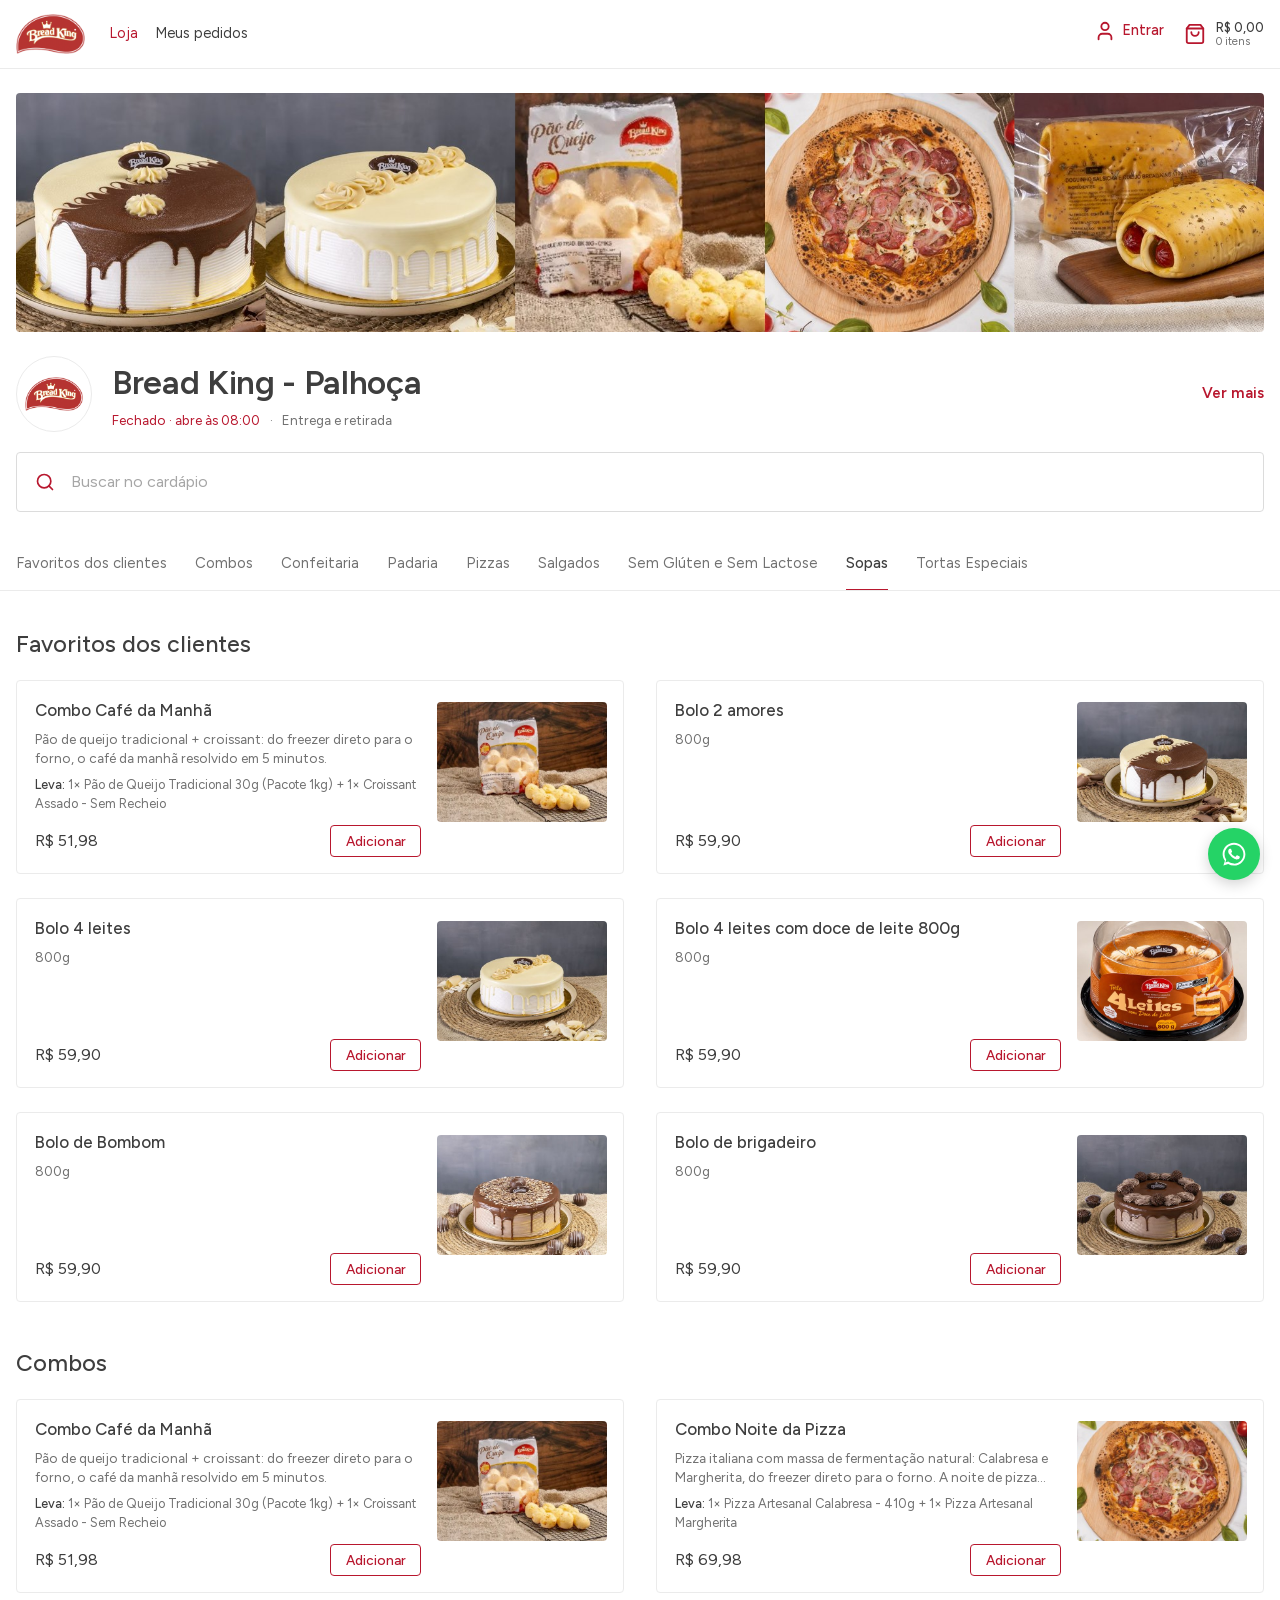
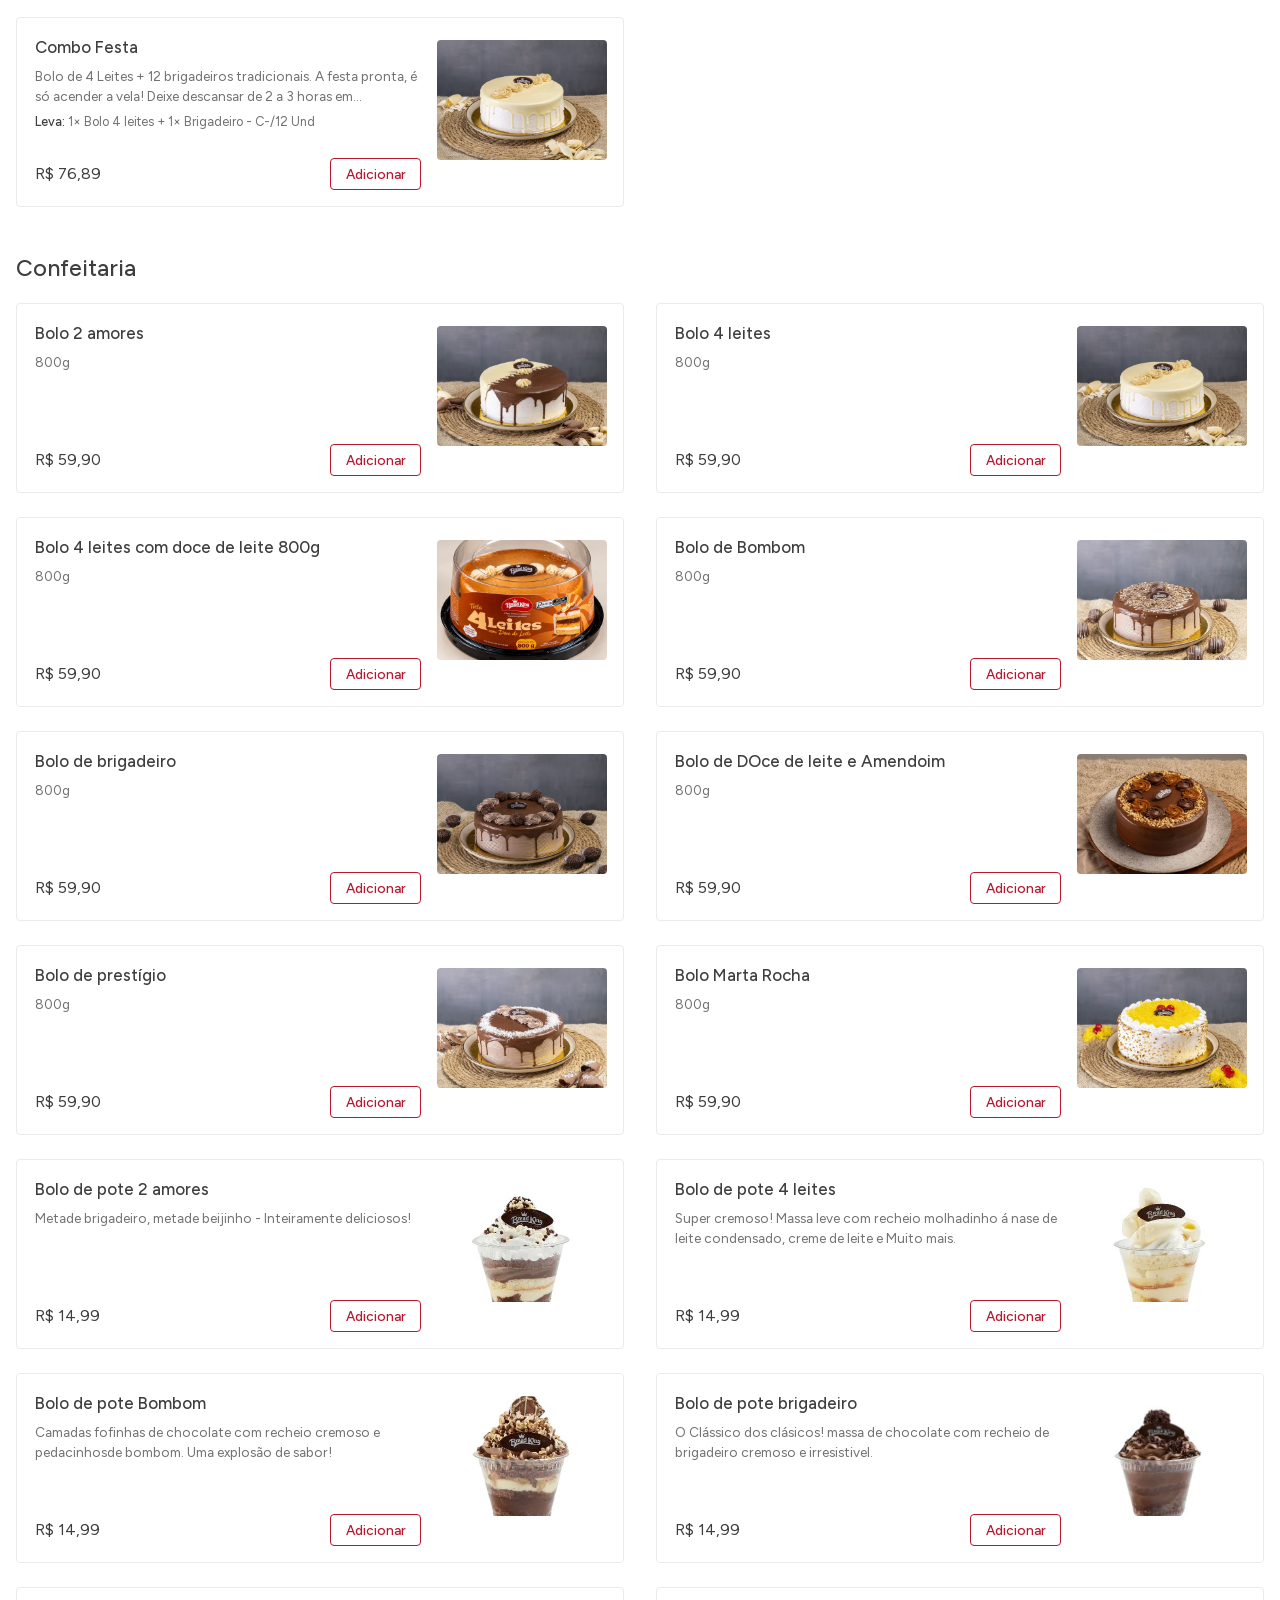
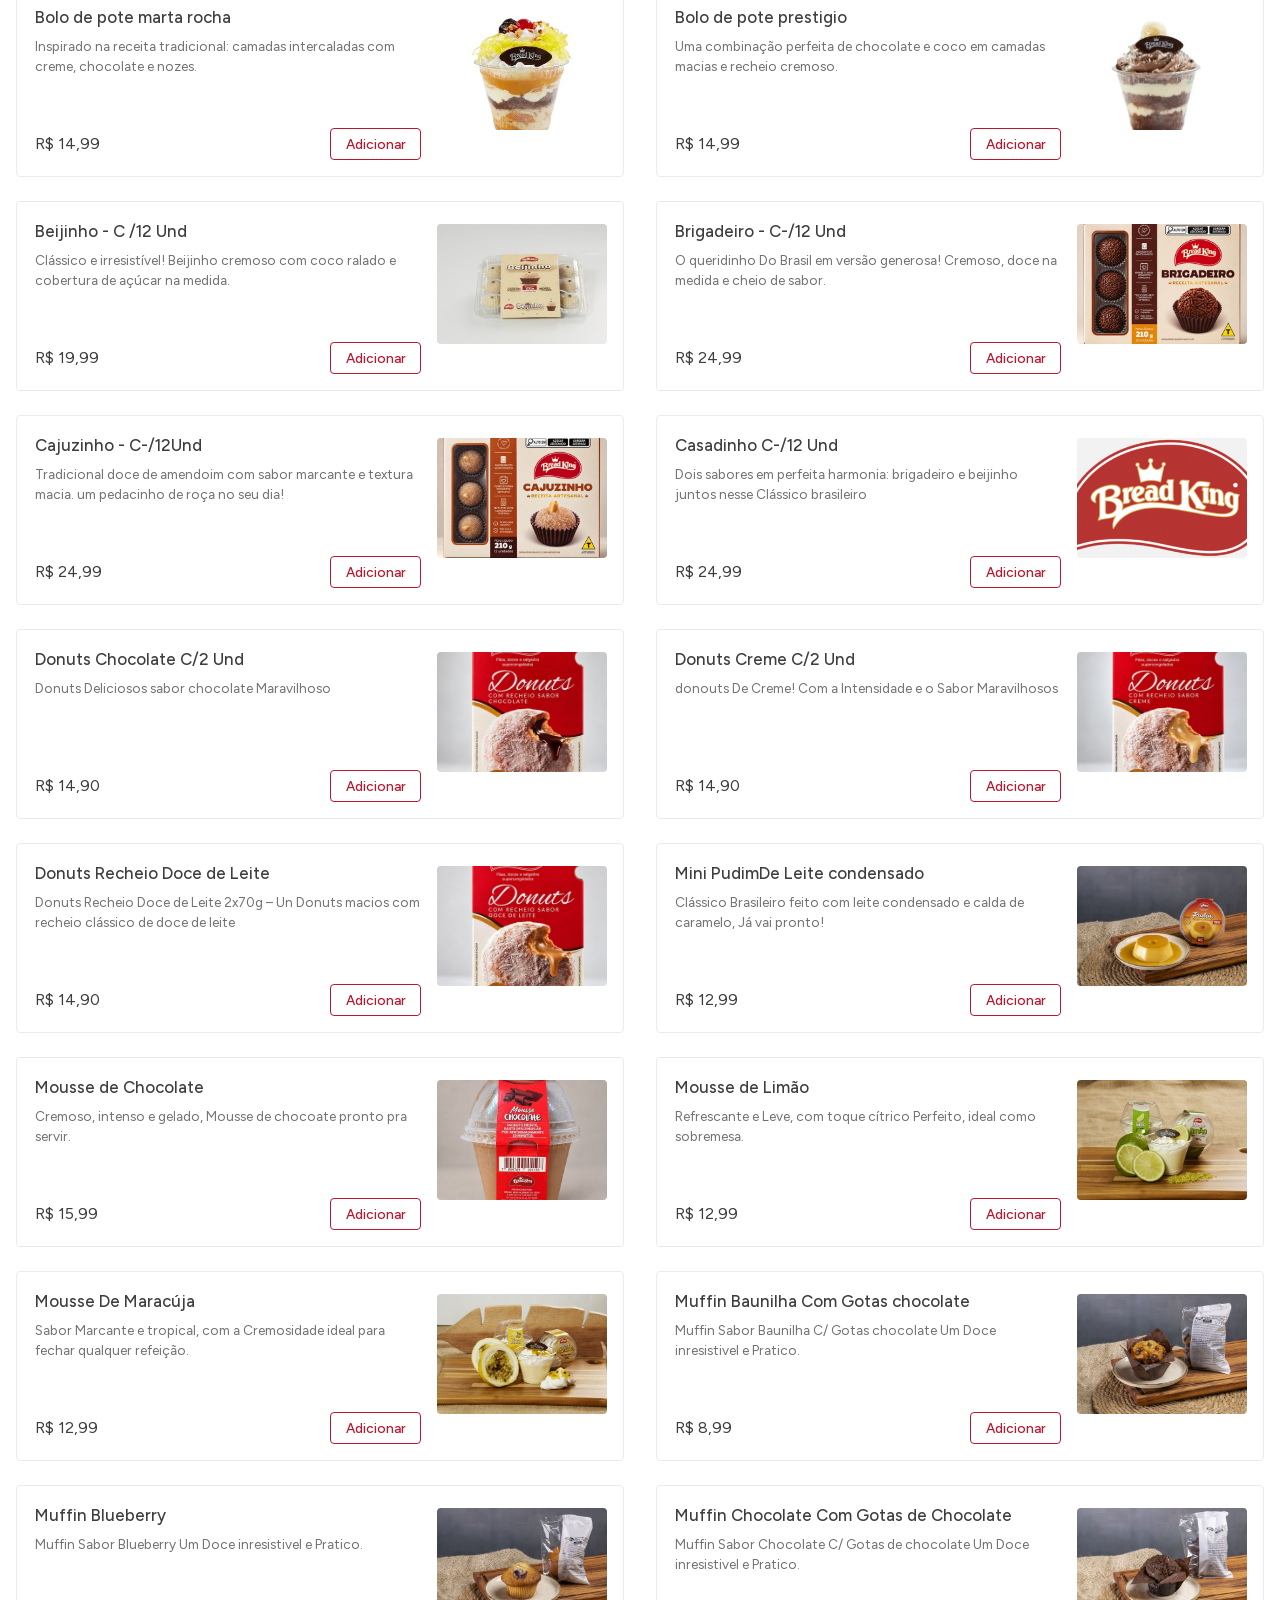
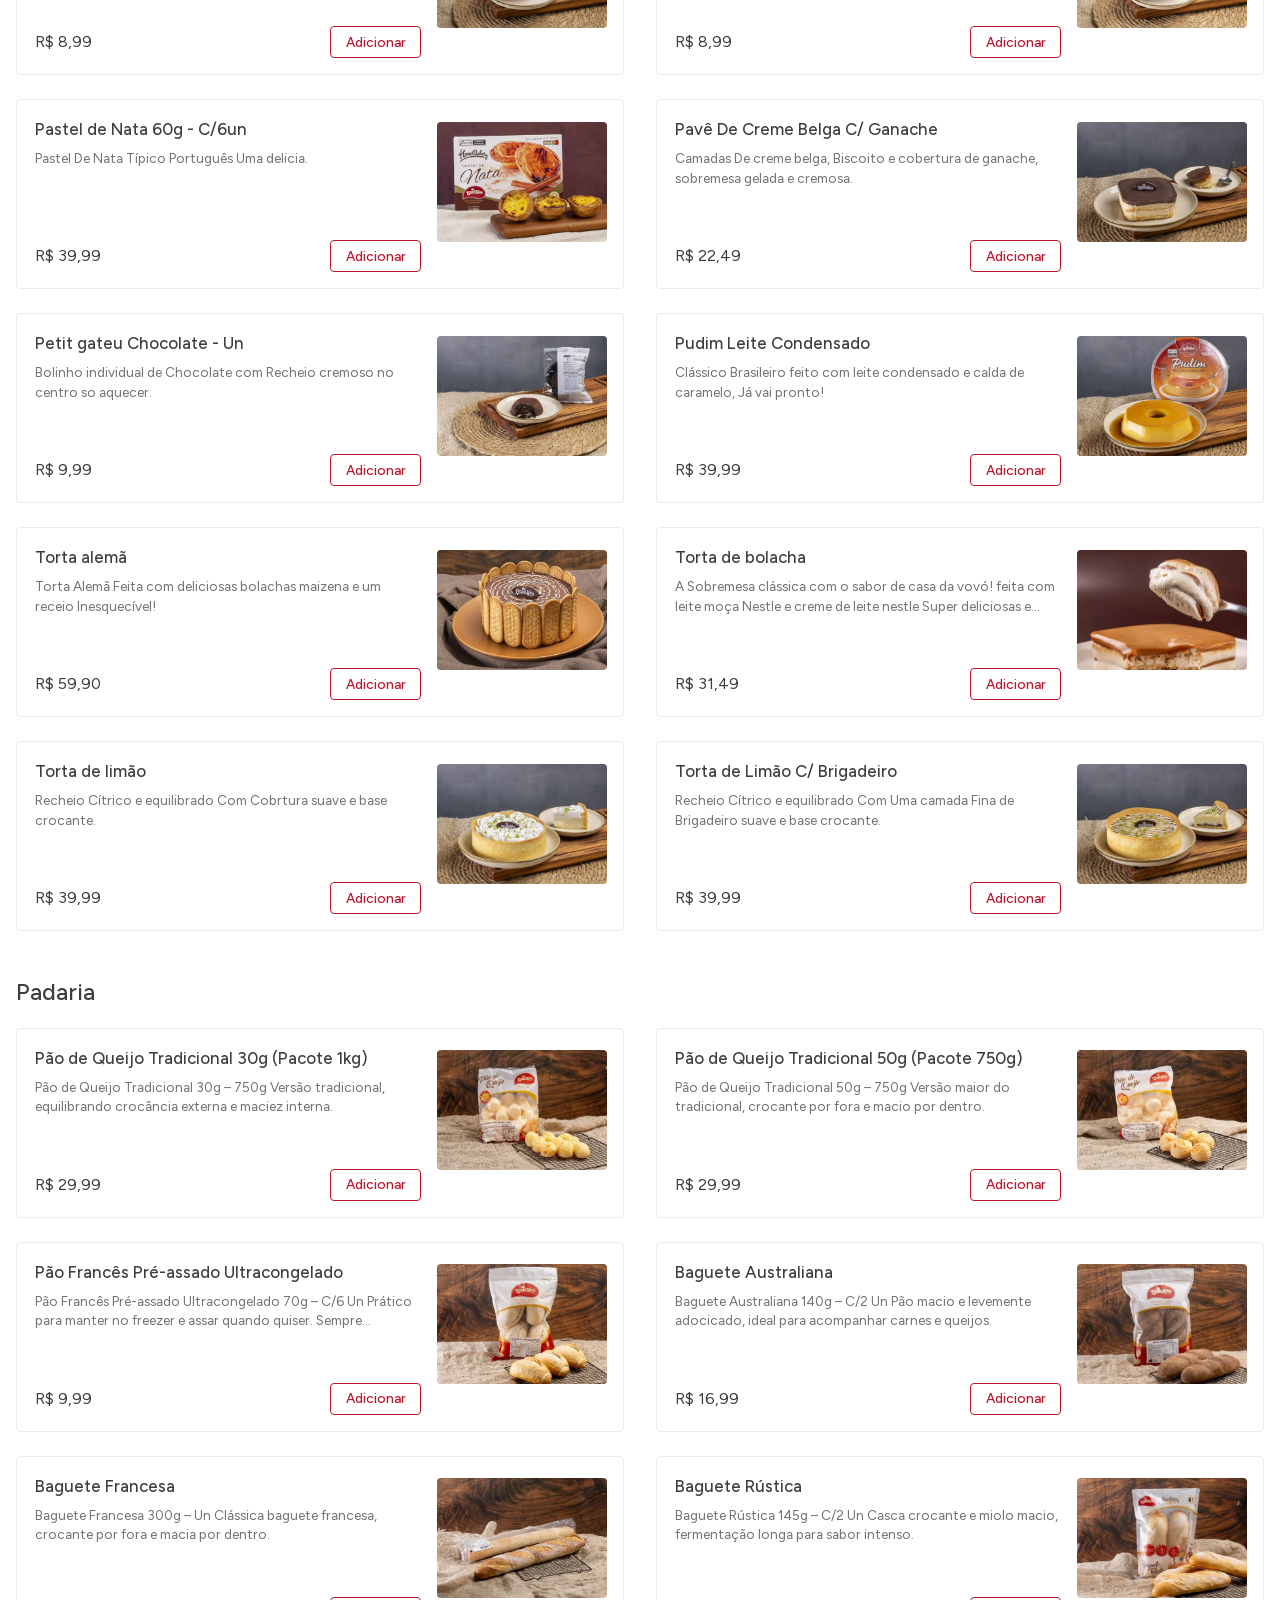
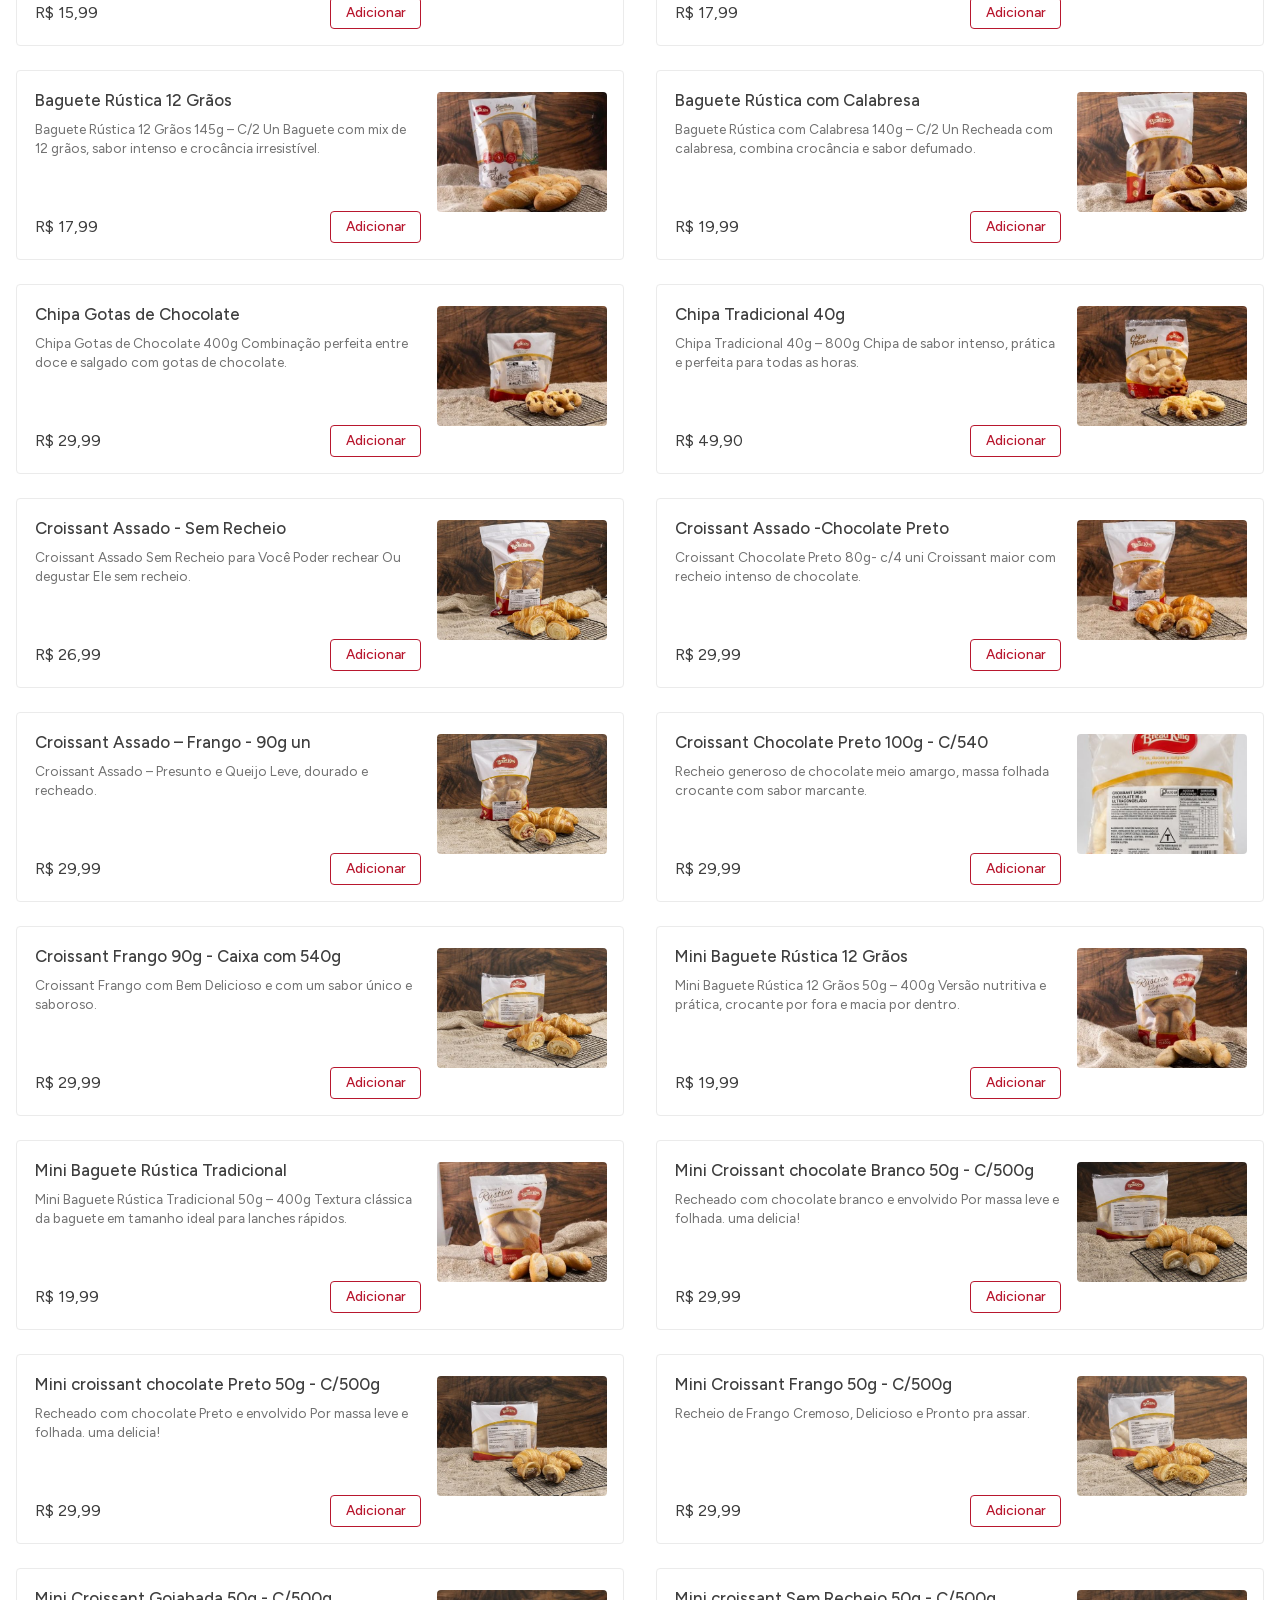
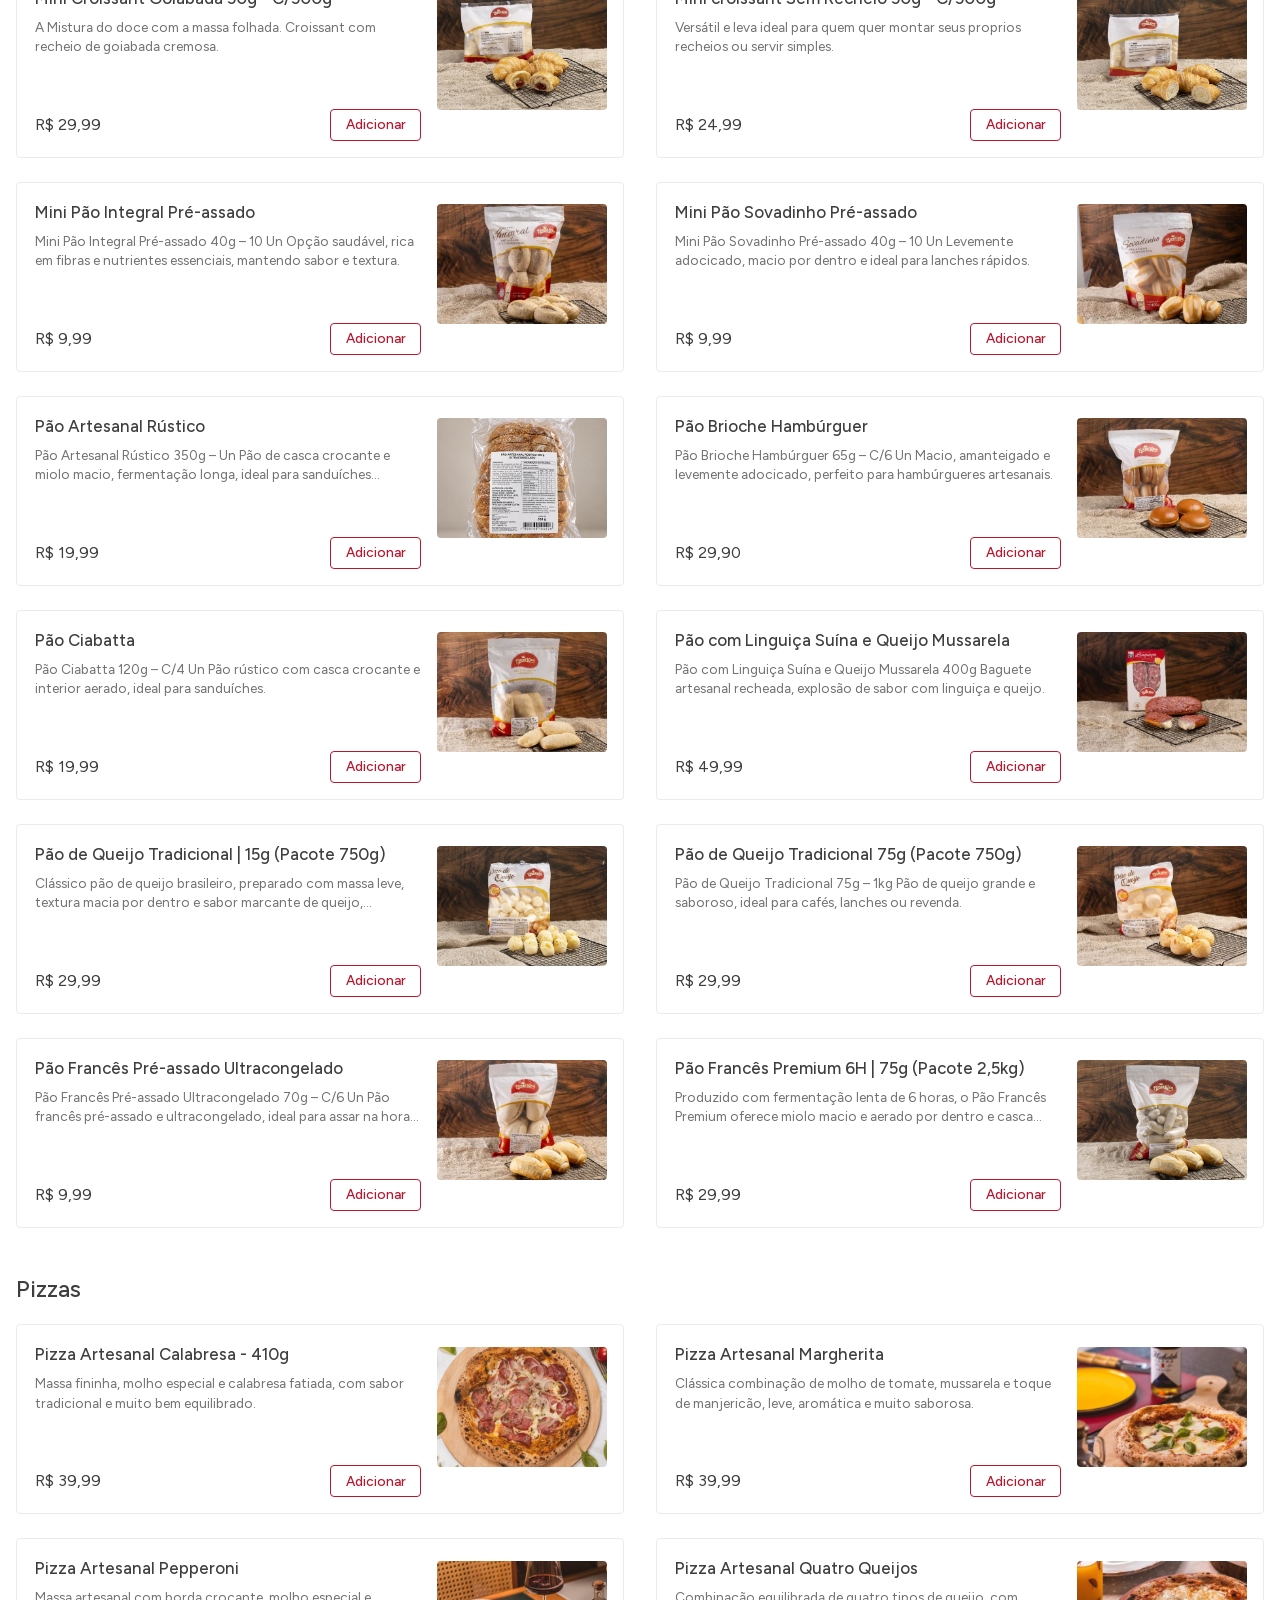
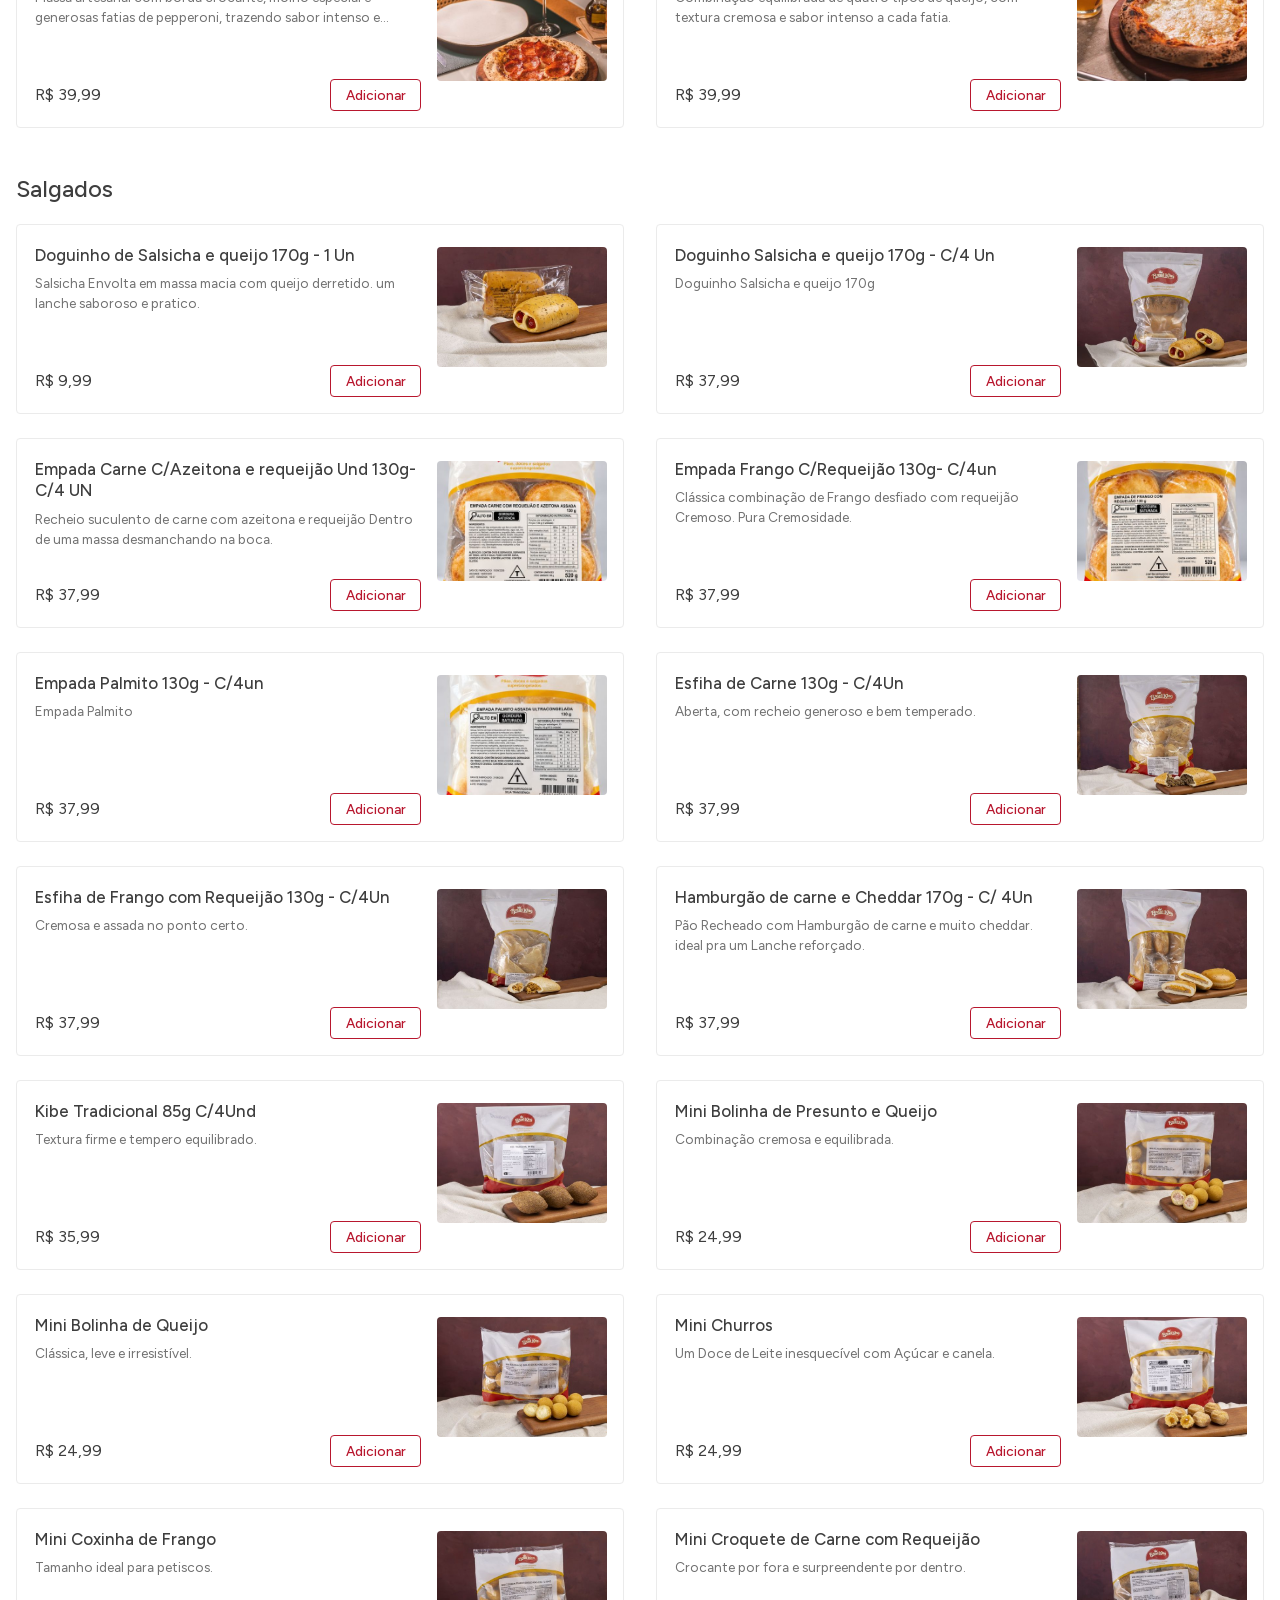
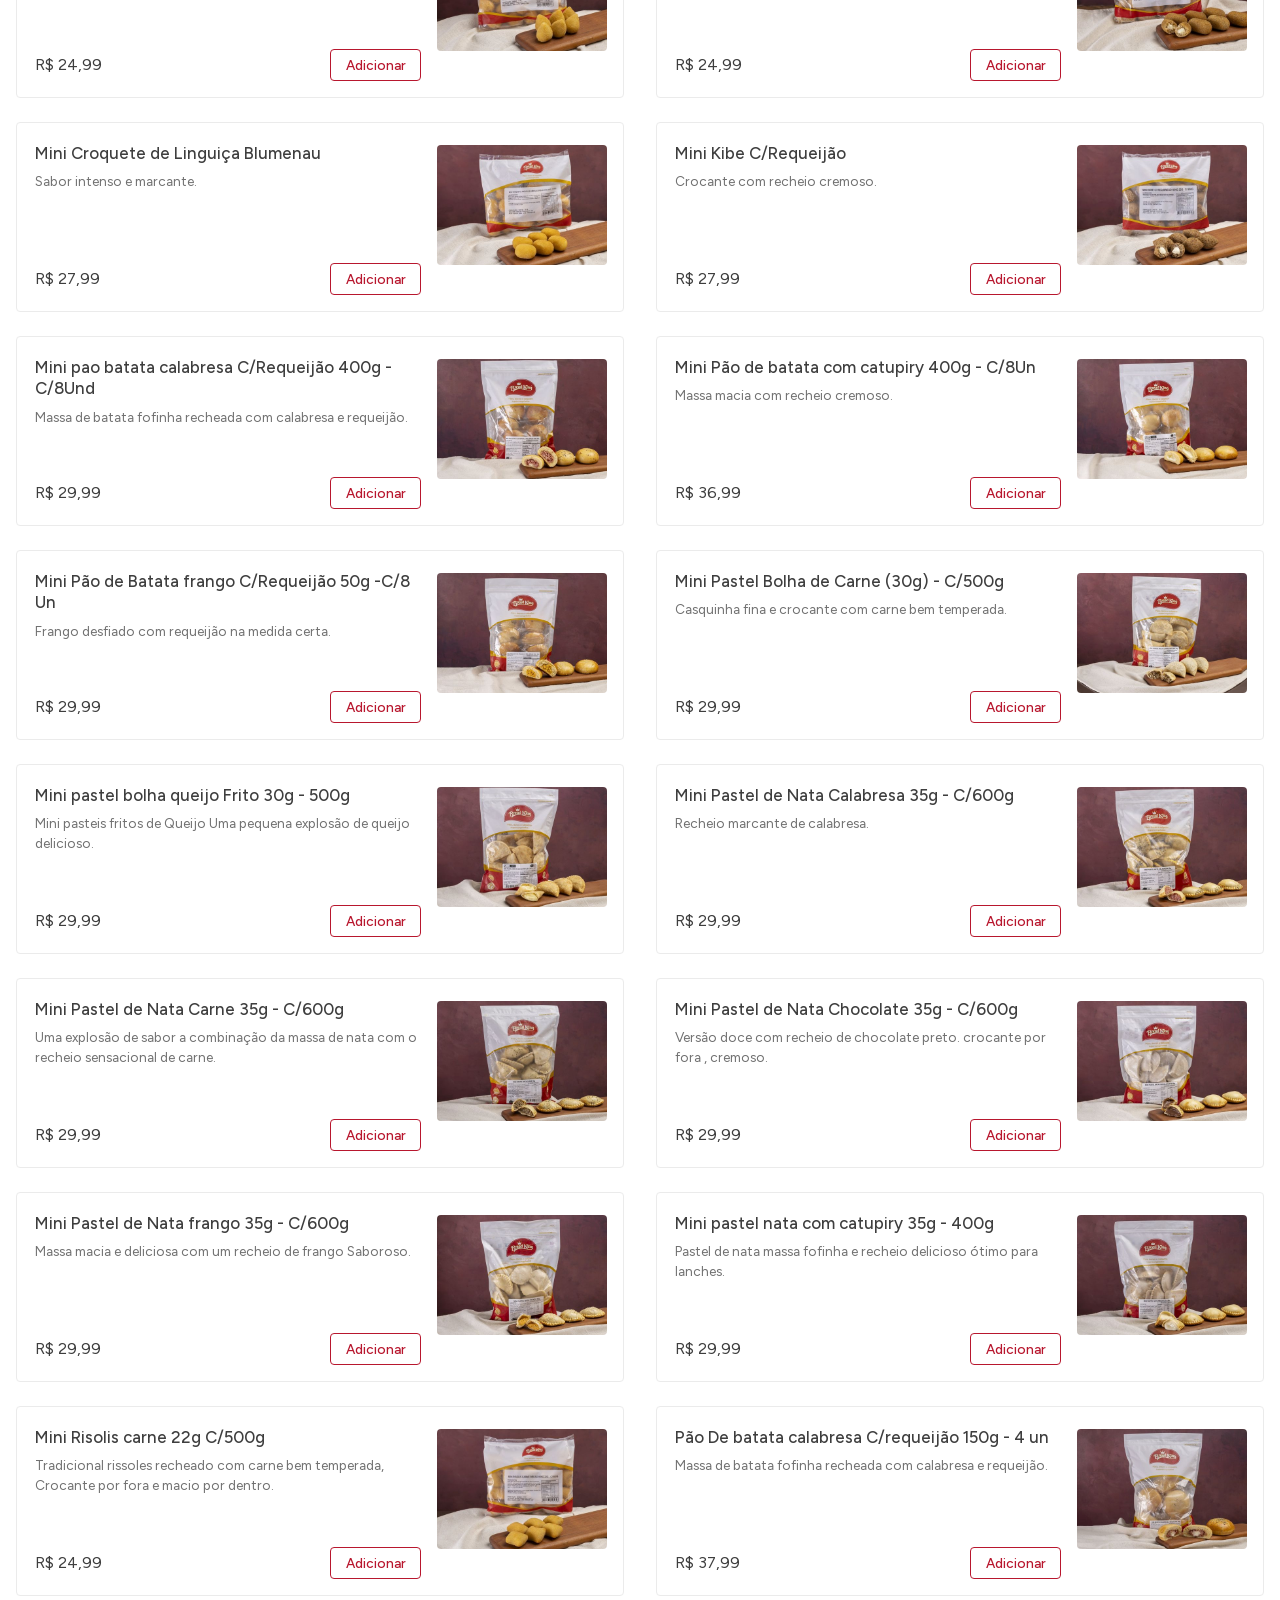
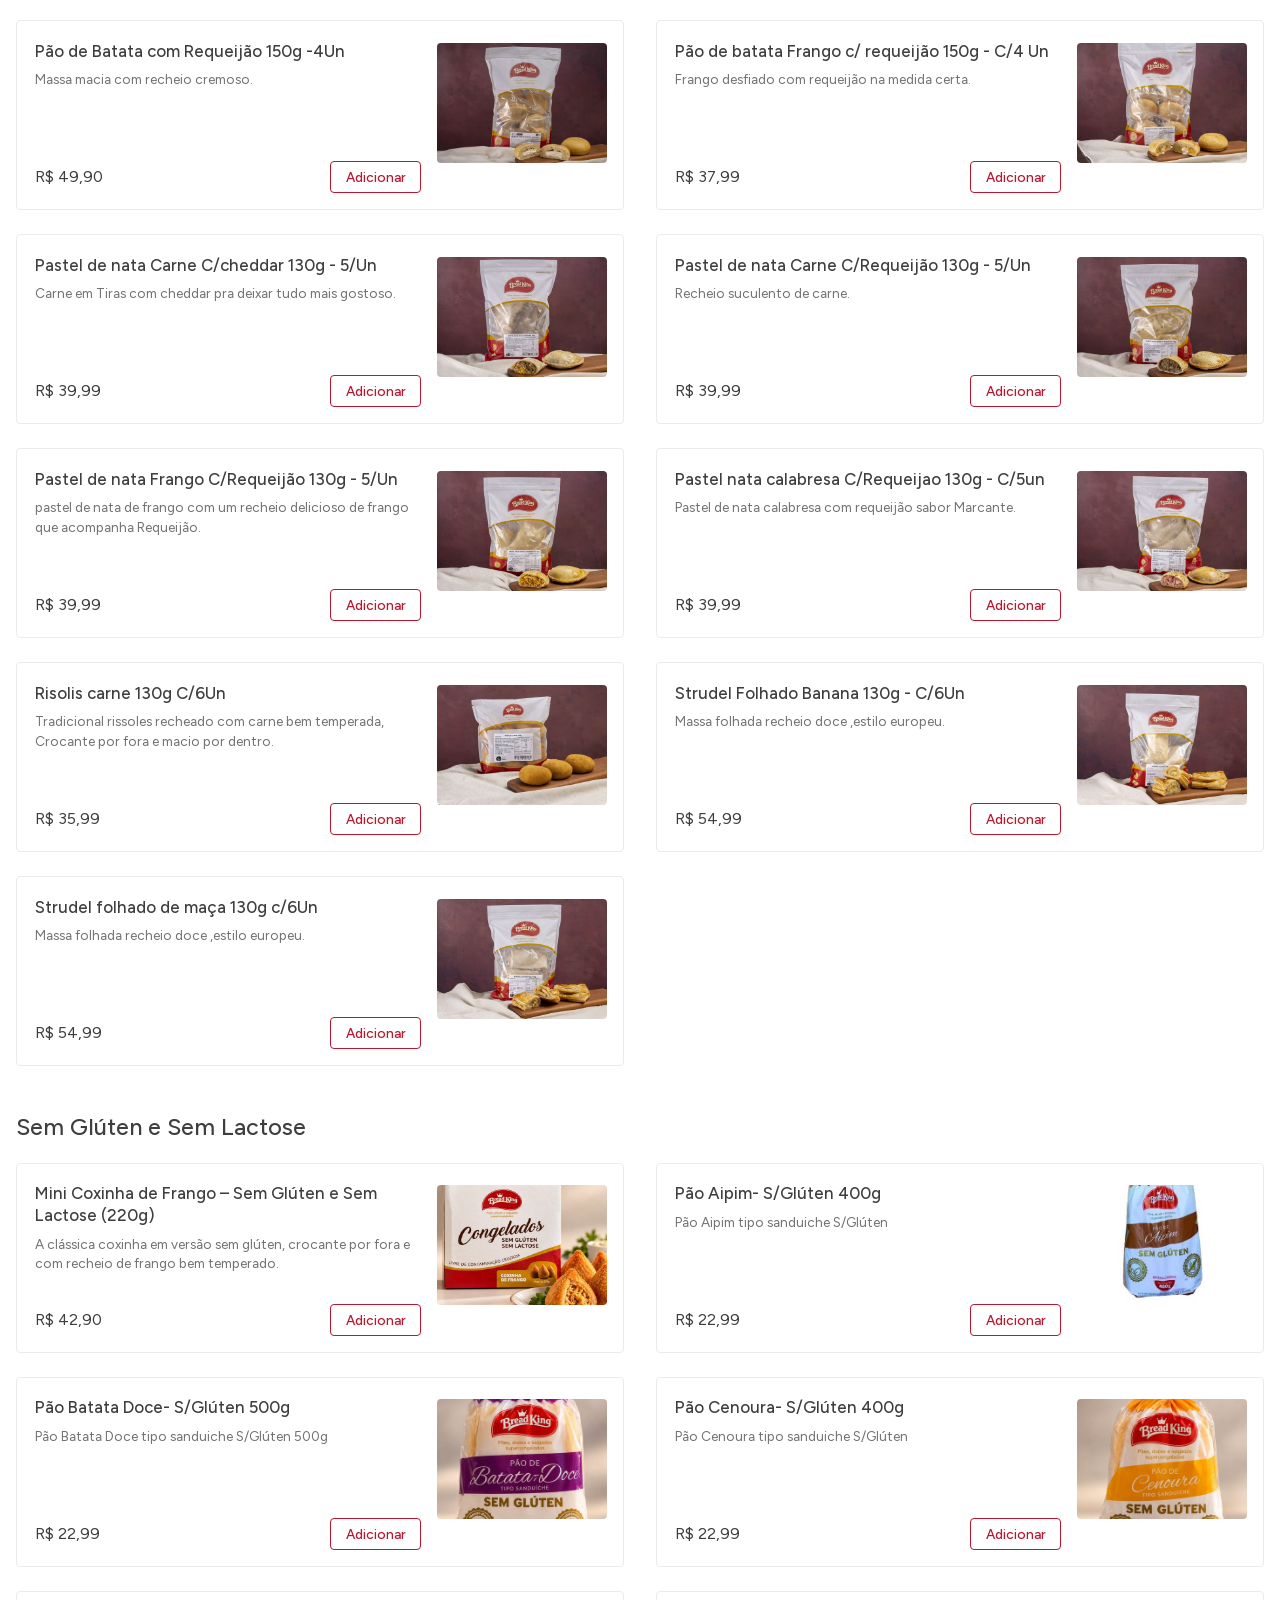
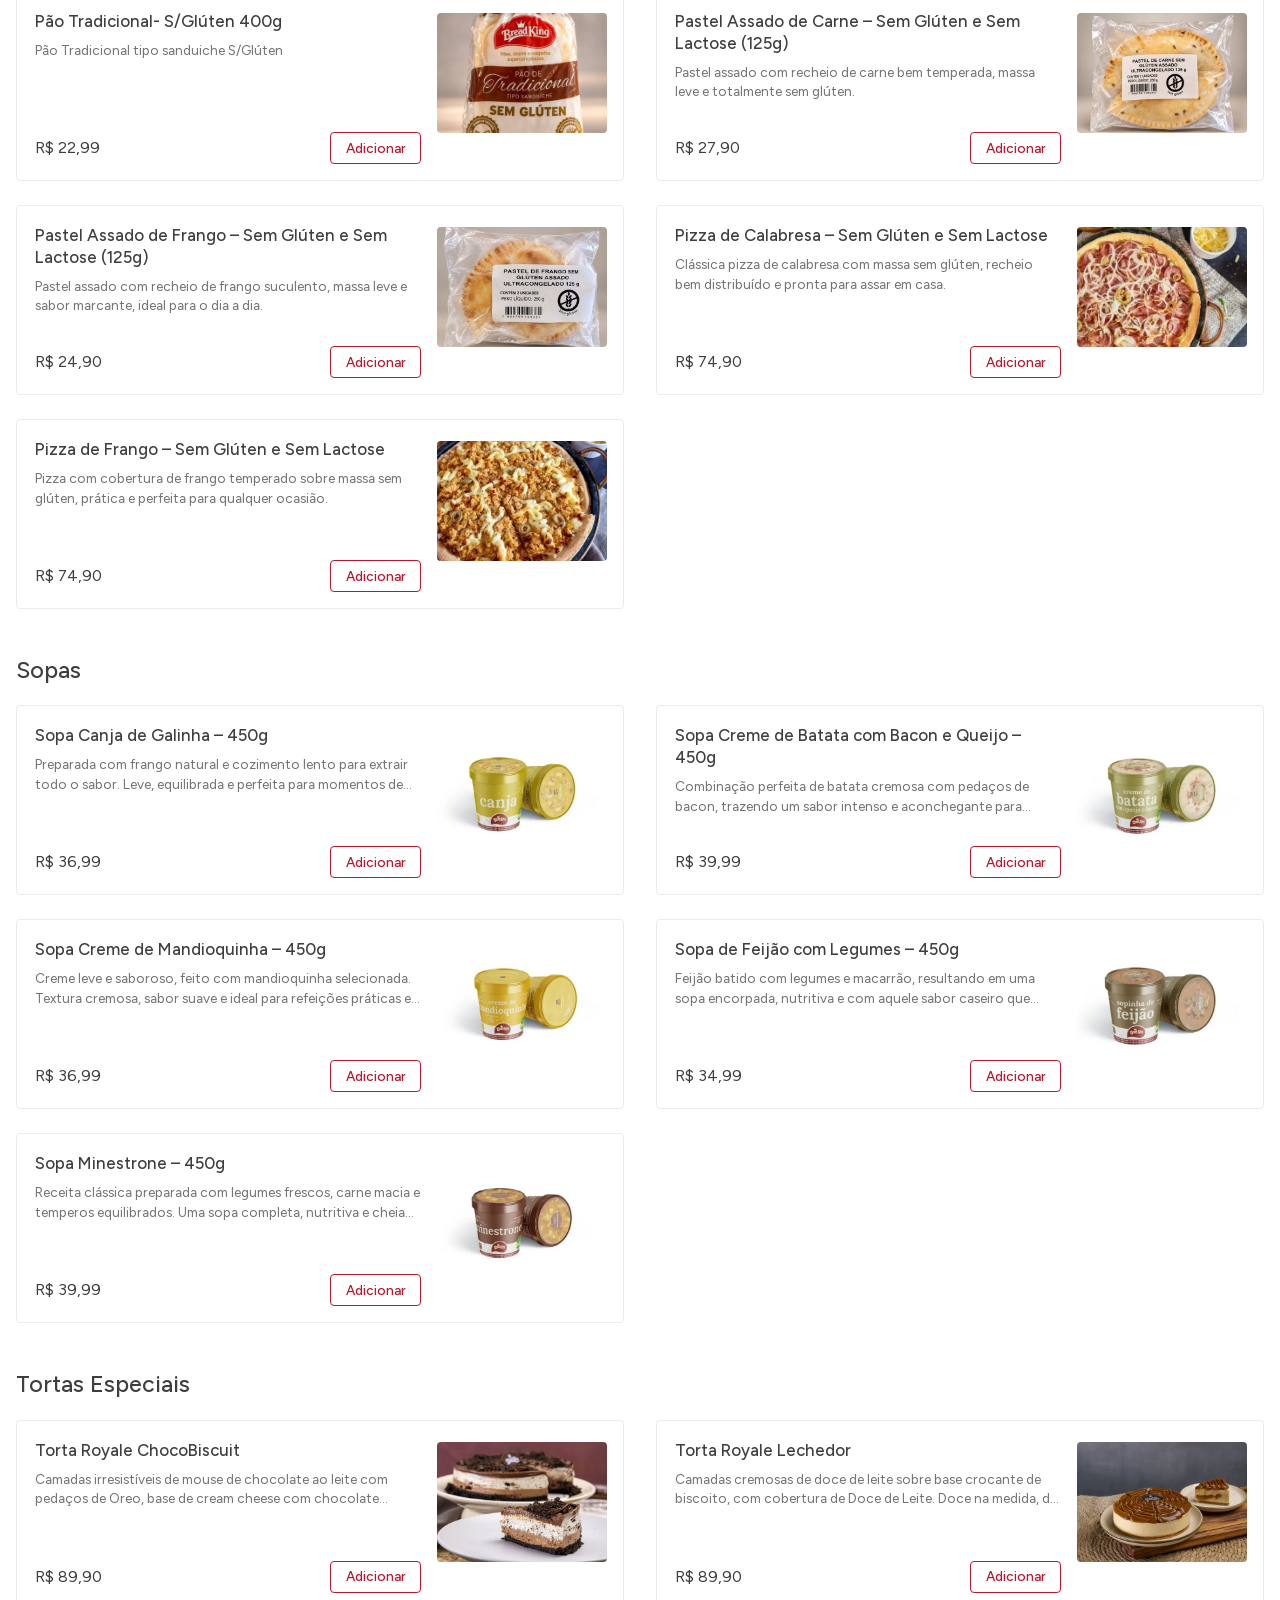
<file: site/index.html>
<!doctype html>
<html lang="pt-BR">
<head>
<meta charset="UTF-8"/><meta name="viewport" content="width=device-width, initial-scale=1.0"/><meta name="author" content="Bread King Palhoça"/><link rel="icon" type="image/png" href="imagens/marca/logo-bread-king.png"/><link rel="stylesheet" href="estilos/fontes.css"/><link rel="stylesheet" href="estilos/referencia.css"/><link rel="stylesheet" href="estilos/tema.css"/><link rel="stylesheet" href="estilos/extra.css"/><script src="dados/unidade.js"></script><script src="dados/catalogo.js"></script><script src="js/banco.js"></script><script src="js/icones.js"></script><script src="js/comum.js"></script><script src="js/conta.js"></script>
<title>Bread King Palhoça · Cardápio e delivery</title>
<meta name="description" content="Cardápio da Bread King Palhoça. Pães, salgados, pizzas e confeitaria congelados, prontos em minutos. Peça no site."/>
<script src="js/cardapio.js"></script>
</head>
<body>
<header id="topo"></header>
<main>
  <div id="hero-loja"></div>
  <div class="nav-cats"><div id="nav-categorias" class="container mx-auto trilho"></div></div>
  <div class="container mx-auto px-4" id="categorias"></div>
</main>
<footer></footer>
</body>
</html>
</file>
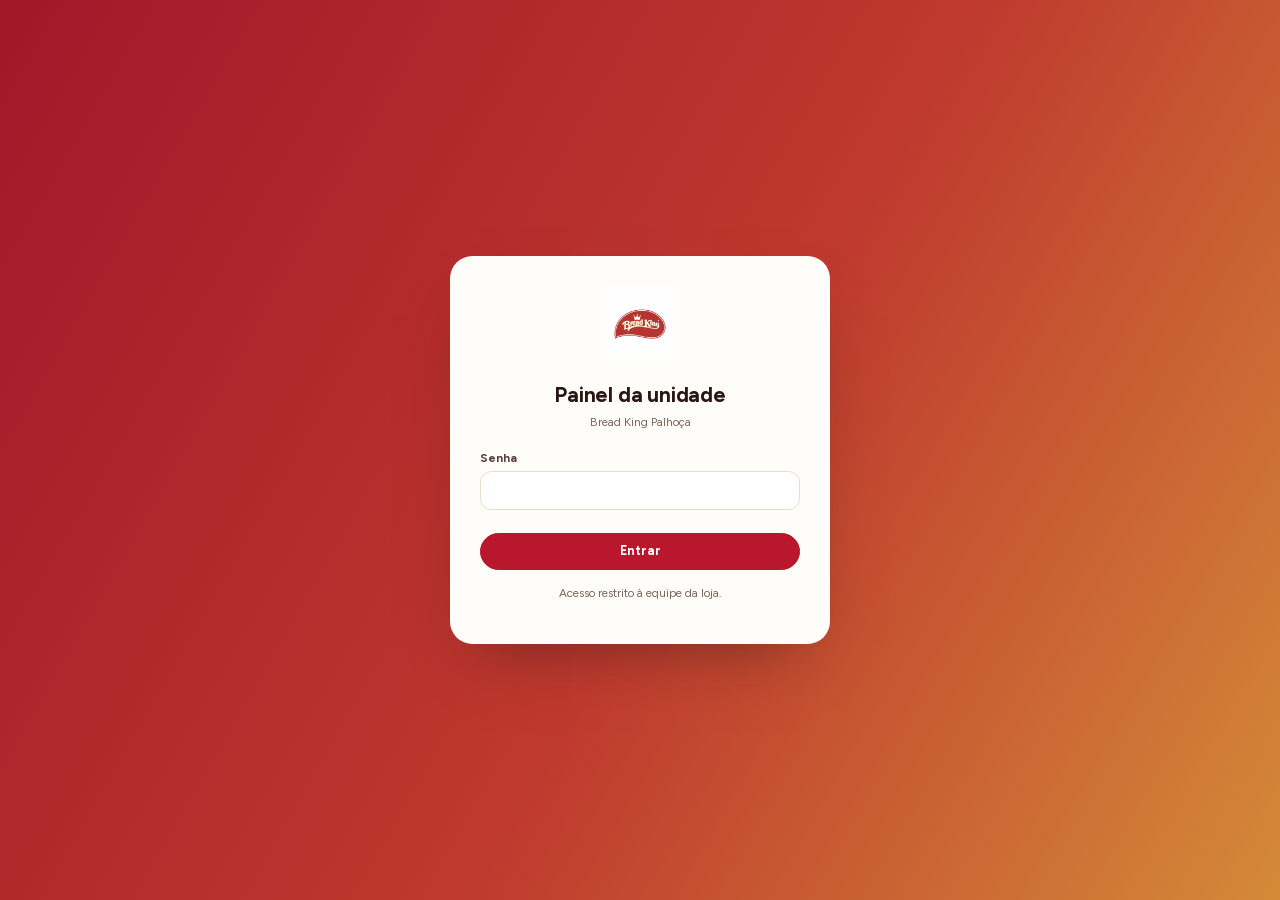
<file: site/admin/index.html>
<!doctype html>
<html lang="pt-BR">
<head>
<meta charset="UTF-8"/><meta name="viewport" content="width=device-width, initial-scale=1.0"/><meta name="robots" content="noindex,nofollow"/>
<title>Bread King Palhoça</title>
<link rel="icon" type="image/png" href="../imagens/marca/logo-bread-king-CVrHv7_B.png"/>
<link rel="stylesheet" href="../estilos/fontes.css"/><link rel="stylesheet" href="admin.css"/><link rel="stylesheet" href="pedidos.css"/>
<script src="../dados/unidade.js"></script><script src="../dados/catalogo.js"></script><script src="../js/banco.js"></script><script src="../js/icones.js"></script>
<script src="admin.js" defer></script>
</head>
<body>
<div id="login" class="login hidden"><form class="caixa" id="form-login"><img src="../imagens/marca/logo-bread-king-CVrHv7_B.png" alt="Bread King"/><h1 style="font-size:1.4rem">Painel da unidade</h1><p class="mini" style="margin:.25rem 0 1.25rem" id="login-unidade"></p><label class="campo" style="text-align:left">Senha<input type="password" id="senha" autocomplete="current-password" required/></label><p class="mini" id="login-erro" style="color:#9E1B2B;margin:.5rem 0 0"></p><button class="btn primario" style="width:100%;justify-content:center;margin-top:1rem">Entrar</button><p class="mini" style="margin-top:1rem">Acesso restrito à equipe da loja.</p></form></div>
<div id="app" class="app hidden">
  <aside class="lateral">
    <div class="marca"><img src="../imagens/marca/logo-bread-king-CVrHv7_B.png" alt=""/><div><b>Bread King</b><small id="lateral-unidade"></small></div></div>
    <nav id="menu"></nav>
    <div class="rodape"><a href="../index.html" target="_blank">↗ Abrir o site</a><a href="#" id="sair">Sair</a><div style="margin-top:.5rem">Modo simulação · dados neste navegador</div></div>
  </aside>
  <main class="conteudo" id="tela"></main>
</div>
</body>
</html>
</file>
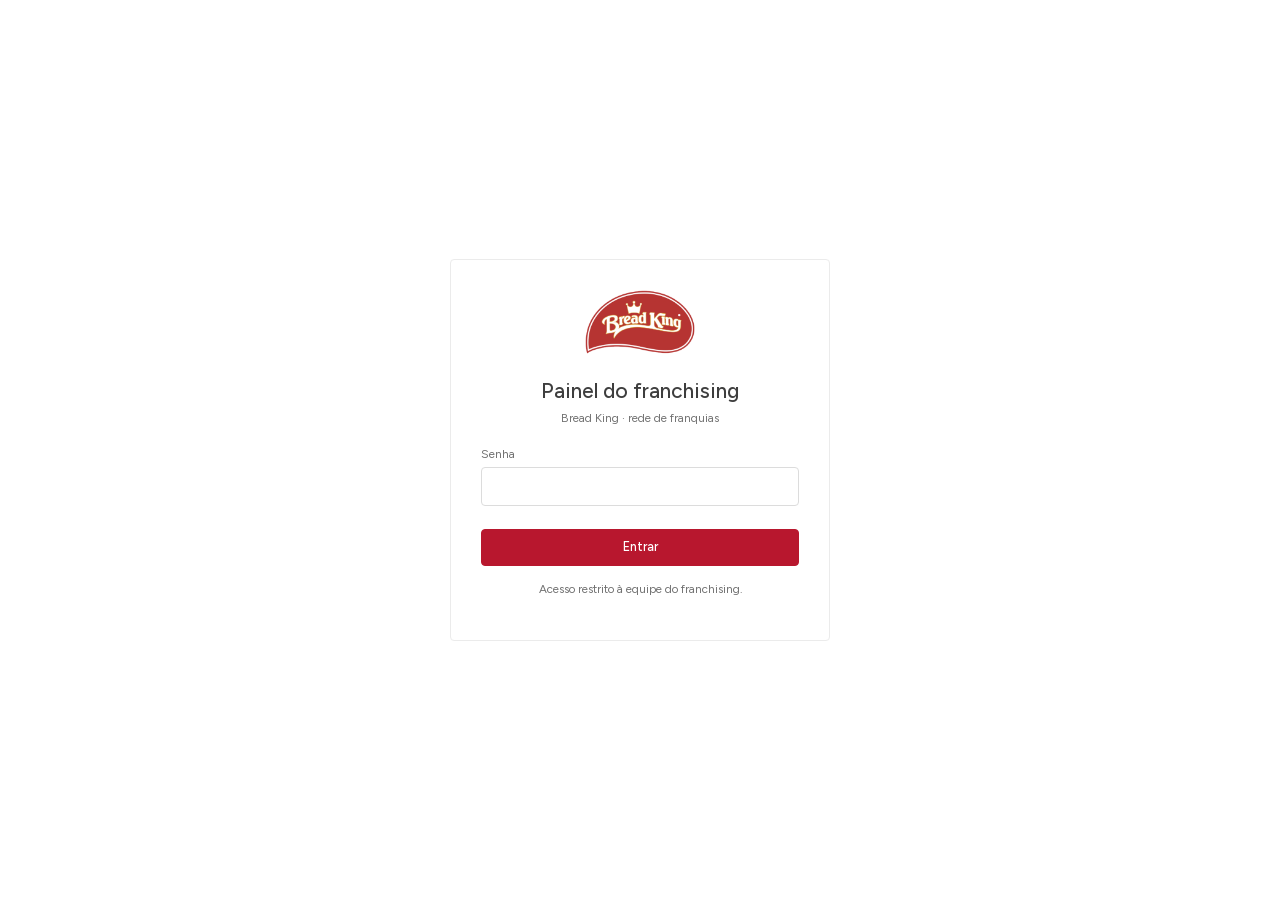
<file: site/franqueadora/index.html>
<!doctype html>
<html lang="pt-BR">
<head>
<meta charset="UTF-8"/><meta name="viewport" content="width=device-width, initial-scale=1.0"/><meta name="robots" content="noindex,nofollow"/>
<title>Painel Franchising</title>
<link rel="icon" type="image/png" href="../imagens/marca/logo-bread-king.png"/>
<link rel="stylesheet" href="../estilos/fontes.css"/><link rel="stylesheet" href="../admin/admin-v2.css"/><link rel="stylesheet" href="franqueadora.css"/>
<script src="../dados/unidade.js"></script><script src="../dados/catalogo.js"></script><script src="../js/banco.js"></script><script src="../js/icones.js"></script>
<script src="rede-dados.js"></script>
<script src="franqueadora.js" defer></script>
</head>
<body>
<div id="login" class="login hidden"><form class="caixa" id="form-login"><img src="../imagens/marca/logo-bread-king.png" alt="Bread King"/><h1 style="font-size:1.4rem">Painel do franchising</h1><p class="mini" style="margin:.25rem 0 1.25rem">Bread King · rede de franquias</p><label class="campo" style="text-align:left">Senha<input type="password" id="senha" autocomplete="current-password" required/></label><p class="mini" id="login-erro" style="color:#9E1B2B;margin:.5rem 0 0"></p><button class="btn primario" style="width:100%;justify-content:center;margin-top:1rem">Entrar</button><p class="mini" style="margin-top:1rem">Acesso restrito à equipe do franchising.</p></form></div>
<div id="app" class="app hidden">
  <aside class="lateral">
    <div class="marca"><img src="../imagens/marca/logo-bread-king.png" alt=""/><div><b>Bread King</b><small>Franchising</small></div></div>
    <nav id="menu"></nav>
    <div class="rodape"><a href="#" id="sair">Sair</a><div style="margin-top:.5rem">Modo simulação · dados fictícios das 3 unidades (Palhoça soma os pedidos reais do site)</div></div>
  </aside>
  <main class="conteudo" id="tela"></main>
</div>
</body>
</html>
</file>
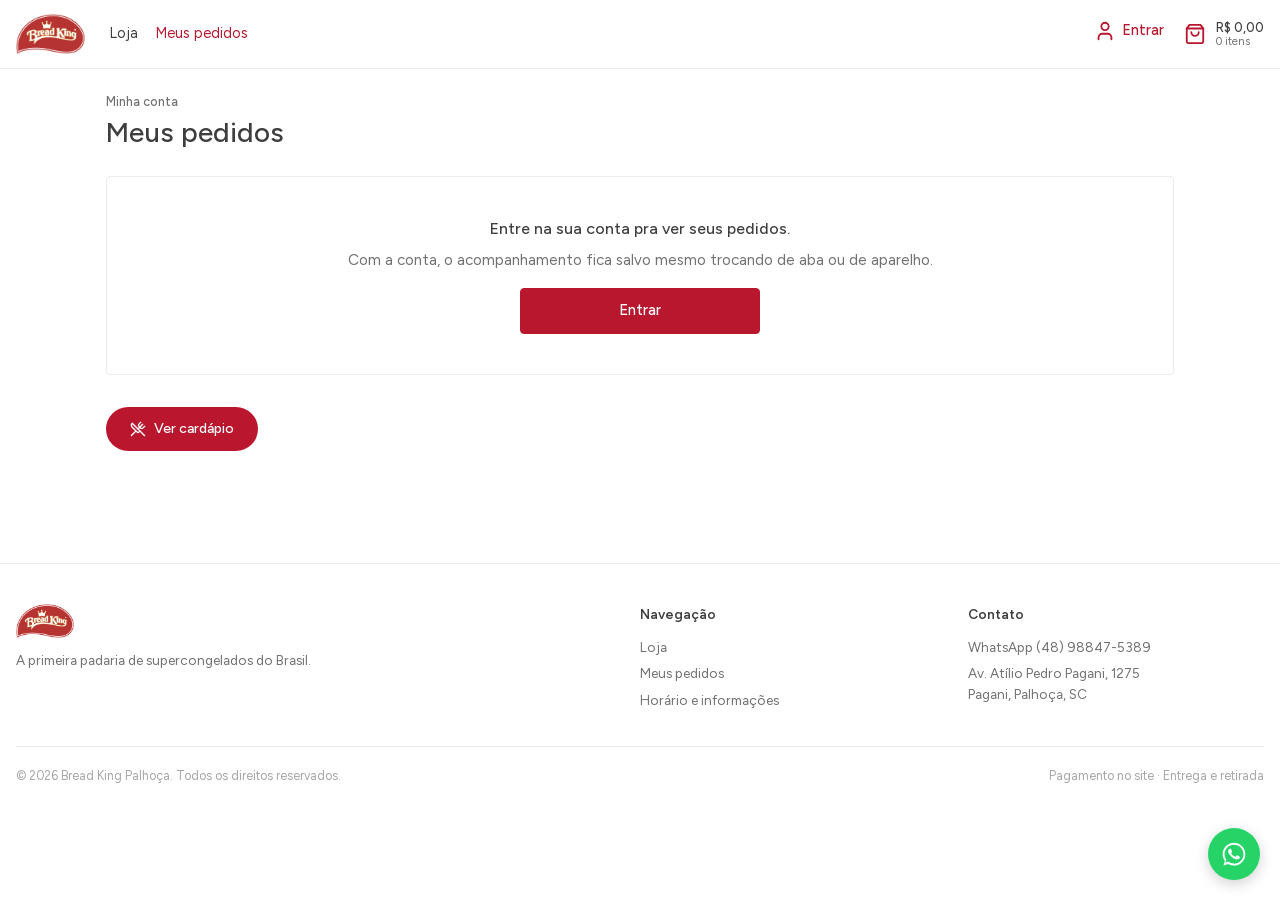
<file: site/acompanhamento.html>
<!doctype html>
<html lang="pt-BR">
<head>
<meta charset="UTF-8"/><meta name="viewport" content="width=device-width, initial-scale=1.0"/><meta name="author" content="Bread King Palhoça"/><link rel="icon" type="image/png" href="imagens/marca/logo-bread-king.png"/><link rel="stylesheet" href="estilos/fontes.css"/><link rel="stylesheet" href="estilos/referencia.css"/><link rel="stylesheet" href="estilos/tema.css"/><link rel="stylesheet" href="estilos/extra.css"/><script src="dados/unidade.js"></script><script src="dados/catalogo.js"></script><script src="js/banco.js"></script><script src="js/icones.js"></script><script src="js/comum.js"></script><script src="js/conta.js"></script>
<title>Meus pedidos · Bread King Palhoça</title>
<meta name="robots" content="noindex"/>
<script src="js/acompanhamento.js"></script>
</head>
<body data-sem-barra="1">
<div class="min-h-screen bg-background">
<header id="topo"></header>
<main class="pagina"><div id="acomp"></div></main>
<footer></footer>
</div>
</body>
</html>
</file>
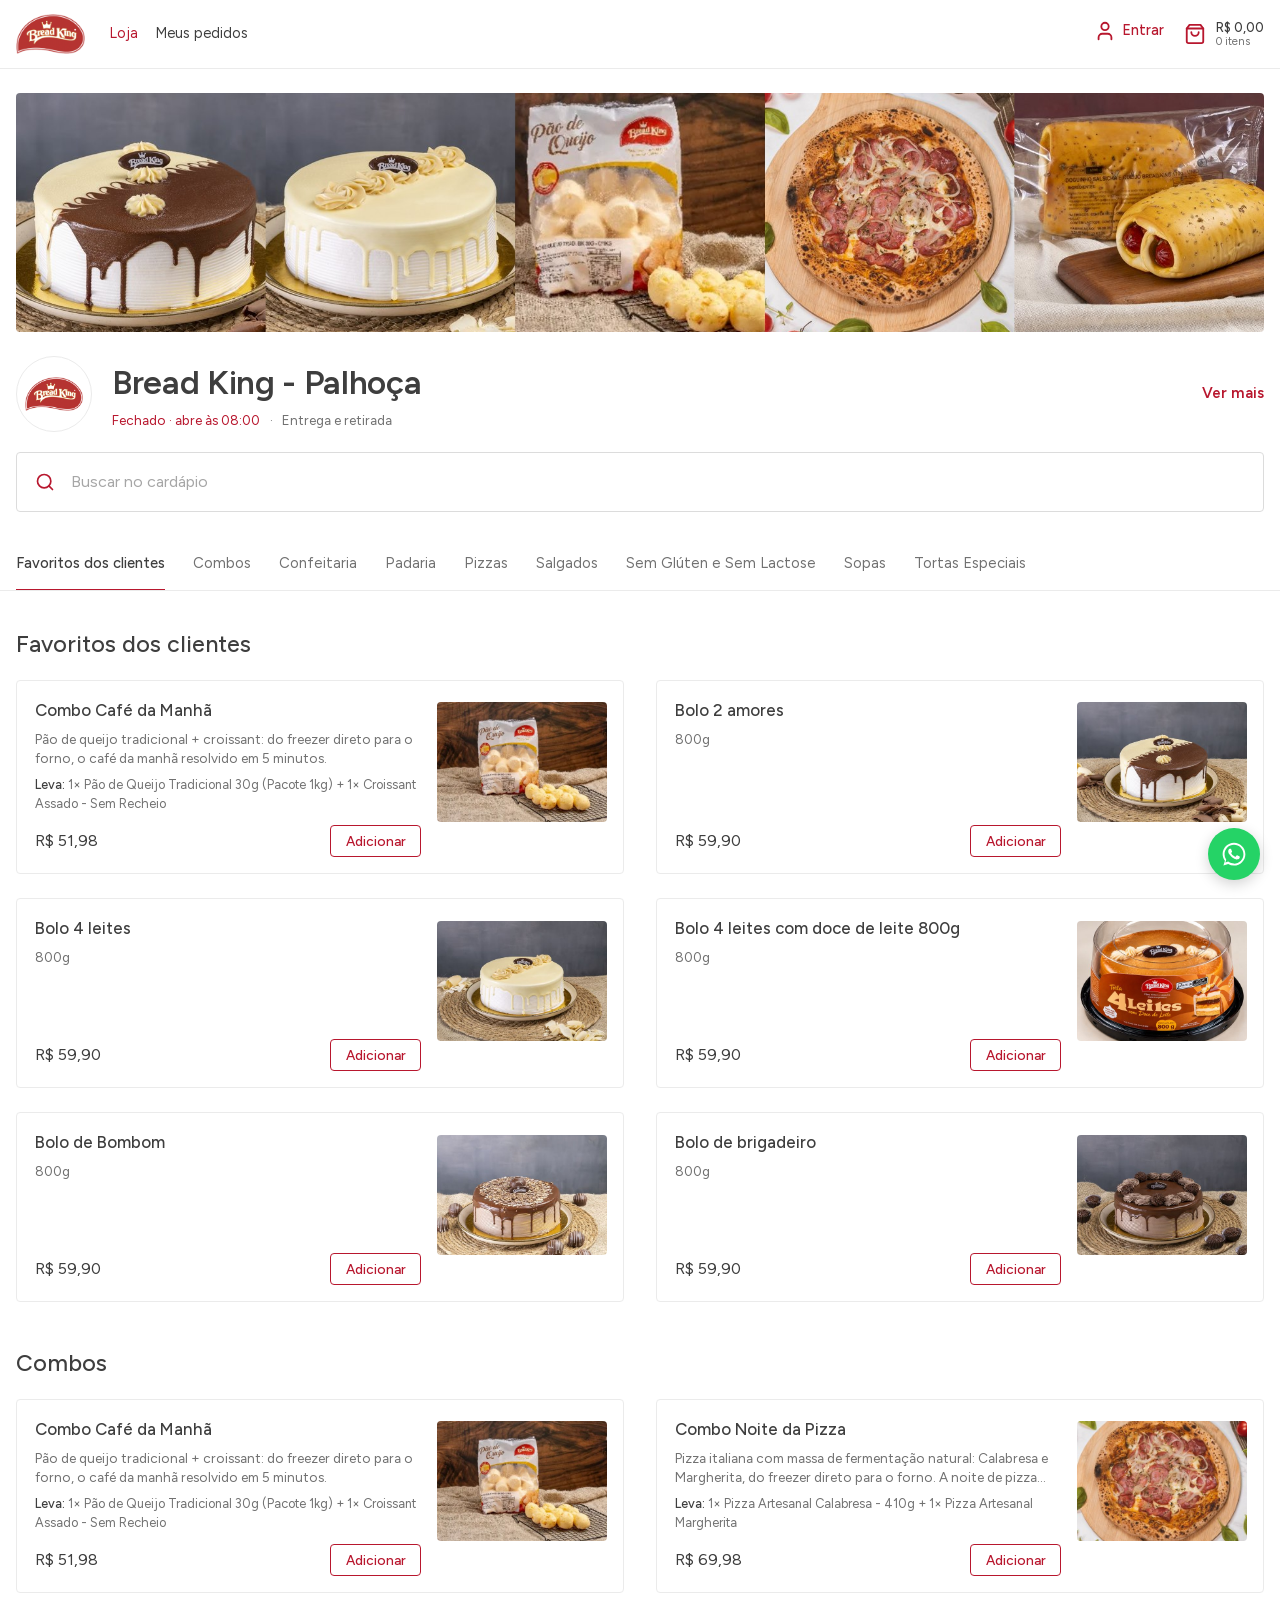
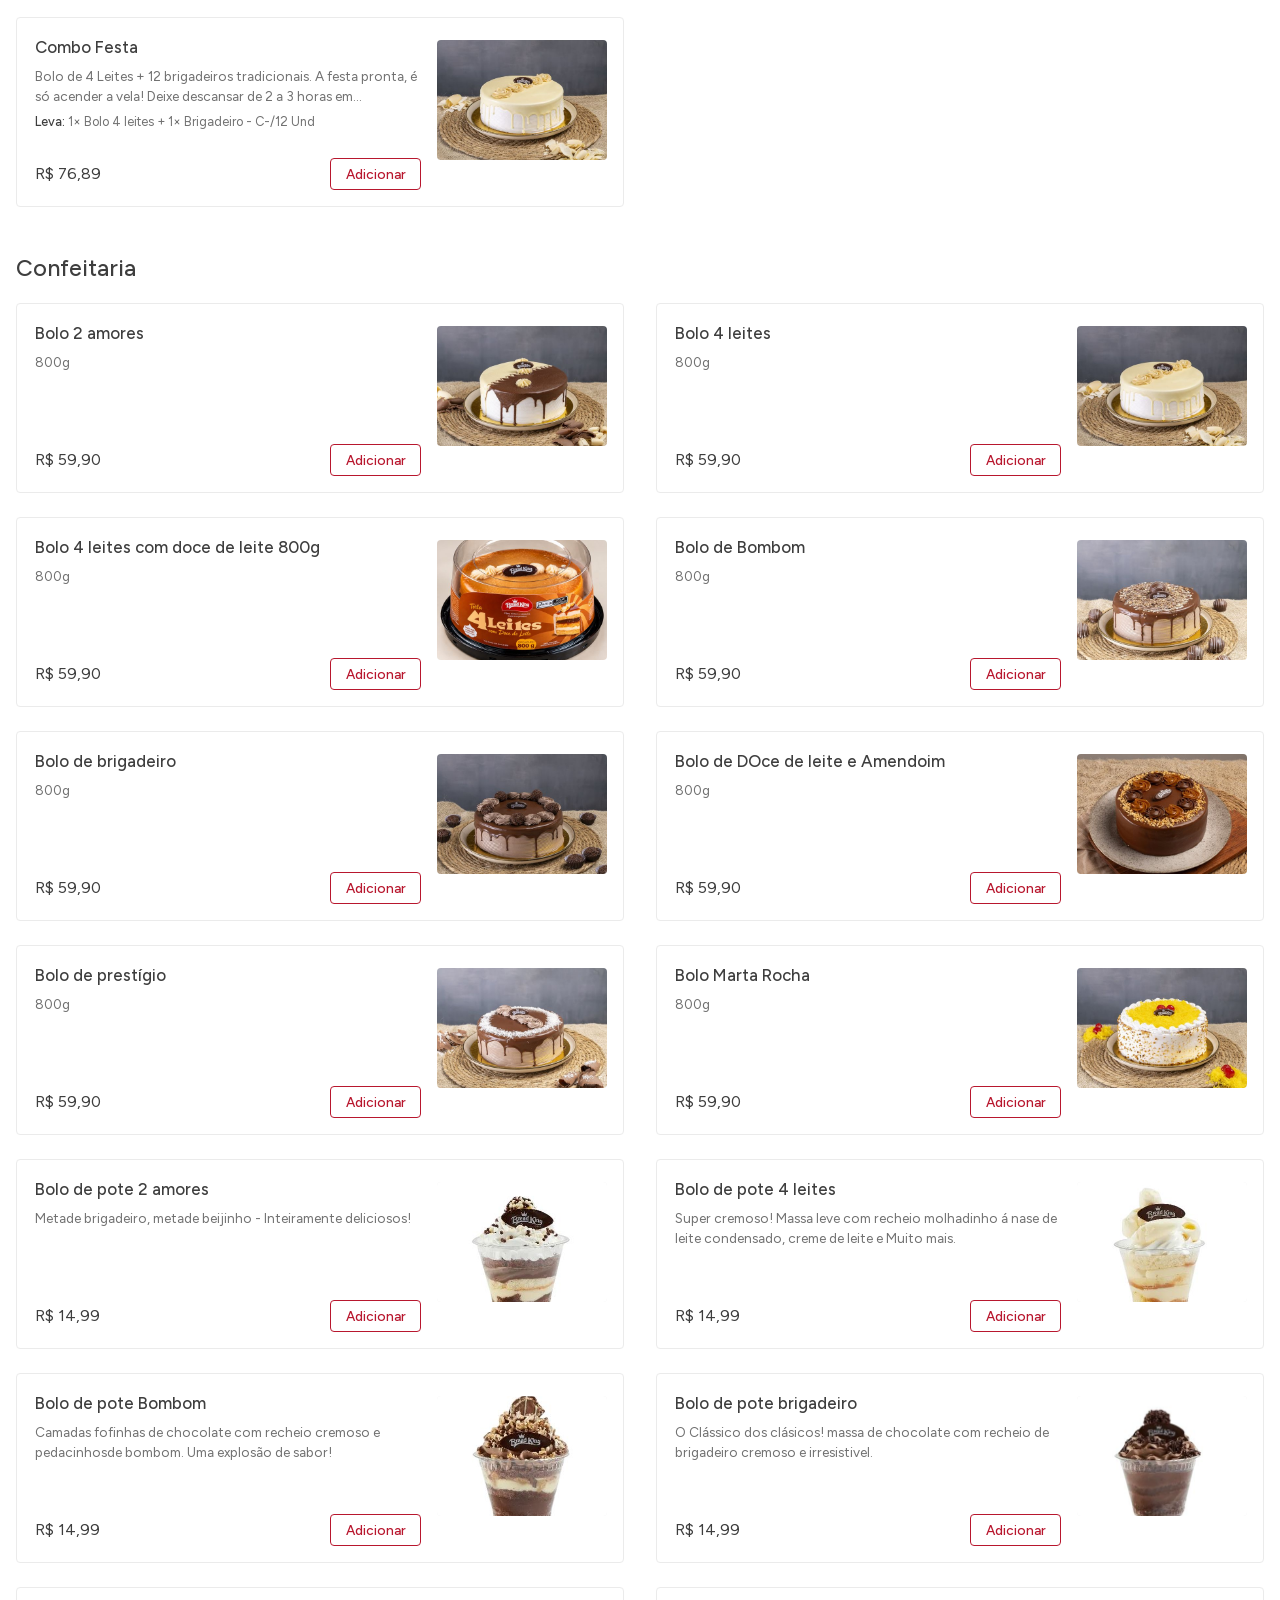
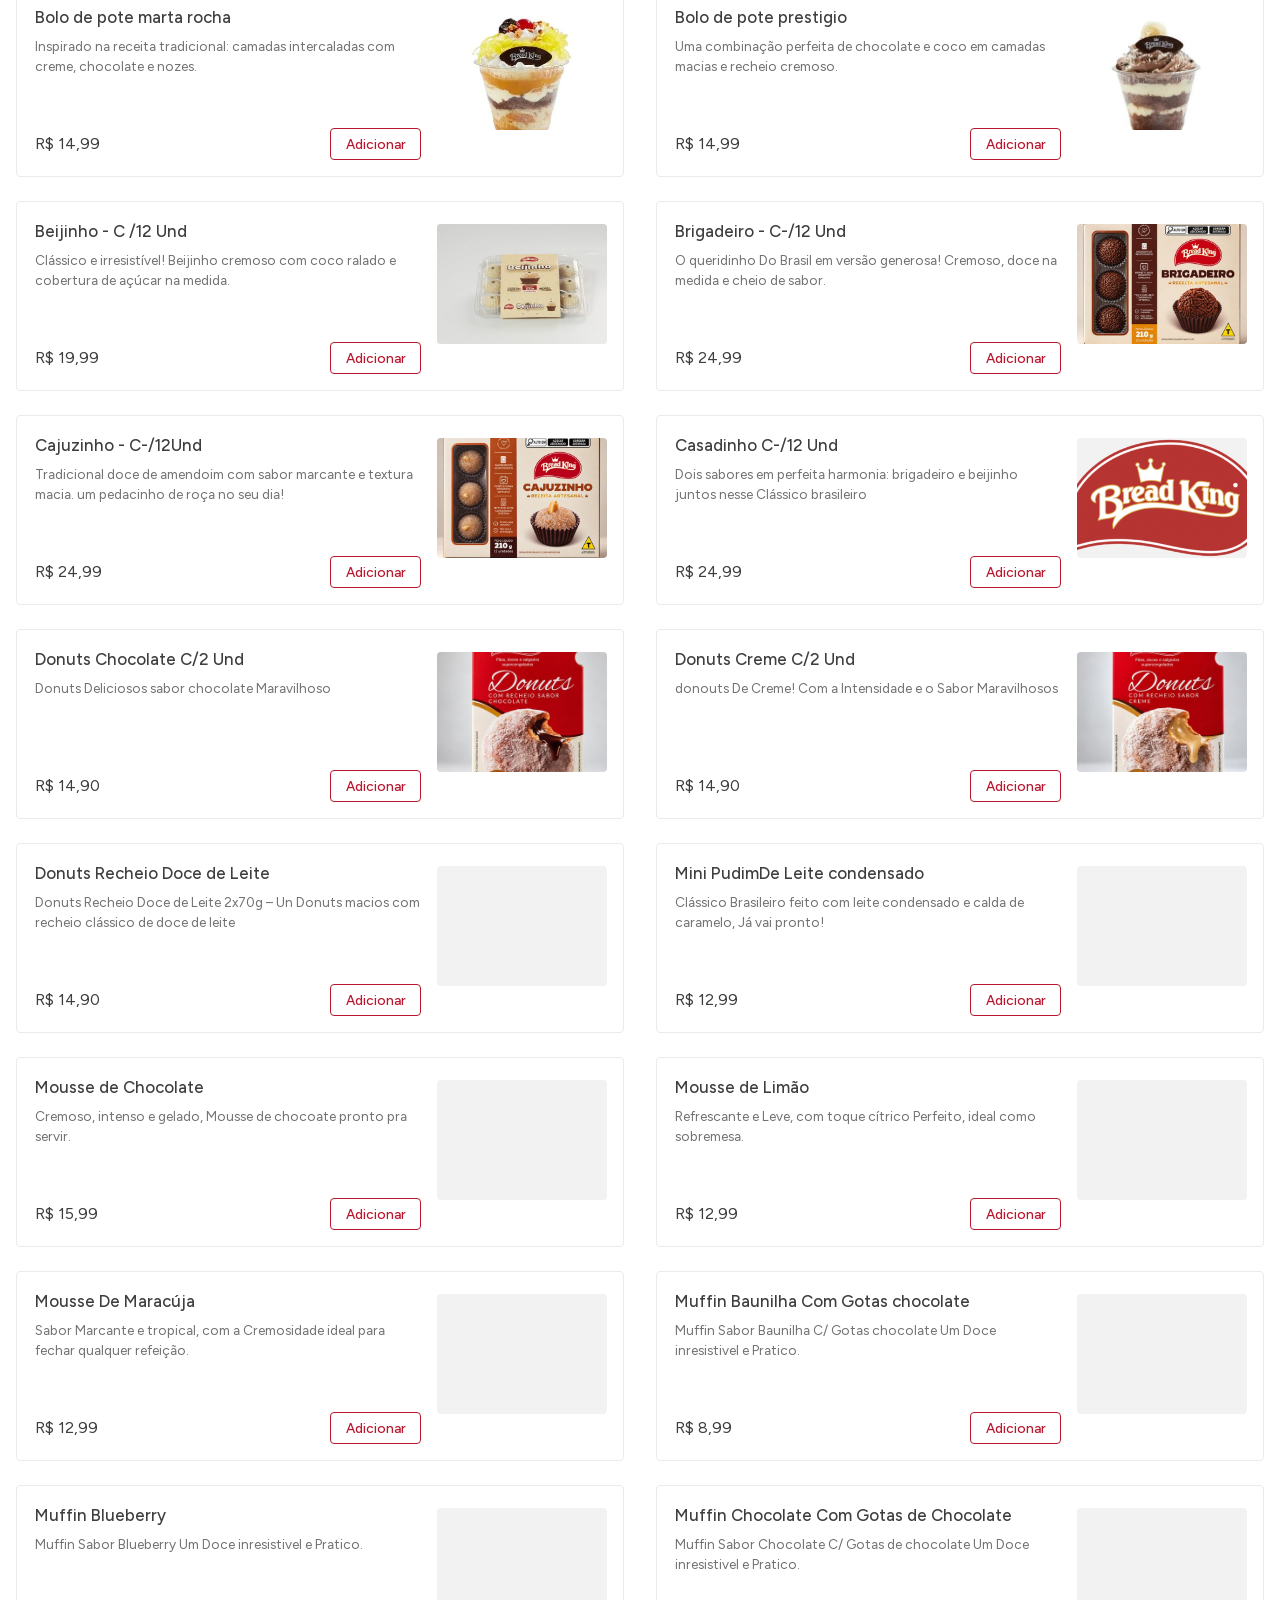
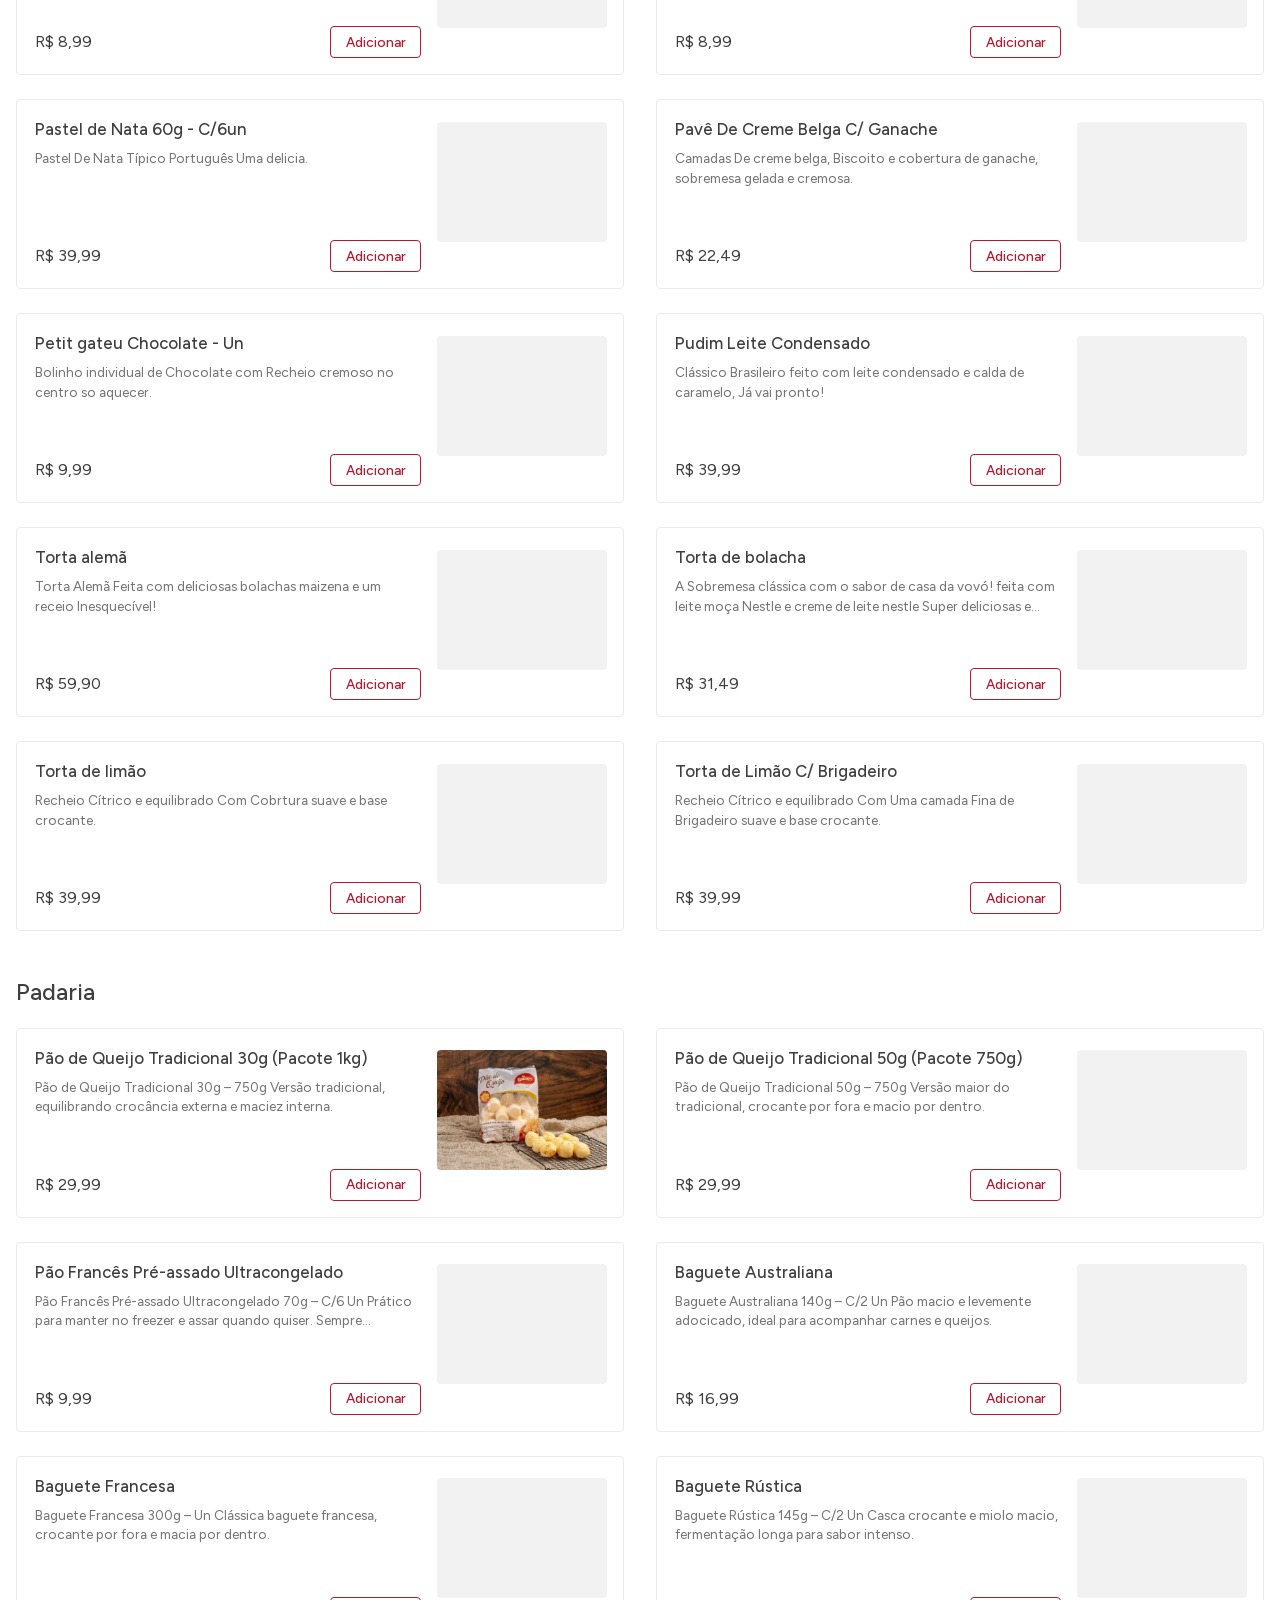
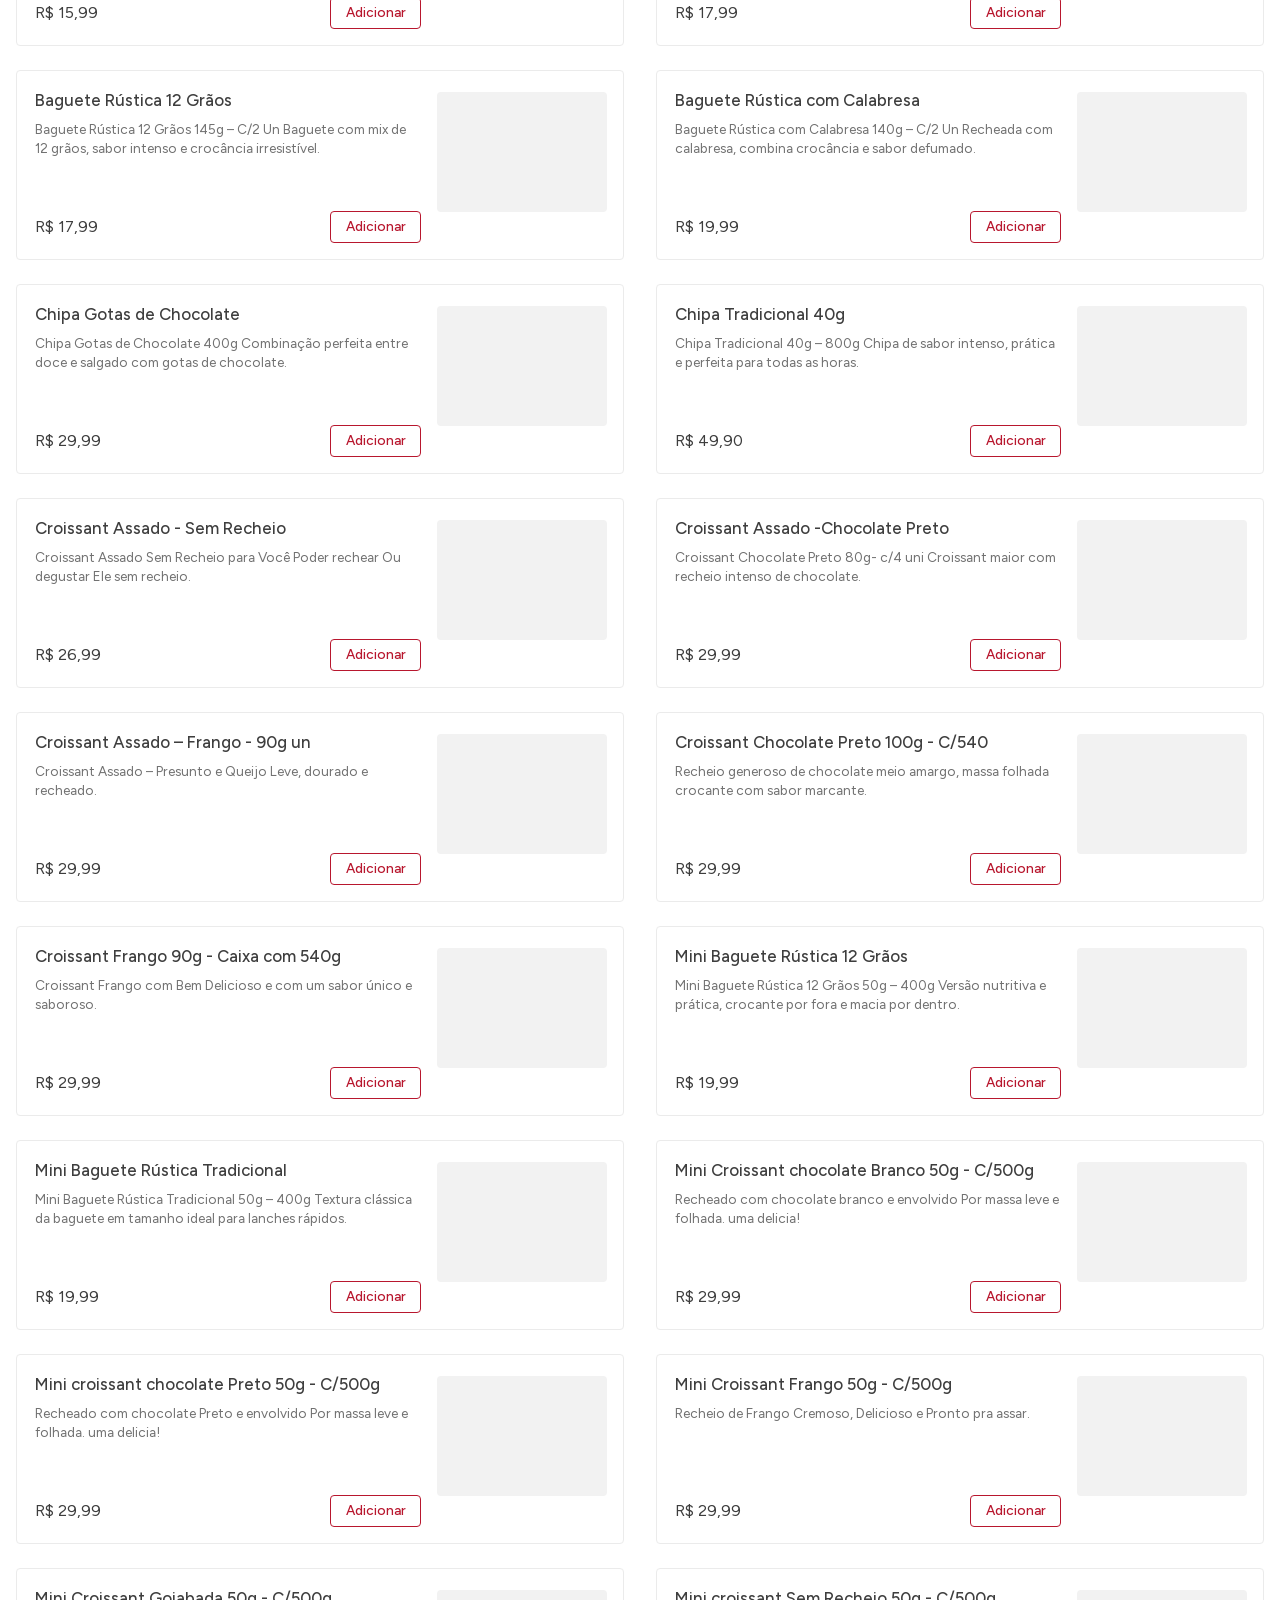
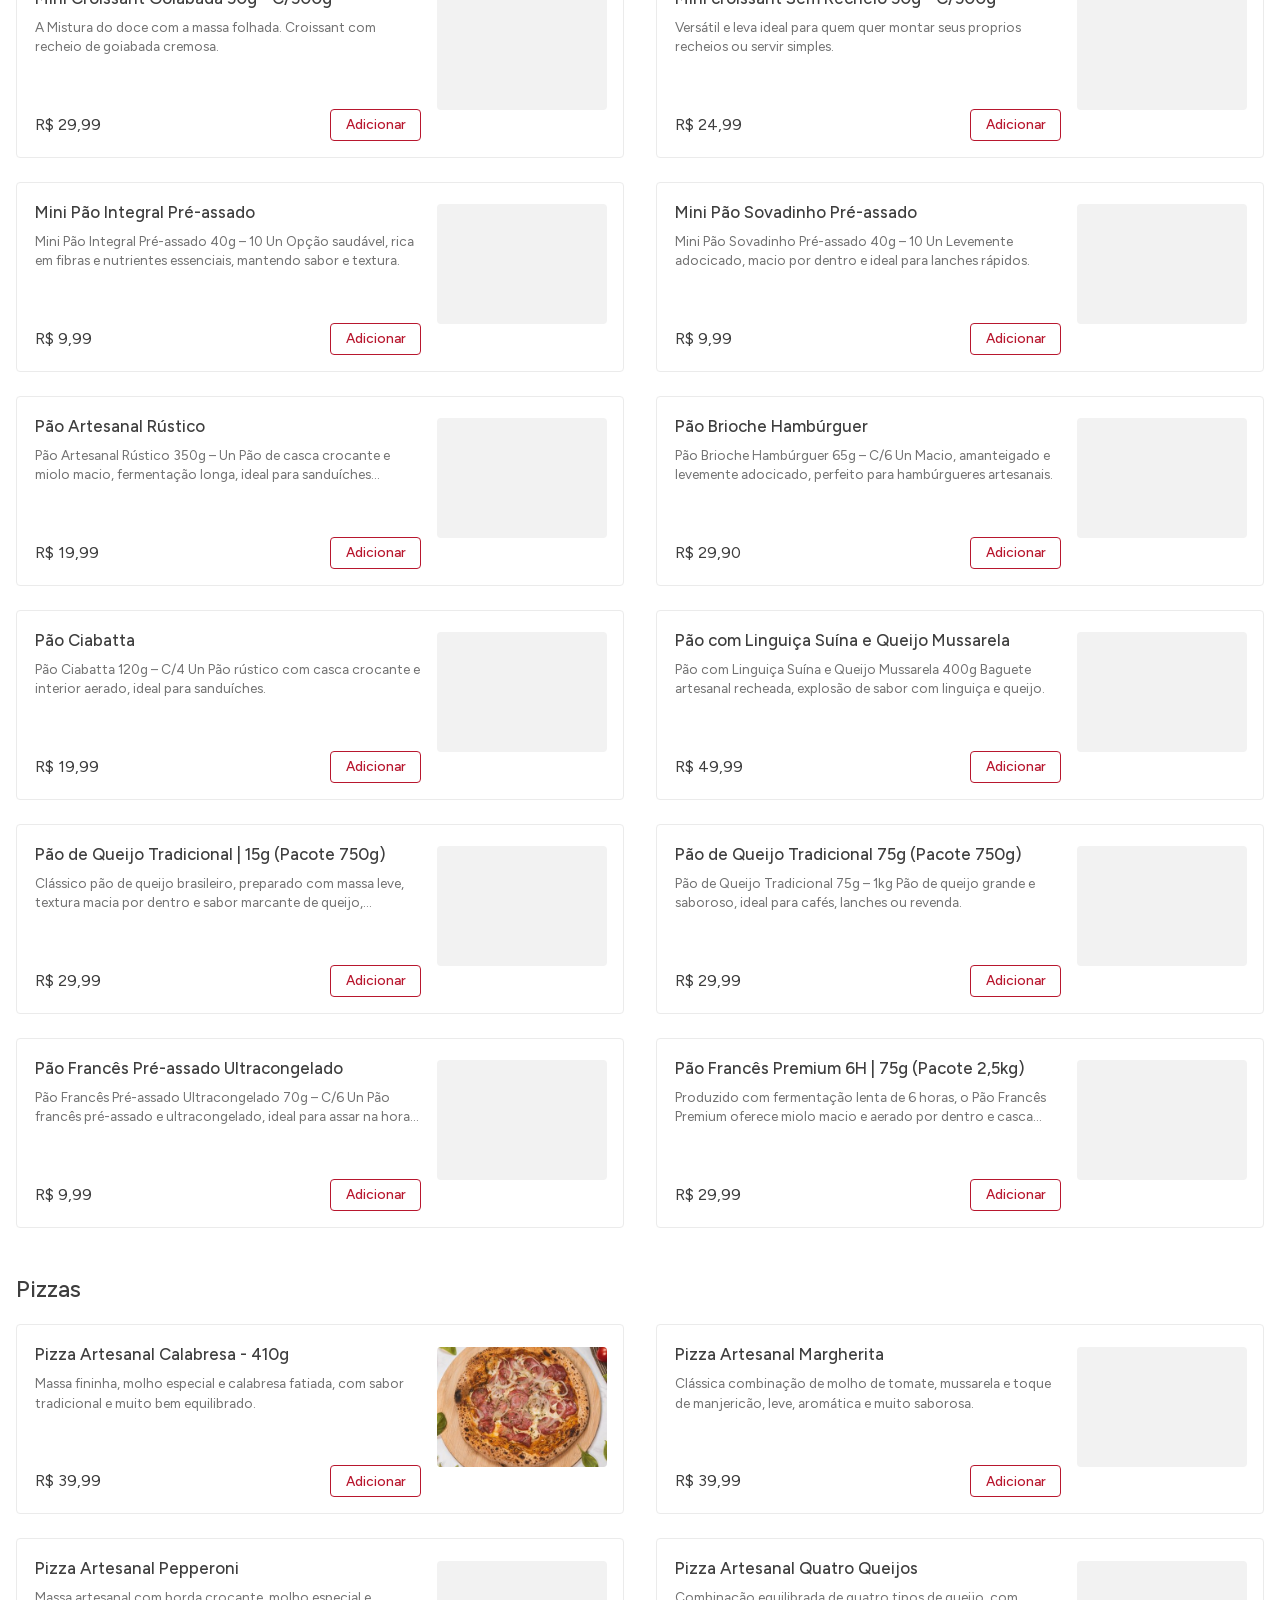
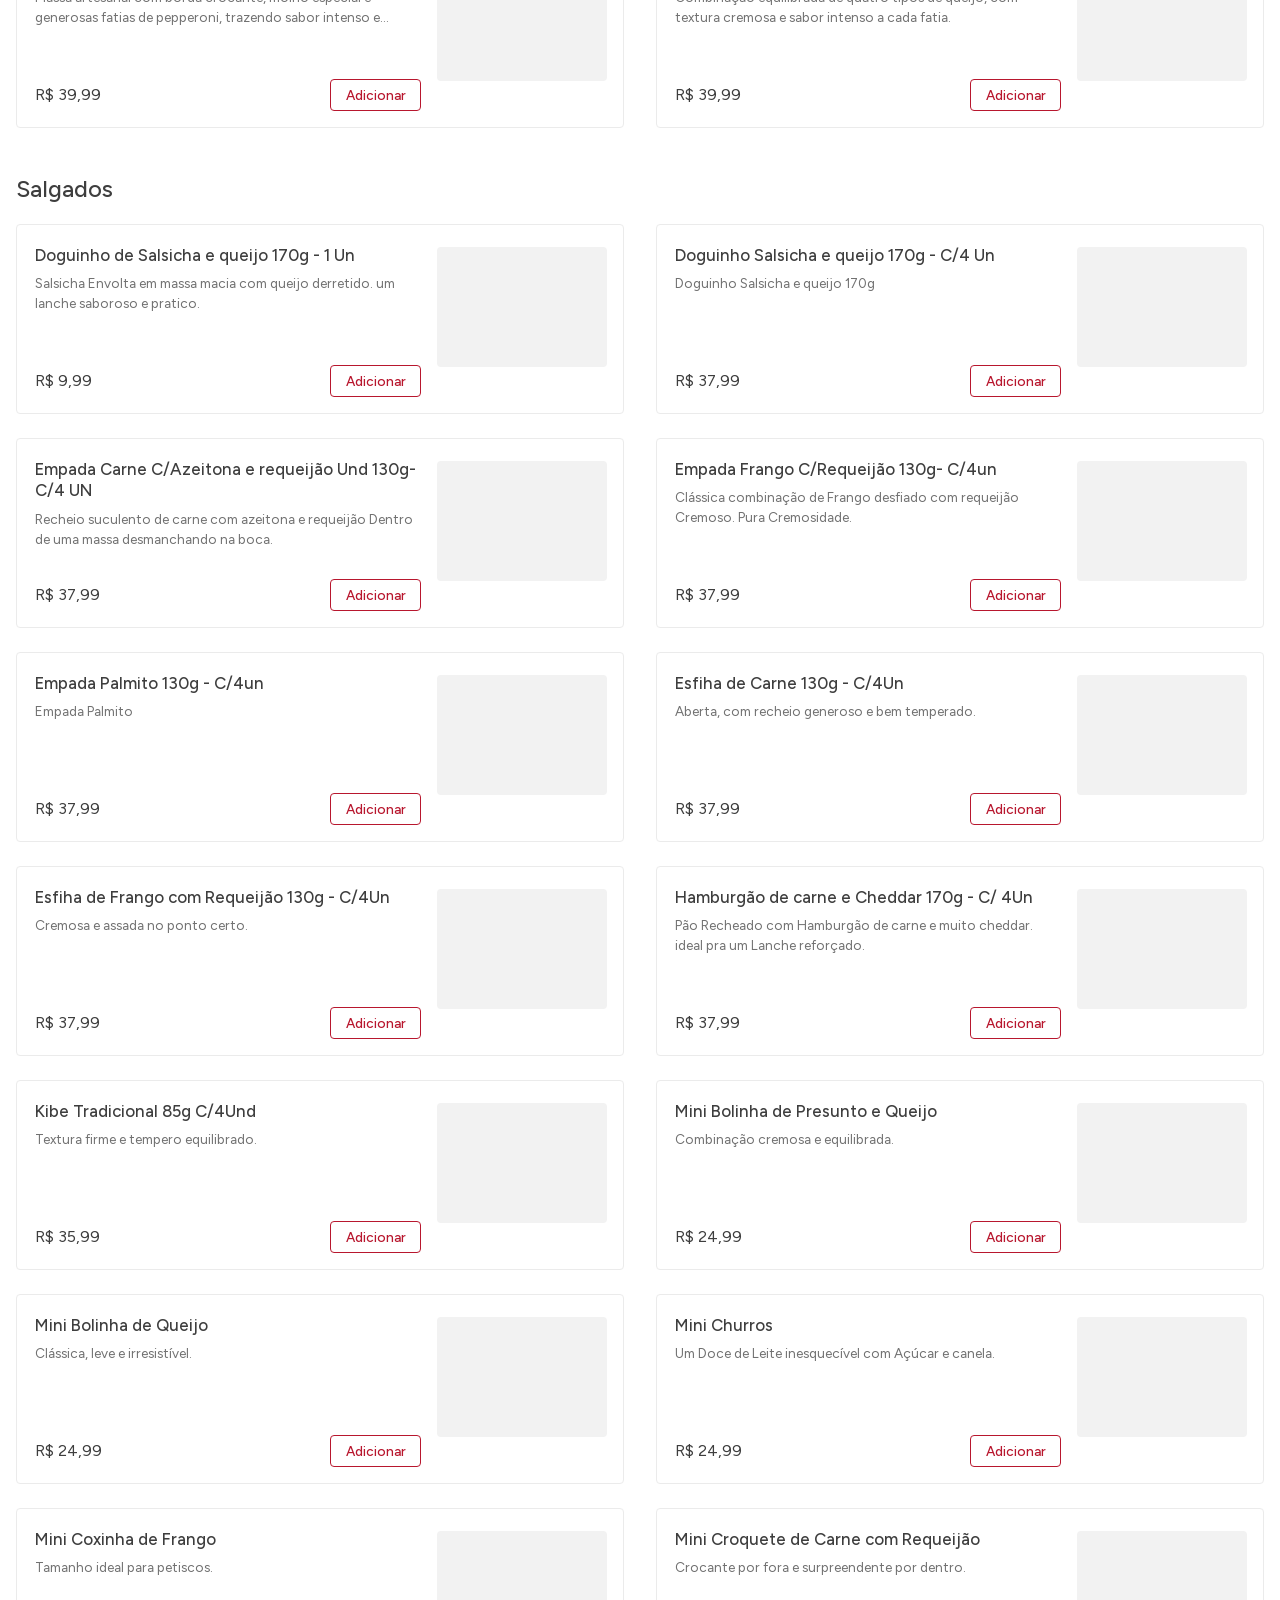
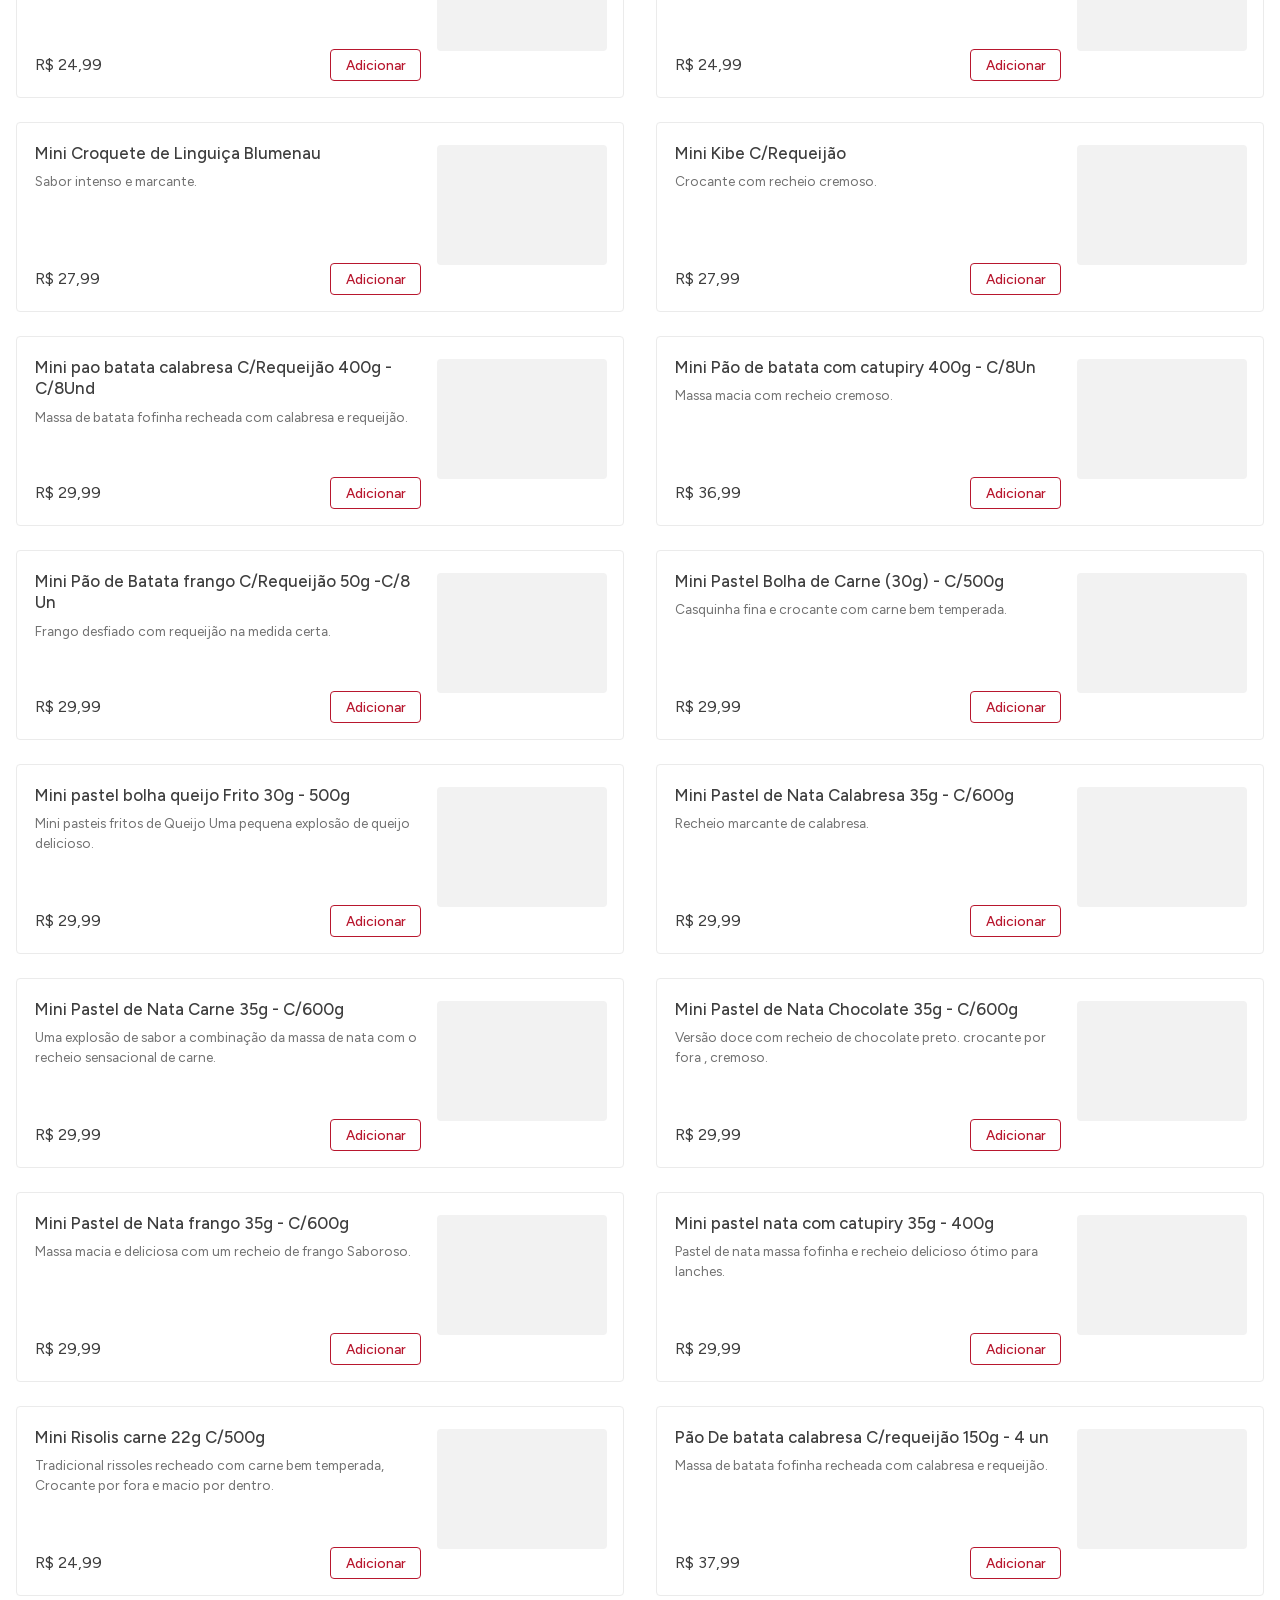
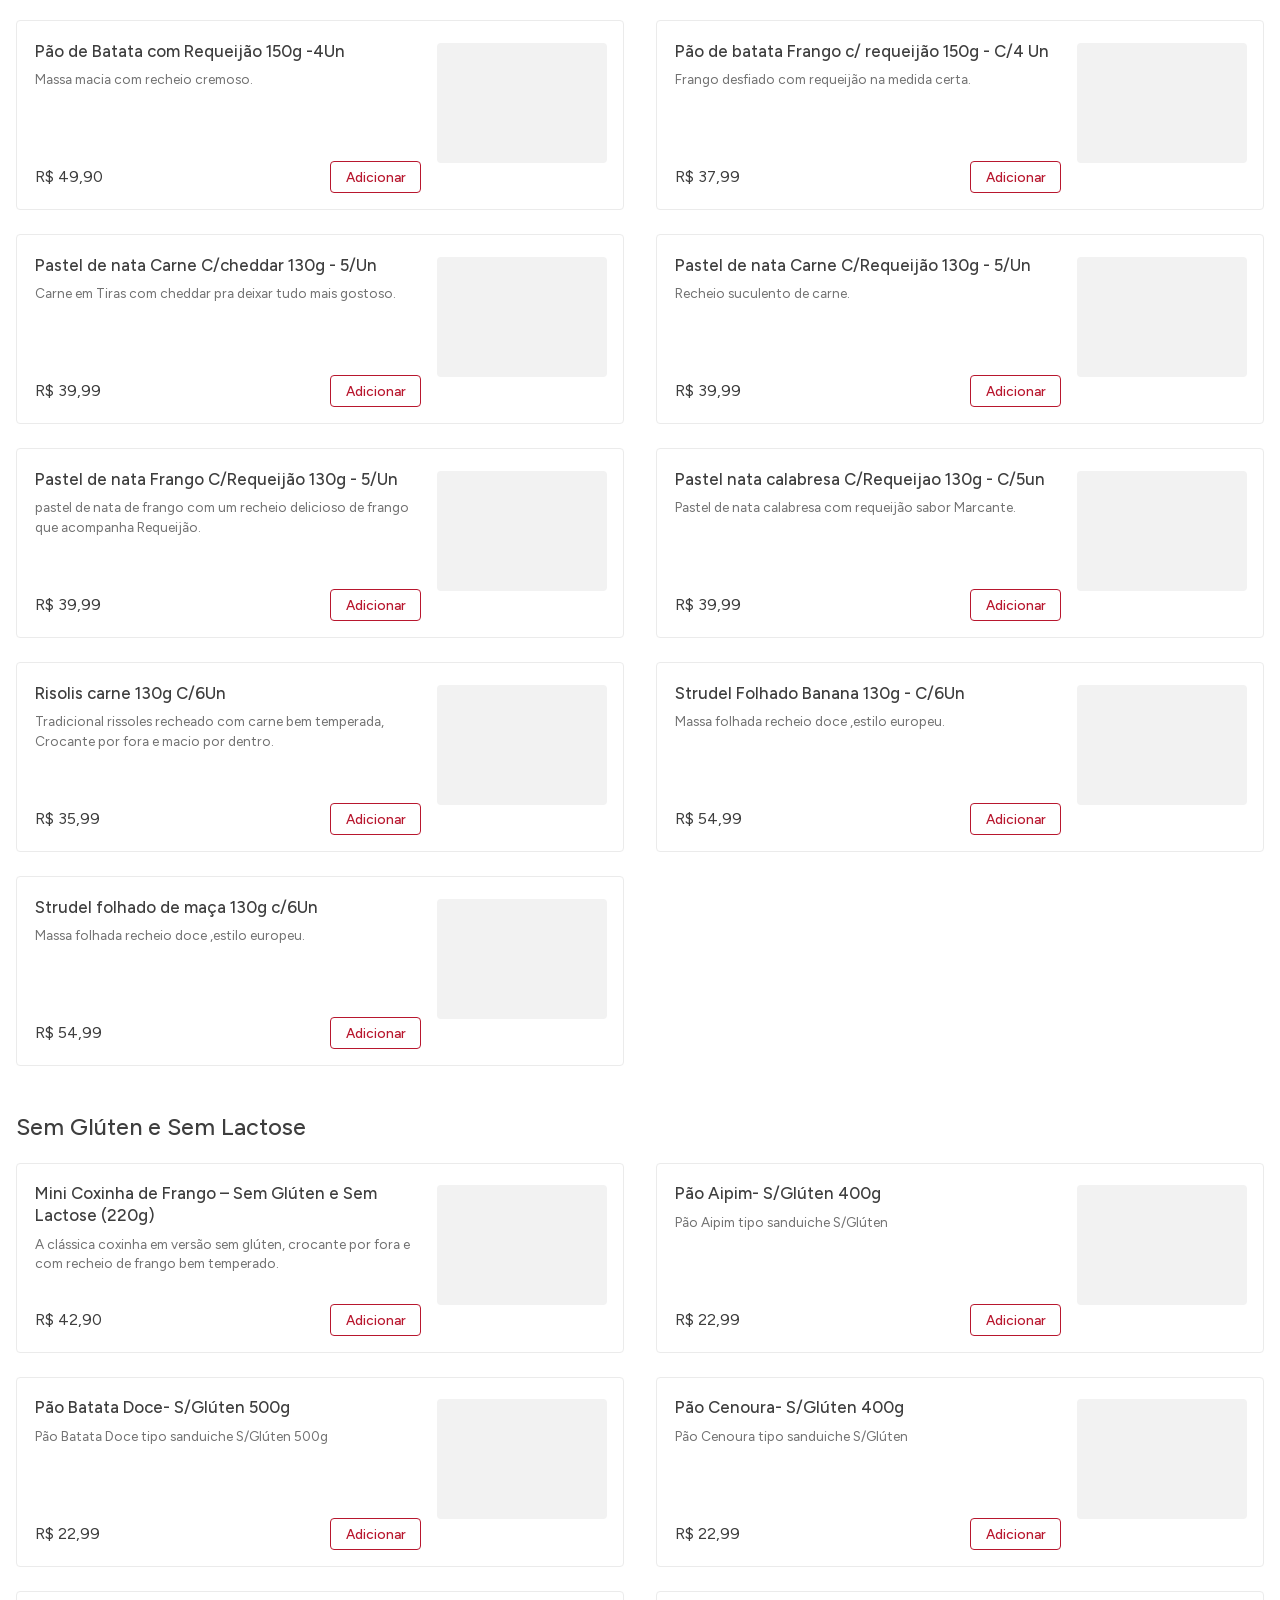
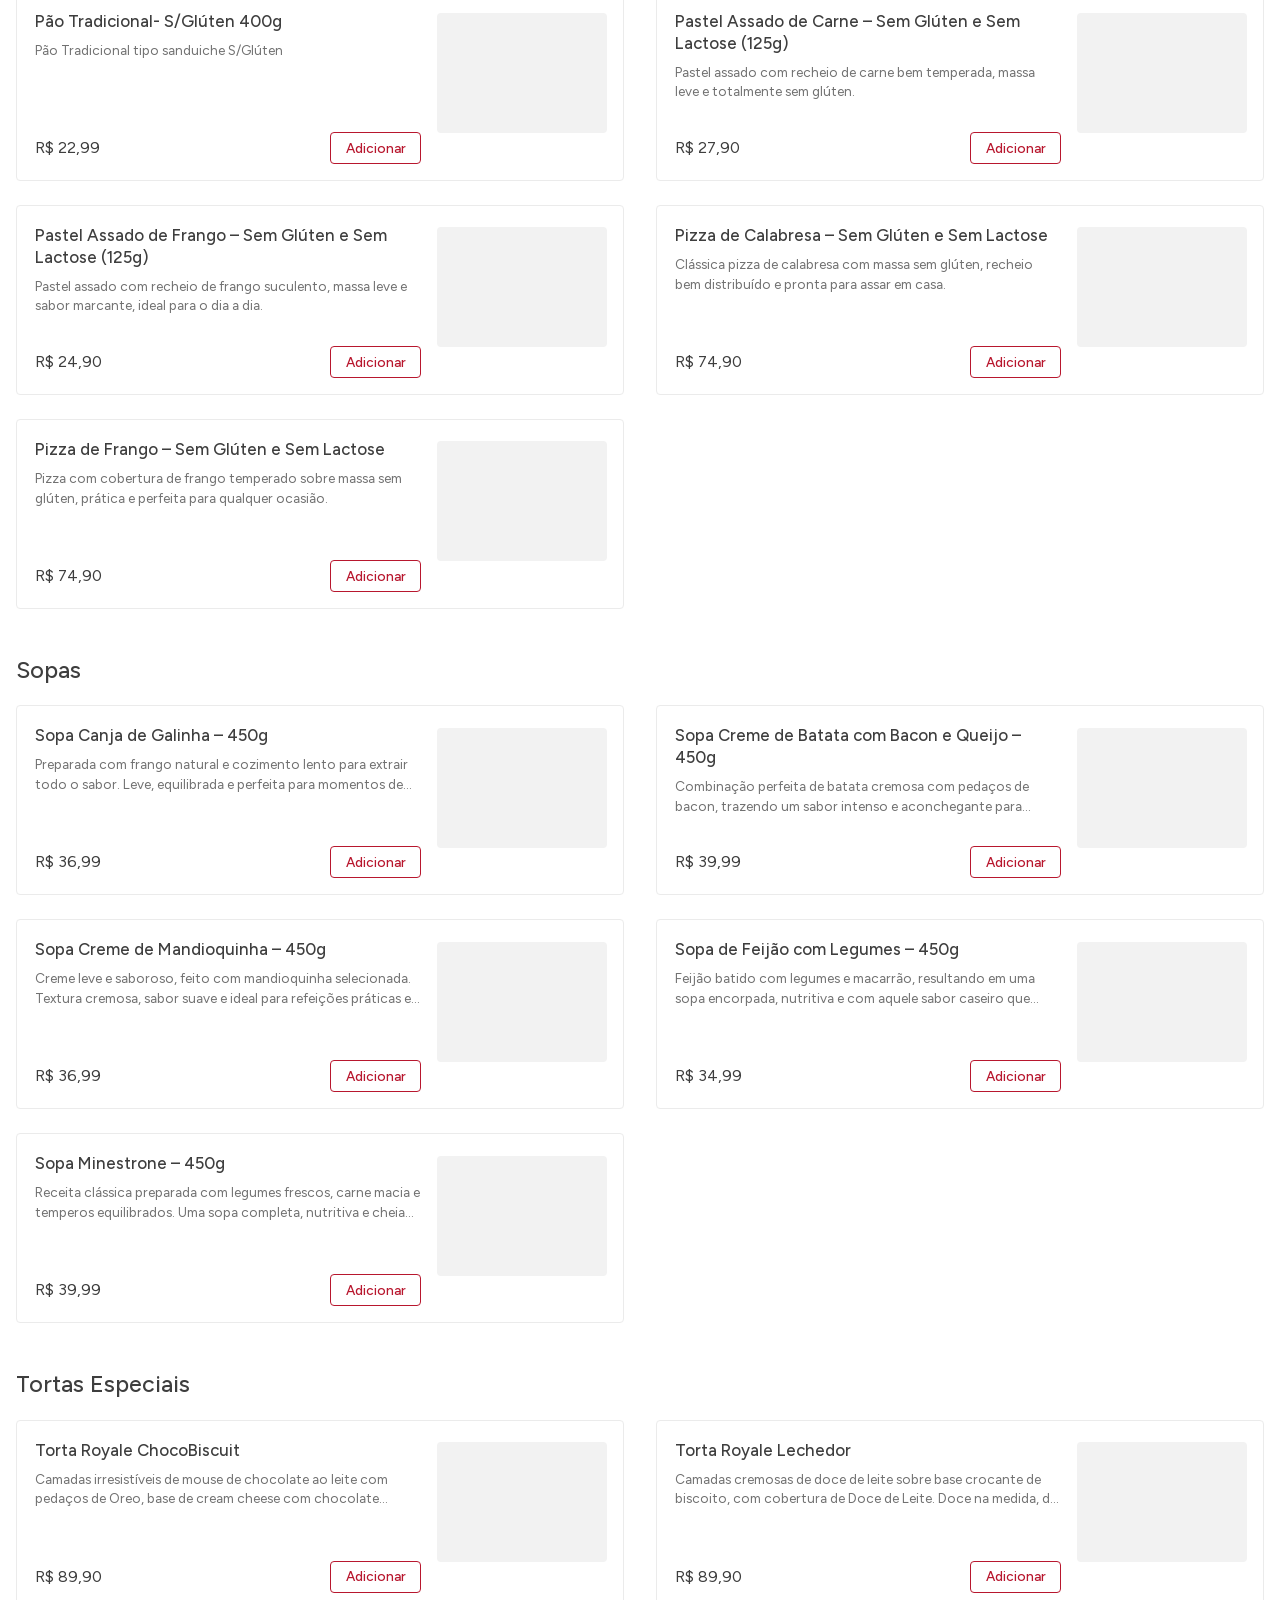
<file: site/cardapio.html>
<!doctype html><html lang="pt-BR"><head><meta charset="UTF-8"/><meta http-equiv="refresh" content="0; url=index.html"/><title>Cardápio</title></head><body><a href="index.html">Ir pro cardápio</a></body></html>
</file>
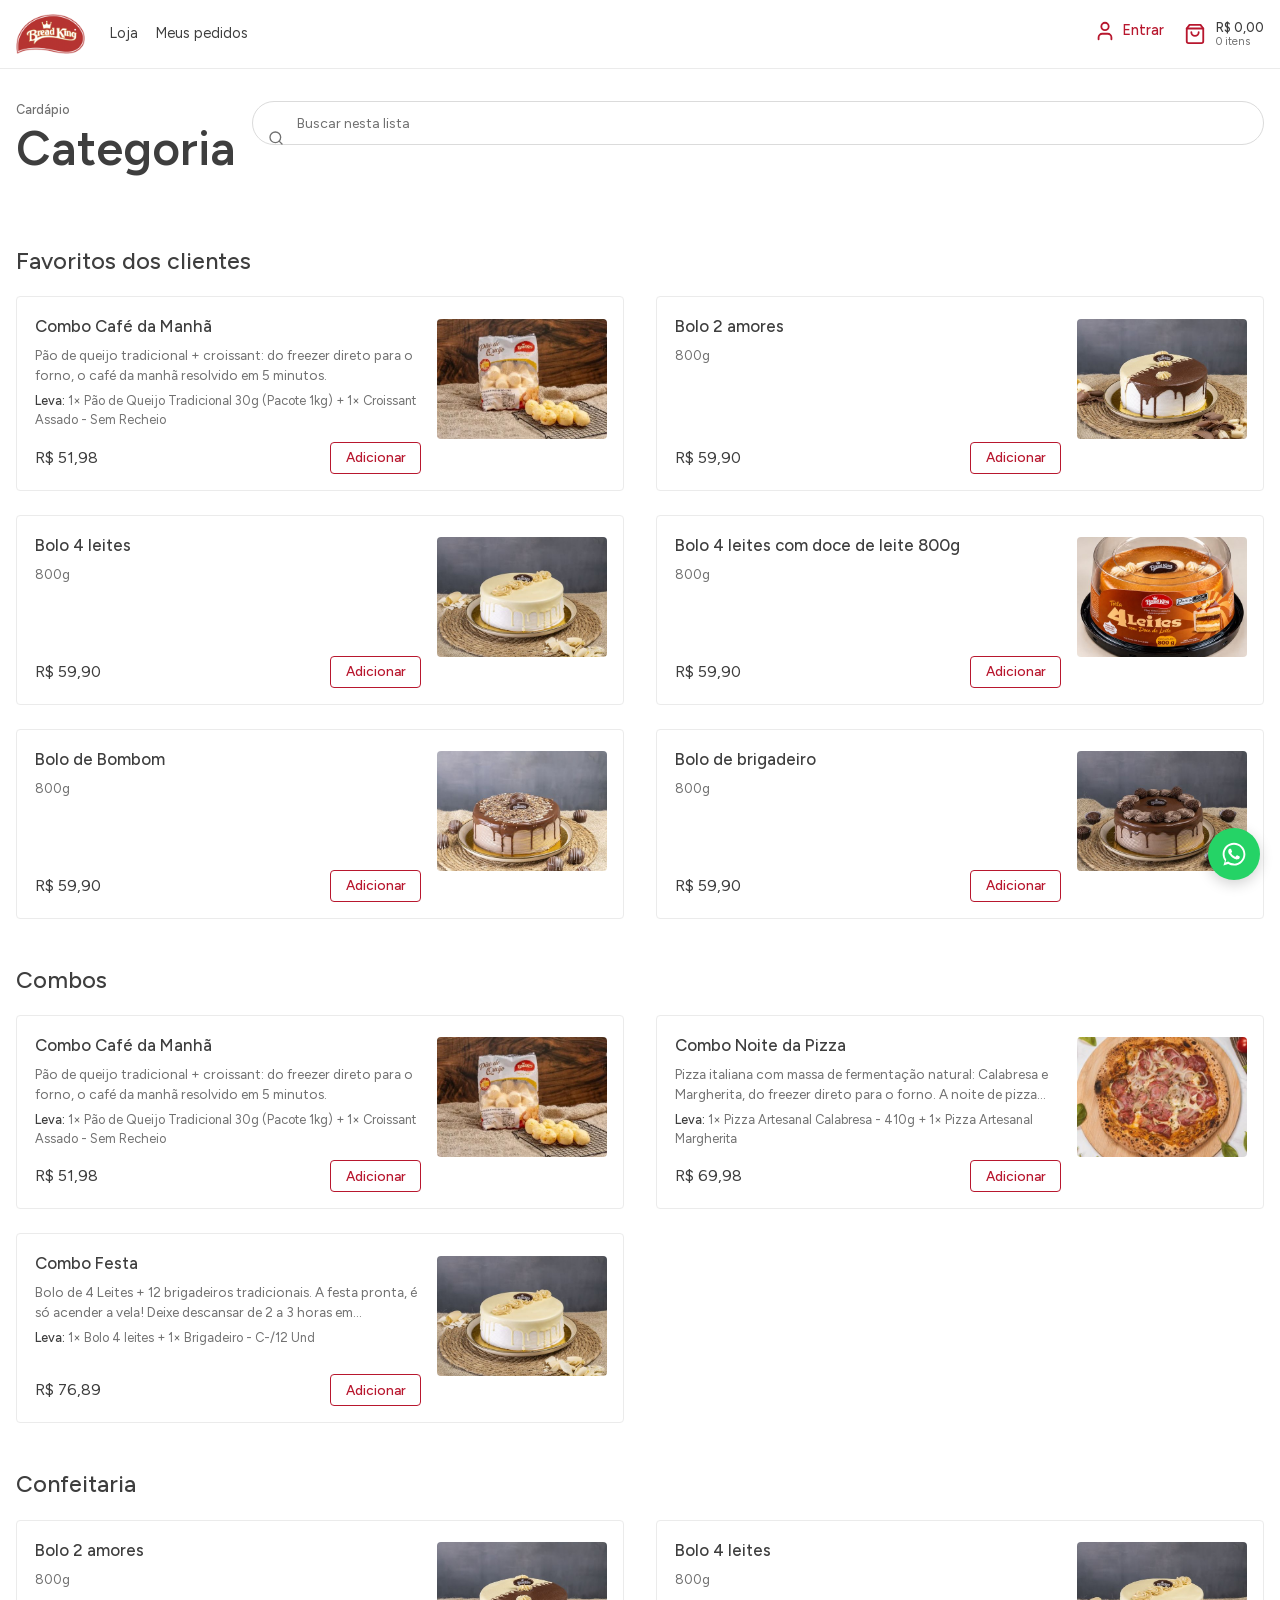
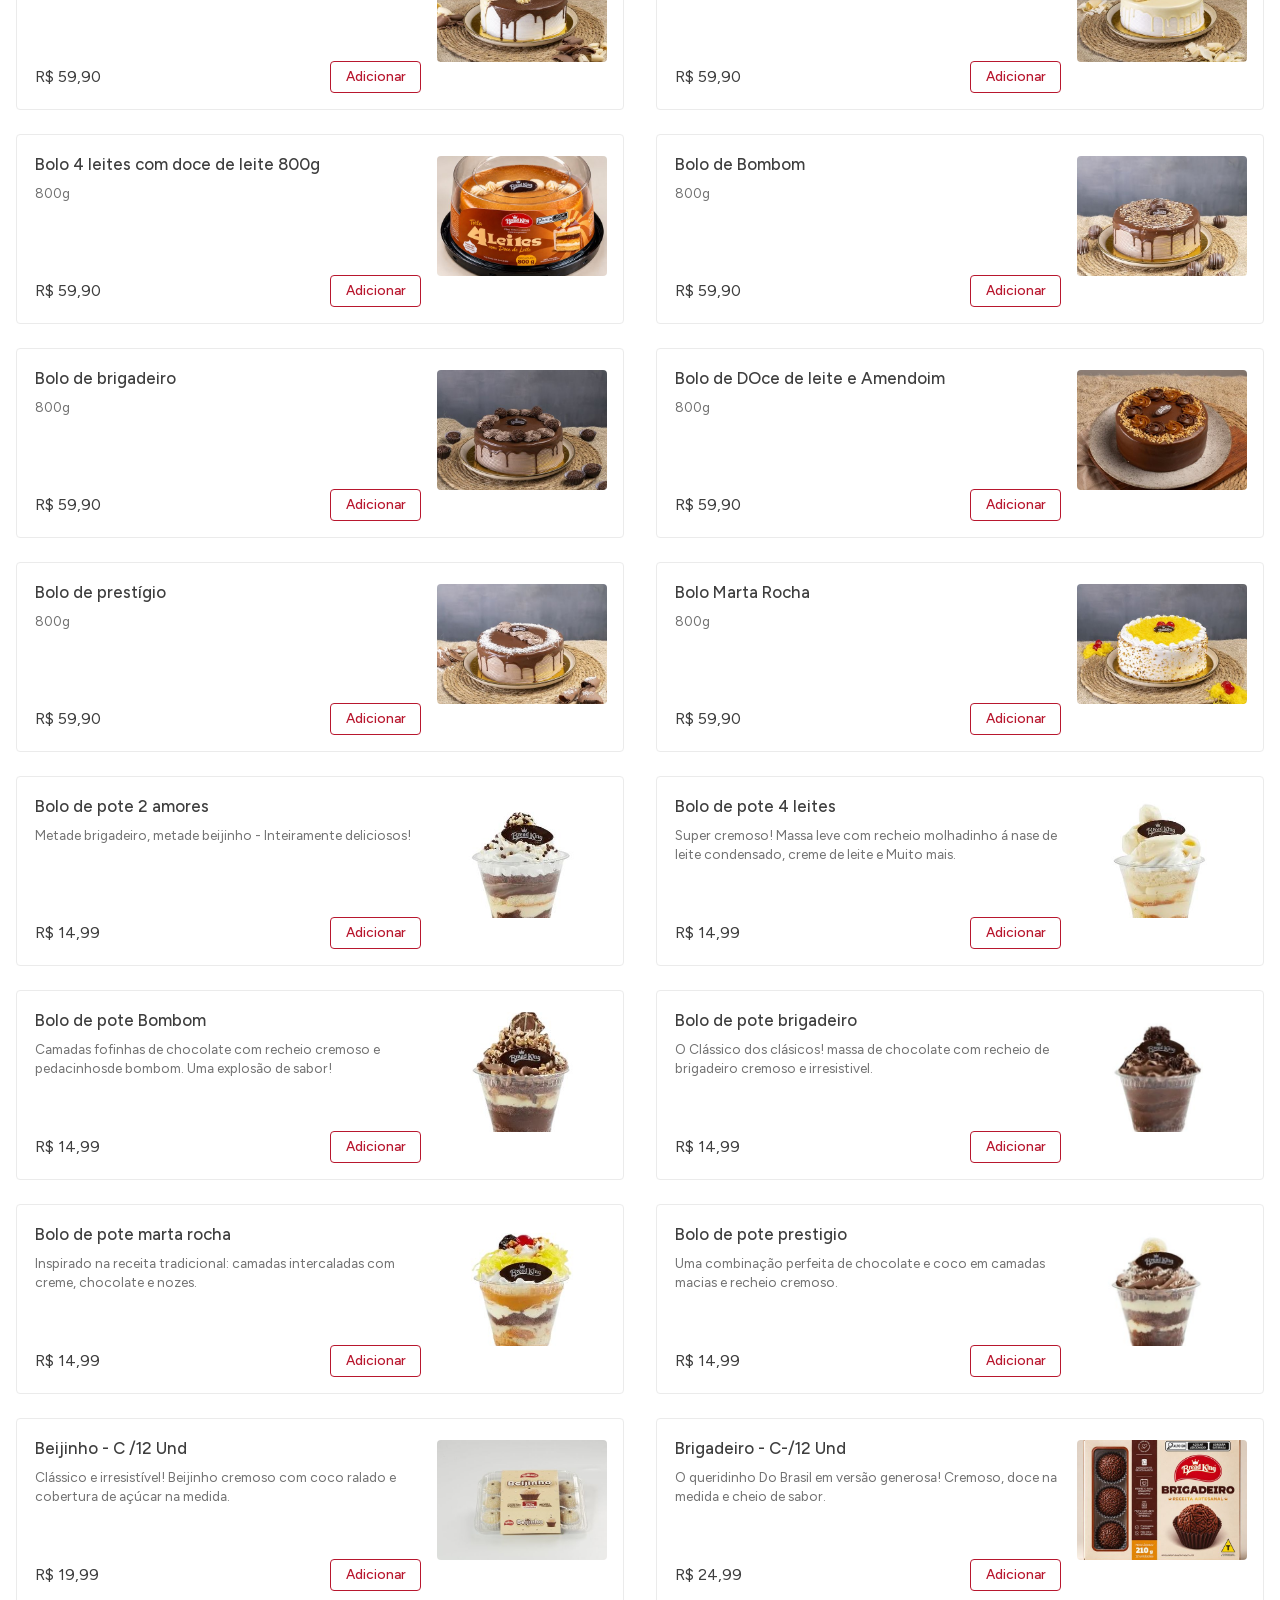
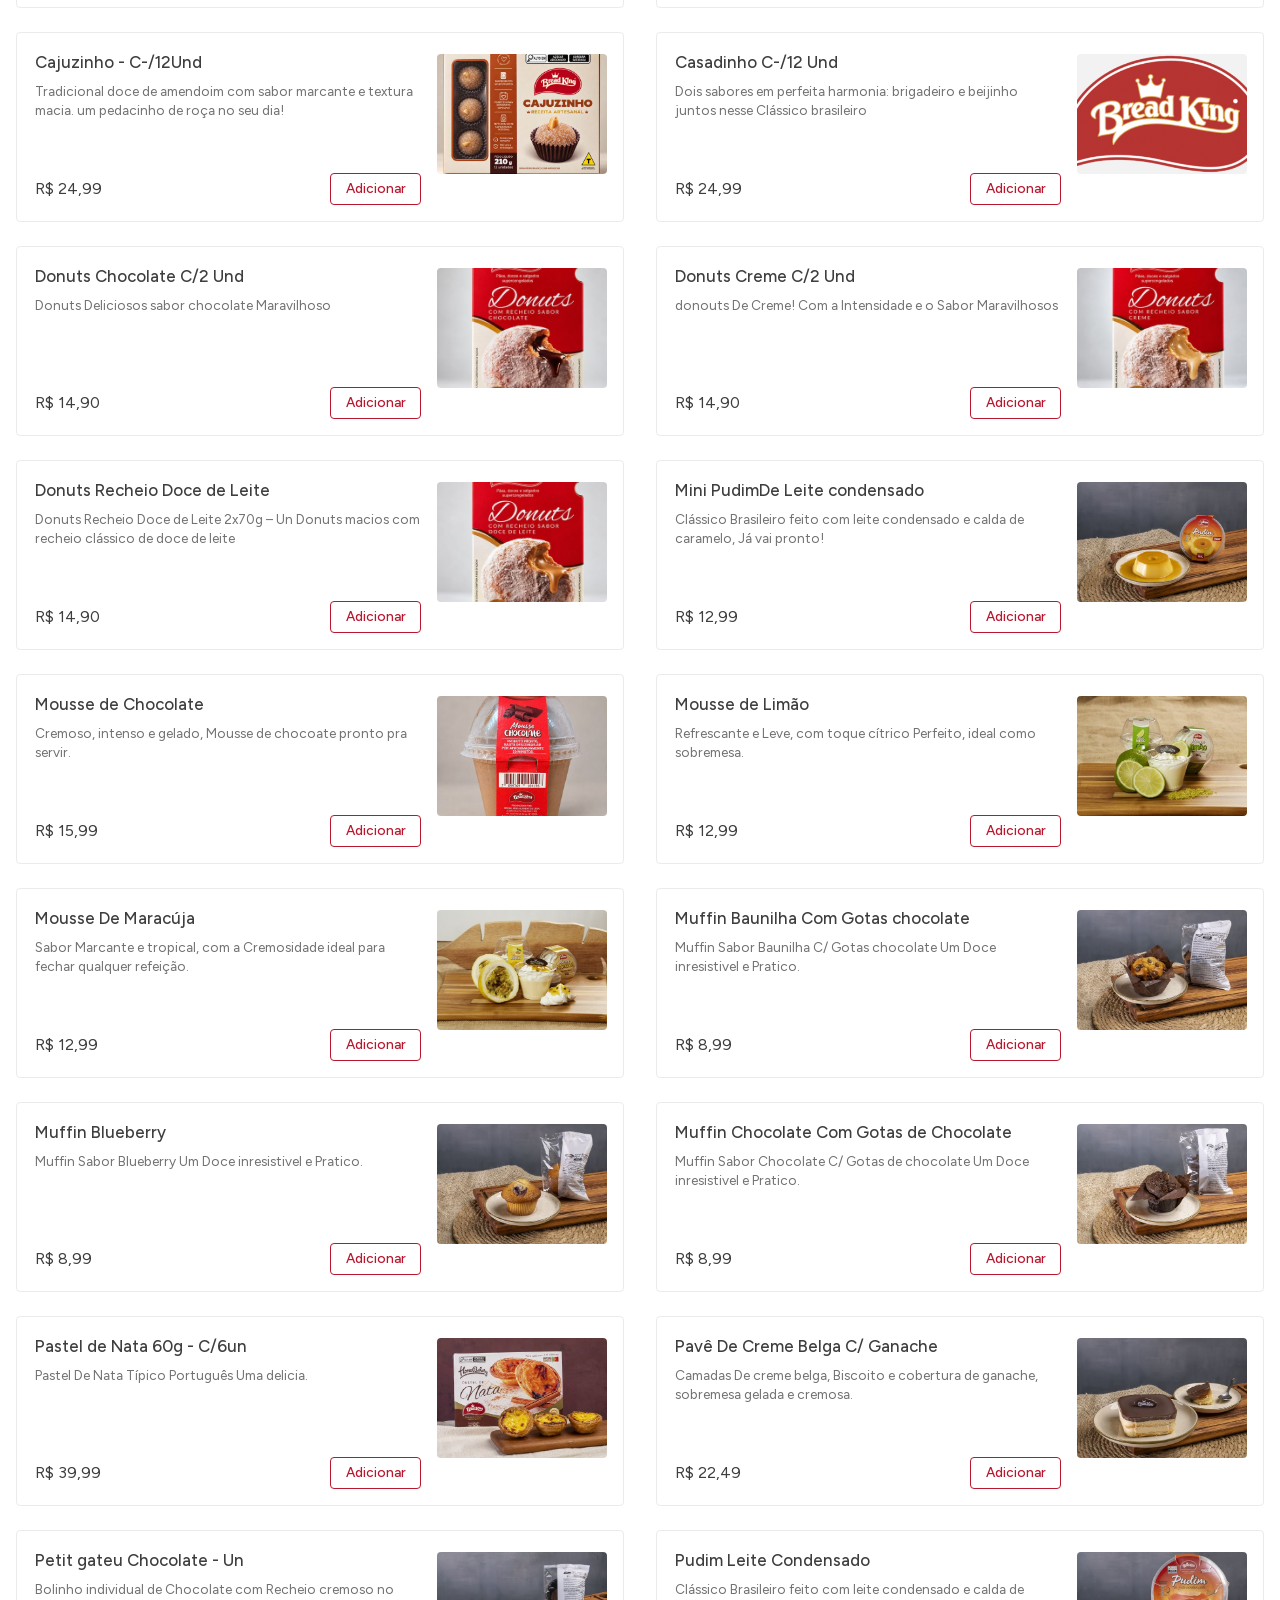
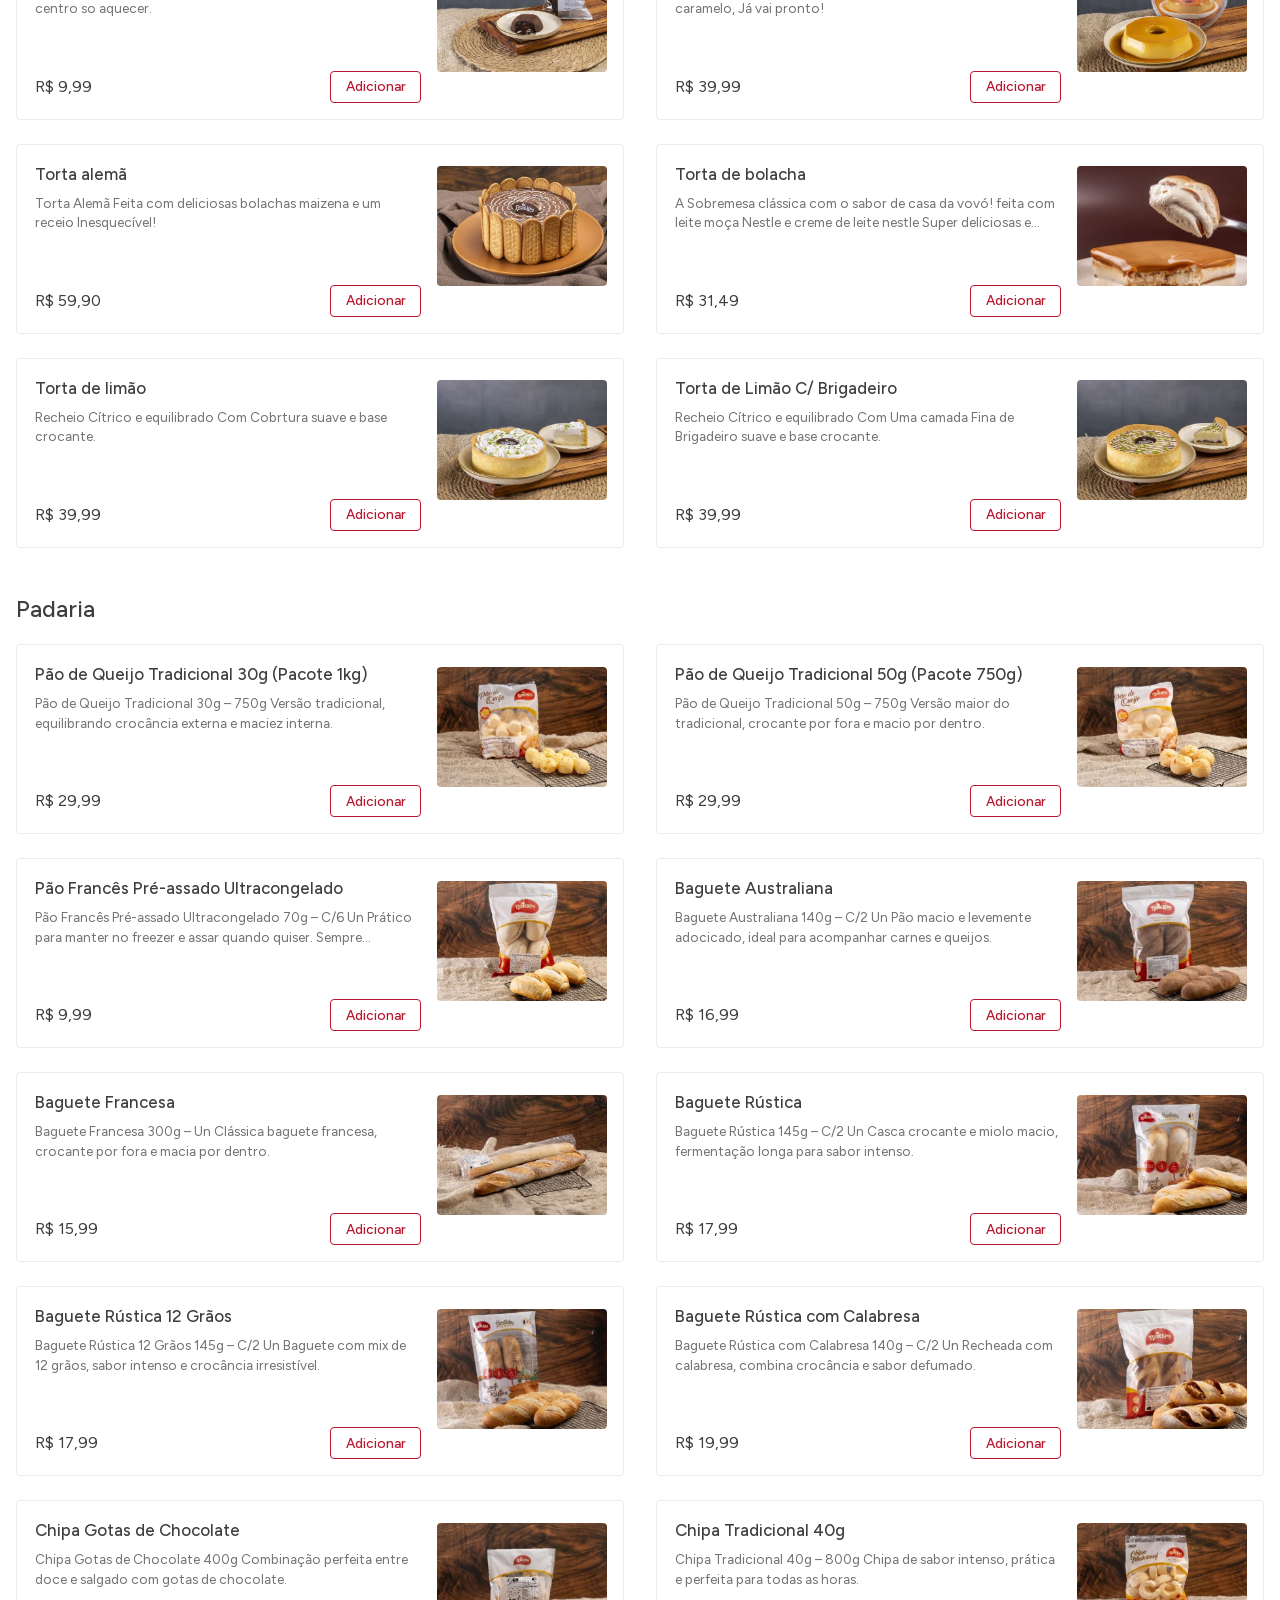
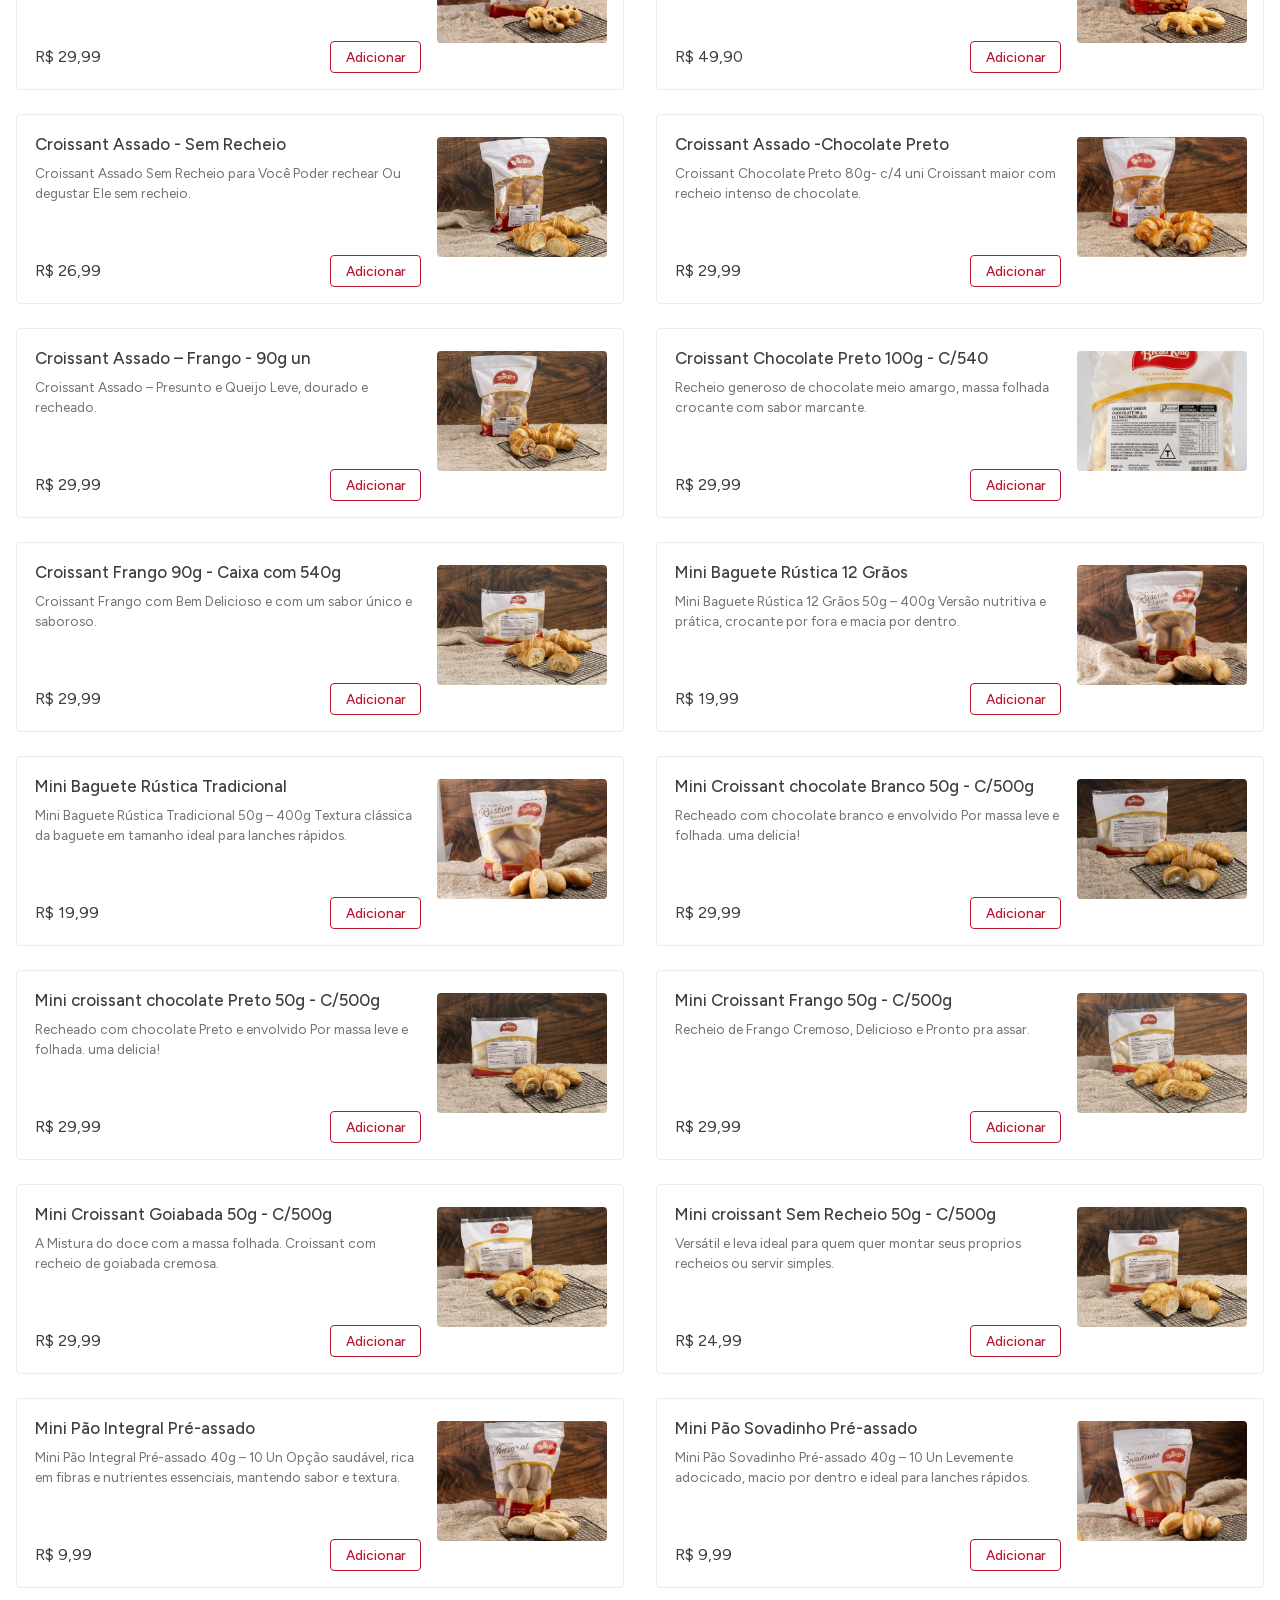
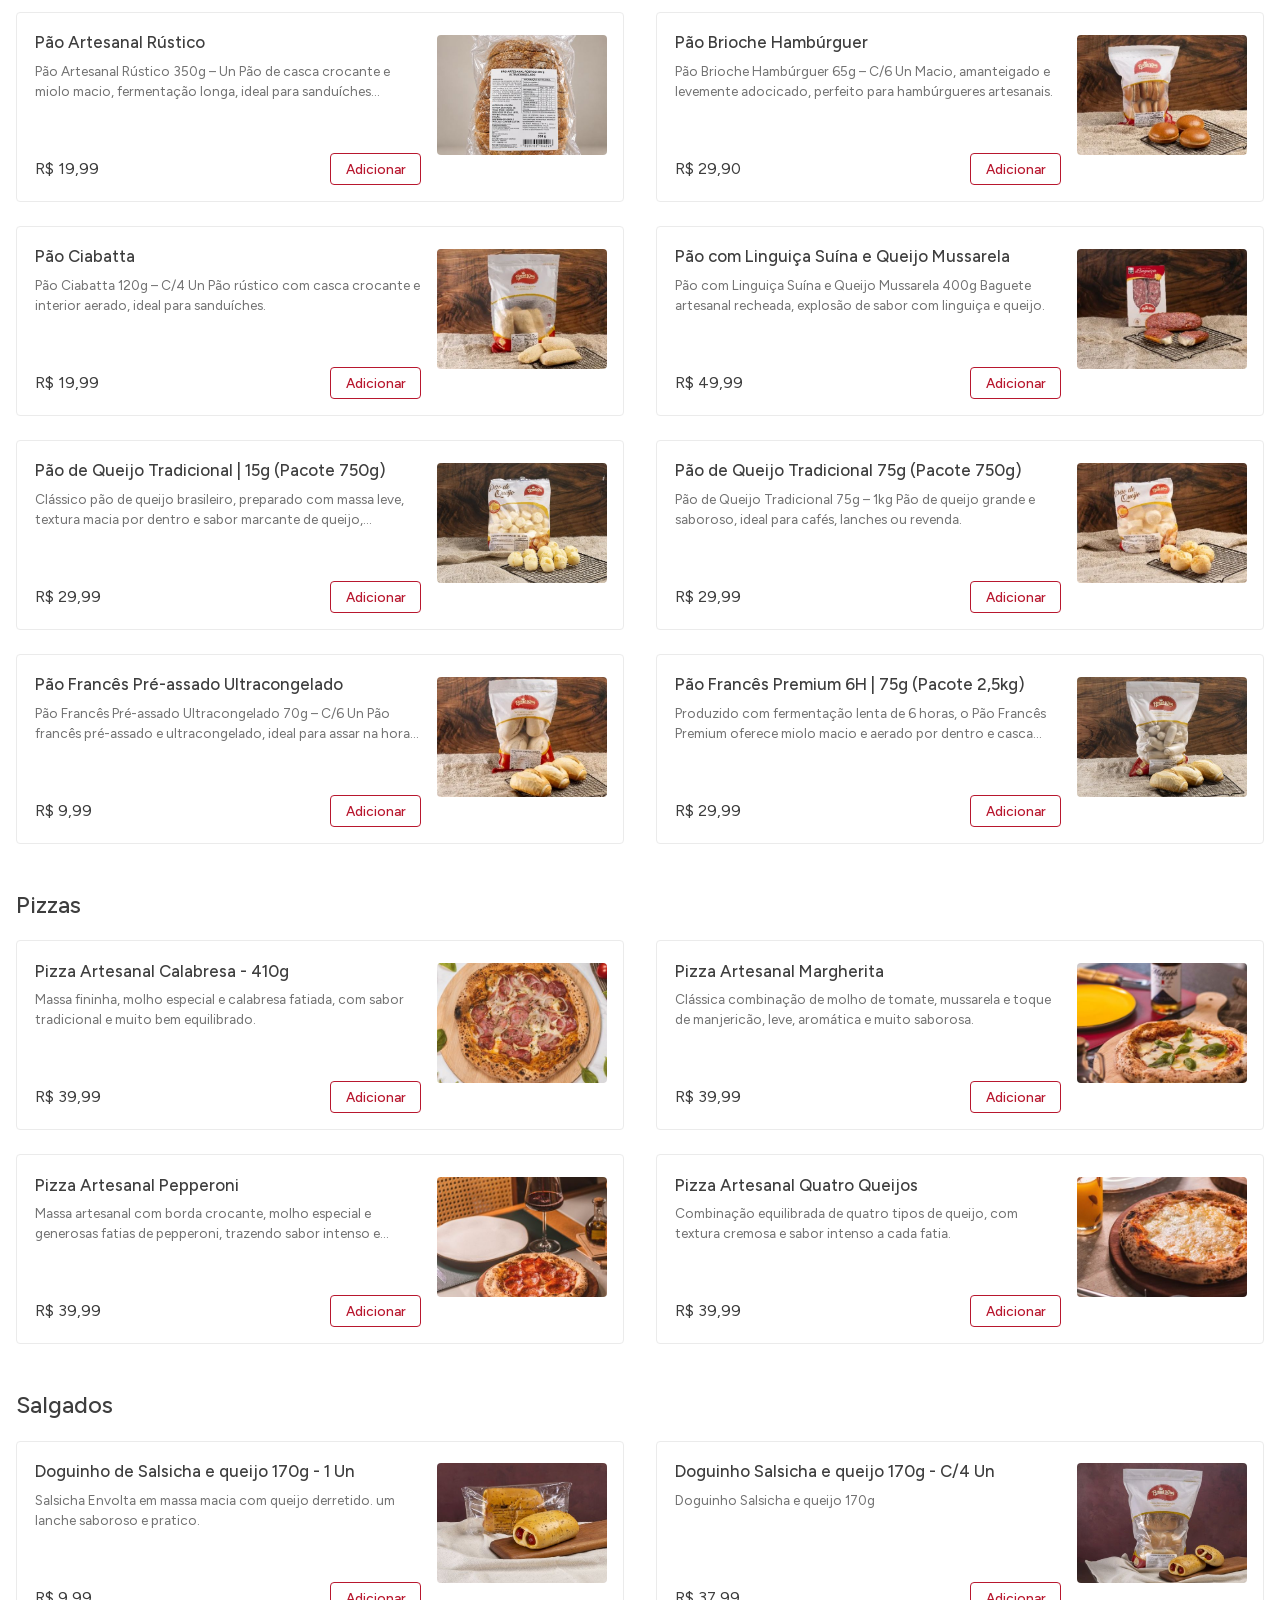
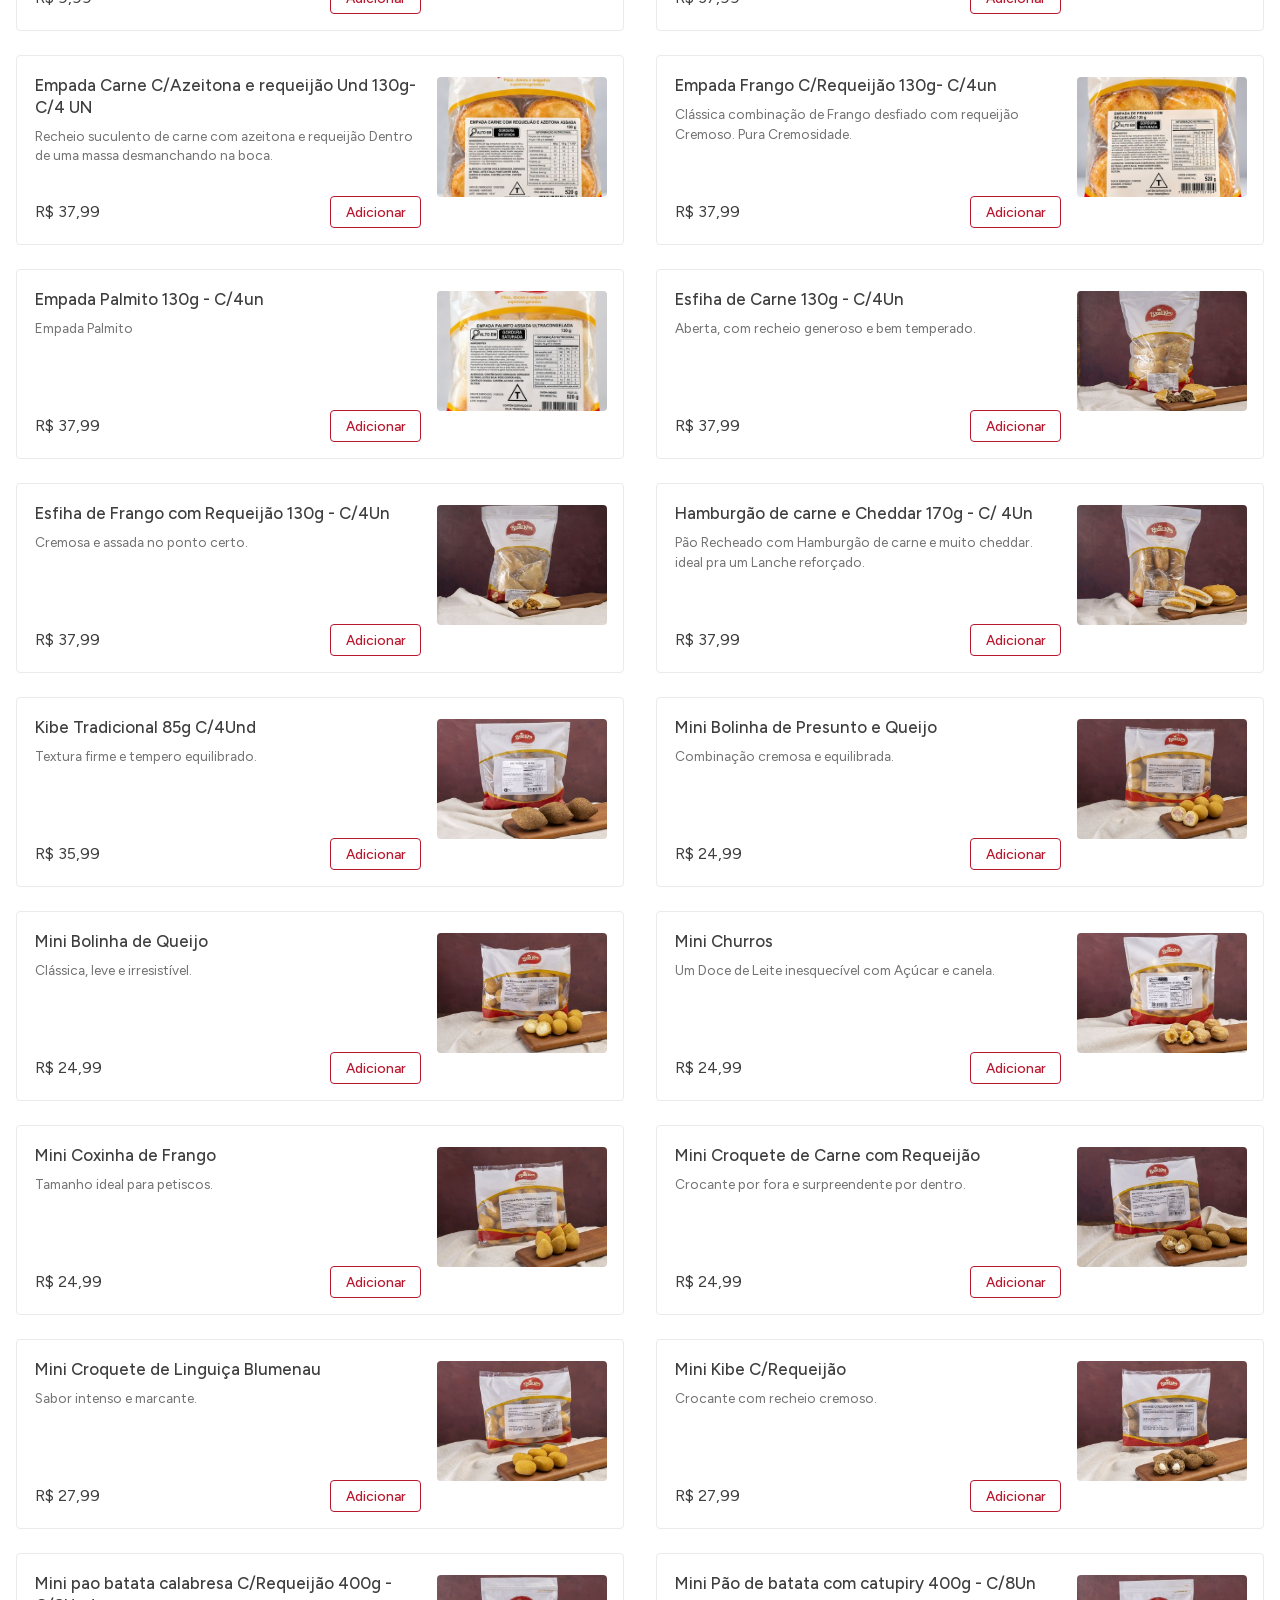
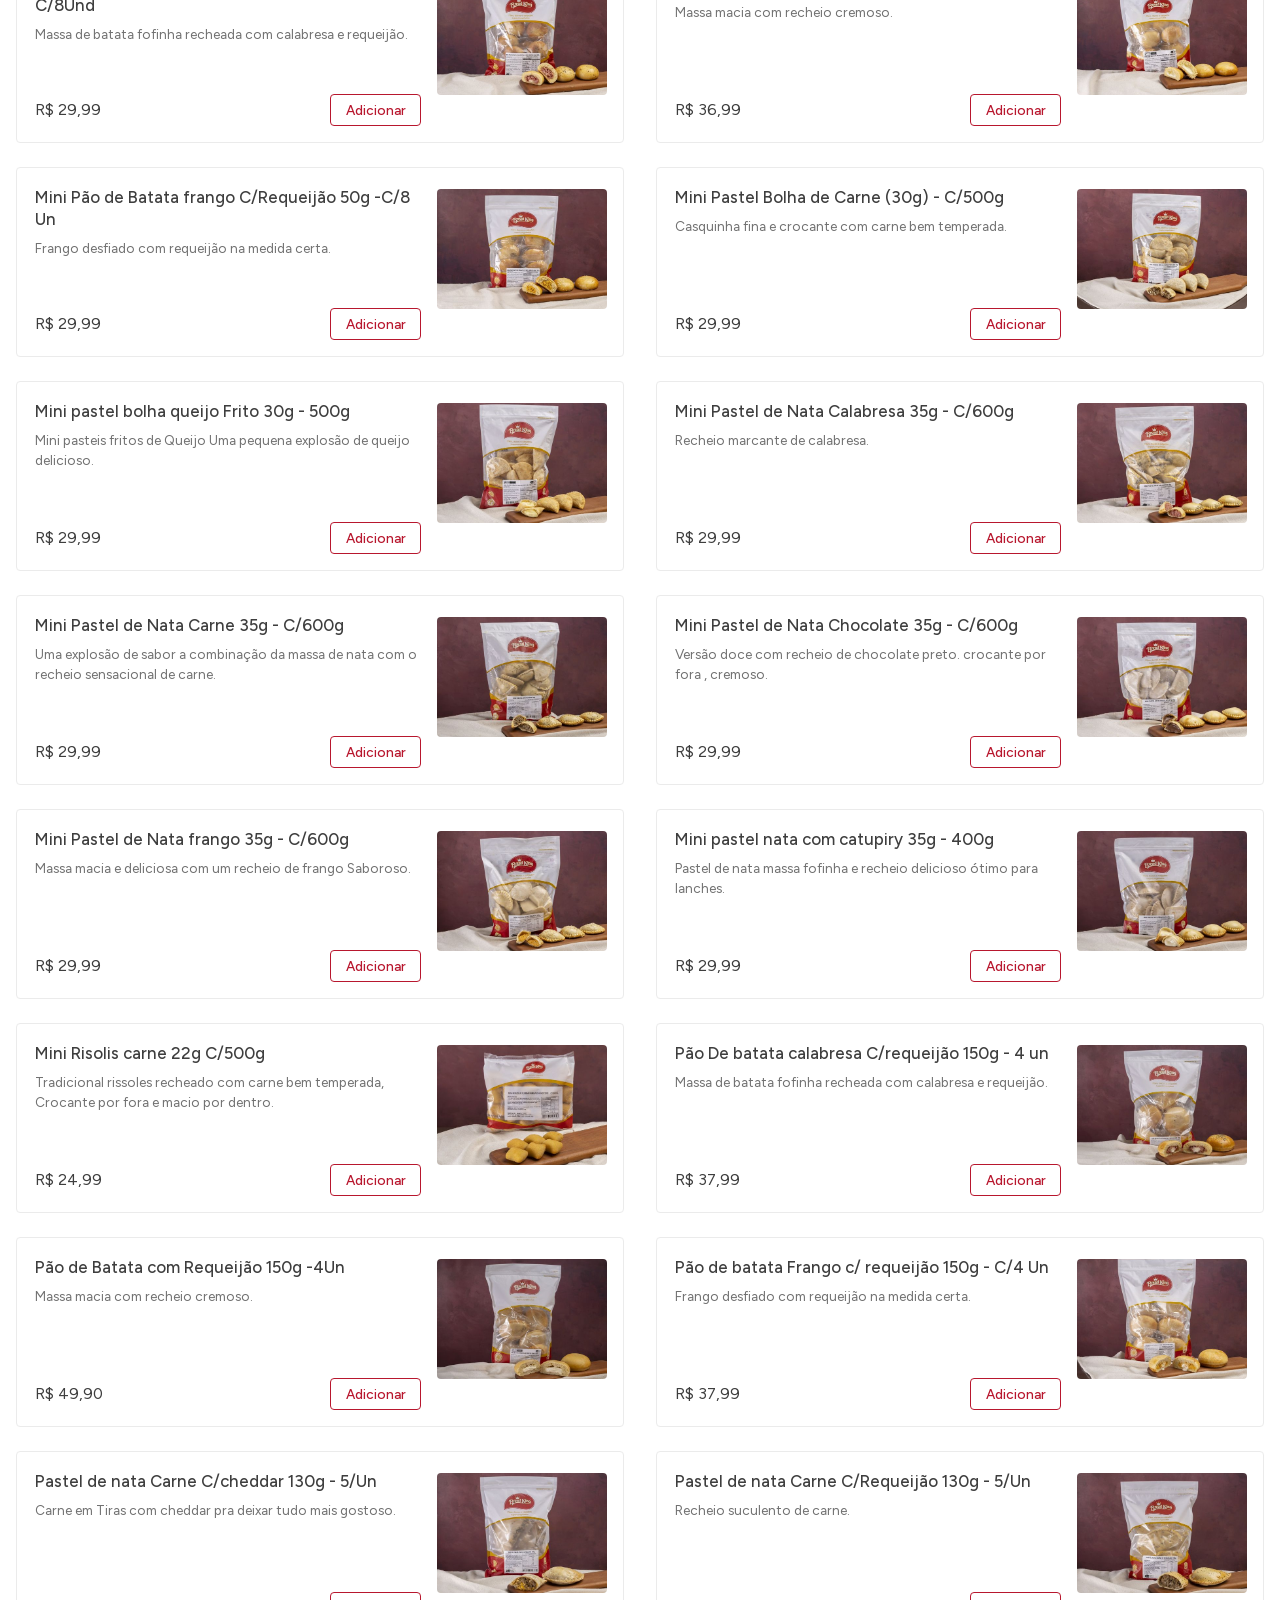
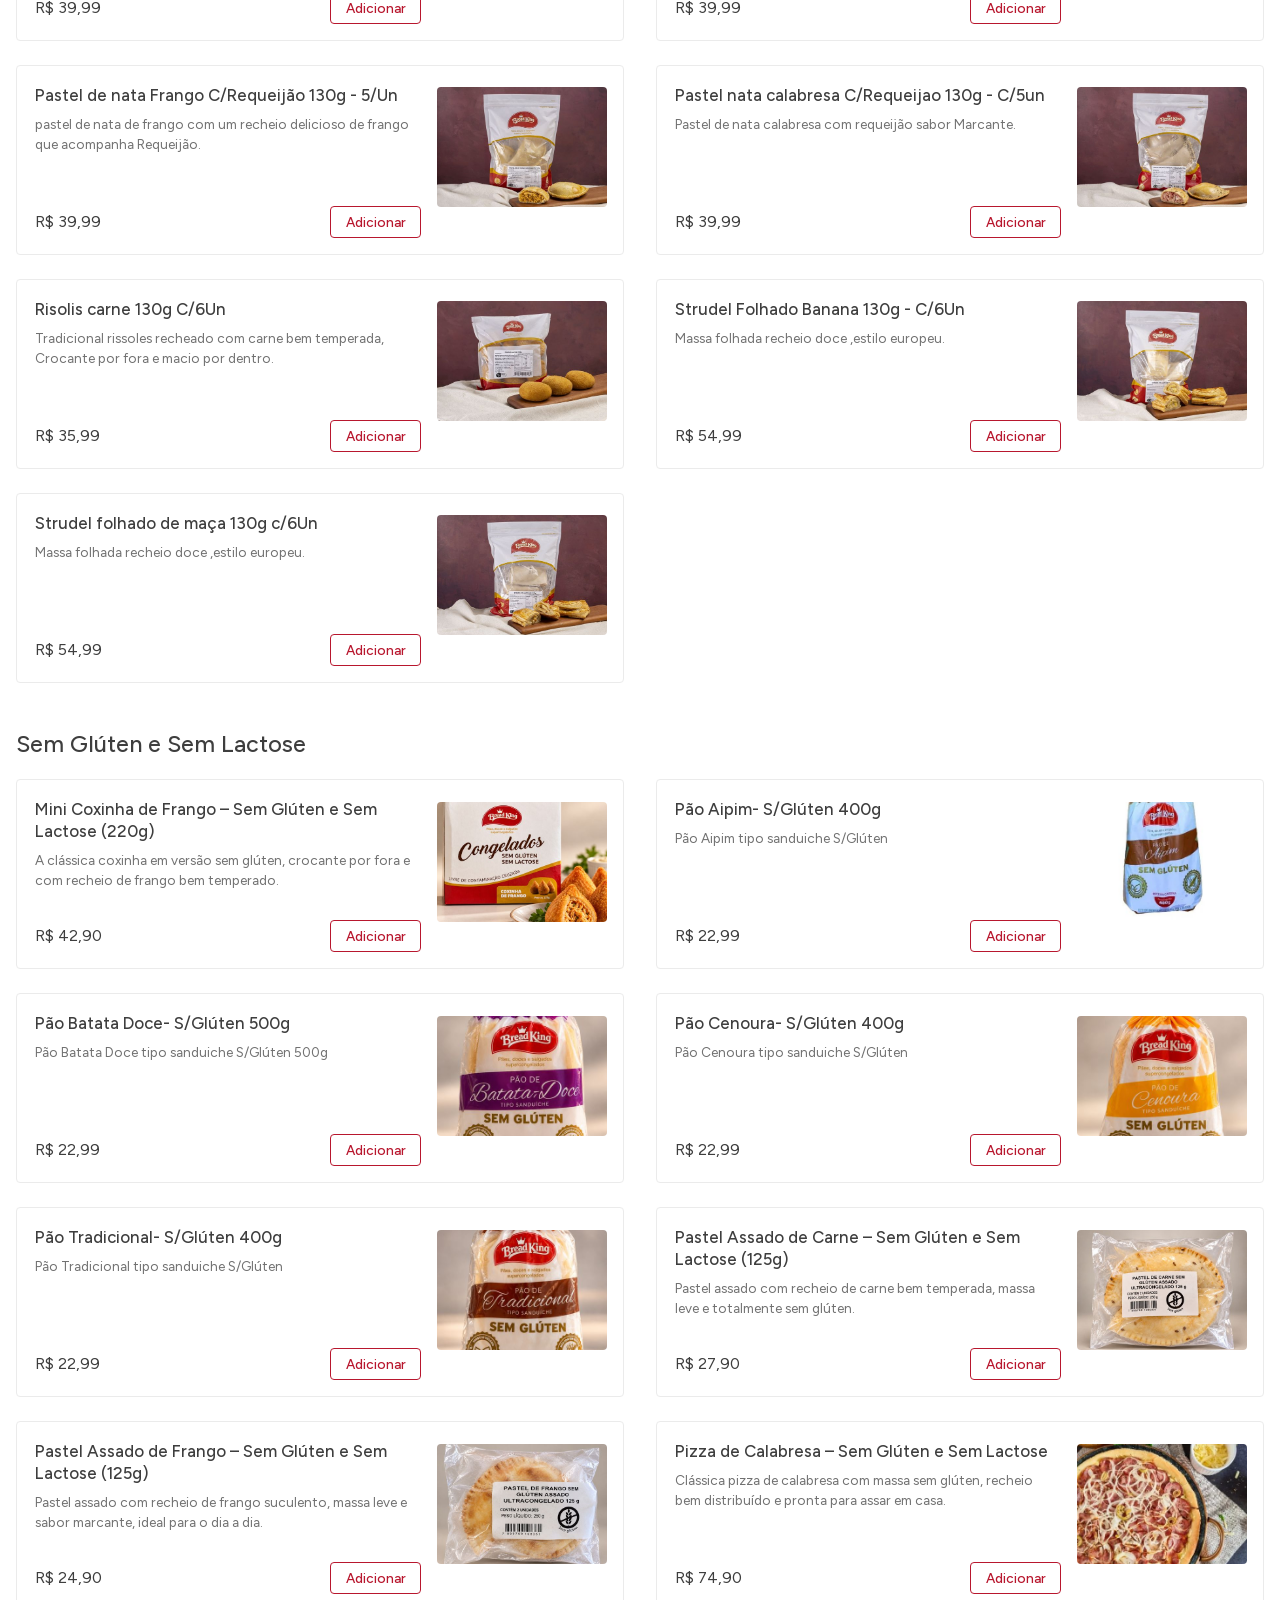
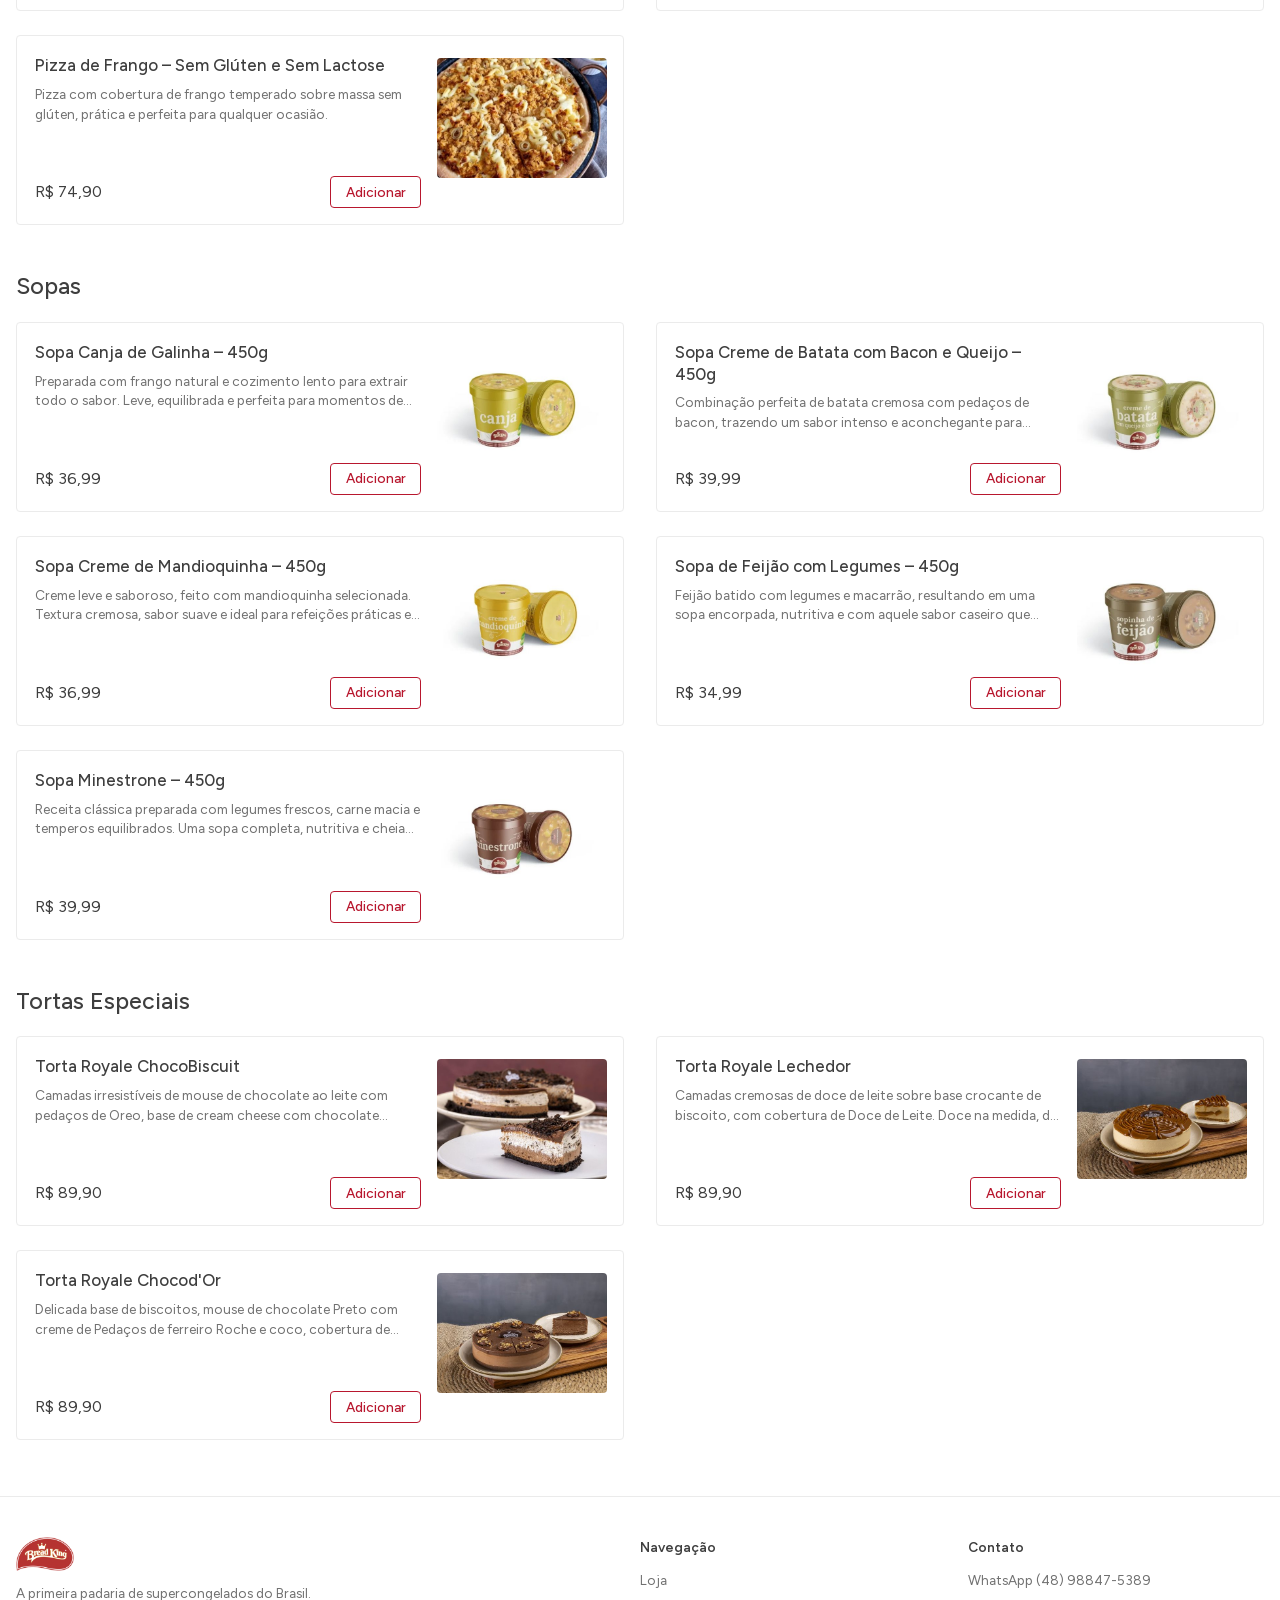
<file: site/categoria.html>
<!doctype html>
<html lang="pt-BR">
<head>
<meta charset="UTF-8"/><meta name="viewport" content="width=device-width, initial-scale=1.0"/><meta name="author" content="Bread King Palhoça"/><link rel="icon" type="image/png" href="imagens/marca/logo-bread-king.png"/><link rel="stylesheet" href="estilos/fontes.css"/><link rel="stylesheet" href="estilos/referencia.css"/><link rel="stylesheet" href="estilos/tema.css"/><link rel="stylesheet" href="estilos/extra.css"/><script src="dados/unidade.js"></script><script src="dados/catalogo.js"></script><script src="js/banco.js"></script><script src="js/icones.js"></script><script src="js/comum.js"></script><script src="js/conta.js"></script>
<title>Categoria · Bread King Palhoça</title>
<script src="js/cardapio.js"></script>
</head>
<body data-pagina="categoria">
<div class="min-h-screen bg-background">
<header id="topo"></header>
<main class="container mx-auto px-4 pb-24">
  <div class="py-8 md:py-10 flex flex-col gap-4 md:flex-row md:items-end md:justify-between">
    <div><p class="eyebrow mb-1">Cardápio</p><h1 id="titulo-categoria" class="text-3xl font-extrabold md:text-5xl">Categoria</h1><p id="sub-categoria" class="mt-1 text-muted-foreground"></p></div>
    <div class="relative w-full md:max-w-xs"><span data-icone="search" data-cls="pointer-events-none absolute left-4 top-1/2 h-4 w-4 -translate-y-1/2 text-muted-foreground"></span><input id="busca" type="search" class="flex w-full border border-input px-3 py-2 text-sm ring-offset-background placeholder:text-muted-foreground focus-visible:outline-none focus-visible:ring-2 focus-visible:ring-ring h-11 rounded-full bg-background pl-11" placeholder="Buscar nesta lista"/></div>
  </div>
  <div id="categorias"></div>
</main>
<footer></footer>
</div>
<script>document.querySelectorAll("[data-icone]").forEach(function(s){s.outerHTML=icone(s.dataset.icone,s.dataset.cls||"h-5 w-5");});</script>
</body>
</html>
</file>
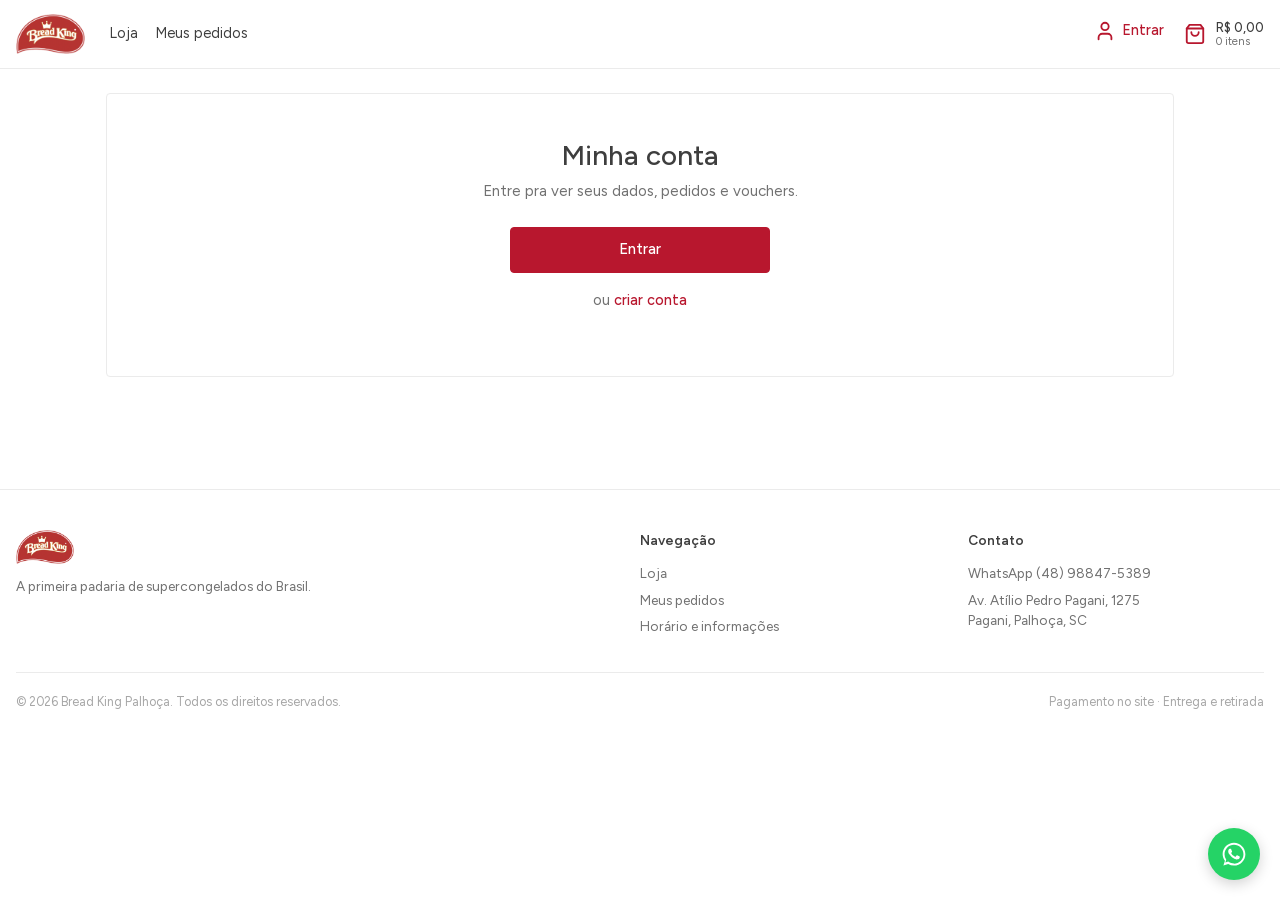
<file: site/conta.html>
<!doctype html>
<html lang="pt-BR">
<head>
<meta charset="UTF-8"/><meta name="viewport" content="width=device-width, initial-scale=1.0"/><meta name="author" content="Bread King Palhoça"/><link rel="icon" type="image/png" href="imagens/marca/logo-bread-king.png"/><link rel="stylesheet" href="estilos/fontes.css"/><link rel="stylesheet" href="estilos/referencia.css"/><link rel="stylesheet" href="estilos/tema.css"/><link rel="stylesheet" href="estilos/extra.css"/><script src="dados/unidade.js"></script><script src="dados/catalogo.js"></script><script src="js/banco.js"></script><script src="js/icones.js"></script><script src="js/comum.js"></script><script src="js/conta.js"></script>
<title>Minha conta · Bread King Palhoça</title>
<meta name="robots" content="noindex"/>
</head>
<body data-sem-barra="1">
<header id="topo"></header>
<main class="pagina"><div id="conta"></div></main>
<footer></footer>
</body>
</html>
</file>
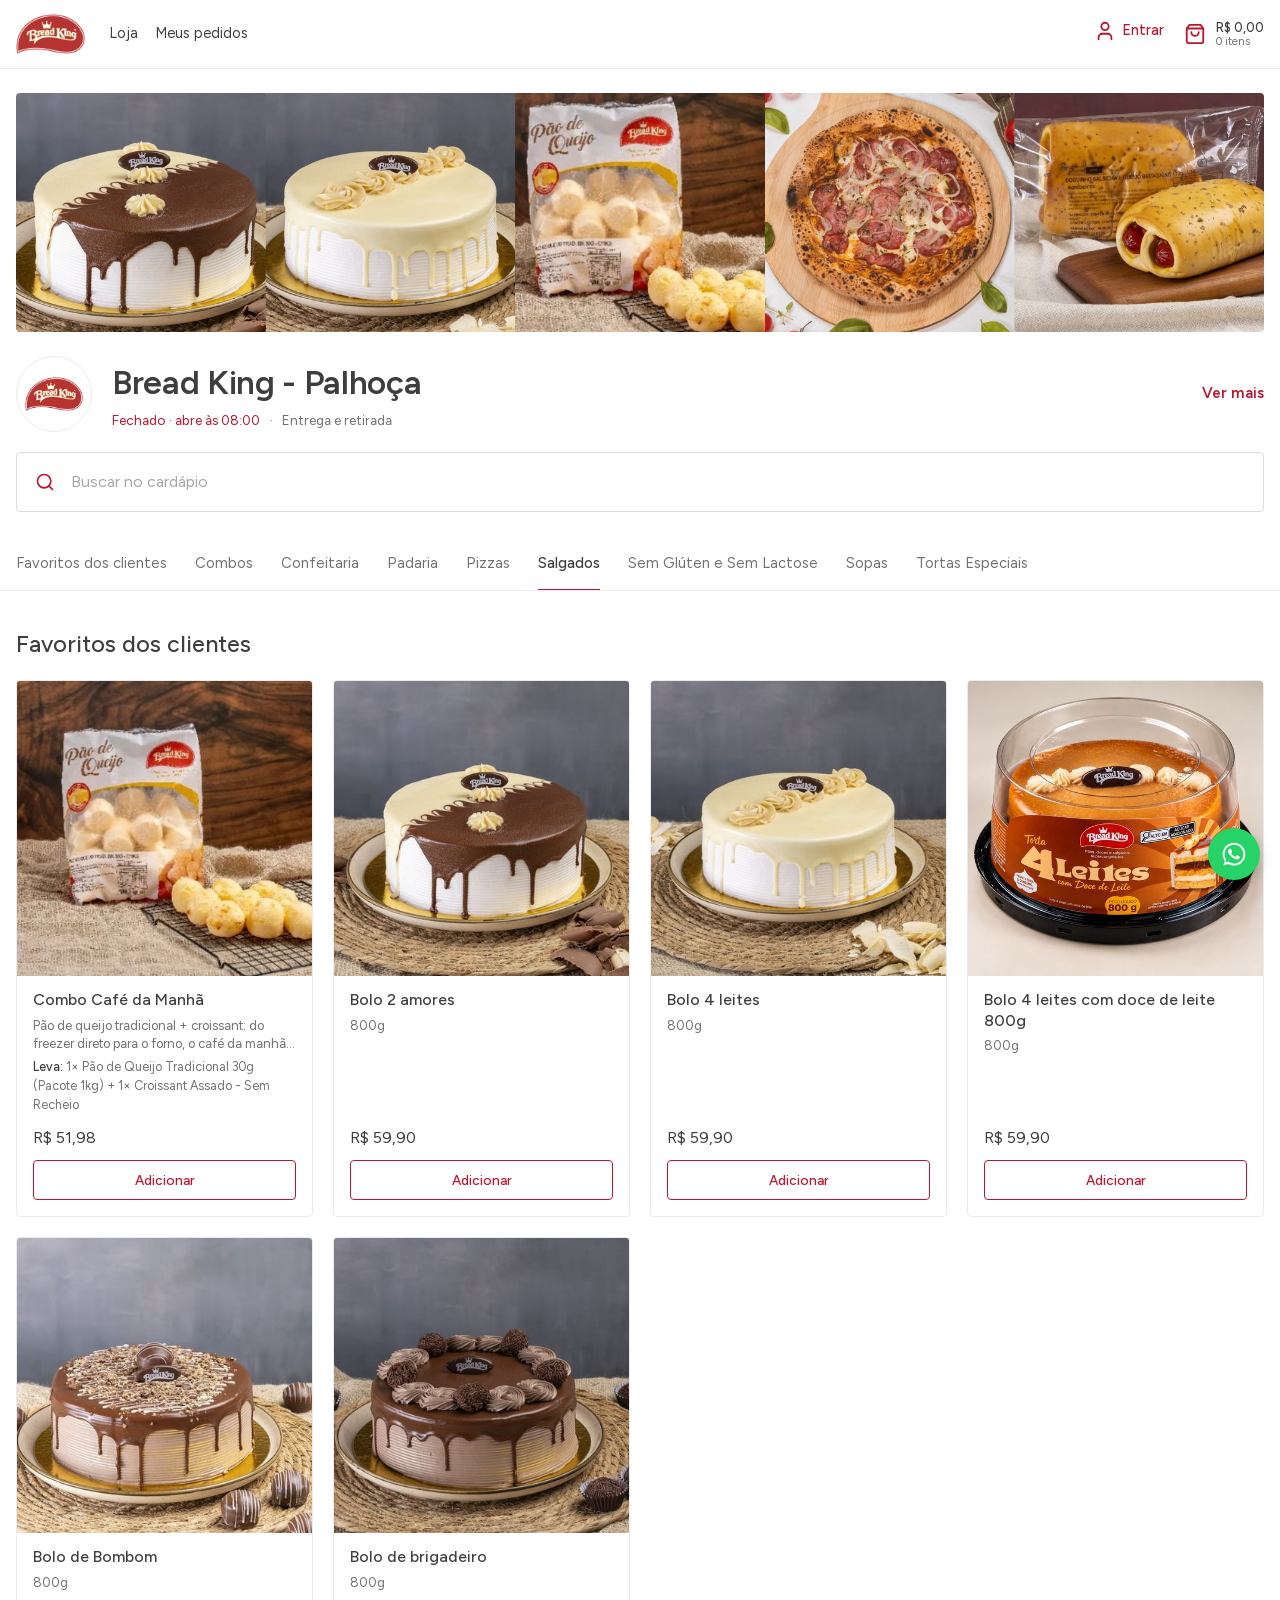
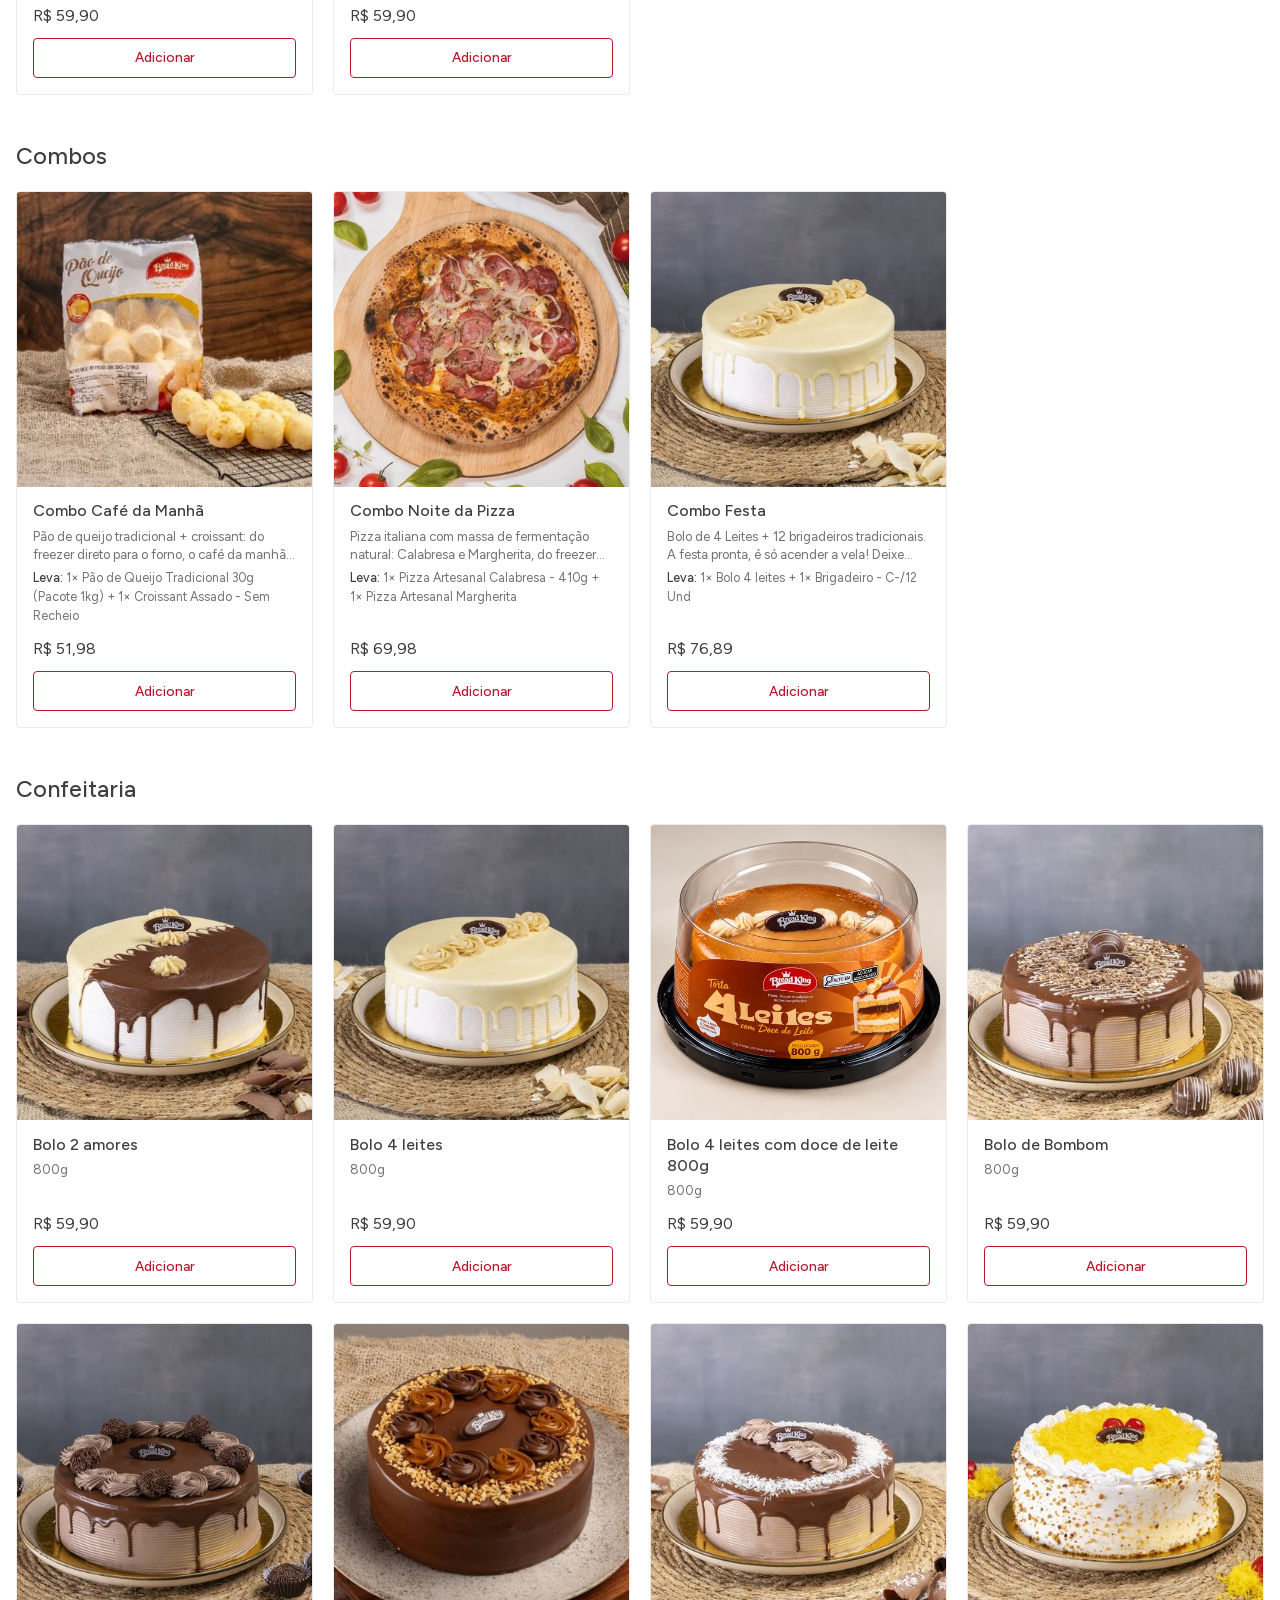
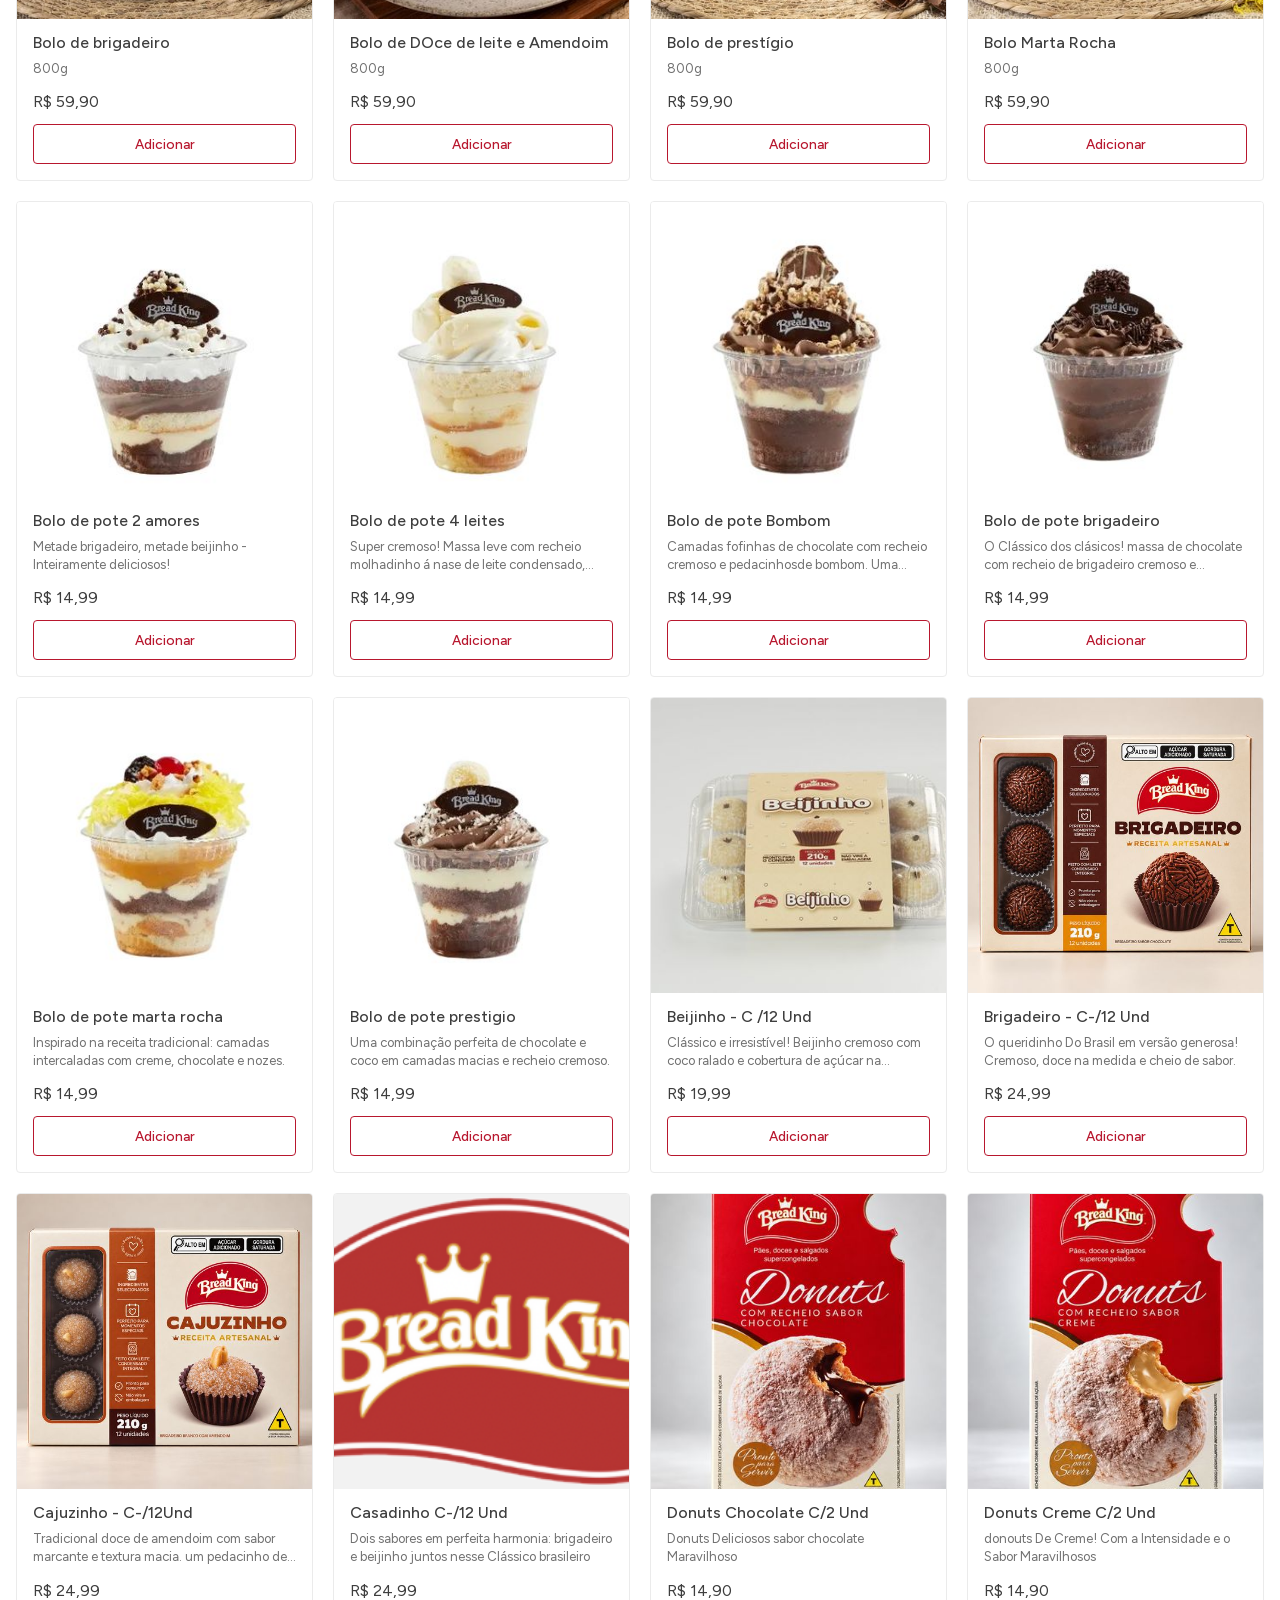
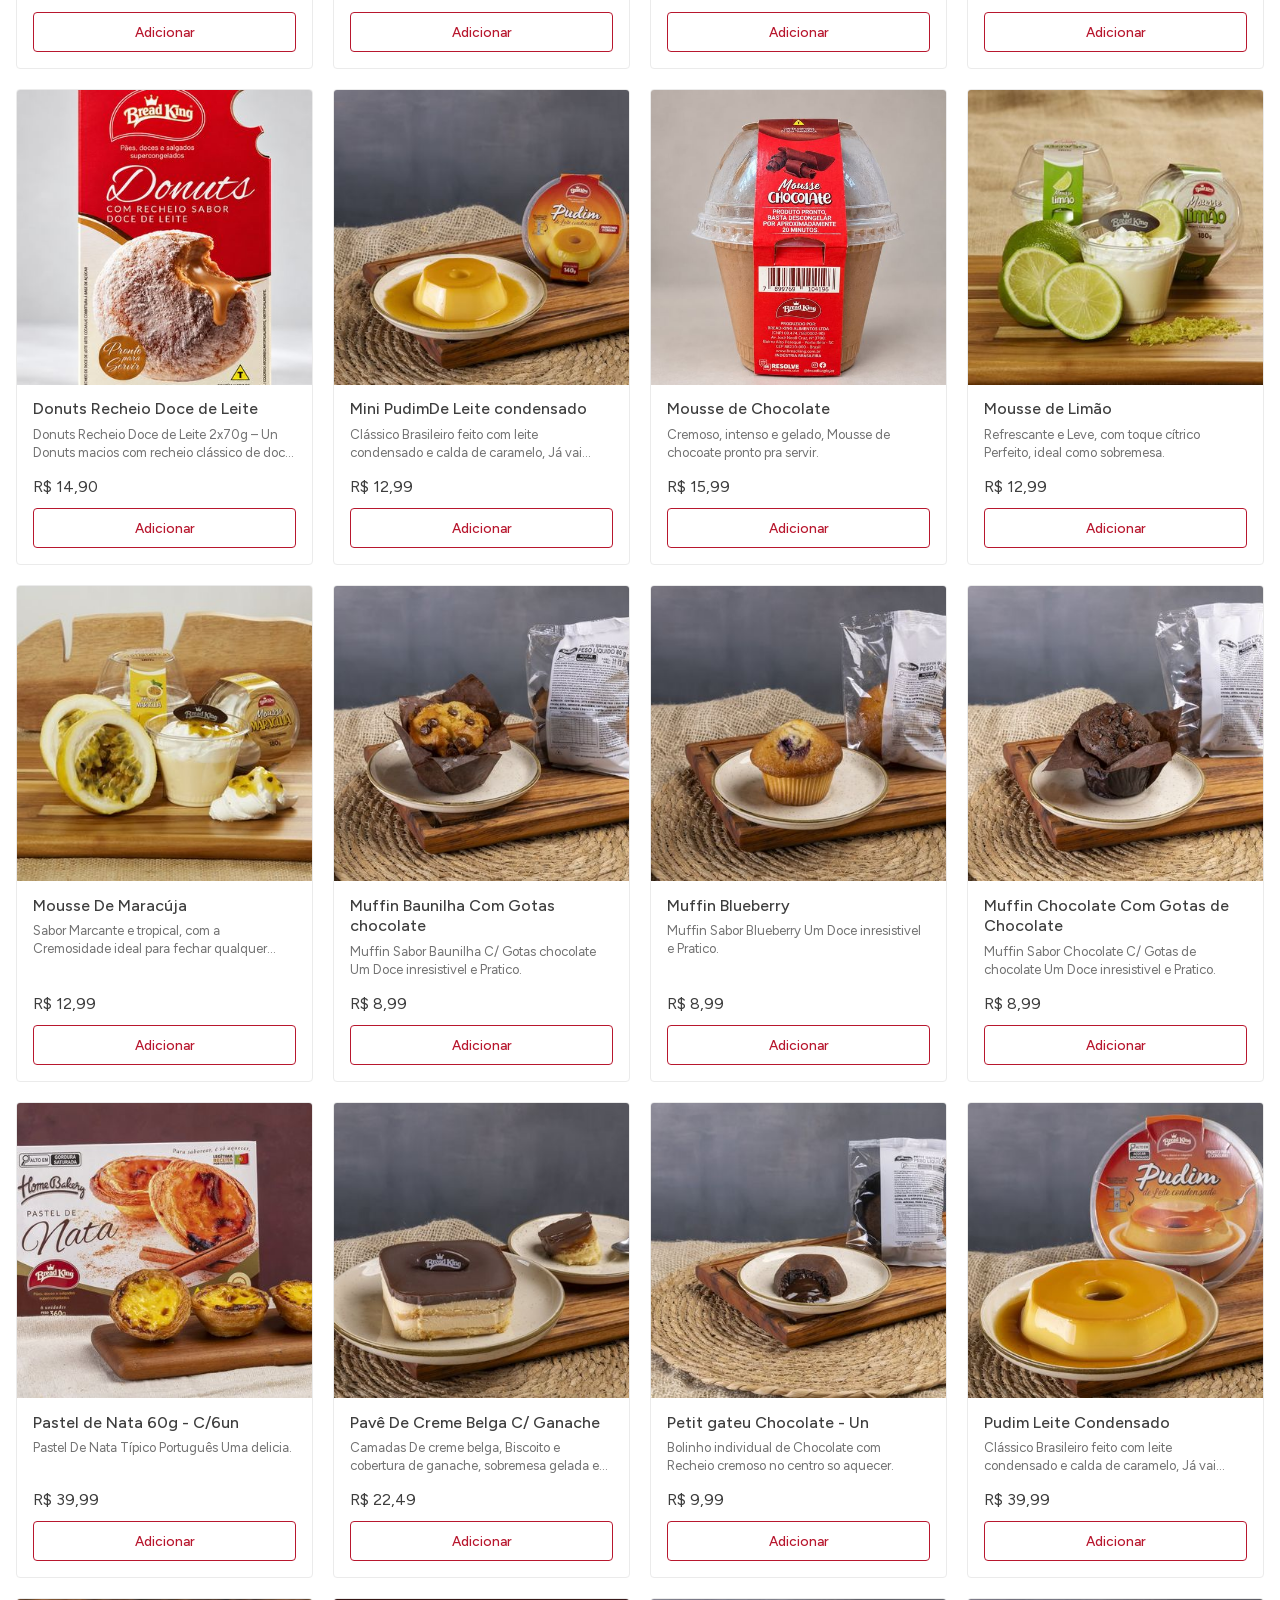
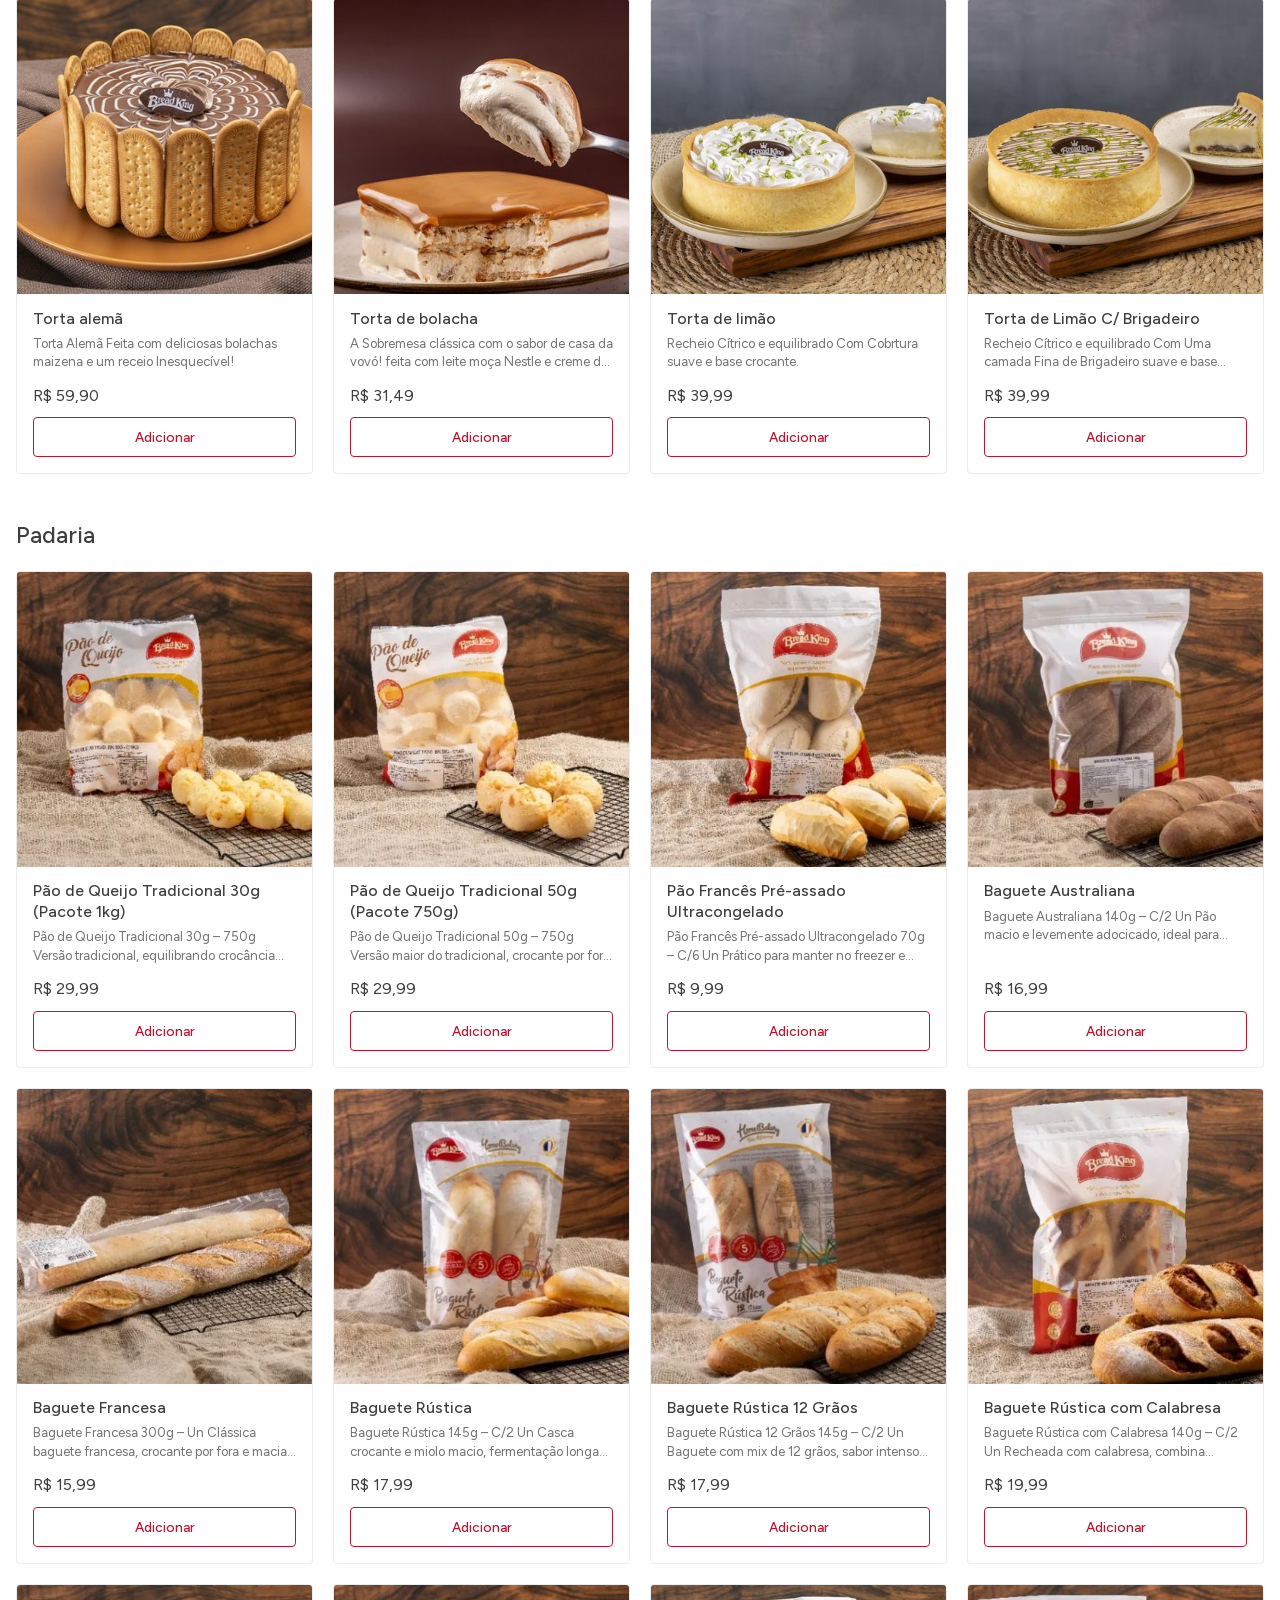
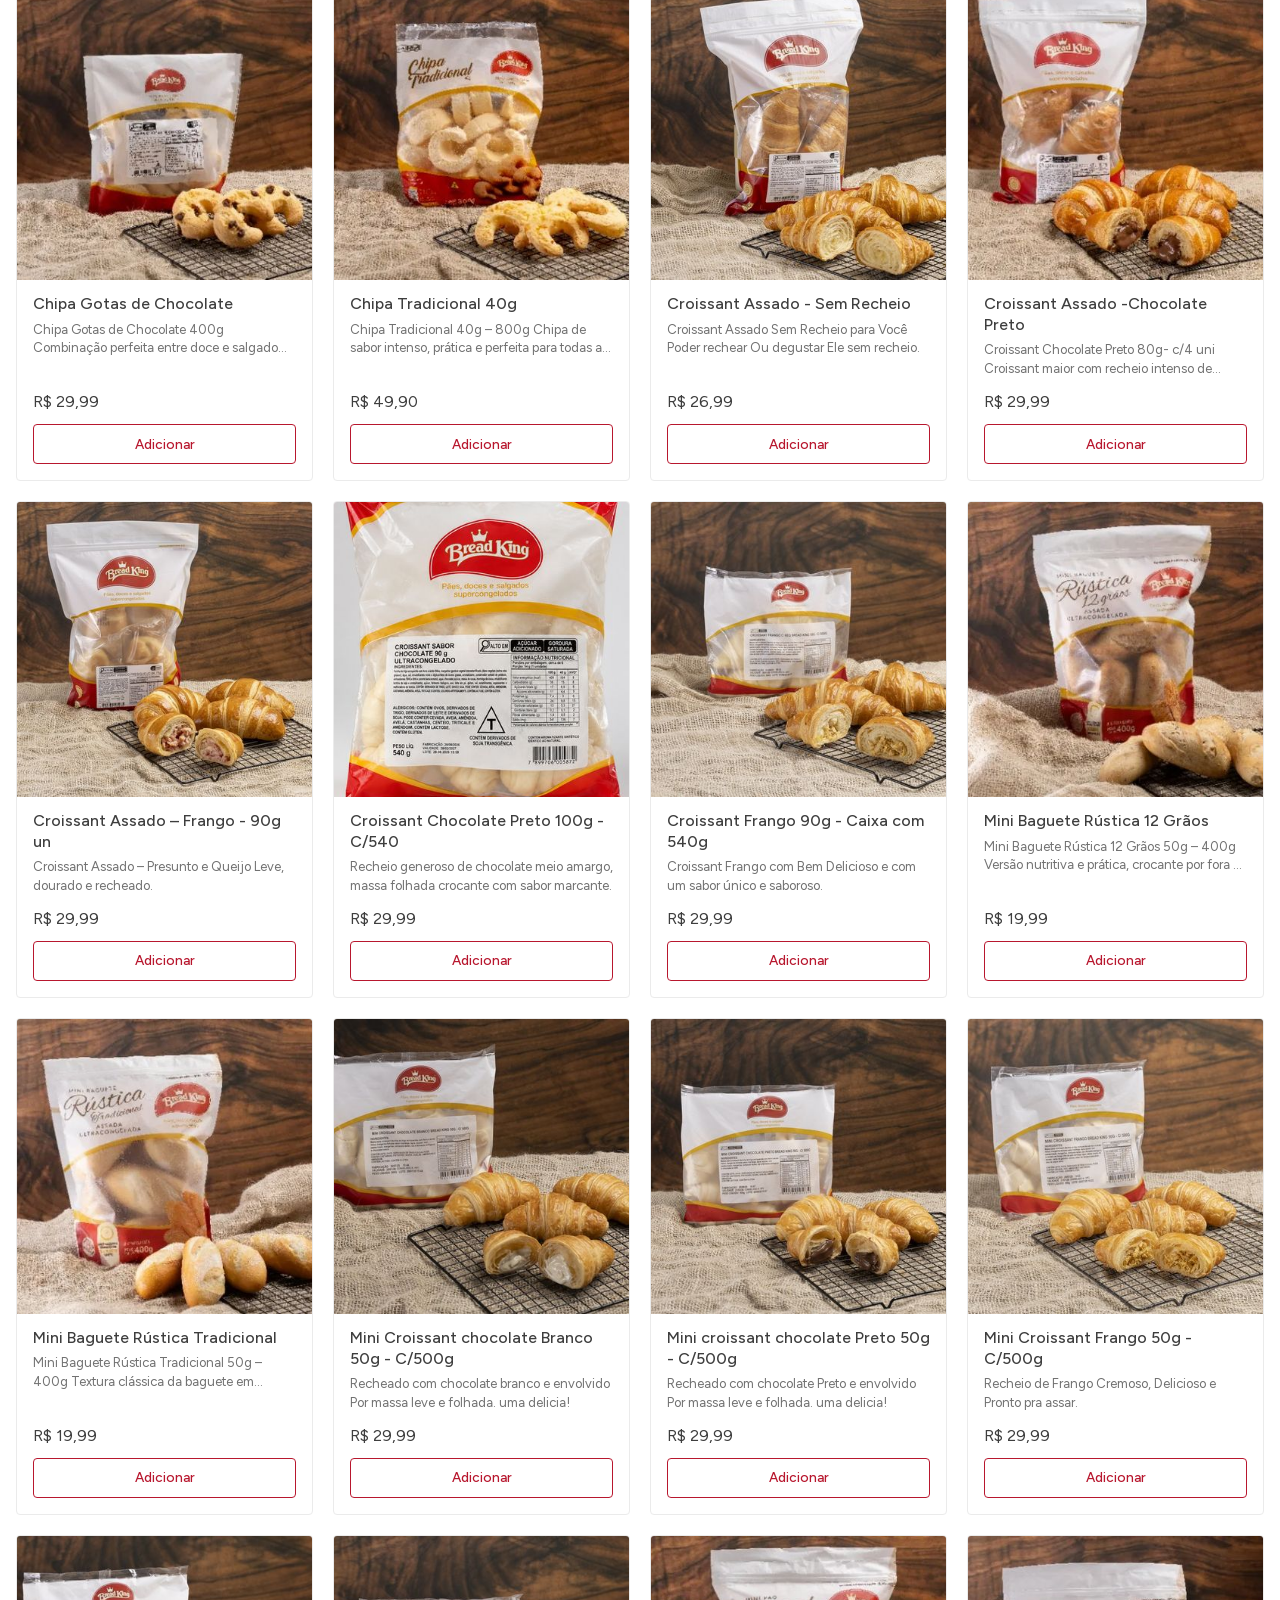
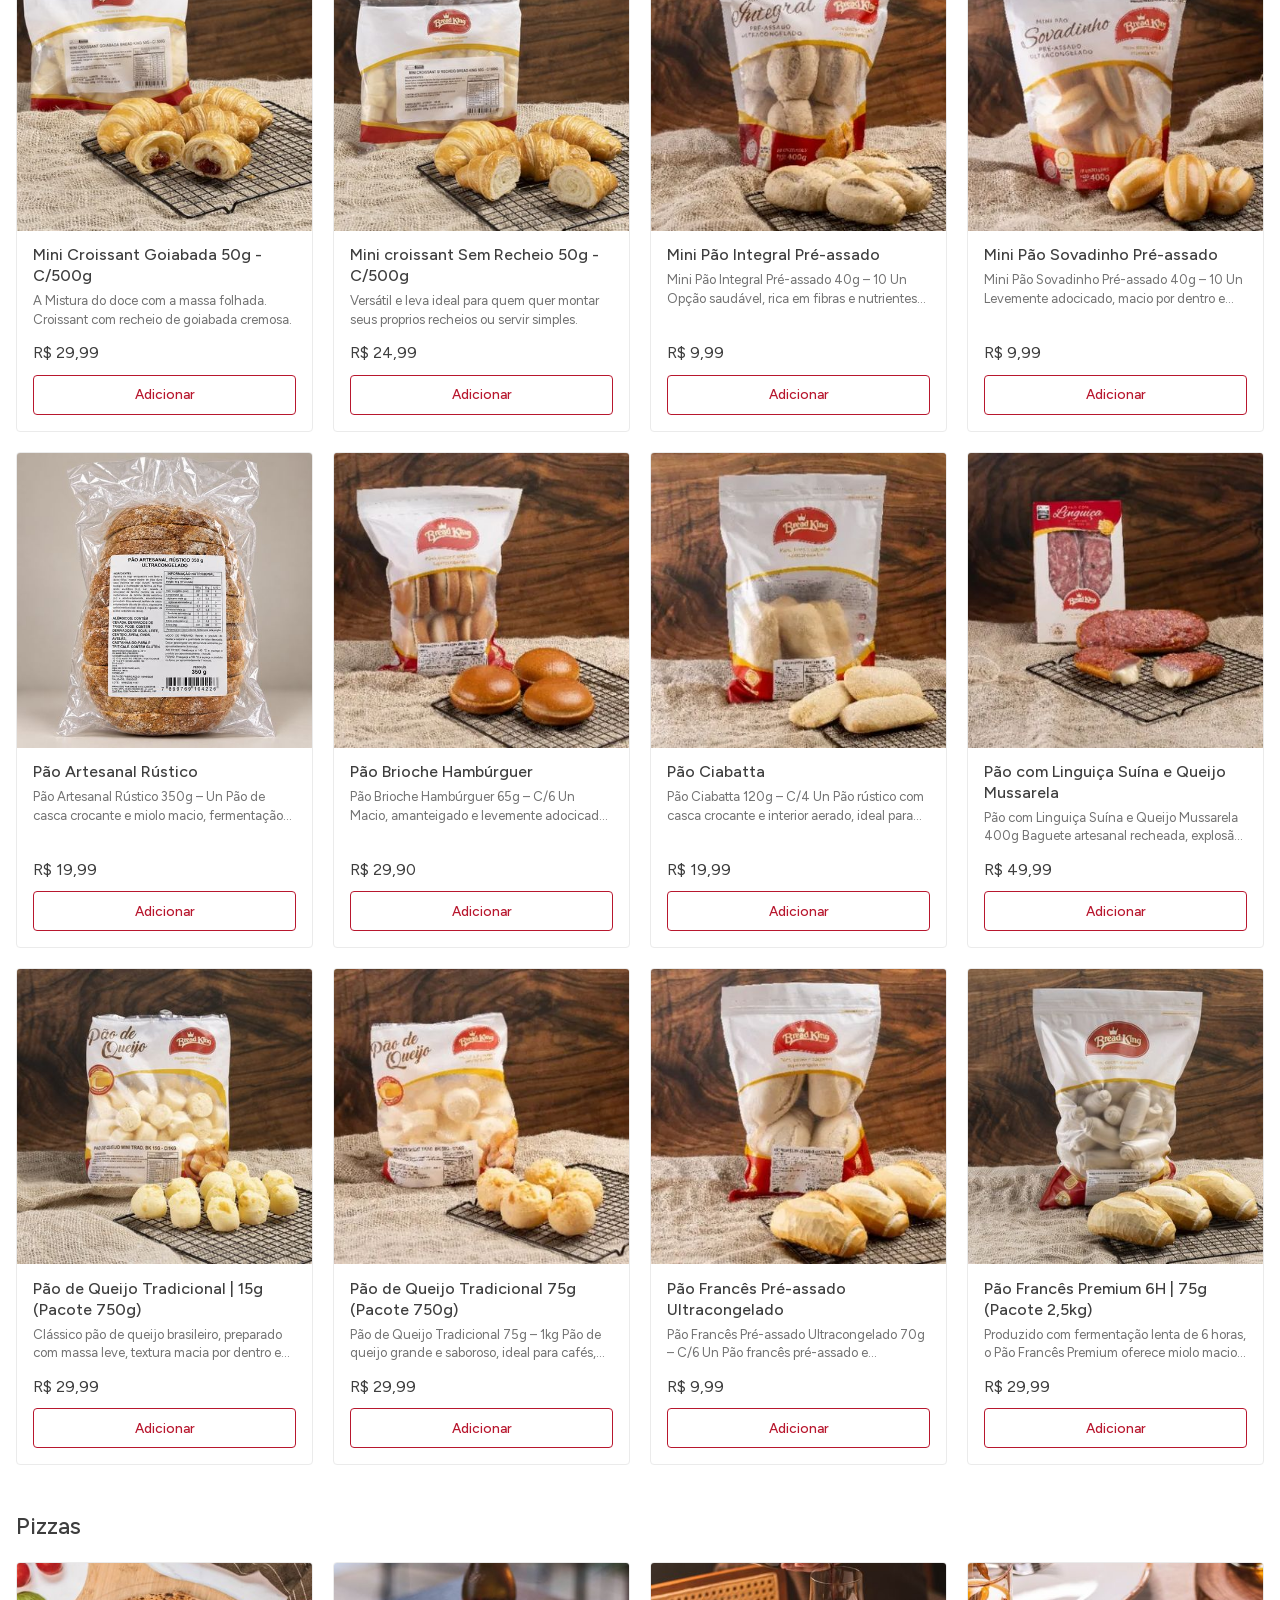
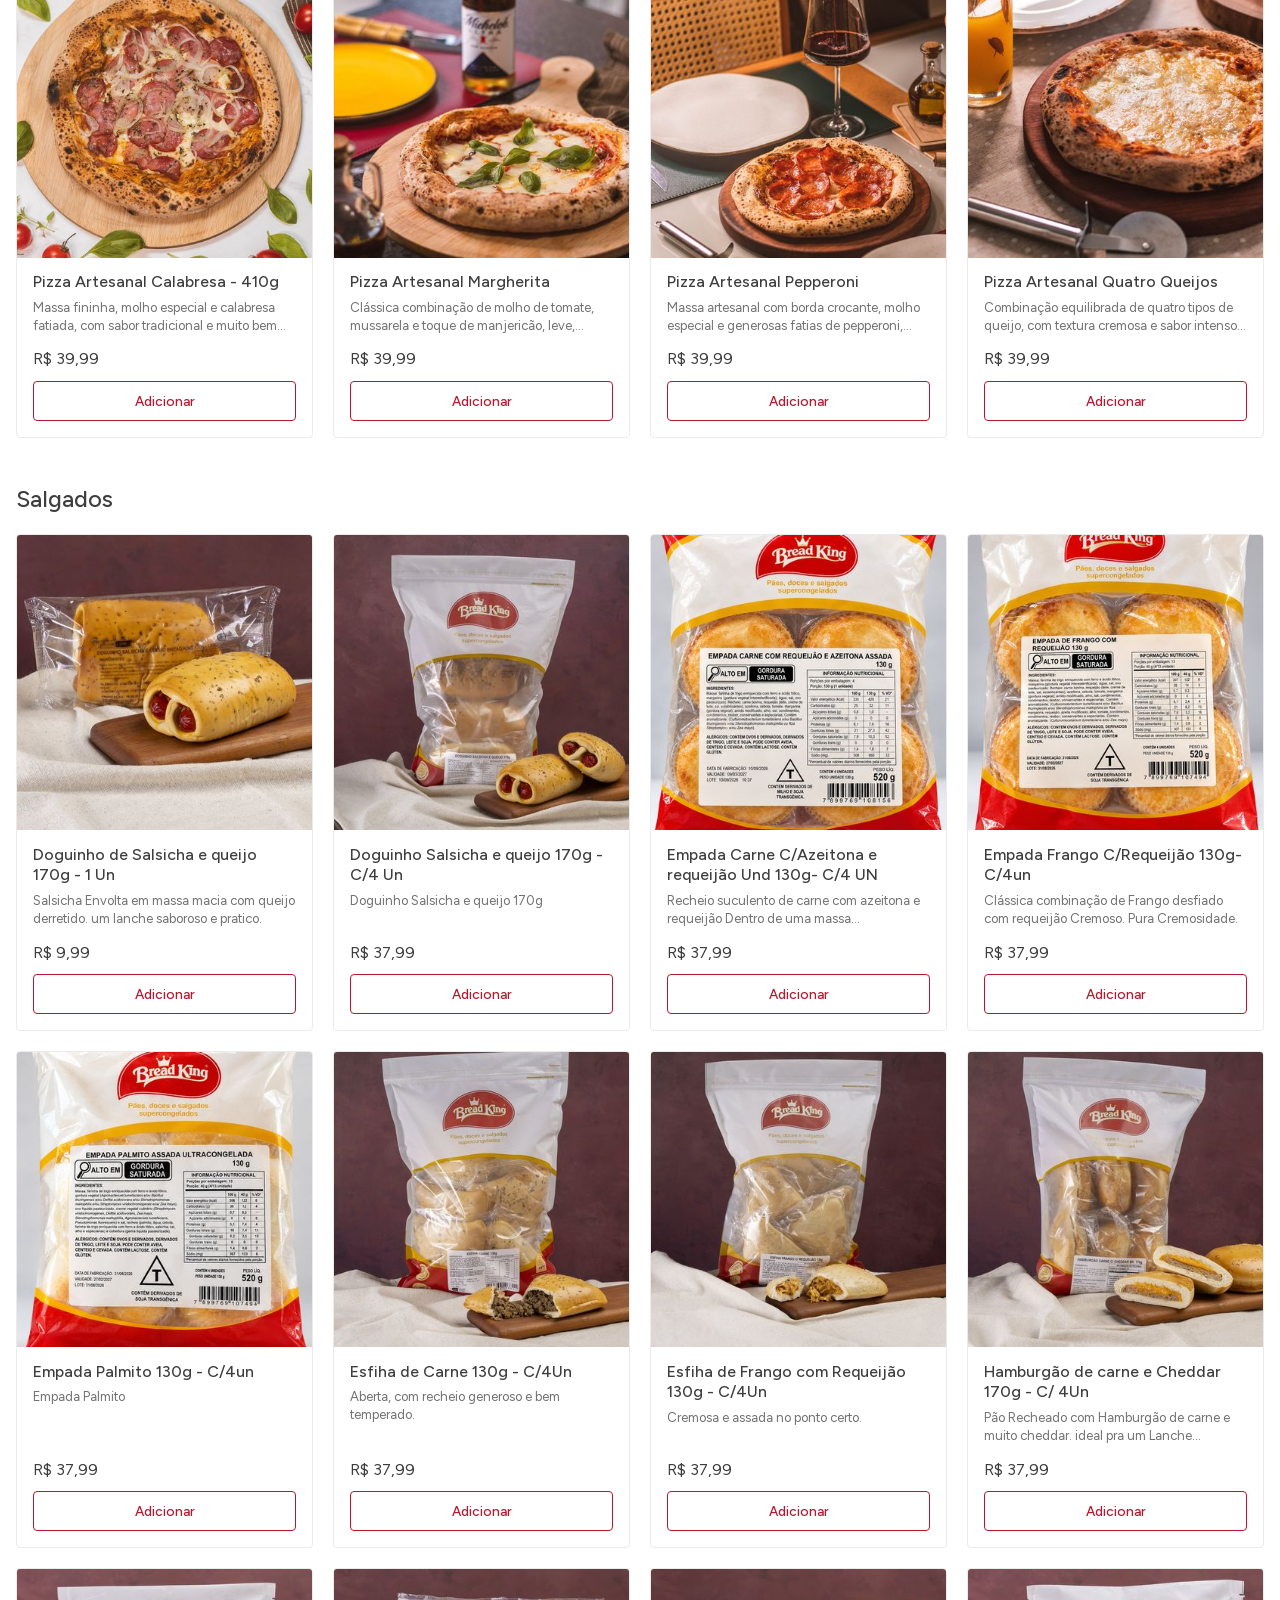
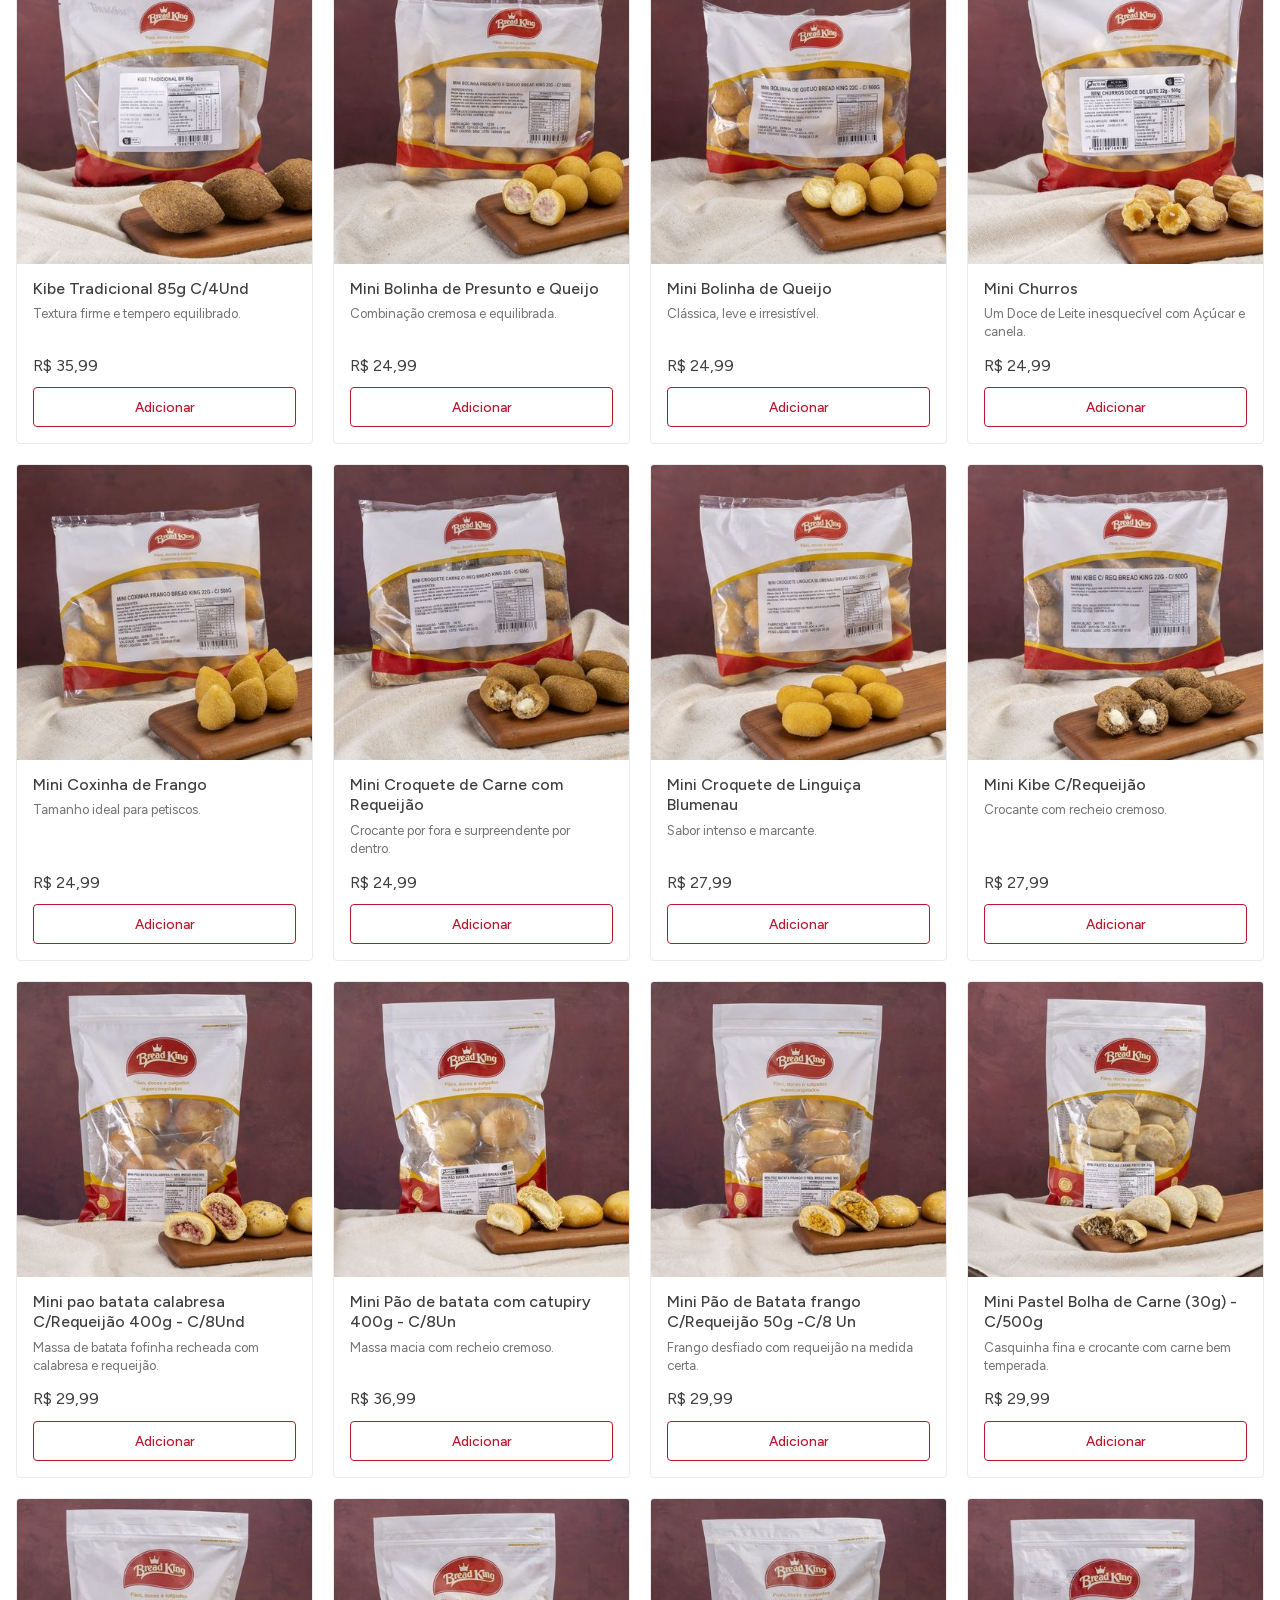
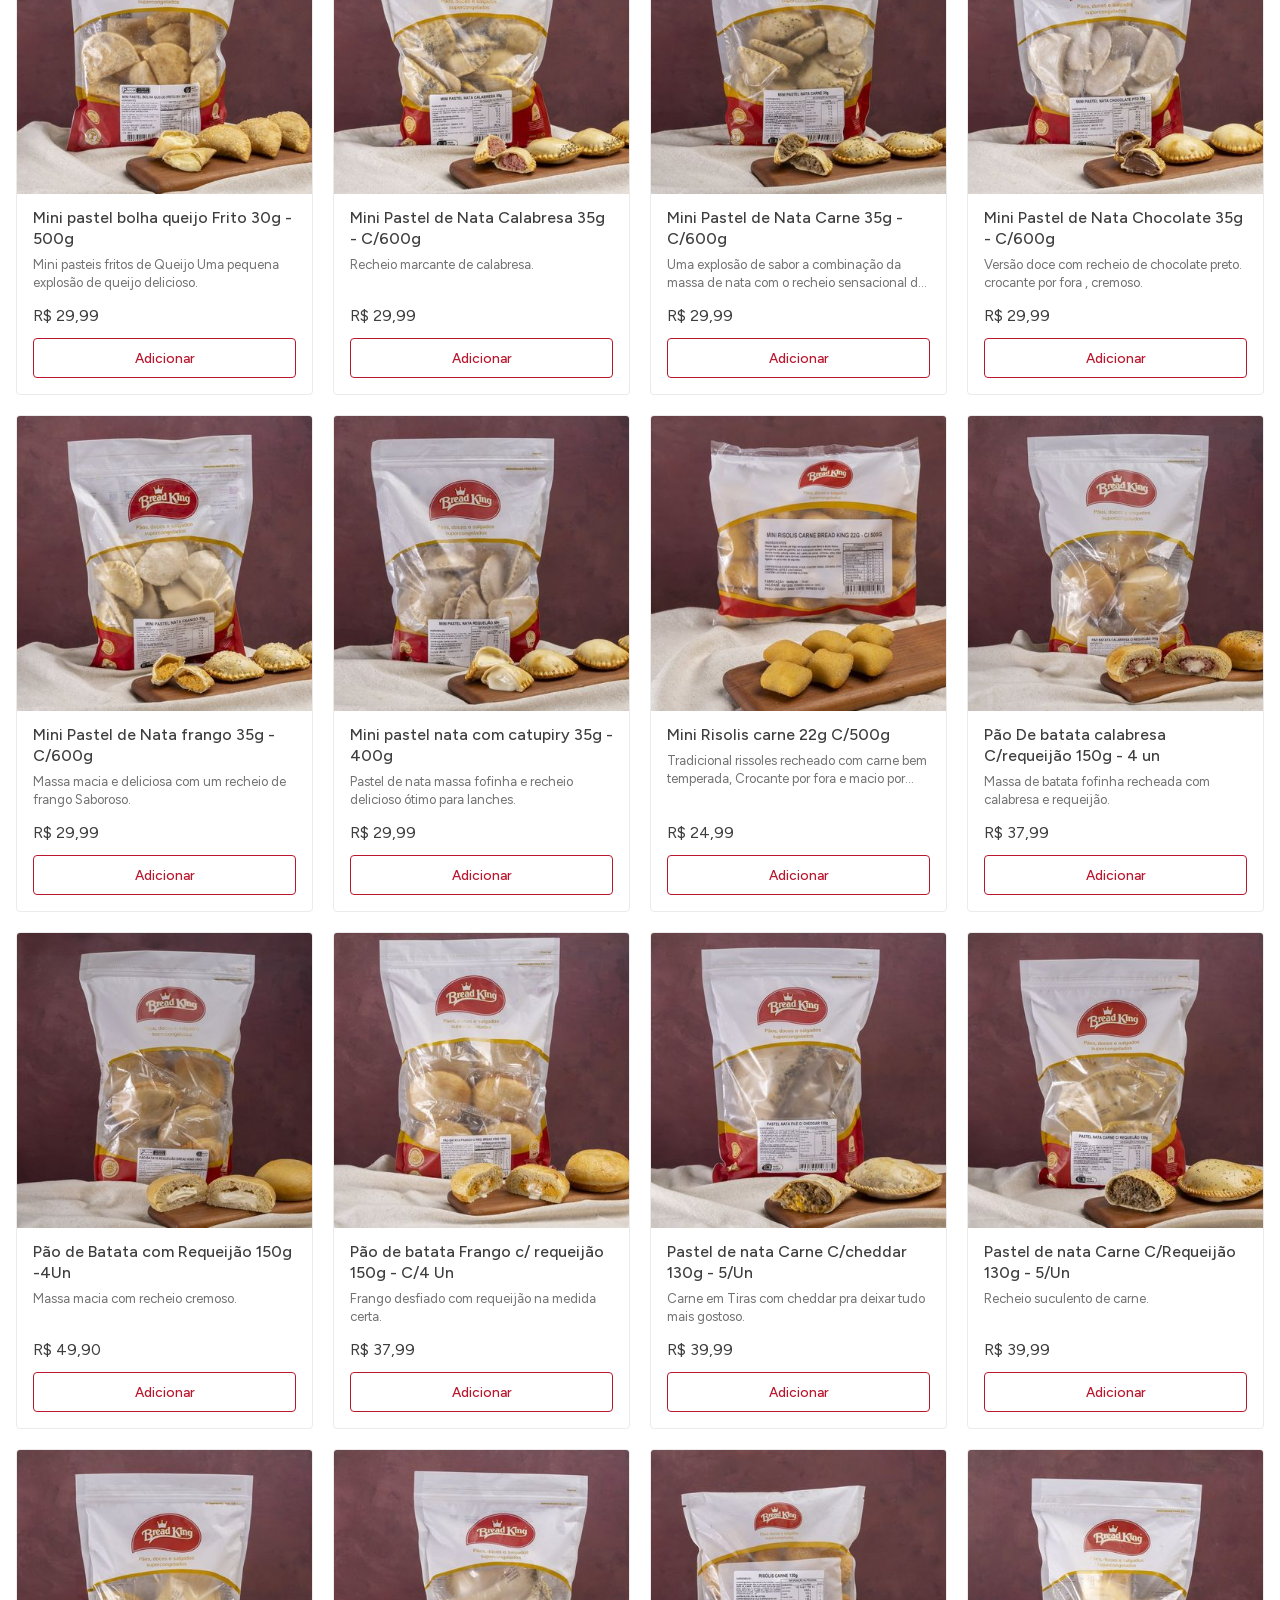
<file: site/index-v2.html>
<!doctype html>
<html lang="pt-BR">
<head>
<meta charset="UTF-8"/><meta name="viewport" content="width=device-width, initial-scale=1.0"/><meta name="author" content="Bread King Palhoça"/><link rel="icon" type="image/png" href="imagens/marca/logo-bread-king.png"/><link rel="stylesheet" href="estilos/fontes.css"/><link rel="stylesheet" href="estilos/referencia.css"/><link rel="stylesheet" href="estilos/tema.css"/><link rel="stylesheet" href="estilos/extra.css"/><script src="dados/unidade.js"></script><script src="dados/catalogo.js"></script><script src="js/banco.js"></script><script src="js/icones.js"></script><script src="js/comum.js"></script><script src="js/conta.js"></script>
<title>Bread King Palhoça · Cardápio (v2)</title>
<meta name="description" content="Cardápio da Bread King Palhoça. Pães, salgados, pizzas e confeitaria congelados, prontos em minutos. Peça no site."/>
<script src="js/cardapio.js"></script>
</head>
<body data-layout="vertical">
<header id="topo"></header>
<main>
  <div id="hero-loja"></div>
  <div class="nav-cats"><div id="nav-categorias" class="container mx-auto trilho"></div></div>
  <div class="container mx-auto px-4" id="categorias"></div>
</main>
<footer></footer>
</body>
</html>
</file>
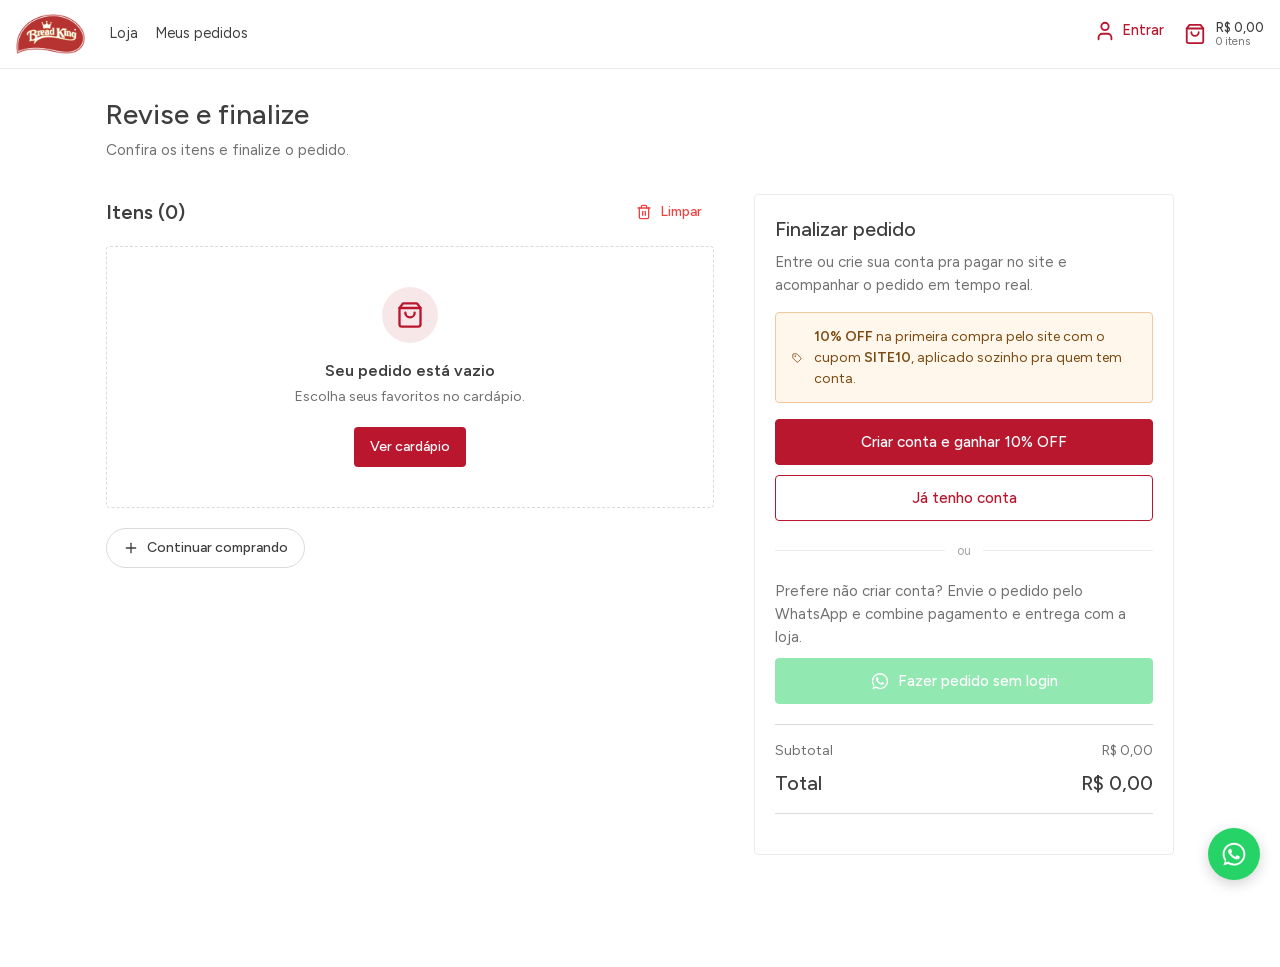
<file: site/pedido.html>
<!doctype html>
<html lang="pt-BR">
<head>
<meta charset="UTF-8"/><meta name="viewport" content="width=device-width, initial-scale=1.0"/><meta name="author" content="Bread King Palhoça"/><link rel="icon" type="image/png" href="imagens/marca/logo-bread-king.png"/><link rel="stylesheet" href="estilos/fontes.css"/><link rel="stylesheet" href="estilos/referencia.css"/><link rel="stylesheet" href="estilos/tema.css"/><link rel="stylesheet" href="estilos/extra.css"/><script src="dados/unidade.js"></script><script src="dados/catalogo.js"></script><script src="js/banco.js"></script><script src="js/icones.js"></script><script src="js/comum.js"></script><script src="js/conta.js"></script>
<title>Seu pedido · Bread King Palhoça</title>
<meta name="robots" content="noindex"/>
<script src="js/pedido.js"></script>
</head>
<body data-sem-barra="1">
<div class="min-h-screen bg-background pb-12">
<header id="topo"></header>
<main class="pagina">
  <h1>Revise e finalize</h1>
  <p class="sub">Confira os itens e finalize o pedido.</p>
  <div class="mt-8 grid gap-10 lg:grid-cols-[1fr_420px]">
    <section>
      <div class="mb-4 flex items-center justify-between"><h2 id="itens-titulo" class="text-xl font-extrabold">Itens (0)</h2><button type="button" id="limpar" class="inline-flex items-center justify-center whitespace-nowrap font-medium ring-offset-background transition-colors focus-visible:outline-none focus-visible:ring-2 focus-visible:ring-ring focus-visible:ring-offset-2 disabled:pointer-events-none disabled:opacity-50 [&_svg]:pointer-events-none [&_svg]:size-4 [&_svg]:shrink-0 gap-2 text-sm hover:bg-accent h-9 rounded-md px-3 text-destructive hover:text-destructive"><span data-icone="trash2" data-cls="h-4 w-4"></span>Limpar</button></div>
      <div id="itens" class="space-y-3"></div>
      <a class="inline-flex items-center justify-center whitespace-nowrap font-medium ring-offset-background transition-colors focus-visible:outline-none focus-visible:ring-2 focus-visible:ring-ring focus-visible:ring-offset-2 disabled:pointer-events-none disabled:opacity-50 [&_svg]:pointer-events-none [&_svg]:size-4 [&_svg]:shrink-0 gap-2 rounded-full text-sm border border-input bg-background hover:bg-accent hover:text-accent-foreground h-10 px-4 py-2 mt-5" href="index.html"><span data-icone="plus" data-cls="h-4 w-4"></span>Continuar comprando</a>
    </section>
    <section class="lg:sticky lg:top-24 lg:self-start"><div id="resumo" class="cartao-s"></div></section>
  </div>
</main>
</div>
<script>document.querySelectorAll("[data-icone]").forEach(function(s){s.outerHTML=icone(s.dataset.icone,s.dataset.cls||"h-5 w-5");});</script>
</body>
</html>
</file>
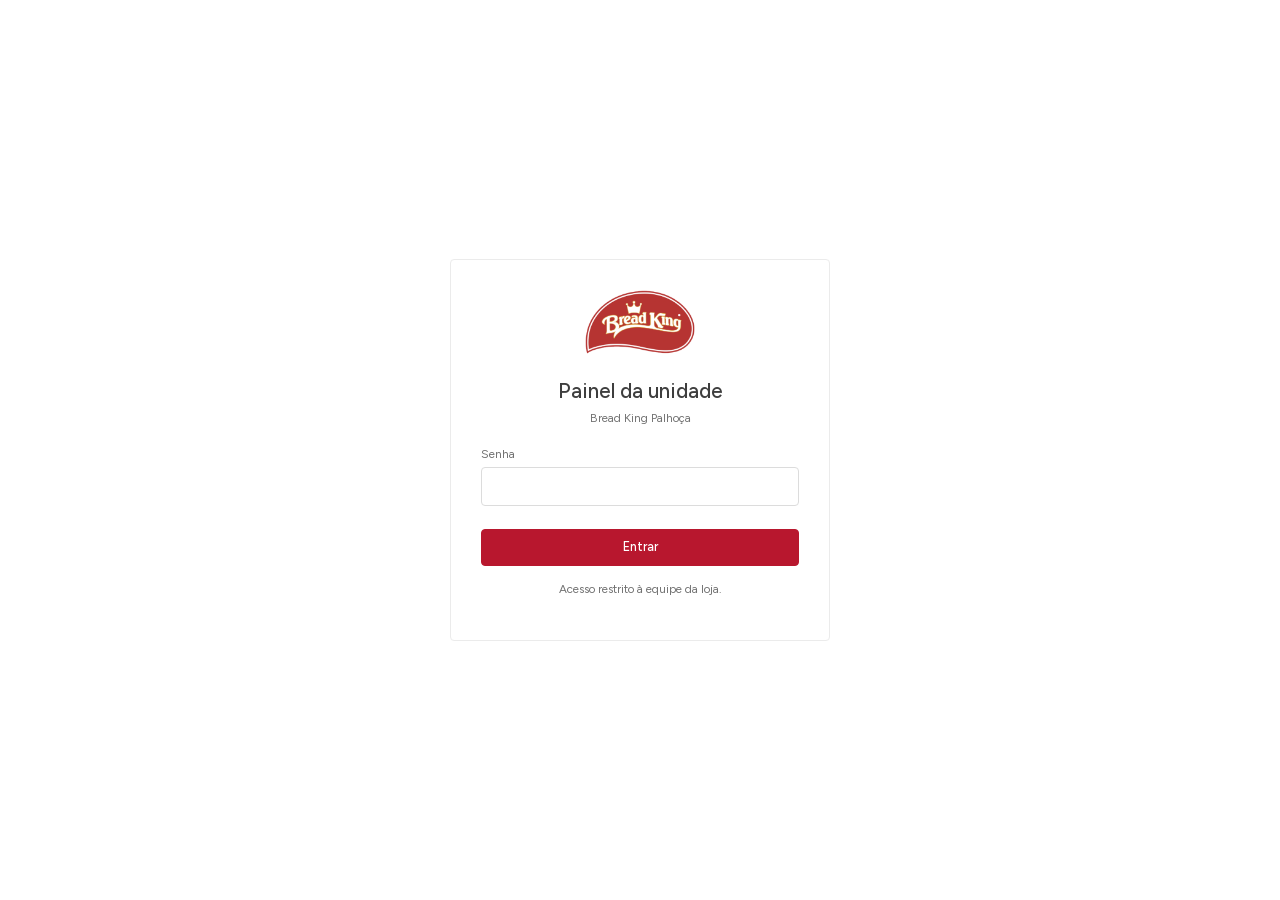
<file: site/admin/index-v2.html>
<!doctype html>
<html lang="pt-BR">
<head>
<meta charset="UTF-8"/><meta name="viewport" content="width=device-width, initial-scale=1.0"/><meta name="robots" content="noindex,nofollow"/>
<title>Bread King Palhoça</title>
<link rel="icon" type="image/png" href="../imagens/marca/logo-bread-king.png"/>
<link rel="stylesheet" href="../estilos/fontes.css"/><link rel="stylesheet" href="admin-v2.css"/><link rel="stylesheet" href="pedidos.css"/>
<script src="../dados/unidade.js"></script><script src="../dados/catalogo.js"></script><script src="../js/banco.js"></script><script src="../js/icones.js"></script>
<script src="admin.js" defer></script>
</head>
<body>
<div id="login" class="login hidden"><form class="caixa" id="form-login"><img src="../imagens/marca/logo-bread-king.png" alt="Bread King"/><h1 style="font-size:1.4rem">Painel da unidade</h1><p class="mini" style="margin:.25rem 0 1.25rem" id="login-unidade"></p><label class="campo" style="text-align:left">Senha<input type="password" id="senha" autocomplete="current-password" required/></label><p class="mini" id="login-erro" style="color:#9E1B2B;margin:.5rem 0 0"></p><button class="btn primario" style="width:100%;justify-content:center;margin-top:1rem">Entrar</button><p class="mini" style="margin-top:1rem">Acesso restrito à equipe da loja.</p></form></div>
<div id="app" class="app hidden">
  <aside class="lateral">
    <div class="marca"><img src="../imagens/marca/logo-bread-king.png" alt=""/><div><b>Bread King</b><small id="lateral-unidade"></small></div></div>
    <nav id="menu"></nav>
    <div class="rodape"><a href="../index.html" target="_blank">↗ Abrir o site</a><a href="#" id="sair">Sair</a><div style="margin-top:.5rem">Modo simulação · dados neste navegador</div></div>
  </aside>
  <main class="conteudo" id="tela"></main>
</div>
</body>
</html>
</file>
<file: site/estilos/fontes.css>
/* Figtree (equivalente livre da fonte do iFood), servida localmente */
@font-face{font-family:'Figtree';font-style:normal;font-weight:300;font-display:swap;src:url(../fontes/Figtree-300-latin.woff2) format('woff2');unicode-range:U+0000-00FF, U+0131, U+0152-0153, U+02BB-02BC, U+02C6, U+02DA, U+02DC, U+0304, U+0308, U+0329, U+2000-206F, U+20AC, U+2122, U+2191, U+2193, U+2212, U+2215, U+FEFF, U+FFFD;}
@font-face{font-family:'Figtree';font-style:normal;font-weight:400;font-display:swap;src:url(../fontes/Figtree-400-latin.woff2) format('woff2');unicode-range:U+0000-00FF, U+0131, U+0152-0153, U+02BB-02BC, U+02C6, U+02DA, U+02DC, U+0304, U+0308, U+0329, U+2000-206F, U+20AC, U+2122, U+2191, U+2193, U+2212, U+2215, U+FEFF, U+FFFD;}
@font-face{font-family:'Figtree';font-style:normal;font-weight:500;font-display:swap;src:url(../fontes/Figtree-500-latin.woff2) format('woff2');unicode-range:U+0000-00FF, U+0131, U+0152-0153, U+02BB-02BC, U+02C6, U+02DA, U+02DC, U+0304, U+0308, U+0329, U+2000-206F, U+20AC, U+2122, U+2191, U+2193, U+2212, U+2215, U+FEFF, U+FFFD;}
@font-face{font-family:'Figtree';font-style:normal;font-weight:600;font-display:swap;src:url(../fontes/Figtree-600-latin.woff2) format('woff2');unicode-range:U+0000-00FF, U+0131, U+0152-0153, U+02BB-02BC, U+02C6, U+02DA, U+02DC, U+0304, U+0308, U+0329, U+2000-206F, U+20AC, U+2122, U+2191, U+2193, U+2212, U+2215, U+FEFF, U+FFFD;}
@font-face{font-family:'Figtree';font-style:normal;font-weight:700;font-display:swap;src:url(../fontes/Figtree-700-latin.woff2) format('woff2');unicode-range:U+0000-00FF, U+0131, U+0152-0153, U+02BB-02BC, U+02C6, U+02DA, U+02DC, U+0304, U+0308, U+0329, U+2000-206F, U+20AC, U+2122, U+2191, U+2193, U+2212, U+2215, U+FEFF, U+FFFD;}
</file>
<file: site/estilos/referencia.css>
*,:before,:after{--tw-border-spacing-x: 0;--tw-border-spacing-y: 0;--tw-translate-x: 0;--tw-translate-y: 0;--tw-rotate: 0;--tw-skew-x: 0;--tw-skew-y: 0;--tw-scale-x: 1;--tw-scale-y: 1;--tw-pan-x: ;--tw-pan-y: ;--tw-pinch-zoom: ;--tw-scroll-snap-strictness: proximity;--tw-gradient-from-position: ;--tw-gradient-via-position: ;--tw-gradient-to-position: ;--tw-ordinal: ;--tw-slashed-zero: ;--tw-numeric-figure: ;--tw-numeric-spacing: ;--tw-numeric-fraction: ;--tw-ring-inset: ;--tw-ring-offset-width: 0px;--tw-ring-offset-color: #fff;--tw-ring-color: rgb(59 130 246 / .5);--tw-ring-offset-shadow: 0 0 #0000;--tw-ring-shadow: 0 0 #0000;--tw-shadow: 0 0 #0000;--tw-shadow-colored: 0 0 #0000;--tw-blur: ;--tw-brightness: ;--tw-contrast: ;--tw-grayscale: ;--tw-hue-rotate: ;--tw-invert: ;--tw-saturate: ;--tw-sepia: ;--tw-drop-shadow: ;--tw-backdrop-blur: ;--tw-backdrop-brightness: ;--tw-backdrop-contrast: ;--tw-backdrop-grayscale: ;--tw-backdrop-hue-rotate: ;--tw-backdrop-invert: ;--tw-backdrop-opacity: ;--tw-backdrop-saturate: ;--tw-backdrop-sepia: ;--tw-contain-size: ;--tw-contain-layout: ;--tw-contain-paint: ;--tw-contain-style: }::backdrop{--tw-border-spacing-x: 0;--tw-border-spacing-y: 0;--tw-translate-x: 0;--tw-translate-y: 0;--tw-rotate: 0;--tw-skew-x: 0;--tw-skew-y: 0;--tw-scale-x: 1;--tw-scale-y: 1;--tw-pan-x: ;--tw-pan-y: ;--tw-pinch-zoom: ;--tw-scroll-snap-strictness: proximity;--tw-gradient-from-position: ;--tw-gradient-via-position: ;--tw-gradient-to-position: ;--tw-ordinal: ;--tw-slashed-zero: ;--tw-numeric-figure: ;--tw-numeric-spacing: ;--tw-numeric-fraction: ;--tw-ring-inset: ;--tw-ring-offset-width: 0px;--tw-ring-offset-color: #fff;--tw-ring-color: rgb(59 130 246 / .5);--tw-ring-offset-shadow: 0 0 #0000;--tw-ring-shadow: 0 0 #0000;--tw-shadow: 0 0 #0000;--tw-shadow-colored: 0 0 #0000;--tw-blur: ;--tw-brightness: ;--tw-contrast: ;--tw-grayscale: ;--tw-hue-rotate: ;--tw-invert: ;--tw-saturate: ;--tw-sepia: ;--tw-drop-shadow: ;--tw-backdrop-blur: ;--tw-backdrop-brightness: ;--tw-backdrop-contrast: ;--tw-backdrop-grayscale: ;--tw-backdrop-hue-rotate: ;--tw-backdrop-invert: ;--tw-backdrop-opacity: ;--tw-backdrop-saturate: ;--tw-backdrop-sepia: ;--tw-contain-size: ;--tw-contain-layout: ;--tw-contain-paint: ;--tw-contain-style: }*,:before,:after{box-sizing:border-box;border-width:0;border-style:solid;border-color:#e5e7eb}:before,:after{--tw-content: ""}html,:host{line-height:1.5;-webkit-text-size-adjust:100%;-moz-tab-size:4;-o-tab-size:4;tab-size:4;font-family:ui-sans-serif,system-ui,sans-serif,"Apple Color Emoji","Segoe UI Emoji",Segoe UI Symbol,"Noto Color Emoji";font-feature-settings:normal;font-variation-settings:normal;-webkit-tap-highlight-color:transparent}body{margin:0;line-height:inherit}hr{height:0;color:inherit;border-top-width:1px}abbr:where([title]){-webkit-text-decoration:underline dotted;text-decoration:underline dotted}h1,h2,h3,h4,h5,h6{font-size:inherit;font-weight:inherit}a{color:inherit;text-decoration:inherit}b,strong{font-weight:bolder}code,kbd,samp,pre{font-family:ui-monospace,SFMono-Regular,Menlo,Monaco,Consolas,Liberation Mono,Courier New,monospace;font-feature-settings:normal;font-variation-settings:normal;font-size:1em}small{font-size:80%}sub,sup{font-size:75%;line-height:0;position:relative;vertical-align:baseline}sub{bottom:-.25em}sup{top:-.5em}table{text-indent:0;border-color:inherit;border-collapse:collapse}button,input,optgroup,select,textarea{font-family:inherit;font-feature-settings:inherit;font-variation-settings:inherit;font-size:100%;font-weight:inherit;line-height:inherit;letter-spacing:inherit;color:inherit;margin:0;padding:0}button,select{text-transform:none}button,input:where([type=button]),input:where([type=reset]),input:where([type=submit]){-webkit-appearance:button;background-color:transparent;background-image:none}:-moz-focusring{outline:auto}:-moz-ui-invalid{box-shadow:none}progress{vertical-align:baseline}::-webkit-inner-spin-button,::-webkit-outer-spin-button{height:auto}[type=search]{-webkit-appearance:textfield;outline-offset:-2px}::-webkit-search-decoration{-webkit-appearance:none}::-webkit-file-upload-button{-webkit-appearance:button;font:inherit}summary{display:list-item}blockquote,dl,dd,h1,h2,h3,h4,h5,h6,hr,figure,p,pre{margin:0}fieldset{margin:0;padding:0}legend{padding:0}ol,ul,menu{list-style:none;margin:0;padding:0}dialog{padding:0}textarea{resize:vertical}input::-moz-placeholder,textarea::-moz-placeholder{opacity:1;color:#9ca3af}input::placeholder,textarea::placeholder{opacity:1;color:#9ca3af}button,[role=button]{cursor:pointer}:disabled{cursor:default}img,svg,video,canvas,audio,iframe,embed,object{display:block;vertical-align:middle}img,video{max-width:100%;height:auto}[hidden]:where(:not([hidden=until-found])){display:none}:root{--background: 30 20% 97%;--foreground: 0 0% 12%;--card: 0 0% 100%;--card-foreground: 0 0% 12%;--popover: 0 0% 100%;--popover-foreground: 0 0% 12%;--primary: 352 80% 41%;--primary-foreground: 0 0% 100%;--primary-glow: 352 90% 50%;--secondary: 40 70% 51%;--secondary-foreground: 0 0% 10%;--secondary-glow: 45 80% 55%;--muted: 30 10% 93%;--muted-foreground: 0 0% 45%;--accent: 30 20% 94%;--accent-foreground: 0 0% 12%;--destructive: 0 84% 60%;--destructive-foreground: 0 0% 100%;--border: 30 15% 88%;--input: 30 15% 92%;--ring: 352 80% 41%;--whatsapp: 142 70% 45%;--whatsapp-foreground: 0 0% 100%;--sidebar-background: 0 0% 100%;--sidebar-foreground: 0 0% 40%;--sidebar-primary: 352 80% 41%;--sidebar-primary-foreground: 0 0% 100%;--sidebar-accent: 30 20% 96%;--sidebar-accent-foreground: 0 0% 12%;--sidebar-border: 30 15% 90%;--sidebar-ring: 352 80% 41%;--radius: .75rem}.dark{--background: 0 0% 5%;--foreground: 0 0% 98%;--card: 0 0% 8%;--card-foreground: 0 0% 98%;--popover: 0 0% 8%;--popover-foreground: 0 0% 98%;--primary: 352 80% 41%;--primary-foreground: 0 0% 100%;--secondary: 40 70% 51%;--secondary-foreground: 0 0% 10%;--muted: 0 0% 12%;--muted-foreground: 0 0% 60%;--accent: 0 0% 12%;--accent-foreground: 0 0% 98%;--border: 0 0% 15%;--input: 0 0% 12%;--sidebar-background: 0 0% 8%;--sidebar-foreground: 0 0% 98%}.admin-theme{--background: 220 20% 97%;--foreground: 220 15% 15%;--card: 0 0% 100%;--card-foreground: 220 15% 15%;--popover: 0 0% 100%;--popover-foreground: 220 15% 15%;--primary: 352 80% 41%;--primary-foreground: 0 0% 100%;--secondary: 40 70% 51%;--secondary-foreground: 0 0% 100%;--muted: 220 15% 94%;--muted-foreground: 220 10% 45%;--accent: 220 15% 96%;--accent-foreground: 220 15% 15%;--border: 220 15% 90%;--input: 0 0% 100%;--sidebar-background: 0 0% 100%;--sidebar-foreground: 220 10% 40%;--sidebar-border: 220 15% 92%}*{border-color:hsl(var(--border))}body{background-color:hsl(var(--background));color:hsl(var(--foreground));-webkit-font-smoothing:antialiased;-moz-osx-font-smoothing:grayscale;font-family:Inter,system-ui,sans-serif}h1,h2,h3,h4,h5,h6{font-family:Montserrat,system-ui,sans-serif}html{scroll-behavior:smooth}.container{width:100%;margin-right:auto;margin-left:auto;padding-right:2rem;padding-left:2rem}@media (min-width: 1400px){.container{max-width:1400px}}.bread-gradient-text{-webkit-background-clip:text;background-clip:text;font-weight:900;color:transparent;background-image:linear-gradient(135deg,#bc152b,#d9263e,#da9f2b);background-size:200% 200%;animation:shimmer 3s ease-in-out infinite}.bread-gradient-text-gold{-webkit-background-clip:text;background-clip:text;font-weight:900;color:transparent;background-image:linear-gradient(135deg,#da9f2b,#eba747,#da9f2b);background-size:200% 200%;animation:shimmer 3s ease-in-out infinite}@keyframes shimmer{0%,to{background-position:0% 50%}50%{background-position:100% 50%}}.bread-card{position:relative;overflow:hidden;border-radius:1rem;background-color:hsl(var(--card));box-shadow:0 2px 8px -2px #0000000f,0 4px 16px -4px #00000014;border:1px solid hsl(var(--border) / .5);transition:all .4s cubic-bezier(.4,0,.2,1)}.bread-card:hover{box-shadow:0 8px 24px -4px #0000001a,0 16px 48px -8px #00000026;transform:translateY(-4px)}.bread-card-premium{position:relative;overflow:hidden;border-radius:1rem;background-color:hsl(var(--card));box-shadow:0 4px 12px -2px #00000014,0 8px 24px -6px #0000001f}.bread-card-premium:before{content:"";position:absolute;top:0;left:0;right:0;height:4px;background:linear-gradient(90deg,#bc152b,#da9f2b)}.admin-card{position:relative;overflow:hidden;border-radius:.75rem;background-color:hsl(var(--card));box-shadow:0 1px 3px #0000000a,0 4px 12px #0000000f;border:1px solid hsl(var(--border))}.admin-card:before{content:"";position:absolute;top:0;left:0;right:0;height:3px;background:linear-gradient(90deg,#bc152b,#da9f2b)}.admin-table{width:100%}.admin-table thead{background:linear-gradient(135deg,hsl(var(--muted)),hsl(var(--muted) / .7))}.admin-table th{padding:1rem;text-align:left;font-size:.75rem;line-height:1rem;font-weight:700;text-transform:uppercase;letter-spacing:.05em;color:hsl(var(--muted-foreground))}.admin-table tbody tr{border-top-width:1px;border-color:hsl(var(--border) / .5);transition-property:all;transition-timing-function:cubic-bezier(.4,0,.2,1);transition-duration:.2s;animation-duration:.2s}.admin-table tbody tr:hover{background:linear-gradient(90deg,#da9f2b08,#bc152b08)}.admin-table td{padding:1rem}.admin-sidebar{background:linear-gradient(180deg,#fff,#f9fafb);box-shadow:1px 0 12px #0000000a}.admin-btn-primary{font-weight:600;--tw-text-opacity: 1;color:rgb(255 255 255 / var(--tw-text-opacity, 1));background:linear-gradient(135deg,#bc152b,#d0253c);box-shadow:0 2px 8px #bc152b40;transition:all .2s ease}.admin-btn-primary:hover{box-shadow:0 4px 16px #bc152b59;transform:translateY(-1px)}.admin-btn-gold{font-weight:600;--tw-text-opacity: 1;color:rgb(255 255 255 / var(--tw-text-opacity, 1));background:linear-gradient(135deg,#da9f2b,#c9811d);box-shadow:0 2px 8px #da9f2b40;transition:all .2s ease}.admin-btn-gold:hover{box-shadow:0 4px 16px #da9f2b59;transform:translateY(-1px)}.badge-active{display:inline-flex;align-items:center;border-radius:9999px;padding:.125rem .625rem;font-size:.75rem;line-height:1rem;font-weight:500;background:#22c35d1f;color:#1b9849}.badge-inactive{display:inline-flex;align-items:center;border-radius:9999px;padding:.125rem .625rem;font-size:.75rem;line-height:1rem;font-weight:500;background:#8080801f;color:#737373}.badge-featured{position:absolute;top:.75rem;left:.75rem;border-radius:9999px;padding:.25rem .75rem;font-size:.75rem;line-height:1rem;font-weight:700;--tw-text-opacity: 1;color:rgb(255 255 255 / var(--tw-text-opacity, 1));background:linear-gradient(135deg,#da9f2b,#cf8217);box-shadow:0 2px 8px #da9f2b66}.bread-glow-red{box-shadow:0 4px 24px -4px #bc152b4d;transition:box-shadow .3s ease}.bread-glow-red:hover{box-shadow:0 6px 32px -4px #bc152b73}.bread-glow-green{box-shadow:0 4px 24px -4px #22c35d4d;transition:box-shadow .3s ease}.bread-glow-green:hover{box-shadow:0 6px 32px -4px #22c35d73}.product-card{overflow:hidden;border-radius:1rem;background-color:hsl(var(--card));box-shadow:0 2px 8px -2px #0000000f,0 4px 16px -4px #00000014;border:1px solid hsl(var(--border) / .5);transition:all .4s cubic-bezier(.4,0,.2,1)}.product-card:hover{box-shadow:0 8px 24px -4px #0000001a,0 16px 48px -8px #00000026;transform:translateY(-8px) scale(1.01);border-color:hsl(var(--primary) / .2)}.price-gold{font-weight:800;color:#c38e22}.feature-card{position:relative;overflow:hidden;border-radius:1rem;background-color:hsl(var(--card));padding:2rem;box-shadow:0 2px 8px -2px #0000000f,0 4px 16px -4px #00000014;border:1px solid hsl(var(--border) / .5);transition:all .4s cubic-bezier(.4,0,.2,1)}.feature-card:hover{box-shadow:0 8px 24px -4px #0000001a,0 16px 48px -8px #00000026;transform:translateY(-8px);border-color:hsl(var(--primary) / .2)}.feature-card-icon{margin-bottom:1.5rem;display:flex;height:4rem;width:4rem;align-items:center;justify-content:center;border-radius:1rem;background:linear-gradient(135deg,#bc152b1a,#da9f2b1a)}.store-card{overflow:hidden;border-radius:1rem;background-color:hsl(var(--card));box-shadow:0 2px 8px -2px #0000000f,0 4px 16px -4px #00000014;border:1px solid hsl(var(--border) / .5);transition:all .4s cubic-bezier(.4,0,.2,1)}.store-card:hover{box-shadow:0 8px 24px -4px #0000001a,0 16px 48px -8px #00000026;transform:translateY(-6px)}.store-card-image{position:relative;height:12rem;overflow:hidden}.store-card-image img{height:100%;width:100%;-o-object-fit:cover;object-fit:cover;transition:transform .6s ease}.store-card:hover .store-card-image img{transform:scale(1.08)}.upload-zone{border-radius:.75rem;border-width:2px;border-style:dashed;border-color:hsl(var(--border));padding:2rem;text-align:center;transition-property:all;transition-timing-function:cubic-bezier(.4,0,.2,1);transition-duration:.3s;animation-duration:.3s;background:hsl(var(--muted) / .3)}.upload-zone:hover,.upload-zone.dragging{border-color:hsl(var(--primary));background-color:hsl(var(--primary) / .05)}.marketplace-btn{display:flex;align-items:center;gap:1rem;border-radius:1rem;background-color:hsl(var(--card));padding:1rem 1.5rem;font-weight:600;box-shadow:0 2px 8px -2px #0000000f,0 4px 16px -4px #00000014;border:1px solid hsl(var(--border) / .5);transition:all .3s ease}.marketplace-btn:hover{box-shadow:0 4px 12px -2px #00000014,0 8px 24px -6px #0000001f;transform:translateY(-4px);border-color:hsl(var(--primary) / .3)}.testimonial-container{border-radius:1.5rem;background-color:hsl(var(--card));padding:2rem}@media (min-width: 768px){.testimonial-container{padding:3rem}}.testimonial-container{box-shadow:0 4px 12px -2px #00000014,0 8px 24px -6px #0000001f;border:1px solid hsl(var(--border) / .5)}.btn-primary-gradient{border-radius:.75rem;padding:1rem 2rem;font-weight:700;--tw-text-opacity: 1;color:rgb(255 255 255 / var(--tw-text-opacity, 1));background:linear-gradient(135deg,#bc152b,#d0253c);box-shadow:0 4px 16px #bc152b4d;transition:all .3s ease}.btn-primary-gradient:hover{box-shadow:0 8px 24px #bc152b66;transform:translateY(-2px)}.btn-outline-premium{border-radius:.75rem;background-color:#fffc;padding:1rem 2rem;font-weight:700;--tw-backdrop-blur: blur(4px);-webkit-backdrop-filter:var(--tw-backdrop-blur) var(--tw-backdrop-brightness) var(--tw-backdrop-contrast) var(--tw-backdrop-grayscale) var(--tw-backdrop-hue-rotate) var(--tw-backdrop-invert) var(--tw-backdrop-opacity) var(--tw-backdrop-saturate) var(--tw-backdrop-sepia);backdrop-filter:var(--tw-backdrop-blur) var(--tw-backdrop-brightness) var(--tw-backdrop-contrast) var(--tw-backdrop-grayscale) var(--tw-backdrop-hue-rotate) var(--tw-backdrop-invert) var(--tw-backdrop-opacity) var(--tw-backdrop-saturate) var(--tw-backdrop-sepia);border:2px solid hsl(var(--border));color:hsl(var(--foreground));transition:all .3s ease}.btn-outline-premium:hover{border-color:hsl(var(--primary));color:hsl(var(--primary));box-shadow:0 4px 12px #bc152b26}.sr-only{position:absolute;width:1px;height:1px;padding:0;margin:-1px;overflow:hidden;clip:rect(0,0,0,0);white-space:nowrap;border-width:0}.pointer-events-none{pointer-events:none}.pointer-events-auto{pointer-events:auto}.visible{visibility:visible}.invisible{visibility:hidden}.fixed{position:fixed}.absolute{position:absolute}.relative{position:relative}.sticky{position:sticky}.-inset-3{top:-.75rem;right:-.75rem;bottom:-.75rem;left:-.75rem}.inset-0{top:0;right:0;bottom:0;left:0}.inset-x-0{left:0;right:0}.inset-y-0{top:0;bottom:0}.-bottom-12{bottom:-3rem}.-bottom-40{bottom:-10rem}.-left-12{left:-3rem}.-left-40{left:-10rem}.-right-1{right:-.25rem}.-right-12{right:-3rem}.-right-4{right:-1rem}.-right-40{right:-10rem}.-top-1{top:-.25rem}.-top-12{top:-3rem}.-top-40{top:-10rem}.bottom-0{bottom:0}.bottom-20{bottom:5rem}.bottom-4{bottom:1rem}.bottom-5{bottom:1.25rem}.bottom-6{bottom:1.5rem}.bottom-8{bottom:2rem}.left-0{left:0}.left-1{left:.25rem}.left-1\/2{left:50%}.left-10{left:2.5rem}.left-2{left:.5rem}.left-3{left:.75rem}.left-3\.5{left:.875rem}.left-4{left:1rem}.left-6{left:1.5rem}.left-\[50\%\]{left:50%}.right-0{right:0}.right-1{right:.25rem}.right-10{right:2.5rem}.right-2{right:.5rem}.right-20{right:5rem}.right-3{right:.75rem}.right-4{right:1rem}.right-5{right:1.25rem}.right-6{right:1.5rem}.top-0{top:0}.top-1{top:.25rem}.top-1\.5{top:.375rem}.top-1\/2{top:50%}.top-2{top:.5rem}.top-20{top:5rem}.top-24{top:6rem}.top-3{top:.75rem}.top-3\.5{top:.875rem}.top-4{top:1rem}.top-40{top:10rem}.top-6{top:1.5rem}.top-\[1px\]{top:1px}.top-\[50\%\]{top:50%}.top-\[57px\]{top:57px}.top-\[60\%\]{top:60%}.top-full{top:100%}.-z-10{z-index:-10}.z-10{z-index:10}.z-20{z-index:20}.z-30{z-index:30}.z-40{z-index:40}.z-50{z-index:50}.z-\[100\]{z-index:100}.z-\[1\]{z-index:1}.z-\[60\]{z-index:60}.z-\[70\]{z-index:70}.order-1{order:1}.order-2{order:2}.-m-0{margin:-0px}.-mx-1{margin-left:-.25rem;margin-right:-.25rem}.mx-2{margin-left:.5rem;margin-right:.5rem}.mx-3\.5{margin-left:.875rem;margin-right:.875rem}.mx-auto{margin-left:auto;margin-right:auto}.my-0\.5{margin-top:.125rem;margin-bottom:.125rem}.my-1{margin-top:.25rem;margin-bottom:.25rem}.my-5{margin-top:1.25rem;margin-bottom:1.25rem}.my-8{margin-top:2rem;margin-bottom:2rem}.-mb-1{margin-bottom:-.25rem}.-ml-4{margin-left:-1rem}.-mt-4{margin-top:-1rem}.-mt-6{margin-top:-1.5rem}.mb-1{margin-bottom:.25rem}.mb-1\.5{margin-bottom:.375rem}.mb-10{margin-bottom:2.5rem}.mb-12{margin-bottom:3rem}.mb-16{margin-bottom:4rem}.mb-2{margin-bottom:.5rem}.mb-20{margin-bottom:5rem}.mb-3{margin-bottom:.75rem}.mb-4{margin-bottom:1rem}.mb-5{margin-bottom:1.25rem}.mb-6{margin-bottom:1.5rem}.mb-8{margin-bottom:2rem}.ml-0\.5{margin-left:.125rem}.ml-1{margin-left:.25rem}.ml-2{margin-left:.5rem}.ml-auto{margin-left:auto}.mr-1{margin-right:.25rem}.mr-2{margin-right:.5rem}.mr-3{margin-right:.75rem}.mt-0\.5{margin-top:.125rem}.mt-1{margin-top:.25rem}.mt-1\.5{margin-top:.375rem}.mt-10{margin-top:2.5rem}.mt-2{margin-top:.5rem}.mt-24{margin-top:6rem}.mt-3{margin-top:.75rem}.mt-4{margin-top:1rem}.mt-5{margin-top:1.25rem}.mt-6{margin-top:1.5rem}.mt-7{margin-top:1.75rem}.mt-8{margin-top:2rem}.mt-auto{margin-top:auto}.line-clamp-2{overflow:hidden;display:-webkit-box;-webkit-box-orient:vertical;-webkit-line-clamp:2}.block{display:block}.inline-block{display:inline-block}.inline{display:inline}.flex{display:flex}.inline-flex{display:inline-flex}.table{display:table}.grid{display:grid}.hidden{display:none}.aspect-\[3\/4\]{aspect-ratio:3/4}.aspect-\[4\/5\]{aspect-ratio:4/5}.aspect-square{aspect-ratio:1 / 1}.aspect-video{aspect-ratio:16 / 9}.size-4{width:1rem;height:1rem}.h-1{height:.25rem}.h-1\.5{height:.375rem}.h-10{height:2.5rem}.h-11{height:2.75rem}.h-12{height:3rem}.h-14{height:3.5rem}.h-16{height:4rem}.h-2{height:.5rem}.h-2\.5{height:.625rem}.h-20{height:5rem}.h-24{height:6rem}.h-3{height:.75rem}.h-3\.5{height:.875rem}.h-32{height:8rem}.h-36{height:9rem}.h-4{height:1rem}.h-40{height:10rem}.h-48{height:12rem}.h-5{height:1.25rem}.h-6{height:1.5rem}.h-60{height:15rem}.h-64{height:16rem}.h-7{height:1.75rem}.h-8{height:2rem}.h-80{height:20rem}.h-9{height:2.25rem}.h-96{height:24rem}.h-\[110px\]{height:110px}.h-\[1px\]{height:1px}.h-\[400px\]{height:400px}.h-\[500px\]{height:500px}.h-\[var\(--radix-navigation-menu-viewport-height\)\]{height:var(--radix-navigation-menu-viewport-height)}.h-\[var\(--radix-select-trigger-height\)\]{height:var(--radix-select-trigger-height)}.h-auto{height:auto}.h-full{height:100%}.h-px{height:1px}.h-svh{height:100svh}.max-h-96{max-height:24rem}.max-h-\[300px\]{max-height:300px}.max-h-\[34vh\]{max-height:34vh}.max-h-\[46vh\]{max-height:46vh}.max-h-\[520px\]{max-height:520px}.max-h-\[62vh\]{max-height:62vh}.max-h-\[78vh\]{max-height:78vh}.max-h-\[85vh\]{max-height:85vh}.max-h-\[90vh\]{max-height:90vh}.max-h-\[92vh\]{max-height:92vh}.max-h-screen{max-height:100vh}.min-h-0{min-height:0px}.min-h-10{min-height:2.5rem}.min-h-64{min-height:16rem}.min-h-\[100px\]{min-height:100px}.min-h-\[140px\]{min-height:140px}.min-h-\[80px\]{min-height:80px}.min-h-screen{min-height:100vh}.min-h-svh{min-height:100svh}.w-0{width:0px}.w-1{width:.25rem}.w-1\.5{width:.375rem}.w-1\/2{width:50%}.w-1\/3{width:33.333333%}.w-10{width:2.5rem}.w-11{width:2.75rem}.w-12{width:3rem}.w-14{width:3.5rem}.w-16{width:4rem}.w-2{width:.5rem}.w-2\.5{width:.625rem}.w-20{width:5rem}.w-24{width:6rem}.w-3{width:.75rem}.w-3\.5{width:.875rem}.w-3\/4{width:75%}.w-4{width:1rem}.w-40{width:10rem}.w-44{width:11rem}.w-48{width:12rem}.w-5{width:1.25rem}.w-56{width:14rem}.w-6{width:1.5rem}.w-64{width:16rem}.w-7{width:1.75rem}.w-72{width:18rem}.w-8{width:2rem}.w-80{width:20rem}.w-9{width:2.25rem}.w-96{width:24rem}.w-\[--sidebar-width\]{width:var(--sidebar-width)}.w-\[100px\]{width:100px}.w-\[1px\]{width:1px}.w-\[22\%\]{width:22%}.w-\[400px\]{width:400px}.w-\[500px\]{width:500px}.w-\[72vw\]{width:72vw}.w-\[88px\]{width:88px}.w-\[88vw\]{width:88vw}.w-\[92vw\]{width:92vw}.w-auto{width:auto}.w-fit{width:-moz-fit-content;width:fit-content}.w-full{width:100%}.w-max{width:-moz-max-content;width:max-content}.w-px{width:1px}.min-w-0{min-width:0px}.min-w-10{min-width:2.5rem}.min-w-24{min-width:6rem}.min-w-5{min-width:1.25rem}.min-w-6{min-width:1.5rem}.min-w-7{min-width:1.75rem}.min-w-8{min-width:2rem}.min-w-\[12rem\]{min-width:12rem}.min-w-\[220px\]{min-width:220px}.min-w-\[60px\]{min-width:60px}.min-w-\[760px\]{min-width:760px}.min-w-\[80px\]{min-width:80px}.min-w-\[8rem\]{min-width:8rem}.min-w-\[var\(--radix-select-trigger-width\)\]{min-width:var(--radix-select-trigger-width)}.max-w-2xl{max-width:42rem}.max-w-32{max-width:8rem}.max-w-3xl{max-width:48rem}.max-w-4xl{max-width:56rem}.max-w-6xl{max-width:72rem}.max-w-\[--skeleton-width\]{max-width:var(--skeleton-width)}.max-w-\[260px\]{max-width:260px}.max-w-\[520px\]{max-width:520px}.max-w-lg{max-width:32rem}.max-w-max{max-width:-moz-max-content;max-width:max-content}.max-w-md{max-width:28rem}.max-w-sm{max-width:24rem}.max-w-xl{max-width:36rem}.max-w-xs{max-width:20rem}.flex-1{flex:1 1 0%}.flex-\[0_0_100\%\]{flex:0 0 100%}.flex-\[0_0_85\%\]{flex:0 0 85%}.flex-shrink-0,.shrink-0{flex-shrink:0}.grow{flex-grow:1}.grow-0{flex-grow:0}.basis-full{flex-basis:100%}.caption-bottom{caption-side:bottom}.border-collapse{border-collapse:collapse}.-translate-x-1\/2{--tw-translate-x: -50%;transform:translate(var(--tw-translate-x),var(--tw-translate-y)) rotate(var(--tw-rotate)) skew(var(--tw-skew-x)) skewY(var(--tw-skew-y)) scaleX(var(--tw-scale-x)) scaleY(var(--tw-scale-y))}.-translate-x-4{--tw-translate-x: -1rem;transform:translate(var(--tw-translate-x),var(--tw-translate-y)) rotate(var(--tw-rotate)) skew(var(--tw-skew-x)) skewY(var(--tw-skew-y)) scaleX(var(--tw-scale-x)) scaleY(var(--tw-scale-y))}.-translate-x-px{--tw-translate-x: -1px;transform:translate(var(--tw-translate-x),var(--tw-translate-y)) rotate(var(--tw-rotate)) skew(var(--tw-skew-x)) skewY(var(--tw-skew-y)) scaleX(var(--tw-scale-x)) scaleY(var(--tw-scale-y))}.-translate-y-1\/2{--tw-translate-y: -50%;transform:translate(var(--tw-translate-x),var(--tw-translate-y)) rotate(var(--tw-rotate)) skew(var(--tw-skew-x)) skewY(var(--tw-skew-y)) scaleX(var(--tw-scale-x)) scaleY(var(--tw-scale-y))}.translate-x-1\/2{--tw-translate-x: 50%;transform:translate(var(--tw-translate-x),var(--tw-translate-y)) rotate(var(--tw-rotate)) skew(var(--tw-skew-x)) skewY(var(--tw-skew-y)) scaleX(var(--tw-scale-x)) scaleY(var(--tw-scale-y))}.translate-x-4{--tw-translate-x: 1rem;transform:translate(var(--tw-translate-x),var(--tw-translate-y)) rotate(var(--tw-rotate)) skew(var(--tw-skew-x)) skewY(var(--tw-skew-y)) scaleX(var(--tw-scale-x)) scaleY(var(--tw-scale-y))}.translate-x-\[-50\%\]{--tw-translate-x: -50%;transform:translate(var(--tw-translate-x),var(--tw-translate-y)) rotate(var(--tw-rotate)) skew(var(--tw-skew-x)) skewY(var(--tw-skew-y)) scaleX(var(--tw-scale-x)) scaleY(var(--tw-scale-y))}.translate-x-px{--tw-translate-x: 1px;transform:translate(var(--tw-translate-x),var(--tw-translate-y)) rotate(var(--tw-rotate)) skew(var(--tw-skew-x)) skewY(var(--tw-skew-y)) scaleX(var(--tw-scale-x)) scaleY(var(--tw-scale-y))}.translate-y-1\/2{--tw-translate-y: 50%;transform:translate(var(--tw-translate-x),var(--tw-translate-y)) rotate(var(--tw-rotate)) skew(var(--tw-skew-x)) skewY(var(--tw-skew-y)) scaleX(var(--tw-scale-x)) scaleY(var(--tw-scale-y))}.translate-y-\[-50\%\]{--tw-translate-y: -50%;transform:translate(var(--tw-translate-x),var(--tw-translate-y)) rotate(var(--tw-rotate)) skew(var(--tw-skew-x)) skewY(var(--tw-skew-y)) scaleX(var(--tw-scale-x)) scaleY(var(--tw-scale-y))}.rotate-180{--tw-rotate: 180deg;transform:translate(var(--tw-translate-x),var(--tw-translate-y)) rotate(var(--tw-rotate)) skew(var(--tw-skew-x)) skewY(var(--tw-skew-y)) scaleX(var(--tw-scale-x)) scaleY(var(--tw-scale-y))}.rotate-45{--tw-rotate: 45deg;transform:translate(var(--tw-translate-x),var(--tw-translate-y)) rotate(var(--tw-rotate)) skew(var(--tw-skew-x)) skewY(var(--tw-skew-y)) scaleX(var(--tw-scale-x)) scaleY(var(--tw-scale-y))}.rotate-90{--tw-rotate: 90deg;transform:translate(var(--tw-translate-x),var(--tw-translate-y)) rotate(var(--tw-rotate)) skew(var(--tw-skew-x)) skewY(var(--tw-skew-y)) scaleX(var(--tw-scale-x)) scaleY(var(--tw-scale-y))}.transform{transform:translate(var(--tw-translate-x),var(--tw-translate-y)) rotate(var(--tw-rotate)) skew(var(--tw-skew-x)) skewY(var(--tw-skew-y)) scaleX(var(--tw-scale-x)) scaleY(var(--tw-scale-y))}@keyframes bounce{0%,to{transform:translateY(-25%);animation-timing-function:cubic-bezier(.8,0,1,1)}50%{transform:none;animation-timing-function:cubic-bezier(0,0,.2,1)}}.animate-bounce{animation:bounce 1s infinite}@keyframes ping{75%,to{transform:scale(2);opacity:0}}.animate-ping{animation:ping 1s cubic-bezier(0,0,.2,1) infinite}@keyframes pulse{50%{opacity:.5}}.animate-pulse{animation:pulse 2s cubic-bezier(.4,0,.6,1) infinite}@keyframes spin{to{transform:rotate(360deg)}}.animate-spin{animation:spin 1s linear infinite}.cursor-crosshair{cursor:crosshair}.cursor-default{cursor:default}.cursor-pointer{cursor:pointer}.touch-none{touch-action:none}.select-none{-webkit-user-select:none;-moz-user-select:none;user-select:none}.resize-none{resize:none}.resize{resize:both}.snap-x{scroll-snap-type:x var(--tw-scroll-snap-strictness)}.snap-mandatory{--tw-scroll-snap-strictness: mandatory}.snap-start{scroll-snap-align:start}.snap-center{scroll-snap-align:center}.scroll-ml-\[4vw\]{scroll-margin-left:4vw}.scroll-mt-40{scroll-margin-top:10rem}.list-none{list-style-type:none}.grid-cols-1{grid-template-columns:repeat(1,minmax(0,1fr))}.grid-cols-2{grid-template-columns:repeat(2,minmax(0,1fr))}.grid-cols-3{grid-template-columns:repeat(3,minmax(0,1fr))}.flex-row{flex-direction:row}.flex-col{flex-direction:column}.flex-col-reverse{flex-direction:column-reverse}.flex-wrap{flex-wrap:wrap}.items-start{align-items:flex-start}.items-end{align-items:flex-end}.items-center{align-items:center}.items-baseline{align-items:baseline}.items-stretch{align-items:stretch}.justify-start{justify-content:flex-start}.justify-end{justify-content:flex-end}.justify-center{justify-content:center}.justify-between{justify-content:space-between}.gap-0{gap:0px}.gap-0\.5{gap:.125rem}.gap-1{gap:.25rem}.gap-1\.5{gap:.375rem}.gap-10{gap:2.5rem}.gap-12{gap:3rem}.gap-2{gap:.5rem}.gap-3{gap:.75rem}.gap-4{gap:1rem}.gap-5{gap:1.25rem}.gap-6{gap:1.5rem}.gap-8{gap:2rem}.gap-x-6{-moz-column-gap:1.5rem;column-gap:1.5rem}.gap-y-2{row-gap:.5rem}.space-x-1>:not([hidden])~:not([hidden]){--tw-space-x-reverse: 0;margin-right:calc(.25rem * var(--tw-space-x-reverse));margin-left:calc(.25rem * calc(1 - var(--tw-space-x-reverse)))}.space-x-4>:not([hidden])~:not([hidden]){--tw-space-x-reverse: 0;margin-right:calc(1rem * var(--tw-space-x-reverse));margin-left:calc(1rem * calc(1 - var(--tw-space-x-reverse)))}.space-y-1>:not([hidden])~:not([hidden]){--tw-space-y-reverse: 0;margin-top:calc(.25rem * calc(1 - var(--tw-space-y-reverse)));margin-bottom:calc(.25rem * var(--tw-space-y-reverse))}.space-y-1\.5>:not([hidden])~:not([hidden]){--tw-space-y-reverse: 0;margin-top:calc(.375rem * calc(1 - var(--tw-space-y-reverse)));margin-bottom:calc(.375rem * var(--tw-space-y-reverse))}.space-y-10>:not([hidden])~:not([hidden]){--tw-space-y-reverse: 0;margin-top:calc(2.5rem * calc(1 - var(--tw-space-y-reverse)));margin-bottom:calc(2.5rem * var(--tw-space-y-reverse))}.space-y-12>:not([hidden])~:not([hidden]){--tw-space-y-reverse: 0;margin-top:calc(3rem * calc(1 - var(--tw-space-y-reverse)));margin-bottom:calc(3rem * var(--tw-space-y-reverse))}.space-y-2>:not([hidden])~:not([hidden]){--tw-space-y-reverse: 0;margin-top:calc(.5rem * calc(1 - var(--tw-space-y-reverse)));margin-bottom:calc(.5rem * var(--tw-space-y-reverse))}.space-y-3>:not([hidden])~:not([hidden]){--tw-space-y-reverse: 0;margin-top:calc(.75rem * calc(1 - var(--tw-space-y-reverse)));margin-bottom:calc(.75rem * var(--tw-space-y-reverse))}.space-y-4>:not([hidden])~:not([hidden]){--tw-space-y-reverse: 0;margin-top:calc(1rem * calc(1 - var(--tw-space-y-reverse)));margin-bottom:calc(1rem * var(--tw-space-y-reverse))}.space-y-5>:not([hidden])~:not([hidden]){--tw-space-y-reverse: 0;margin-top:calc(1.25rem * calc(1 - var(--tw-space-y-reverse)));margin-bottom:calc(1.25rem * var(--tw-space-y-reverse))}.space-y-6>:not([hidden])~:not([hidden]){--tw-space-y-reverse: 0;margin-top:calc(1.5rem * calc(1 - var(--tw-space-y-reverse)));margin-bottom:calc(1.5rem * var(--tw-space-y-reverse))}.space-y-8>:not([hidden])~:not([hidden]){--tw-space-y-reverse: 0;margin-top:calc(2rem * calc(1 - var(--tw-space-y-reverse)));margin-bottom:calc(2rem * var(--tw-space-y-reverse))}.overflow-auto{overflow:auto}.overflow-hidden{overflow:hidden}.overflow-x-auto{overflow-x:auto}.overflow-y-auto{overflow-y:auto}.overflow-x-hidden{overflow-x:hidden}.scroll-smooth{scroll-behavior:smooth}.truncate{overflow:hidden;text-overflow:ellipsis;white-space:nowrap}.whitespace-nowrap{white-space:nowrap}.whitespace-pre-line{white-space:pre-line}.whitespace-pre-wrap{white-space:pre-wrap}.break-words{overflow-wrap:break-word}.rounded{border-radius:.25rem}.rounded-2xl{border-radius:1rem}.rounded-3xl{border-radius:1.5rem}.rounded-\[28px\]{border-radius:28px}.rounded-\[2px\]{border-radius:2px}.rounded-\[inherit\]{border-radius:inherit}.rounded-full{border-radius:9999px}.rounded-lg{border-radius:var(--radius)}.rounded-md{border-radius:calc(var(--radius) - 2px)}.rounded-sm{border-radius:calc(var(--radius) - 4px)}.rounded-xl{border-radius:.75rem}.rounded-r-full{border-top-right-radius:9999px;border-bottom-right-radius:9999px}.rounded-t-3xl{border-top-left-radius:1.5rem;border-top-right-radius:1.5rem}.rounded-t-\[10px\]{border-top-left-radius:10px;border-top-right-radius:10px}.rounded-tl-2xl{border-top-left-radius:1rem}.rounded-tl-sm{border-top-left-radius:calc(var(--radius) - 4px)}.rounded-tr-2xl{border-top-right-radius:1rem}.border{border-width:1px}.border-0{border-width:0px}.border-2{border-width:2px}.border-\[1\.5px\]{border-width:1.5px}.border-y{border-top-width:1px;border-bottom-width:1px}.border-b{border-bottom-width:1px}.border-l{border-left-width:1px}.border-l-2{border-left-width:2px}.border-r{border-right-width:1px}.border-t{border-top-width:1px}.border-dashed{border-style:dashed}.border-\[\#2b1a10\]\/20{border-color:#2b1a1033}.border-\[\#d69a2d\]\/30{border-color:#d69a2d4d}.border-\[\#d69a2d\]\/40{border-color:#d69a2d66}.border-\[\#e8dfc9\]{--tw-border-opacity: 1;border-color:rgb(232 223 201 / var(--tw-border-opacity, 1))}.border-\[\#eadfc4\]{--tw-border-opacity: 1;border-color:rgb(234 223 196 / var(--tw-border-opacity, 1))}.border-\[\#f0e6cf\]{--tw-border-opacity: 1;border-color:rgb(240 230 207 / var(--tw-border-opacity, 1))}.border-\[--color-border\]{border-color:var(--color-border)}.border-amber-200{--tw-border-opacity: 1;border-color:rgb(253 230 138 / var(--tw-border-opacity, 1))}.border-border{border-color:hsl(var(--border))}.border-border\/30{border-color:hsl(var(--border) / .3)}.border-border\/40{border-color:hsl(var(--border) / .4)}.border-border\/50{border-color:hsl(var(--border) / .5)}.border-destructive{border-color:hsl(var(--destructive))}.border-destructive\/50{border-color:hsl(var(--destructive) / .5)}.border-foreground\/10{border-color:hsl(var(--foreground) / .1)}.border-foreground\/5{border-color:hsl(var(--foreground) / .05)}.border-green-200{--tw-border-opacity: 1;border-color:rgb(187 247 208 / var(--tw-border-opacity, 1))}.border-green-500\/30{border-color:#22c55e4d}.border-input{border-color:hsl(var(--input))}.border-neutral-200{--tw-border-opacity: 1;border-color:rgb(229 229 229 / var(--tw-border-opacity, 1))}.border-primary{border-color:hsl(var(--primary))}.border-primary\/20{border-color:hsl(var(--primary) / .2)}.border-primary\/30{border-color:hsl(var(--primary) / .3)}.border-primary\/40{border-color:hsl(var(--primary) / .4)}.border-secondary\/20{border-color:hsl(var(--secondary) / .2)}.border-secondary\/30{border-color:hsl(var(--secondary) / .3)}.border-secondary\/40{border-color:hsl(var(--secondary) / .4)}.border-sidebar-border{border-color:hsl(var(--sidebar-border))}.border-transparent{border-color:transparent}.border-white\/10{border-color:#ffffff1a}.border-white\/15{border-color:#ffffff26}.border-white\/20{border-color:#fff3}.border-white\/30{border-color:#ffffff4d}.border-l-transparent{border-left-color:transparent}.border-t-primary{border-top-color:hsl(var(--primary))}.border-t-transparent{border-top-color:transparent}.border-t-white{--tw-border-opacity: 1;border-top-color:rgb(255 255 255 / var(--tw-border-opacity, 1))}.bg-\[\#0a7d3d\]{--tw-bg-opacity: 1;background-color:rgb(10 125 61 / var(--tw-bg-opacity, 1))}.bg-\[\#141414\]{--tw-bg-opacity: 1;background-color:rgb(20 20 20 / var(--tw-bg-opacity, 1))}.bg-\[\#1877F2\]{--tw-bg-opacity: 1;background-color:rgb(24 119 242 / var(--tw-bg-opacity, 1))}.bg-\[\#25D366\]{--tw-bg-opacity: 1;background-color:rgb(37 211 102 / var(--tw-bg-opacity, 1))}.bg-\[\#b8172e\]{--tw-bg-opacity: 1;background-color:rgb(184 23 46 / var(--tw-bg-opacity, 1))}.bg-\[\#b8172e\]\/10{background-color:#b8172e1a}.bg-\[\#d69a2d\]{--tw-bg-opacity: 1;background-color:rgb(214 154 45 / var(--tw-bg-opacity, 1))}.bg-\[\#d69a2d\]\/20{background-color:#d69a2d33}.bg-\[\#d69a2d\]\/30{background-color:#d69a2d4d}.bg-\[\#facc15\]{--tw-bg-opacity: 1;background-color:rgb(250 204 21 / var(--tw-bg-opacity, 1))}.bg-\[\#faf7ee\]{--tw-bg-opacity: 1;background-color:rgb(250 247 238 / var(--tw-bg-opacity, 1))}.bg-\[\#faf7ee\]\/90{background-color:#faf7eee6}.bg-\[--color-bg\]{background-color:var(--color-bg)}.bg-\[hsl\(142\,70\%\,45\%\)\]{--tw-bg-opacity: 1;background-color:hsl(142 70% 45% / var(--tw-bg-opacity, 1))}.bg-accent{background-color:hsl(var(--accent))}.bg-accent\/60{background-color:hsl(var(--accent) / .6)}.bg-amber-50{--tw-bg-opacity: 1;background-color:rgb(255 251 235 / var(--tw-bg-opacity, 1))}.bg-background{background-color:hsl(var(--background))}.bg-background\/80{background-color:hsl(var(--background) / .8)}.bg-background\/90{background-color:hsl(var(--background) / .9)}.bg-background\/95{background-color:hsl(var(--background) / .95)}.bg-black{--tw-bg-opacity: 1;background-color:rgb(0 0 0 / var(--tw-bg-opacity, 1))}.bg-black\/30{background-color:#0000004d}.bg-black\/80{background-color:#000c}.bg-black\/85{background-color:#000000d9}.bg-border{background-color:hsl(var(--border))}.bg-card{background-color:hsl(var(--card))}.bg-card\/80{background-color:hsl(var(--card) / .8)}.bg-destructive{background-color:hsl(var(--destructive))}.bg-destructive\/10{background-color:hsl(var(--destructive) / .1)}.bg-foreground{background-color:hsl(var(--foreground))}.bg-foreground\/40{background-color:hsl(var(--foreground) / .4)}.bg-foreground\/5{background-color:hsl(var(--foreground) / .05)}.bg-gray-50{--tw-bg-opacity: 1;background-color:rgb(249 250 251 / var(--tw-bg-opacity, 1))}.bg-green-100{--tw-bg-opacity: 1;background-color:rgb(220 252 231 / var(--tw-bg-opacity, 1))}.bg-green-50{--tw-bg-opacity: 1;background-color:rgb(240 253 244 / var(--tw-bg-opacity, 1))}.bg-green-500{--tw-bg-opacity: 1;background-color:rgb(34 197 94 / var(--tw-bg-opacity, 1))}.bg-green-500\/10{background-color:#22c55e1a}.bg-green-500\/5{background-color:#22c55e0d}.bg-green-600{--tw-bg-opacity: 1;background-color:rgb(22 163 74 / var(--tw-bg-opacity, 1))}.bg-muted{background-color:hsl(var(--muted))}.bg-muted-foreground\/20{background-color:hsl(var(--muted-foreground) / .2)}.bg-muted-foreground\/30{background-color:hsl(var(--muted-foreground) / .3)}.bg-muted\/30{background-color:hsl(var(--muted) / .3)}.bg-muted\/40{background-color:hsl(var(--muted) / .4)}.bg-muted\/50{background-color:hsl(var(--muted) / .5)}.bg-neutral-50{--tw-bg-opacity: 1;background-color:rgb(250 250 250 / var(--tw-bg-opacity, 1))}.bg-orange-50{--tw-bg-opacity: 1;background-color:rgb(255 247 237 / var(--tw-bg-opacity, 1))}.bg-popover{background-color:hsl(var(--popover))}.bg-primary{background-color:hsl(var(--primary))}.bg-primary\/10{background-color:hsl(var(--primary) / .1)}.bg-primary\/5{background-color:hsl(var(--primary) / .05)}.bg-primary\/90{background-color:hsl(var(--primary) / .9)}.bg-red-50{--tw-bg-opacity: 1;background-color:rgb(254 242 242 / var(--tw-bg-opacity, 1))}.bg-red-500{--tw-bg-opacity: 1;background-color:rgb(239 68 68 / var(--tw-bg-opacity, 1))}.bg-red-500\/30{background-color:#ef44444d}.bg-secondary{background-color:hsl(var(--secondary))}.bg-secondary\/10{background-color:hsl(var(--secondary) / .1)}.bg-secondary\/5{background-color:hsl(var(--secondary) / .05)}.bg-sidebar{background-color:hsl(var(--sidebar-background))}.bg-sidebar-border{background-color:hsl(var(--sidebar-border))}.bg-transparent{background-color:transparent}.bg-white{--tw-bg-opacity: 1;background-color:rgb(255 255 255 / var(--tw-bg-opacity, 1))}.bg-white\/10{background-color:#ffffff1a}.bg-white\/60{background-color:#fff9}.bg-white\/\[0\.03\]{background-color:#ffffff08}.bg-yellow-50{--tw-bg-opacity: 1;background-color:rgb(254 252 232 / var(--tw-bg-opacity, 1))}.bg-gradient-to-b{background-image:linear-gradient(to bottom,var(--tw-gradient-stops))}.bg-gradient-to-br{background-image:linear-gradient(to bottom right,var(--tw-gradient-stops))}.bg-gradient-to-r{background-image:linear-gradient(to right,var(--tw-gradient-stops))}.bg-gradient-to-t{background-image:linear-gradient(to top,var(--tw-gradient-stops))}.bg-gradient-to-tl{background-image:linear-gradient(to top left,var(--tw-gradient-stops))}.bg-gradient-to-tr{background-image:linear-gradient(to top right,var(--tw-gradient-stops))}.from-\[\#002776\]{--tw-gradient-from: #002776 var(--tw-gradient-from-position);--tw-gradient-to: rgb(0 39 118 / 0) var(--tw-gradient-to-position);--tw-gradient-stops: var(--tw-gradient-from), var(--tw-gradient-to)}.from-\[\#0a7d3d\]{--tw-gradient-from: #0a7d3d var(--tw-gradient-from-position);--tw-gradient-to: rgb(10 125 61 / 0) var(--tw-gradient-to-position);--tw-gradient-stops: var(--tw-gradient-from), var(--tw-gradient-to)}.from-\[\#b8172e\]{--tw-gradient-from: #b8172e var(--tw-gradient-from-position);--tw-gradient-to: rgb(184 23 46 / 0) var(--tw-gradient-to-position);--tw-gradient-stops: var(--tw-gradient-from), var(--tw-gradient-to)}.from-\[\#d69a2d\]\/25{--tw-gradient-from: rgb(214 154 45 / .25) var(--tw-gradient-from-position);--tw-gradient-to: rgb(214 154 45 / 0) var(--tw-gradient-to-position);--tw-gradient-stops: var(--tw-gradient-from), var(--tw-gradient-to)}.from-\[\#f09433\]{--tw-gradient-from: #f09433 var(--tw-gradient-from-position);--tw-gradient-to: rgb(240 148 51 / 0) var(--tw-gradient-to-position);--tw-gradient-stops: var(--tw-gradient-from), var(--tw-gradient-to)}.from-\[\#facc15\]{--tw-gradient-from: #facc15 var(--tw-gradient-from-position);--tw-gradient-to: rgb(250 204 21 / 0) var(--tw-gradient-to-position);--tw-gradient-stops: var(--tw-gradient-from), var(--tw-gradient-to)}.from-\[\#facc15\]\/10{--tw-gradient-from: rgb(250 204 21 / .1) var(--tw-gradient-from-position);--tw-gradient-to: rgb(250 204 21 / 0) var(--tw-gradient-to-position);--tw-gradient-stops: var(--tw-gradient-from), var(--tw-gradient-to)}.from-\[\#faf7ee\]{--tw-gradient-from: #faf7ee var(--tw-gradient-from-position);--tw-gradient-to: rgb(250 247 238 / 0) var(--tw-gradient-to-position);--tw-gradient-stops: var(--tw-gradient-from), var(--tw-gradient-to)}.from-background{--tw-gradient-from: hsl(var(--background)) var(--tw-gradient-from-position);--tw-gradient-to: hsl(var(--background) / 0) var(--tw-gradient-to-position);--tw-gradient-stops: var(--tw-gradient-from), var(--tw-gradient-to)}.from-black\/10{--tw-gradient-from: rgb(0 0 0 / .1) var(--tw-gradient-from-position);--tw-gradient-to: rgb(0 0 0 / 0) var(--tw-gradient-to-position);--tw-gradient-stops: var(--tw-gradient-from), var(--tw-gradient-to)}.from-black\/60{--tw-gradient-from: rgb(0 0 0 / .6) var(--tw-gradient-from-position);--tw-gradient-to: rgb(0 0 0 / 0) var(--tw-gradient-to-position);--tw-gradient-stops: var(--tw-gradient-from), var(--tw-gradient-to)}.from-card{--tw-gradient-from: hsl(var(--card)) var(--tw-gradient-from-position);--tw-gradient-to: hsl(var(--card) / 0) var(--tw-gradient-to-position);--tw-gradient-stops: var(--tw-gradient-from), var(--tw-gradient-to)}.from-emerald-200\/40{--tw-gradient-from: rgb(167 243 208 / .4) var(--tw-gradient-from-position);--tw-gradient-to: rgb(167 243 208 / 0) var(--tw-gradient-to-position);--tw-gradient-stops: var(--tw-gradient-from), var(--tw-gradient-to)}.from-foreground\/60{--tw-gradient-from: hsl(var(--foreground) / .6) var(--tw-gradient-from-position);--tw-gradient-to: hsl(var(--foreground) / 0) var(--tw-gradient-to-position);--tw-gradient-stops: var(--tw-gradient-from), var(--tw-gradient-to)}.from-green-500\/10{--tw-gradient-from: rgb(34 197 94 / .1) var(--tw-gradient-from-position);--tw-gradient-to: rgb(34 197 94 / 0) var(--tw-gradient-to-position);--tw-gradient-stops: var(--tw-gradient-from), var(--tw-gradient-to)}.from-muted\/50{--tw-gradient-from: hsl(var(--muted) / .5) var(--tw-gradient-from-position);--tw-gradient-to: hsl(var(--muted) / 0) var(--tw-gradient-to-position);--tw-gradient-stops: var(--tw-gradient-from), var(--tw-gradient-to)}.from-primary{--tw-gradient-from: hsl(var(--primary)) var(--tw-gradient-from-position);--tw-gradient-to: hsl(var(--primary) / 0) var(--tw-gradient-to-position);--tw-gradient-stops: var(--tw-gradient-from), var(--tw-gradient-to)}.from-primary\/10{--tw-gradient-from: hsl(var(--primary) / .1) var(--tw-gradient-from-position);--tw-gradient-to: hsl(var(--primary) / 0) var(--tw-gradient-to-position);--tw-gradient-stops: var(--tw-gradient-from), var(--tw-gradient-to)}.from-primary\/20{--tw-gradient-from: hsl(var(--primary) / .2) var(--tw-gradient-from-position);--tw-gradient-to: hsl(var(--primary) / 0) var(--tw-gradient-to-position);--tw-gradient-stops: var(--tw-gradient-from), var(--tw-gradient-to)}.from-secondary\/10{--tw-gradient-from: hsl(var(--secondary) / .1) var(--tw-gradient-from-position);--tw-gradient-to: hsl(var(--secondary) / 0) var(--tw-gradient-to-position);--tw-gradient-stops: var(--tw-gradient-from), var(--tw-gradient-to)}.from-secondary\/20{--tw-gradient-from: hsl(var(--secondary) / .2) var(--tw-gradient-from-position);--tw-gradient-to: hsl(var(--secondary) / 0) var(--tw-gradient-to-position);--tw-gradient-stops: var(--tw-gradient-from), var(--tw-gradient-to)}.from-transparent{--tw-gradient-from: transparent var(--tw-gradient-from-position);--tw-gradient-to: rgb(0 0 0 / 0) var(--tw-gradient-to-position);--tw-gradient-stops: var(--tw-gradient-from), var(--tw-gradient-to)}.via-\[\#dc2743\]{--tw-gradient-to: rgb(220 39 67 / 0) var(--tw-gradient-to-position);--tw-gradient-stops: var(--tw-gradient-from), #dc2743 var(--tw-gradient-via-position), var(--tw-gradient-to)}.via-\[\#f5ecd4\]{--tw-gradient-to: rgb(245 236 212 / 0) var(--tw-gradient-to-position);--tw-gradient-stops: var(--tw-gradient-from), #f5ecd4 var(--tw-gradient-via-position), var(--tw-gradient-to)}.via-background{--tw-gradient-to: hsl(var(--background) / 0) var(--tw-gradient-to-position);--tw-gradient-stops: var(--tw-gradient-from), hsl(var(--background)) var(--tw-gradient-via-position), var(--tw-gradient-to)}.via-border{--tw-gradient-to: hsl(var(--border) / 0) var(--tw-gradient-to-position);--tw-gradient-stops: var(--tw-gradient-from), hsl(var(--border)) var(--tw-gradient-via-position), var(--tw-gradient-to)}.via-secondary{--tw-gradient-to: hsl(var(--secondary) / 0) var(--tw-gradient-to-position);--tw-gradient-stops: var(--tw-gradient-from), hsl(var(--secondary)) var(--tw-gradient-via-position), var(--tw-gradient-to)}.via-transparent{--tw-gradient-to: rgb(0 0 0 / 0) var(--tw-gradient-to-position);--tw-gradient-stops: var(--tw-gradient-from), transparent var(--tw-gradient-via-position), var(--tw-gradient-to)}.to-\[\#0f9648\]{--tw-gradient-to: #0f9648 var(--tw-gradient-to-position)}.to-\[\#1a3a8a\]{--tw-gradient-to: #1a3a8a var(--tw-gradient-to-position)}.to-\[\#8f0f22\]{--tw-gradient-to: #8f0f22 var(--tw-gradient-to-position)}.to-\[\#bc1888\]{--tw-gradient-to: #bc1888 var(--tw-gradient-to-position)}.to-\[\#d63a52\]{--tw-gradient-to: #d63a52 var(--tw-gradient-to-position)}.to-\[\#d69a2d\]{--tw-gradient-to: #d69a2d var(--tw-gradient-to-position)}.to-\[\#d69a2d\]\/10{--tw-gradient-to: rgb(214 154 45 / .1) var(--tw-gradient-to-position)}.to-\[\#f0e2b8\]{--tw-gradient-to: #f0e2b8 var(--tw-gradient-to-position)}.to-\[\#f2ead4\]{--tw-gradient-to: #f2ead4 var(--tw-gradient-to-position)}.to-emerald-50\/40{--tw-gradient-to: rgb(236 253 245 / .4) var(--tw-gradient-to-position)}.to-muted\/30{--tw-gradient-to: hsl(var(--muted) / .3) var(--tw-gradient-to-position)}.to-primary{--tw-gradient-to: hsl(var(--primary)) var(--tw-gradient-to-position)}.to-primary\/5{--tw-gradient-to: hsl(var(--primary) / .05) var(--tw-gradient-to-position)}.to-secondary{--tw-gradient-to: hsl(var(--secondary)) var(--tw-gradient-to-position)}.to-secondary\/10{--tw-gradient-to: hsl(var(--secondary) / .1) var(--tw-gradient-to-position)}.to-secondary\/5{--tw-gradient-to: hsl(var(--secondary) / .05) var(--tw-gradient-to-position)}.to-transparent{--tw-gradient-to: transparent var(--tw-gradient-to-position)}.to-yellow-500\/10{--tw-gradient-to: rgb(234 179 8 / .1) var(--tw-gradient-to-position)}.bg-clip-text{-webkit-background-clip:text;background-clip:text}.fill-current{fill:currentColor}.fill-primary{fill:hsl(var(--primary))}.fill-secondary{fill:hsl(var(--secondary))}.object-contain{-o-object-fit:contain;object-fit:contain}.object-cover{-o-object-fit:cover;object-fit:cover}.object-top{-o-object-position:top;object-position:top}.p-0{padding:0}.p-1{padding:.25rem}.p-1\.5{padding:.375rem}.p-10{padding:2.5rem}.p-12{padding:3rem}.p-2{padding:.5rem}.p-2\.5{padding:.625rem}.p-3{padding:.75rem}.p-4{padding:1rem}.p-5{padding:1.25rem}.p-6{padding:1.5rem}.p-7{padding:1.75rem}.p-8{padding:2rem}.p-\[1px\]{padding:1px}.px-1{padding-left:.25rem;padding-right:.25rem}.px-1\.5{padding-left:.375rem;padding-right:.375rem}.px-2{padding-left:.5rem;padding-right:.5rem}.px-2\.5{padding-left:.625rem;padding-right:.625rem}.px-3{padding-left:.75rem;padding-right:.75rem}.px-4{padding-left:1rem;padding-right:1rem}.px-5{padding-left:1.25rem;padding-right:1.25rem}.px-6{padding-left:1.5rem;padding-right:1.5rem}.px-8{padding-left:2rem;padding-right:2rem}.px-\[6vw\]{padding-left:6vw;padding-right:6vw}.py-0{padding-top:0;padding-bottom:0}.py-0\.5{padding-top:.125rem;padding-bottom:.125rem}.py-1{padding-top:.25rem;padding-bottom:.25rem}.py-1\.5{padding-top:.375rem;padding-bottom:.375rem}.py-10{padding-top:2.5rem;padding-bottom:2.5rem}.py-12{padding-top:3rem;padding-bottom:3rem}.py-14{padding-top:3.5rem;padding-bottom:3.5rem}.py-16{padding-top:4rem;padding-bottom:4rem}.py-2{padding-top:.5rem;padding-bottom:.5rem}.py-2\.5{padding-top:.625rem;padding-bottom:.625rem}.py-20{padding-top:5rem;padding-bottom:5rem}.py-24{padding-top:6rem;padding-bottom:6rem}.py-3{padding-top:.75rem;padding-bottom:.75rem}.py-3\.5{padding-top:.875rem;padding-bottom:.875rem}.py-4{padding-top:1rem;padding-bottom:1rem}.py-6{padding-top:1.5rem;padding-bottom:1.5rem}.py-8{padding-top:2rem;padding-bottom:2rem}.pb-10{padding-bottom:2.5rem}.pb-12{padding-bottom:3rem}.pb-14{padding-bottom:3.5rem}.pb-2{padding-bottom:.5rem}.pb-20{padding-bottom:5rem}.pb-3{padding-bottom:.75rem}.pb-4{padding-bottom:1rem}.pb-5{padding-bottom:1.25rem}.pb-6{padding-bottom:1.5rem}.pb-8{padding-bottom:2rem}.pb-\[max\(1rem\,env\(safe-area-inset-bottom\)\)\]{padding-bottom:max(1rem,env(safe-area-inset-bottom))}.pl-10{padding-left:2.5rem}.pl-11{padding-left:2.75rem}.pl-12{padding-left:3rem}.pl-2\.5{padding-left:.625rem}.pl-4{padding-left:1rem}.pl-8{padding-left:2rem}.pl-9{padding-left:2.25rem}.pr-12{padding-right:3rem}.pr-2{padding-right:.5rem}.pr-2\.5{padding-right:.625rem}.pr-8{padding-right:2rem}.pt-0{padding-top:0}.pt-1{padding-top:.25rem}.pt-12{padding-top:3rem}.pt-2{padding-top:.5rem}.pt-3{padding-top:.75rem}.pt-4{padding-top:1rem}.pt-5{padding-top:1.25rem}.pt-6{padding-top:1.5rem}.text-left{text-align:left}.text-center{text-align:center}.text-right{text-align:right}.align-middle{vertical-align:middle}.font-mono{font-family:ui-monospace,SFMono-Regular,Menlo,Monaco,Consolas,Liberation Mono,Courier New,monospace}.text-2xl{font-size:1.5rem;line-height:2rem}.text-3xl{font-size:1.875rem;line-height:2.25rem}.text-4xl{font-size:2.25rem;line-height:2.5rem}.text-5xl{font-size:3rem;line-height:1}.text-6xl{font-size:3.75rem;line-height:1}.text-8xl{font-size:6rem;line-height:1}.text-\[0\.8rem\]{font-size:.8rem}.text-\[10px\]{font-size:10px}.text-\[11px\]{font-size:11px}.text-\[15px\]{font-size:15px}.text-\[160px\]{font-size:160px}.text-\[17px\]{font-size:17px}.text-\[2rem\]{font-size:2rem}.text-base{font-size:1rem;line-height:1.5rem}.text-lg{font-size:1.125rem;line-height:1.75rem}.text-sm{font-size:.875rem;line-height:1.25rem}.text-xl{font-size:1.25rem;line-height:1.75rem}.text-xs{font-size:.75rem;line-height:1rem}.font-black{font-weight:900}.font-bold{font-weight:700}.font-extrabold{font-weight:800}.font-medium{font-weight:500}.font-normal{font-weight:400}.font-semibold{font-weight:600}.uppercase{text-transform:uppercase}.capitalize{text-transform:capitalize}.italic{font-style:italic}.tabular-nums{--tw-numeric-spacing: tabular-nums;font-variant-numeric:var(--tw-ordinal) var(--tw-slashed-zero) var(--tw-numeric-figure) var(--tw-numeric-spacing) var(--tw-numeric-fraction)}.leading-5{line-height:1.25rem}.leading-\[0\.95\]{line-height:.95}.leading-\[1\.02\]{line-height:1.02}.leading-\[1\.03\]{line-height:1.03}.leading-\[1\.05\]{line-height:1.05}.leading-\[1\.1\]{line-height:1.1}.leading-none{line-height:1}.leading-relaxed{line-height:1.625}.leading-snug{line-height:1.375}.leading-tight{line-height:1.25}.tracking-\[-0\.02em\]{letter-spacing:-.02em}.tracking-\[0\.18em\]{letter-spacing:.18em}.tracking-\[0\.28em\]{letter-spacing:.28em}.tracking-\[0\.2em\]{letter-spacing:.2em}.tracking-tight{letter-spacing:-.025em}.tracking-wide{letter-spacing:.025em}.tracking-wider{letter-spacing:.05em}.tracking-widest{letter-spacing:.1em}.text-\[\#002776\]{--tw-text-opacity: 1;color:rgb(0 39 118 / var(--tw-text-opacity, 1))}.text-\[\#0a7d3d\]{--tw-text-opacity: 1;color:rgb(10 125 61 / var(--tw-text-opacity, 1))}.text-\[\#2b1a10\]{--tw-text-opacity: 1;color:rgb(43 26 16 / var(--tw-text-opacity, 1))}.text-\[\#5a4634\]{--tw-text-opacity: 1;color:rgb(90 70 52 / var(--tw-text-opacity, 1))}.text-\[\#6b5a4a\]{--tw-text-opacity: 1;color:rgb(107 90 74 / var(--tw-text-opacity, 1))}.text-\[\#8a7860\]{--tw-text-opacity: 1;color:rgb(138 120 96 / var(--tw-text-opacity, 1))}.text-\[\#b8172e\]{--tw-text-opacity: 1;color:rgb(184 23 46 / var(--tw-text-opacity, 1))}.text-\[\#d69a2d\]{--tw-text-opacity: 1;color:rgb(214 154 45 / var(--tw-text-opacity, 1))}.text-\[\#f2c866\]{--tw-text-opacity: 1;color:rgb(242 200 102 / var(--tw-text-opacity, 1))}.text-\[\#facc15\]{--tw-text-opacity: 1;color:rgb(250 204 21 / var(--tw-text-opacity, 1))}.text-accent-foreground{color:hsl(var(--accent-foreground))}.text-amber-600{--tw-text-opacity: 1;color:rgb(217 119 6 / var(--tw-text-opacity, 1))}.text-amber-700{--tw-text-opacity: 1;color:rgb(180 83 9 / var(--tw-text-opacity, 1))}.text-amber-800{--tw-text-opacity: 1;color:rgb(146 64 14 / var(--tw-text-opacity, 1))}.text-black{--tw-text-opacity: 1;color:rgb(0 0 0 / var(--tw-text-opacity, 1))}.text-blue-500{--tw-text-opacity: 1;color:rgb(59 130 246 / var(--tw-text-opacity, 1))}.text-card-foreground{color:hsl(var(--card-foreground))}.text-current{color:currentColor}.text-destructive{color:hsl(var(--destructive))}.text-destructive-foreground{color:hsl(var(--destructive-foreground))}.text-foreground{color:hsl(var(--foreground))}.text-foreground\/30{color:hsl(var(--foreground) / .3)}.text-foreground\/40{color:hsl(var(--foreground) / .4)}.text-foreground\/50{color:hsl(var(--foreground) / .5)}.text-foreground\/60{color:hsl(var(--foreground) / .6)}.text-foreground\/70{color:hsl(var(--foreground) / .7)}.text-gray-400{--tw-text-opacity: 1;color:rgb(156 163 175 / var(--tw-text-opacity, 1))}.text-gray-600{--tw-text-opacity: 1;color:rgb(75 85 99 / var(--tw-text-opacity, 1))}.text-gray-800{--tw-text-opacity: 1;color:rgb(31 41 55 / var(--tw-text-opacity, 1))}.text-green-400{--tw-text-opacity: 1;color:rgb(74 222 128 / var(--tw-text-opacity, 1))}.text-green-500{--tw-text-opacity: 1;color:rgb(34 197 94 / var(--tw-text-opacity, 1))}.text-green-600{--tw-text-opacity: 1;color:rgb(22 163 74 / var(--tw-text-opacity, 1))}.text-green-700{--tw-text-opacity: 1;color:rgb(21 128 61 / var(--tw-text-opacity, 1))}.text-muted-foreground{color:hsl(var(--muted-foreground))}.text-muted-foreground\/30{color:hsl(var(--muted-foreground) / .3)}.text-muted-foreground\/60{color:hsl(var(--muted-foreground) / .6)}.text-neutral-500{--tw-text-opacity: 1;color:rgb(115 115 115 / var(--tw-text-opacity, 1))}.text-neutral-600{--tw-text-opacity: 1;color:rgb(82 82 82 / var(--tw-text-opacity, 1))}.text-neutral-700{--tw-text-opacity: 1;color:rgb(64 64 64 / var(--tw-text-opacity, 1))}.text-neutral-800{--tw-text-opacity: 1;color:rgb(38 38 38 / var(--tw-text-opacity, 1))}.text-orange-600{--tw-text-opacity: 1;color:rgb(234 88 12 / var(--tw-text-opacity, 1))}.text-popover-foreground{color:hsl(var(--popover-foreground))}.text-primary{color:hsl(var(--primary))}.text-primary-foreground{color:hsl(var(--primary-foreground))}.text-primary\/40{color:hsl(var(--primary) / .4)}.text-red-600{--tw-text-opacity: 1;color:rgb(220 38 38 / var(--tw-text-opacity, 1))}.text-secondary{color:hsl(var(--secondary))}.text-secondary-foreground{color:hsl(var(--secondary-foreground))}.text-secondary\/30{color:hsl(var(--secondary) / .3)}.text-secondary\/50{color:hsl(var(--secondary) / .5)}.text-sidebar-foreground{color:hsl(var(--sidebar-foreground))}.text-sidebar-foreground\/70{color:hsl(var(--sidebar-foreground) / .7)}.text-transparent{color:transparent}.text-white{--tw-text-opacity: 1;color:rgb(255 255 255 / var(--tw-text-opacity, 1))}.text-white\/25{color:#ffffff40}.text-white\/30{color:#ffffff4d}.text-white\/40{color:#fff6}.text-white\/50{color:#ffffff80}.text-white\/60{color:#fff9}.text-white\/70{color:#ffffffb3}.text-white\/75{color:#ffffffbf}.text-white\/85{color:#ffffffd9}.text-white\/90{color:#ffffffe6}.text-yellow-600{--tw-text-opacity: 1;color:rgb(202 138 4 / var(--tw-text-opacity, 1))}.underline{text-decoration-line:underline}.line-through{text-decoration-line:line-through}.underline-offset-4{text-underline-offset:4px}.opacity-0{opacity:0}.opacity-30{opacity:.3}.opacity-40{opacity:.4}.opacity-50{opacity:.5}.opacity-60{opacity:.6}.opacity-70{opacity:.7}.opacity-75{opacity:.75}.opacity-80{opacity:.8}.opacity-90{opacity:.9}.shadow{--tw-shadow: 0 1px 3px 0 rgb(0 0 0 / .1), 0 1px 2px -1px rgb(0 0 0 / .1);--tw-shadow-colored: 0 1px 3px 0 var(--tw-shadow-color), 0 1px 2px -1px var(--tw-shadow-color);box-shadow:var(--tw-ring-offset-shadow, 0 0 #0000),var(--tw-ring-shadow, 0 0 #0000),var(--tw-shadow)}.shadow-2xl{--tw-shadow: 0 25px 50px -12px rgb(0 0 0 / .25);--tw-shadow-colored: 0 25px 50px -12px var(--tw-shadow-color);box-shadow:var(--tw-ring-offset-shadow, 0 0 #0000),var(--tw-ring-shadow, 0 0 #0000),var(--tw-shadow)}.shadow-\[0_0_0_1px_hsl\(var\(--sidebar-border\)\)\]{--tw-shadow: 0 0 0 1px hsl(var(--sidebar-border));--tw-shadow-colored: 0 0 0 1px var(--tw-shadow-color);box-shadow:var(--tw-ring-offset-shadow, 0 0 #0000),var(--tw-ring-shadow, 0 0 #0000),var(--tw-shadow)}.shadow-\[0_20px_45px_-25px_rgba\(140\,20\,32\,0\.5\)\]{--tw-shadow: 0 20px 45px -25px rgba(140,20,32,.5);--tw-shadow-colored: 0 20px 45px -25px var(--tw-shadow-color);box-shadow:var(--tw-ring-offset-shadow, 0 0 #0000),var(--tw-ring-shadow, 0 0 #0000),var(--tw-shadow)}.shadow-\[0_20px_45px_-28px_rgba\(140\,20\,32\,0\.5\)\]{--tw-shadow: 0 20px 45px -28px rgba(140,20,32,.5);--tw-shadow-colored: 0 20px 45px -28px var(--tw-shadow-color);box-shadow:var(--tw-ring-offset-shadow, 0 0 #0000),var(--tw-ring-shadow, 0 0 #0000),var(--tw-shadow)}.shadow-\[0_25px_80px_-20px_rgba\(212\,178\,76\,0\.35\)\]{--tw-shadow: 0 25px 80px -20px rgba(212,178,76,.35);--tw-shadow-colored: 0 25px 80px -20px var(--tw-shadow-color);box-shadow:var(--tw-ring-offset-shadow, 0 0 #0000),var(--tw-ring-shadow, 0 0 #0000),var(--tw-shadow)}.shadow-lg{--tw-shadow: 0 10px 15px -3px rgb(0 0 0 / .1), 0 4px 6px -4px rgb(0 0 0 / .1);--tw-shadow-colored: 0 10px 15px -3px var(--tw-shadow-color), 0 4px 6px -4px var(--tw-shadow-color);box-shadow:var(--tw-ring-offset-shadow, 0 0 #0000),var(--tw-ring-shadow, 0 0 #0000),var(--tw-shadow)}.shadow-md{--tw-shadow: 0 4px 6px -1px rgb(0 0 0 / .1), 0 2px 4px -2px rgb(0 0 0 / .1);--tw-shadow-colored: 0 4px 6px -1px var(--tw-shadow-color), 0 2px 4px -2px var(--tw-shadow-color);box-shadow:var(--tw-ring-offset-shadow, 0 0 #0000),var(--tw-ring-shadow, 0 0 #0000),var(--tw-shadow)}.shadow-none{--tw-shadow: 0 0 #0000;--tw-shadow-colored: 0 0 #0000;box-shadow:var(--tw-ring-offset-shadow, 0 0 #0000),var(--tw-ring-shadow, 0 0 #0000),var(--tw-shadow)}.shadow-sm{--tw-shadow: 0 1px 2px 0 rgb(0 0 0 / .05);--tw-shadow-colored: 0 1px 2px 0 var(--tw-shadow-color);box-shadow:var(--tw-ring-offset-shadow, 0 0 #0000),var(--tw-ring-shadow, 0 0 #0000),var(--tw-shadow)}.shadow-xl{--tw-shadow: 0 20px 25px -5px rgb(0 0 0 / .1), 0 8px 10px -6px rgb(0 0 0 / .1);--tw-shadow-colored: 0 20px 25px -5px var(--tw-shadow-color), 0 8px 10px -6px var(--tw-shadow-color);box-shadow:var(--tw-ring-offset-shadow, 0 0 #0000),var(--tw-ring-shadow, 0 0 #0000),var(--tw-shadow)}.shadow-\[\#25D366\]\/40{--tw-shadow-color: rgb(37 211 102 / .4);--tw-shadow: var(--tw-shadow-colored)}.shadow-\[\#b8172e\]\/20{--tw-shadow-color: rgb(184 23 46 / .2);--tw-shadow: var(--tw-shadow-colored)}.outline-none{outline:2px solid transparent;outline-offset:2px}.outline{outline-style:solid}.ring{--tw-ring-offset-shadow: var(--tw-ring-inset) 0 0 0 var(--tw-ring-offset-width) var(--tw-ring-offset-color);--tw-ring-shadow: var(--tw-ring-inset) 0 0 0 calc(3px + var(--tw-ring-offset-width)) var(--tw-ring-color);box-shadow:var(--tw-ring-offset-shadow),var(--tw-ring-shadow),var(--tw-shadow, 0 0 #0000)}.ring-0{--tw-ring-offset-shadow: var(--tw-ring-inset) 0 0 0 var(--tw-ring-offset-width) var(--tw-ring-offset-color);--tw-ring-shadow: var(--tw-ring-inset) 0 0 0 calc(0px + var(--tw-ring-offset-width)) var(--tw-ring-color);box-shadow:var(--tw-ring-offset-shadow),var(--tw-ring-shadow),var(--tw-shadow, 0 0 #0000)}.ring-2{--tw-ring-offset-shadow: var(--tw-ring-inset) 0 0 0 var(--tw-ring-offset-width) var(--tw-ring-offset-color);--tw-ring-shadow: var(--tw-ring-inset) 0 0 0 calc(2px + var(--tw-ring-offset-width)) var(--tw-ring-color);box-shadow:var(--tw-ring-offset-shadow),var(--tw-ring-shadow),var(--tw-shadow, 0 0 #0000)}.ring-4{--tw-ring-offset-shadow: var(--tw-ring-inset) 0 0 0 var(--tw-ring-offset-width) var(--tw-ring-offset-color);--tw-ring-shadow: var(--tw-ring-inset) 0 0 0 calc(4px + var(--tw-ring-offset-width)) var(--tw-ring-color);box-shadow:var(--tw-ring-offset-shadow),var(--tw-ring-shadow),var(--tw-shadow, 0 0 #0000)}.ring-primary{--tw-ring-color: hsl(var(--primary))}.ring-primary\/50{--tw-ring-color: hsl(var(--primary) / .5)}.ring-ring{--tw-ring-color: hsl(var(--ring))}.ring-sidebar-ring{--tw-ring-color: hsl(var(--sidebar-ring))}.ring-white{--tw-ring-opacity: 1;--tw-ring-color: rgb(255 255 255 / var(--tw-ring-opacity, 1))}.ring-white\/80{--tw-ring-color: rgb(255 255 255 / .8)}.ring-offset-background{--tw-ring-offset-color: hsl(var(--background))}.blur{--tw-blur: blur(8px);filter:var(--tw-blur) var(--tw-brightness) var(--tw-contrast) var(--tw-grayscale) var(--tw-hue-rotate) var(--tw-invert) var(--tw-saturate) var(--tw-sepia) var(--tw-drop-shadow)}.blur-2xl{--tw-blur: blur(40px);filter:var(--tw-blur) var(--tw-brightness) var(--tw-contrast) var(--tw-grayscale) var(--tw-hue-rotate) var(--tw-invert) var(--tw-saturate) var(--tw-sepia) var(--tw-drop-shadow)}.blur-3xl{--tw-blur: blur(64px);filter:var(--tw-blur) var(--tw-brightness) var(--tw-contrast) var(--tw-grayscale) var(--tw-hue-rotate) var(--tw-invert) var(--tw-saturate) var(--tw-sepia) var(--tw-drop-shadow)}.brightness-110{--tw-brightness: brightness(1.1);filter:var(--tw-blur) var(--tw-brightness) var(--tw-contrast) var(--tw-grayscale) var(--tw-hue-rotate) var(--tw-invert) var(--tw-saturate) var(--tw-sepia) var(--tw-drop-shadow)}.brightness-95{--tw-brightness: brightness(.95);filter:var(--tw-blur) var(--tw-brightness) var(--tw-contrast) var(--tw-grayscale) var(--tw-hue-rotate) var(--tw-invert) var(--tw-saturate) var(--tw-sepia) var(--tw-drop-shadow)}.drop-shadow{--tw-drop-shadow: drop-shadow(0 1px 2px rgb(0 0 0 / .1)) drop-shadow(0 1px 1px rgb(0 0 0 / .06));filter:var(--tw-blur) var(--tw-brightness) var(--tw-contrast) var(--tw-grayscale) var(--tw-hue-rotate) var(--tw-invert) var(--tw-saturate) var(--tw-sepia) var(--tw-drop-shadow)}.drop-shadow-2xl{--tw-drop-shadow: drop-shadow(0 25px 25px rgb(0 0 0 / .15));filter:var(--tw-blur) var(--tw-brightness) var(--tw-contrast) var(--tw-grayscale) var(--tw-hue-rotate) var(--tw-invert) var(--tw-saturate) var(--tw-sepia) var(--tw-drop-shadow)}.drop-shadow-\[0_8px_30px_rgba\(250\,204\,21\,0\.6\)\]{--tw-drop-shadow: drop-shadow(0 8px 30px rgba(250,204,21,.6));filter:var(--tw-blur) var(--tw-brightness) var(--tw-contrast) var(--tw-grayscale) var(--tw-hue-rotate) var(--tw-invert) var(--tw-saturate) var(--tw-sepia) var(--tw-drop-shadow)}.drop-shadow-lg{--tw-drop-shadow: drop-shadow(0 10px 8px rgb(0 0 0 / .04)) drop-shadow(0 4px 3px rgb(0 0 0 / .1));filter:var(--tw-blur) var(--tw-brightness) var(--tw-contrast) var(--tw-grayscale) var(--tw-hue-rotate) var(--tw-invert) var(--tw-saturate) var(--tw-sepia) var(--tw-drop-shadow)}.drop-shadow-md{--tw-drop-shadow: drop-shadow(0 4px 3px rgb(0 0 0 / .07)) drop-shadow(0 2px 2px rgb(0 0 0 / .06));filter:var(--tw-blur) var(--tw-brightness) var(--tw-contrast) var(--tw-grayscale) var(--tw-hue-rotate) var(--tw-invert) var(--tw-saturate) var(--tw-sepia) var(--tw-drop-shadow)}.drop-shadow-xl{--tw-drop-shadow: drop-shadow(0 20px 13px rgb(0 0 0 / .03)) drop-shadow(0 8px 5px rgb(0 0 0 / .08));filter:var(--tw-blur) var(--tw-brightness) var(--tw-contrast) var(--tw-grayscale) var(--tw-hue-rotate) var(--tw-invert) var(--tw-saturate) var(--tw-sepia) var(--tw-drop-shadow)}.filter{filter:var(--tw-blur) var(--tw-brightness) var(--tw-contrast) var(--tw-grayscale) var(--tw-hue-rotate) var(--tw-invert) var(--tw-saturate) var(--tw-sepia) var(--tw-drop-shadow)}.backdrop-blur{--tw-backdrop-blur: blur(8px);-webkit-backdrop-filter:var(--tw-backdrop-blur) var(--tw-backdrop-brightness) var(--tw-backdrop-contrast) var(--tw-backdrop-grayscale) var(--tw-backdrop-hue-rotate) var(--tw-backdrop-invert) var(--tw-backdrop-opacity) var(--tw-backdrop-saturate) var(--tw-backdrop-sepia);backdrop-filter:var(--tw-backdrop-blur) var(--tw-backdrop-brightness) var(--tw-backdrop-contrast) var(--tw-backdrop-grayscale) var(--tw-backdrop-hue-rotate) var(--tw-backdrop-invert) var(--tw-backdrop-opacity) var(--tw-backdrop-saturate) var(--tw-backdrop-sepia)}.backdrop-blur-md{--tw-backdrop-blur: blur(12px);-webkit-backdrop-filter:var(--tw-backdrop-blur) var(--tw-backdrop-brightness) var(--tw-backdrop-contrast) var(--tw-backdrop-grayscale) var(--tw-backdrop-hue-rotate) var(--tw-backdrop-invert) var(--tw-backdrop-opacity) var(--tw-backdrop-saturate) var(--tw-backdrop-sepia);backdrop-filter:var(--tw-backdrop-blur) var(--tw-backdrop-brightness) var(--tw-backdrop-contrast) var(--tw-backdrop-grayscale) var(--tw-backdrop-hue-rotate) var(--tw-backdrop-invert) var(--tw-backdrop-opacity) var(--tw-backdrop-saturate) var(--tw-backdrop-sepia)}.backdrop-blur-sm{--tw-backdrop-blur: blur(4px);-webkit-backdrop-filter:var(--tw-backdrop-blur) var(--tw-backdrop-brightness) var(--tw-backdrop-contrast) var(--tw-backdrop-grayscale) var(--tw-backdrop-hue-rotate) var(--tw-backdrop-invert) var(--tw-backdrop-opacity) var(--tw-backdrop-saturate) var(--tw-backdrop-sepia);backdrop-filter:var(--tw-backdrop-blur) var(--tw-backdrop-brightness) var(--tw-backdrop-contrast) var(--tw-backdrop-grayscale) var(--tw-backdrop-hue-rotate) var(--tw-backdrop-invert) var(--tw-backdrop-opacity) var(--tw-backdrop-saturate) var(--tw-backdrop-sepia)}.transition{transition-property:color,background-color,border-color,text-decoration-color,fill,stroke,opacity,box-shadow,transform,filter,-webkit-backdrop-filter;transition-property:color,background-color,border-color,text-decoration-color,fill,stroke,opacity,box-shadow,transform,filter,backdrop-filter;transition-property:color,background-color,border-color,text-decoration-color,fill,stroke,opacity,box-shadow,transform,filter,backdrop-filter,-webkit-backdrop-filter;transition-timing-function:cubic-bezier(.4,0,.2,1);transition-duration:.15s}.transition-\[filter\]{transition-property:filter;transition-timing-function:cubic-bezier(.4,0,.2,1);transition-duration:.15s}.transition-\[left\,right\,width\]{transition-property:left,right,width;transition-timing-function:cubic-bezier(.4,0,.2,1);transition-duration:.15s}.transition-\[margin\,opa\]{transition-property:margin,opa;transition-timing-function:cubic-bezier(.4,0,.2,1);transition-duration:.15s}.transition-\[width\,height\,padding\]{transition-property:width,height,padding;transition-timing-function:cubic-bezier(.4,0,.2,1);transition-duration:.15s}.transition-\[width\]{transition-property:width;transition-timing-function:cubic-bezier(.4,0,.2,1);transition-duration:.15s}.transition-all{transition-property:all;transition-timing-function:cubic-bezier(.4,0,.2,1);transition-duration:.15s}.transition-colors{transition-property:color,background-color,border-color,text-decoration-color,fill,stroke;transition-timing-function:cubic-bezier(.4,0,.2,1);transition-duration:.15s}.transition-opacity{transition-property:opacity;transition-timing-function:cubic-bezier(.4,0,.2,1);transition-duration:.15s}.transition-shadow{transition-property:box-shadow;transition-timing-function:cubic-bezier(.4,0,.2,1);transition-duration:.15s}.transition-transform{transition-property:transform;transition-timing-function:cubic-bezier(.4,0,.2,1);transition-duration:.15s}.duration-1000{transition-duration:1s}.duration-200{transition-duration:.2s}.duration-300{transition-duration:.3s}.duration-500{transition-duration:.5s}.duration-700{transition-duration:.7s}.ease-in-out{transition-timing-function:cubic-bezier(.4,0,.2,1)}.ease-linear{transition-timing-function:linear}.will-change-transform{will-change:transform}@keyframes enter{0%{opacity:var(--tw-enter-opacity, 1);transform:translate3d(var(--tw-enter-translate-x, 0),var(--tw-enter-translate-y, 0),0) scale3d(var(--tw-enter-scale, 1),var(--tw-enter-scale, 1),var(--tw-enter-scale, 1)) rotate(var(--tw-enter-rotate, 0))}}@keyframes exit{to{opacity:var(--tw-exit-opacity, 1);transform:translate3d(var(--tw-exit-translate-x, 0),var(--tw-exit-translate-y, 0),0) scale3d(var(--tw-exit-scale, 1),var(--tw-exit-scale, 1),var(--tw-exit-scale, 1)) rotate(var(--tw-exit-rotate, 0))}}.animate-in{animation-name:enter;animation-duration:.15s;--tw-enter-opacity: initial;--tw-enter-scale: initial;--tw-enter-rotate: initial;--tw-enter-translate-x: initial;--tw-enter-translate-y: initial}.fade-in-0{--tw-enter-opacity: 0}.fade-in-80{--tw-enter-opacity: .8}.zoom-in-95{--tw-enter-scale: .95}.duration-1000{animation-duration:1s}.duration-200{animation-duration:.2s}.duration-300{animation-duration:.3s}.duration-500{animation-duration:.5s}.duration-700{animation-duration:.7s}.ease-in-out{animation-timing-function:cubic-bezier(.4,0,.2,1)}.ease-linear{animation-timing-function:linear}.whatsapp-bubble{position:relative;max-width:20rem;border-radius:1rem;padding:1rem 1.25rem;background:#e9fbf0;border:1px solid hsl(142 50% 85%);border-bottom-left-radius:4px}.whatsapp-bubble-right{position:relative;max-width:20rem;border-radius:1rem;padding:1rem 1.25rem;background:#d6f5e1;border:1px solid hsl(142 50% 80%);border-bottom-right-radius:4px}::-webkit-scrollbar{width:8px;height:8px}::-webkit-scrollbar-track{background:hsl(var(--muted) / .5);border-radius:4px}::-webkit-scrollbar-thumb{background:hsl(var(--muted-foreground) / .3);border-radius:4px}::-webkit-scrollbar-thumb:hover{background:hsl(var(--muted-foreground) / .5)}.scrollbar-hide::-webkit-scrollbar{display:none}.scrollbar-hide{-ms-overflow-style:none;scrollbar-width:none}.scrollbar-thin::-webkit-scrollbar{height:4px}.hero-section{background:linear-gradient(180deg,#fbfaf9,#f7f5f3 30%,#f6f3f4 70%,#fbfaf9);position:relative;overflow:hidden}.hero-section:before{content:"";position:absolute;top:0;left:0;right:0;bottom:0;background:radial-gradient(ellipse 80% 50% at 20% 40%,hsla(352,80%,41%,.04) 0%,transparent 50%),radial-gradient(ellipse 60% 40% at 80% 60%,hsla(40,70%,51%,.04) 0%,transparent 50%);pointer-events:none}.section-light{background:hsl(var(--background))}.section-subtle{background:linear-gradient(180deg,#f9f7f6,#f4f2f0)}.section-warm{background:linear-gradient(180deg,#f7f5f2,#f6f4f4)}.footer-gradient{background:linear-gradient(180deg,#1a1a1a,#0f0f0f)}@keyframes float{0%,to{transform:translateY(0) rotate(0)}25%{transform:translateY(-12px) rotate(1deg)}75%{transform:translateY(-6px) rotate(-1deg)}}@keyframes float-slow{0%,to{transform:translateY(0) rotate(0) scale(1)}50%{transform:translateY(-20px) rotate(2deg) scale(1.02)}}@keyframes pulse-glow{0%,to{box-shadow:0 0 20px #bc152b4d}50%{box-shadow:0 0 40px #bc152b80}}@keyframes bounce-subtle{0%,to{transform:translateY(0)}50%{transform:translateY(-6px)}}@keyframes slide-up{0%{opacity:0;transform:translateY(30px)}to{opacity:1;transform:translateY(0)}}@keyframes scale-in{0%{opacity:0;transform:scale(.9)}to{opacity:1;transform:scale(1)}}@keyframes fade-in{0%{opacity:0}to{opacity:1}}@keyframes gradient-sweep{0%{background-position:200% center}to{background-position:-200% center}}@keyframes ken-burns{0%{transform:scale(1) translate(0)}50%{transform:scale(1.08) translate(-1%,-1%)}to{transform:scale(1) translate(0)}}@keyframes twinkle{0%,to{opacity:1;transform:scale(1)}50%{opacity:.6;transform:scale(.9)}}@keyframes scroll-down{0%,to{transform:translateY(0);opacity:1}50%{transform:translateY(8px);opacity:.5}}@keyframes glow-pulse{0%,to{box-shadow:0 0 20px #bc152b4d}50%{box-shadow:0 0 40px #bc152b80}}.animate-float{animation:float 6s ease-in-out infinite}.animate-float-slow{animation:float-slow 8s ease-in-out infinite}.animate-pulse-glow{animation:pulse-glow 2s ease-in-out infinite}.animate-bounce-subtle{animation:bounce-subtle 2s ease-in-out infinite}.animate-slide-up{animation:slide-up .6s ease-out forwards}.animate-scale-in{animation:scale-in .4s ease-out forwards}.animate-fade-in{animation:fade-in .5s ease-out forwards}.animate-ken-burns{animation:ken-burns 20s ease-in-out infinite}.animate-twinkle{animation:twinkle 2s ease-in-out infinite}.animate-scroll-down{animation:scroll-down 2s ease-in-out infinite}.animate-glow-pulse{animation:glow-pulse 2s ease-in-out infinite}.animate-gradient-sweep{background-size:200% auto;animation:gradient-sweep 4s linear infinite}.stagger-1{animation-delay:.1s}.stagger-2{animation-delay:.2s}.stagger-3{animation-delay:.3s}.stagger-4{animation-delay:.4s}.stagger-5{animation-delay:.5s}.hover-lift{transition:transform .3s ease,box-shadow .3s ease}.hover-lift:hover{transform:translateY(-4px)}.hover-scale{transition:transform .3s ease}.hover-scale:hover{transform:scale(1.05)}.card-3d{transform-style:preserve-3d;perspective:1000px}.card-3d:hover{transform:rotateY(2deg) rotateX(2deg)}.hero-cinematic{position:relative;min-height:100vh;overflow:hidden}.hero-cinematic-overlay{background:linear-gradient(to bottom,transparent 0%,hsla(0,0%,100%,.3) 40%,hsla(0,0%,100%,.7) 70%,hsla(0,0%,100%,.95) 100%)}.step-badge{width:72px;height:72px;border-radius:50%;background:linear-gradient(135deg,#bc152b,#da9f2b);display:flex;align-items:center;justify-content:center;font-size:1.5rem;font-weight:900;color:#fff;box-shadow:0 8px 24px #bc152b4d;transition:all .3s ease}.step-badge:hover{transform:scale(1.1);box-shadow:0 12px 32px #bc152b66}.step-card{position:relative;overflow:hidden;border-radius:1rem;background-color:hsl(var(--card));padding:1.5rem;box-shadow:0 2px 8px -2px #0000000f,0 4px 16px -4px #00000014;border:1px solid hsl(var(--border) / .5);transition:all .4s cubic-bezier(.4,0,.2,1)}.step-card:hover{box-shadow:0 8px 24px -4px #0000001a,0 16px 48px -8px #00000026;transform:translateY(-8px);border-color:hsl(var(--primary) / .2)}.review-card{position:relative;overflow:hidden;border-radius:1rem;background-color:hsl(var(--card));padding:1.5rem;box-shadow:0 2px 8px -2px #0000000f,0 4px 16px -4px #00000014;border:1px solid hsl(var(--border) / .5);transition:all .3s ease;min-height:200px}.review-card:hover{transform:translateY(-4px);box-shadow:0 8px 24px -4px #0000001a,0 16px 48px -8px #00000026}.star-gold{fill:#da9f2b;color:#da9f2b}.star-empty{fill:hsl(var(--muted));color:hsl(var(--muted))}.youtube-short{position:relative;width:100%;max-width:280px;aspect-ratio:9/16;border-radius:1rem;overflow:hidden;box-shadow:0 8px 32px #00000026;background:hsl(var(--muted))}.youtube-short iframe{position:absolute;width:100%;height:100%;border:none}.google-badge{display:inline-flex;align-items:center;gap:.375rem;border-radius:9999px;padding:.25rem .75rem;font-size:.75rem;line-height:1rem;font-weight:500;background:#0080ff1a;color:#06c;border:1px solid hsla(210,100%,50%,.2)}.scroll-indicator{animation:scroll-down 2s ease-in-out infinite}.video-store-card{overflow:hidden;border-radius:1rem;background-color:hsl(var(--card));box-shadow:0 4px 12px -2px #00000014,0 8px 24px -6px #0000001f;border:1px solid hsl(var(--border) / .5);transition:all .4s cubic-bezier(.4,0,.2,1)}.video-store-card:hover{box-shadow:0 8px 24px -4px #0000001f,0 20px 48px -8px #0000002e;transform:translateY(-6px)}.carousel-btn{display:flex;height:3rem;width:3rem;align-items:center;justify-content:center;border-radius:9999px;background-color:hsl(var(--card) / .9);--tw-backdrop-blur: blur(4px);-webkit-backdrop-filter:var(--tw-backdrop-blur) var(--tw-backdrop-brightness) var(--tw-backdrop-contrast) var(--tw-backdrop-grayscale) var(--tw-backdrop-hue-rotate) var(--tw-backdrop-invert) var(--tw-backdrop-opacity) var(--tw-backdrop-saturate) var(--tw-backdrop-sepia);backdrop-filter:var(--tw-backdrop-blur) var(--tw-backdrop-brightness) var(--tw-backdrop-contrast) var(--tw-backdrop-grayscale) var(--tw-backdrop-hue-rotate) var(--tw-backdrop-invert) var(--tw-backdrop-opacity) var(--tw-backdrop-saturate) var(--tw-backdrop-sepia);box-shadow:0 4px 16px #0000001a;border:1px solid hsl(var(--border) / .5);transition:all .2s ease}.carousel-btn:hover{background-color:hsl(var(--primary));color:hsl(var(--primary-foreground));box-shadow:0 8px 24px #bc152b40}.carousel-btn:disabled{cursor:not-allowed;opacity:.4}.carousel-dot{height:.625rem;width:.625rem;border-radius:9999px;background-color:hsl(var(--muted-foreground) / .3);transition-property:all;transition-timing-function:cubic-bezier(.4,0,.2,1);transition-duration:.3s;animation-duration:.3s}.carousel-dot.active{width:2rem;background-color:hsl(var(--primary))}.hero-split{background:hsl(var(--background));position:relative}.hero-photo-frame{position:relative;width:100%;max-width:450px;aspect-ratio:3/4;border-radius:2rem;overflow:hidden;box-shadow:0 20px 60px -10px #bc152b33,0 40px 80px -20px #00000026;border:4px solid hsl(var(--card))}.hero-photo-frame:before{content:"";position:absolute;top:0;right:0;bottom:0;left:0;border-radius:2rem;padding:4px;background:linear-gradient(135deg,#bc152b,#da9f2b);-webkit-mask:linear-gradient(#fff 0 0) content-box,linear-gradient(#fff 0 0);mask:linear-gradient(#fff 0 0) content-box,linear-gradient(#fff 0 0);-webkit-mask-composite:xor;mask-composite:exclude;pointer-events:none}.hero-photo-corner{position:absolute;width:80px;height:80px;pointer-events:none}.hero-photo-corner:before,.hero-photo-corner:after{content:"";position:absolute;background:linear-gradient(135deg,#bc152b,#da9f2b)}.hero-photo-corner:before{width:4px;height:40px;top:12px;left:12px}.hero-photo-corner:after{width:40px;height:4px;top:12px;left:12px}.step-card-cartoon{position:relative;overflow:hidden;border-radius:1.5rem;background-color:hsl(var(--card));padding:1.5rem;box-shadow:0 4px 12px -2px #00000014,0 8px 24px -6px #0000001a;border:2px solid hsl(var(--border) / .3);transition:all .4s cubic-bezier(.4,0,.2,1)}.step-card-cartoon:before{content:"";position:absolute;top:0;left:0;right:0;height:4px;background:linear-gradient(90deg,#bc152b,#da9f2b)}.step-card-cartoon:hover{box-shadow:0 12px 32px -4px #0000001f,0 24px 56px -12px #0000002e;border-color:hsl(var(--primary) / .3)}.step-illustration-wrapper{overflow:hidden;border-radius:1rem;background:linear-gradient(135deg,#fdf9f2,#fef6f7);padding:1rem}.step-badge-small{width:40px;height:40px;border-radius:50%;background:linear-gradient(135deg,#bc152b,#da9f2b);display:flex;align-items:center;justify-content:center;font-size:.875rem;font-weight:900;color:#fff;box-shadow:0 4px 12px #bc152b4d}.review-screenshot-card{position:relative;overflow:hidden;border-radius:1rem;background-color:hsl(var(--card));padding:1rem;box-shadow:0 4px 12px -2px #00000014,0 8px 24px -6px #0000001a;border:1px solid hsl(var(--border) / .5);transition:all .3s ease}.review-screenshot-card:hover{transform:translateY(-4px) scale(1.02);box-shadow:0 12px 32px -4px #0000001f,0 24px 56px -12px #0000002e}.review-screenshot-card img{border:1px solid hsl(var(--border) / .3)}.file\:border-0::file-selector-button{border-width:0px}.file\:bg-transparent::file-selector-button{background-color:transparent}.file\:text-sm::file-selector-button{font-size:.875rem;line-height:1.25rem}.file\:font-medium::file-selector-button{font-weight:500}.file\:text-foreground::file-selector-button{color:hsl(var(--foreground))}.placeholder\:text-muted-foreground::-moz-placeholder{color:hsl(var(--muted-foreground))}.placeholder\:text-muted-foreground::placeholder{color:hsl(var(--muted-foreground))}.placeholder\:text-white\/30::-moz-placeholder{color:#ffffff4d}.placeholder\:text-white\/30::placeholder{color:#ffffff4d}.after\:absolute:after{content:var(--tw-content);position:absolute}.after\:-inset-2:after{content:var(--tw-content);top:-.5rem;right:-.5rem;bottom:-.5rem;left:-.5rem}.after\:inset-y-0:after{content:var(--tw-content);top:0;bottom:0}.after\:left-1\/2:after{content:var(--tw-content);left:50%}.after\:w-1:after{content:var(--tw-content);width:.25rem}.after\:w-\[2px\]:after{content:var(--tw-content);width:2px}.after\:-translate-x-1\/2:after{content:var(--tw-content);--tw-translate-x: -50%;transform:translate(var(--tw-translate-x),var(--tw-translate-y)) rotate(var(--tw-rotate)) skew(var(--tw-skew-x)) skewY(var(--tw-skew-y)) scaleX(var(--tw-scale-x)) scaleY(var(--tw-scale-y))}.first\:rounded-l-md:first-child{border-top-left-radius:calc(var(--radius) - 2px);border-bottom-left-radius:calc(var(--radius) - 2px)}.first\:border-l:first-child{border-left-width:1px}.last\:rounded-r-md:last-child{border-top-right-radius:calc(var(--radius) - 2px);border-bottom-right-radius:calc(var(--radius) - 2px)}.focus-within\:relative:focus-within{position:relative}.focus-within\:z-20:focus-within{z-index:20}.hover\:-translate-y-1:hover{--tw-translate-y: -.25rem;transform:translate(var(--tw-translate-x),var(--tw-translate-y)) rotate(var(--tw-rotate)) skew(var(--tw-skew-x)) skewY(var(--tw-skew-y)) scaleX(var(--tw-scale-x)) scaleY(var(--tw-scale-y))}.hover\:scale-110:hover{--tw-scale-x: 1.1;--tw-scale-y: 1.1;transform:translate(var(--tw-translate-x),var(--tw-translate-y)) rotate(var(--tw-rotate)) skew(var(--tw-skew-x)) skewY(var(--tw-skew-y)) scaleX(var(--tw-scale-x)) scaleY(var(--tw-scale-y))}.hover\:scale-\[1\.01\]:hover{--tw-scale-x: 1.01;--tw-scale-y: 1.01;transform:translate(var(--tw-translate-x),var(--tw-translate-y)) rotate(var(--tw-rotate)) skew(var(--tw-skew-x)) skewY(var(--tw-skew-y)) scaleX(var(--tw-scale-x)) scaleY(var(--tw-scale-y))}.hover\:gap-3:hover{gap:.75rem}.hover\:border-\[\#d69a2d\]:hover{--tw-border-opacity: 1;border-color:rgb(214 154 45 / var(--tw-border-opacity, 1))}.hover\:border-primary:hover{border-color:hsl(var(--primary))}.hover\:border-primary\/50:hover{border-color:hsl(var(--primary) / .5)}.hover\:border-secondary:hover{border-color:hsl(var(--secondary))}.hover\:border-secondary\/50:hover{border-color:hsl(var(--secondary) / .5)}.hover\:bg-\[\#086030\]:hover{--tw-bg-opacity: 1;background-color:rgb(8 96 48 / var(--tw-bg-opacity, 1))}.hover\:bg-\[\#20BD5A\]:hover{--tw-bg-opacity: 1;background-color:rgb(32 189 90 / var(--tw-bg-opacity, 1))}.hover\:bg-\[\#9c1327\]:hover{--tw-bg-opacity: 1;background-color:rgb(156 19 39 / var(--tw-bg-opacity, 1))}.hover\:bg-\[\#b8811f\]:hover{--tw-bg-opacity: 1;background-color:rgb(184 129 31 / var(--tw-bg-opacity, 1))}.hover\:bg-\[\#eab308\]:hover{--tw-bg-opacity: 1;background-color:rgb(234 179 8 / var(--tw-bg-opacity, 1))}.hover\:bg-\[\#faf7ee\]:hover{--tw-bg-opacity: 1;background-color:rgb(250 247 238 / var(--tw-bg-opacity, 1))}.hover\:bg-\[hsl\(142\,70\%\,40\%\)\]:hover{--tw-bg-opacity: 1;background-color:hsl(142 70% 40% / var(--tw-bg-opacity, 1))}.hover\:bg-accent:hover{background-color:hsl(var(--accent))}.hover\:bg-accent\/80:hover{background-color:hsl(var(--accent) / .8)}.hover\:bg-background:hover{background-color:hsl(var(--background))}.hover\:bg-background\/80:hover{background-color:hsl(var(--background) / .8)}.hover\:bg-destructive\/10:hover{background-color:hsl(var(--destructive) / .1)}.hover\:bg-destructive\/80:hover{background-color:hsl(var(--destructive) / .8)}.hover\:bg-destructive\/90:hover{background-color:hsl(var(--destructive) / .9)}.hover\:bg-green-100:hover{--tw-bg-opacity: 1;background-color:rgb(220 252 231 / var(--tw-bg-opacity, 1))}.hover\:bg-green-700:hover{--tw-bg-opacity: 1;background-color:rgb(21 128 61 / var(--tw-bg-opacity, 1))}.hover\:bg-muted:hover{background-color:hsl(var(--muted))}.hover\:bg-muted\/20:hover{background-color:hsl(var(--muted) / .2)}.hover\:bg-muted\/50:hover{background-color:hsl(var(--muted) / .5)}.hover\:bg-muted\/80:hover{background-color:hsl(var(--muted) / .8)}.hover\:bg-orange-100:hover{--tw-bg-opacity: 1;background-color:rgb(255 237 213 / var(--tw-bg-opacity, 1))}.hover\:bg-primary:hover{background-color:hsl(var(--primary))}.hover\:bg-primary\/10:hover{background-color:hsl(var(--primary) / .1)}.hover\:bg-primary\/80:hover{background-color:hsl(var(--primary) / .8)}.hover\:bg-primary\/90:hover{background-color:hsl(var(--primary) / .9)}.hover\:bg-red-100:hover{--tw-bg-opacity: 1;background-color:rgb(254 226 226 / var(--tw-bg-opacity, 1))}.hover\:bg-secondary:hover{background-color:hsl(var(--secondary))}.hover\:bg-secondary\/10:hover{background-color:hsl(var(--secondary) / .1)}.hover\:bg-secondary\/80:hover{background-color:hsl(var(--secondary) / .8)}.hover\:bg-sidebar-accent:hover{background-color:hsl(var(--sidebar-accent))}.hover\:bg-white:hover{--tw-bg-opacity: 1;background-color:rgb(255 255 255 / var(--tw-bg-opacity, 1))}.hover\:bg-white\/20:hover{background-color:#fff3}.hover\:bg-yellow-100:hover{--tw-bg-opacity: 1;background-color:rgb(254 249 195 / var(--tw-bg-opacity, 1))}.hover\:text-\[\#b8172e\]:hover{--tw-text-opacity: 1;color:rgb(184 23 46 / var(--tw-text-opacity, 1))}.hover\:text-accent-foreground:hover{color:hsl(var(--accent-foreground))}.hover\:text-destructive:hover{color:hsl(var(--destructive))}.hover\:text-foreground:hover{color:hsl(var(--foreground))}.hover\:text-muted-foreground:hover{color:hsl(var(--muted-foreground))}.hover\:text-primary:hover{color:hsl(var(--primary))}.hover\:text-primary-foreground:hover{color:hsl(var(--primary-foreground))}.hover\:text-primary\/90:hover{color:hsl(var(--primary) / .9)}.hover\:text-secondary:hover{color:hsl(var(--secondary))}.hover\:text-sidebar-accent-foreground:hover{color:hsl(var(--sidebar-accent-foreground))}.hover\:text-white:hover{--tw-text-opacity: 1;color:rgb(255 255 255 / var(--tw-text-opacity, 1))}.hover\:underline:hover{text-decoration-line:underline}.hover\:opacity-100:hover{opacity:1}.hover\:shadow-2xl:hover{--tw-shadow: 0 25px 50px -12px rgb(0 0 0 / .25);--tw-shadow-colored: 0 25px 50px -12px var(--tw-shadow-color);box-shadow:var(--tw-ring-offset-shadow, 0 0 #0000),var(--tw-ring-shadow, 0 0 #0000),var(--tw-shadow)}.hover\:shadow-\[0_0_0_1px_hsl\(var\(--sidebar-accent\)\)\]:hover{--tw-shadow: 0 0 0 1px hsl(var(--sidebar-accent));--tw-shadow-colored: 0 0 0 1px var(--tw-shadow-color);box-shadow:var(--tw-ring-offset-shadow, 0 0 #0000),var(--tw-ring-shadow, 0 0 #0000),var(--tw-shadow)}.hover\:shadow-\[0_20px_50px_-20px_rgba\(184\,23\,46\,0\.25\)\]:hover{--tw-shadow: 0 20px 50px -20px rgba(184,23,46,.25);--tw-shadow-colored: 0 20px 50px -20px var(--tw-shadow-color);box-shadow:var(--tw-ring-offset-shadow, 0 0 #0000),var(--tw-ring-shadow, 0 0 #0000),var(--tw-shadow)}.hover\:shadow-lg:hover{--tw-shadow: 0 10px 15px -3px rgb(0 0 0 / .1), 0 4px 6px -4px rgb(0 0 0 / .1);--tw-shadow-colored: 0 10px 15px -3px var(--tw-shadow-color), 0 4px 6px -4px var(--tw-shadow-color);box-shadow:var(--tw-ring-offset-shadow, 0 0 #0000),var(--tw-ring-shadow, 0 0 #0000),var(--tw-shadow)}.hover\:shadow-xl:hover{--tw-shadow: 0 20px 25px -5px rgb(0 0 0 / .1), 0 8px 10px -6px rgb(0 0 0 / .1);--tw-shadow-colored: 0 20px 25px -5px var(--tw-shadow-color), 0 8px 10px -6px var(--tw-shadow-color);box-shadow:var(--tw-ring-offset-shadow, 0 0 #0000),var(--tw-ring-shadow, 0 0 #0000),var(--tw-shadow)}.hover\:brightness-110:hover{--tw-brightness: brightness(1.1);filter:var(--tw-blur) var(--tw-brightness) var(--tw-contrast) var(--tw-grayscale) var(--tw-hue-rotate) var(--tw-invert) var(--tw-saturate) var(--tw-sepia) var(--tw-drop-shadow)}.hover\:after\:bg-sidebar-border:hover:after{content:var(--tw-content);background-color:hsl(var(--sidebar-border))}.focus\:border-\[\#d4b24c\]:focus{--tw-border-opacity: 1;border-color:rgb(212 178 76 / var(--tw-border-opacity, 1))}.focus\:border-\[\#d69a2d\]:focus{--tw-border-opacity: 1;border-color:rgb(214 154 45 / var(--tw-border-opacity, 1))}.focus\:border-primary:focus{border-color:hsl(var(--primary))}.focus\:border-secondary:focus{border-color:hsl(var(--secondary))}.focus\:bg-accent:focus{background-color:hsl(var(--accent))}.focus\:bg-primary:focus{background-color:hsl(var(--primary))}.focus\:bg-white:focus{--tw-bg-opacity: 1;background-color:rgb(255 255 255 / var(--tw-bg-opacity, 1))}.focus\:text-accent-foreground:focus{color:hsl(var(--accent-foreground))}.focus\:text-primary-foreground:focus{color:hsl(var(--primary-foreground))}.focus\:opacity-100:focus{opacity:1}.focus\:outline-none:focus{outline:2px solid transparent;outline-offset:2px}.focus\:ring-2:focus{--tw-ring-offset-shadow: var(--tw-ring-inset) 0 0 0 var(--tw-ring-offset-width) var(--tw-ring-offset-color);--tw-ring-shadow: var(--tw-ring-inset) 0 0 0 calc(2px + var(--tw-ring-offset-width)) var(--tw-ring-color);box-shadow:var(--tw-ring-offset-shadow),var(--tw-ring-shadow),var(--tw-shadow, 0 0 #0000)}.focus\:ring-ring:focus{--tw-ring-color: hsl(var(--ring))}.focus\:ring-secondary\/20:focus{--tw-ring-color: hsl(var(--secondary) / .2)}.focus\:ring-offset-2:focus{--tw-ring-offset-width: 2px}.focus-visible\:outline-none:focus-visible{outline:2px solid transparent;outline-offset:2px}.focus-visible\:ring-1:focus-visible{--tw-ring-offset-shadow: var(--tw-ring-inset) 0 0 0 var(--tw-ring-offset-width) var(--tw-ring-offset-color);--tw-ring-shadow: var(--tw-ring-inset) 0 0 0 calc(1px + var(--tw-ring-offset-width)) var(--tw-ring-color);box-shadow:var(--tw-ring-offset-shadow),var(--tw-ring-shadow),var(--tw-shadow, 0 0 #0000)}.focus-visible\:ring-2:focus-visible{--tw-ring-offset-shadow: var(--tw-ring-inset) 0 0 0 var(--tw-ring-offset-width) var(--tw-ring-offset-color);--tw-ring-shadow: var(--tw-ring-inset) 0 0 0 calc(2px + var(--tw-ring-offset-width)) var(--tw-ring-color);box-shadow:var(--tw-ring-offset-shadow),var(--tw-ring-shadow),var(--tw-shadow, 0 0 #0000)}.focus-visible\:ring-ring:focus-visible{--tw-ring-color: hsl(var(--ring))}.focus-visible\:ring-sidebar-ring:focus-visible{--tw-ring-color: hsl(var(--sidebar-ring))}.focus-visible\:ring-offset-1:focus-visible{--tw-ring-offset-width: 1px}.focus-visible\:ring-offset-2:focus-visible{--tw-ring-offset-width: 2px}.focus-visible\:ring-offset-background:focus-visible{--tw-ring-offset-color: hsl(var(--background))}.active\:scale-95:active{--tw-scale-x: .95;--tw-scale-y: .95;transform:translate(var(--tw-translate-x),var(--tw-translate-y)) rotate(var(--tw-rotate)) skew(var(--tw-skew-x)) skewY(var(--tw-skew-y)) scaleX(var(--tw-scale-x)) scaleY(var(--tw-scale-y))}.active\:scale-\[0\.98\]:active{--tw-scale-x: .98;--tw-scale-y: .98;transform:translate(var(--tw-translate-x),var(--tw-translate-y)) rotate(var(--tw-rotate)) skew(var(--tw-skew-x)) skewY(var(--tw-skew-y)) scaleX(var(--tw-scale-x)) scaleY(var(--tw-scale-y))}.active\:bg-sidebar-accent:active{background-color:hsl(var(--sidebar-accent))}.active\:text-sidebar-accent-foreground:active{color:hsl(var(--sidebar-accent-foreground))}.disabled\:pointer-events-none:disabled{pointer-events:none}.disabled\:cursor-not-allowed:disabled{cursor:not-allowed}.disabled\:opacity-30:disabled{opacity:.3}.disabled\:opacity-50:disabled{opacity:.5}.disabled\:opacity-70:disabled{opacity:.7}.group\/menu-item:focus-within .group-focus-within\/menu-item\:opacity-100{opacity:1}.group:hover .group-hover\:-translate-y-1{--tw-translate-y: -.25rem;transform:translate(var(--tw-translate-x),var(--tw-translate-y)) rotate(var(--tw-rotate)) skew(var(--tw-skew-x)) skewY(var(--tw-skew-y)) scaleX(var(--tw-scale-x)) scaleY(var(--tw-scale-y))}.group:hover .group-hover\:scale-105{--tw-scale-x: 1.05;--tw-scale-y: 1.05;transform:translate(var(--tw-translate-x),var(--tw-translate-y)) rotate(var(--tw-rotate)) skew(var(--tw-skew-x)) skewY(var(--tw-skew-y)) scaleX(var(--tw-scale-x)) scaleY(var(--tw-scale-y))}.group:hover .group-hover\:scale-110{--tw-scale-x: 1.1;--tw-scale-y: 1.1;transform:translate(var(--tw-translate-x),var(--tw-translate-y)) rotate(var(--tw-rotate)) skew(var(--tw-skew-x)) skewY(var(--tw-skew-y)) scaleX(var(--tw-scale-x)) scaleY(var(--tw-scale-y))}.group:hover .group-hover\:bg-black\/40{background-color:#0006}.group:hover .group-hover\:bg-primary\/15{background-color:hsl(var(--primary) / .15)}.group:hover .group-hover\:text-primary{color:hsl(var(--primary))}.group\/menu-item:hover .group-hover\/menu-item\:opacity-100,.group:hover .group-hover\:opacity-100{opacity:1}.group:hover .group-hover\:brightness-110{--tw-brightness: brightness(1.1);filter:var(--tw-blur) var(--tw-brightness) var(--tw-contrast) var(--tw-grayscale) var(--tw-hue-rotate) var(--tw-invert) var(--tw-saturate) var(--tw-sepia) var(--tw-drop-shadow)}.group:focus-visible .group-focus-visible\:opacity-100{opacity:1}.group:active .group-active\:opacity-100{opacity:1}.group.destructive .group-\[\.destructive\]\:border-muted\/40{border-color:hsl(var(--muted) / .4)}.group.toaster .group-\[\.toaster\]\:border-border{border-color:hsl(var(--border))}.group.toast .group-\[\.toast\]\:bg-muted{background-color:hsl(var(--muted))}.group.toast .group-\[\.toast\]\:bg-primary{background-color:hsl(var(--primary))}.group.toaster .group-\[\.toaster\]\:bg-background{background-color:hsl(var(--background))}.group.destructive .group-\[\.destructive\]\:text-red-300{--tw-text-opacity: 1;color:rgb(252 165 165 / var(--tw-text-opacity, 1))}.group.toast .group-\[\.toast\]\:text-muted-foreground{color:hsl(var(--muted-foreground))}.group.toast .group-\[\.toast\]\:text-primary-foreground{color:hsl(var(--primary-foreground))}.group.toaster .group-\[\.toaster\]\:text-foreground{color:hsl(var(--foreground))}.group.toaster .group-\[\.toaster\]\:shadow-lg{--tw-shadow: 0 10px 15px -3px rgb(0 0 0 / .1), 0 4px 6px -4px rgb(0 0 0 / .1);--tw-shadow-colored: 0 10px 15px -3px var(--tw-shadow-color), 0 4px 6px -4px var(--tw-shadow-color);box-shadow:var(--tw-ring-offset-shadow, 0 0 #0000),var(--tw-ring-shadow, 0 0 #0000),var(--tw-shadow)}.group.destructive .group-\[\.destructive\]\:hover\:border-destructive\/30:hover{border-color:hsl(var(--destructive) / .3)}.group.destructive .group-\[\.destructive\]\:hover\:bg-destructive:hover{background-color:hsl(var(--destructive))}.group.destructive .group-\[\.destructive\]\:hover\:text-destructive-foreground:hover{color:hsl(var(--destructive-foreground))}.group.destructive .group-\[\.destructive\]\:hover\:text-red-50:hover{--tw-text-opacity: 1;color:rgb(254 242 242 / var(--tw-text-opacity, 1))}.group.destructive .group-\[\.destructive\]\:focus\:ring-destructive:focus{--tw-ring-color: hsl(var(--destructive))}.group.destructive .group-\[\.destructive\]\:focus\:ring-red-400:focus{--tw-ring-opacity: 1;--tw-ring-color: rgb(248 113 113 / var(--tw-ring-opacity, 1))}.group.destructive .group-\[\.destructive\]\:focus\:ring-offset-red-600:focus{--tw-ring-offset-color: #dc2626}.peer\/menu-button:hover~.peer-hover\/menu-button\:text-sidebar-accent-foreground{color:hsl(var(--sidebar-accent-foreground))}.peer:disabled~.peer-disabled\:cursor-not-allowed{cursor:not-allowed}.peer:disabled~.peer-disabled\:opacity-70{opacity:.7}.has-\[\[data-variant\=inset\]\]\:bg-sidebar:has([data-variant=inset]){background-color:hsl(var(--sidebar-background))}.has-\[\:disabled\]\:opacity-50:has(:disabled){opacity:.5}.group\/menu-item:has([data-sidebar=menu-action]) .group-has-\[\[data-sidebar\=menu-action\]\]\/menu-item\:pr-8{padding-right:2rem}.aria-disabled\:pointer-events-none[aria-disabled=true]{pointer-events:none}.aria-disabled\:opacity-50[aria-disabled=true]{opacity:.5}.aria-selected\:bg-accent[aria-selected=true]{background-color:hsl(var(--accent))}.aria-selected\:bg-accent\/50[aria-selected=true]{background-color:hsl(var(--accent) / .5)}.aria-selected\:text-accent-foreground[aria-selected=true]{color:hsl(var(--accent-foreground))}.aria-selected\:text-muted-foreground[aria-selected=true]{color:hsl(var(--muted-foreground))}.aria-selected\:opacity-100[aria-selected=true]{opacity:1}.aria-selected\:opacity-30[aria-selected=true]{opacity:.3}.data-\[disabled\=true\]\:pointer-events-none[data-disabled=true],.data-\[disabled\]\:pointer-events-none[data-disabled]{pointer-events:none}.data-\[panel-group-direction\=vertical\]\:h-px[data-panel-group-direction=vertical]{height:1px}.data-\[panel-group-direction\=vertical\]\:w-full[data-panel-group-direction=vertical]{width:100%}.data-\[side\=bottom\]\:translate-y-1[data-side=bottom]{--tw-translate-y: .25rem;transform:translate(var(--tw-translate-x),var(--tw-translate-y)) rotate(var(--tw-rotate)) skew(var(--tw-skew-x)) skewY(var(--tw-skew-y)) scaleX(var(--tw-scale-x)) scaleY(var(--tw-scale-y))}.data-\[side\=left\]\:-translate-x-1[data-side=left]{--tw-translate-x: -.25rem;transform:translate(var(--tw-translate-x),var(--tw-translate-y)) rotate(var(--tw-rotate)) skew(var(--tw-skew-x)) skewY(var(--tw-skew-y)) scaleX(var(--tw-scale-x)) scaleY(var(--tw-scale-y))}.data-\[side\=right\]\:translate-x-1[data-side=right]{--tw-translate-x: .25rem;transform:translate(var(--tw-translate-x),var(--tw-translate-y)) rotate(var(--tw-rotate)) skew(var(--tw-skew-x)) skewY(var(--tw-skew-y)) scaleX(var(--tw-scale-x)) scaleY(var(--tw-scale-y))}.data-\[side\=top\]\:-translate-y-1[data-side=top]{--tw-translate-y: -.25rem;transform:translate(var(--tw-translate-x),var(--tw-translate-y)) rotate(var(--tw-rotate)) skew(var(--tw-skew-x)) skewY(var(--tw-skew-y)) scaleX(var(--tw-scale-x)) scaleY(var(--tw-scale-y))}.data-\[state\=checked\]\:translate-x-5[data-state=checked]{--tw-translate-x: 1.25rem;transform:translate(var(--tw-translate-x),var(--tw-translate-y)) rotate(var(--tw-rotate)) skew(var(--tw-skew-x)) skewY(var(--tw-skew-y)) scaleX(var(--tw-scale-x)) scaleY(var(--tw-scale-y))}.data-\[state\=unchecked\]\:translate-x-0[data-state=unchecked],.data-\[swipe\=cancel\]\:translate-x-0[data-swipe=cancel]{--tw-translate-x: 0px;transform:translate(var(--tw-translate-x),var(--tw-translate-y)) rotate(var(--tw-rotate)) skew(var(--tw-skew-x)) skewY(var(--tw-skew-y)) scaleX(var(--tw-scale-x)) scaleY(var(--tw-scale-y))}.data-\[swipe\=end\]\:translate-x-\[var\(--radix-toast-swipe-end-x\)\][data-swipe=end]{--tw-translate-x: var(--radix-toast-swipe-end-x);transform:translate(var(--tw-translate-x),var(--tw-translate-y)) rotate(var(--tw-rotate)) skew(var(--tw-skew-x)) skewY(var(--tw-skew-y)) scaleX(var(--tw-scale-x)) scaleY(var(--tw-scale-y))}.data-\[swipe\=move\]\:translate-x-\[var\(--radix-toast-swipe-move-x\)\][data-swipe=move]{--tw-translate-x: var(--radix-toast-swipe-move-x);transform:translate(var(--tw-translate-x),var(--tw-translate-y)) rotate(var(--tw-rotate)) skew(var(--tw-skew-x)) skewY(var(--tw-skew-y)) scaleX(var(--tw-scale-x)) scaleY(var(--tw-scale-y))}@keyframes accordion-up{0%{height:var(--radix-accordion-content-height)}to{height:0}}.data-\[state\=closed\]\:animate-accordion-up[data-state=closed]{animation:accordion-up .2s ease-out}@keyframes accordion-down{0%{height:0}to{height:var(--radix-accordion-content-height)}}.data-\[state\=open\]\:animate-accordion-down[data-state=open]{animation:accordion-down .2s ease-out}.data-\[panel-group-direction\=vertical\]\:flex-col[data-panel-group-direction=vertical]{flex-direction:column}.data-\[active\=true\]\:bg-sidebar-accent[data-active=true]{background-color:hsl(var(--sidebar-accent))}.data-\[active\]\:bg-accent\/50[data-active]{background-color:hsl(var(--accent) / .5)}.data-\[selected\=\'true\'\]\:bg-accent[data-selected=true]{background-color:hsl(var(--accent))}.data-\[state\=active\]\:bg-background[data-state=active]{background-color:hsl(var(--background))}.data-\[state\=checked\]\:bg-primary[data-state=checked]{background-color:hsl(var(--primary))}.data-\[state\=on\]\:bg-accent[data-state=on],.data-\[state\=open\]\:bg-accent[data-state=open]{background-color:hsl(var(--accent))}.data-\[state\=open\]\:bg-accent\/50[data-state=open]{background-color:hsl(var(--accent) / .5)}.data-\[state\=open\]\:bg-secondary[data-state=open]{background-color:hsl(var(--secondary))}.data-\[state\=selected\]\:bg-muted[data-state=selected]{background-color:hsl(var(--muted))}.data-\[state\=unchecked\]\:bg-input[data-state=unchecked]{background-color:hsl(var(--input))}.data-\[active\=true\]\:font-medium[data-active=true]{font-weight:500}.data-\[active\=true\]\:text-sidebar-accent-foreground[data-active=true]{color:hsl(var(--sidebar-accent-foreground))}.data-\[selected\=true\]\:text-accent-foreground[data-selected=true]{color:hsl(var(--accent-foreground))}.data-\[state\=active\]\:text-foreground[data-state=active]{color:hsl(var(--foreground))}.data-\[state\=checked\]\:text-primary-foreground[data-state=checked]{color:hsl(var(--primary-foreground))}.data-\[state\=on\]\:text-accent-foreground[data-state=on],.data-\[state\=open\]\:text-accent-foreground[data-state=open]{color:hsl(var(--accent-foreground))}.data-\[state\=open\]\:text-muted-foreground[data-state=open]{color:hsl(var(--muted-foreground))}.data-\[disabled\=true\]\:opacity-50[data-disabled=true],.data-\[disabled\]\:opacity-50[data-disabled]{opacity:.5}.data-\[state\=open\]\:opacity-100[data-state=open]{opacity:1}.data-\[state\=active\]\:shadow-sm[data-state=active]{--tw-shadow: 0 1px 2px 0 rgb(0 0 0 / .05);--tw-shadow-colored: 0 1px 2px 0 var(--tw-shadow-color);box-shadow:var(--tw-ring-offset-shadow, 0 0 #0000),var(--tw-ring-shadow, 0 0 #0000),var(--tw-shadow)}.data-\[swipe\=move\]\:transition-none[data-swipe=move]{transition-property:none}.data-\[state\=closed\]\:duration-300[data-state=closed]{transition-duration:.3s}.data-\[state\=open\]\:duration-500[data-state=open]{transition-duration:.5s}.data-\[motion\^\=from-\]\:animate-in[data-motion^=from-],.data-\[state\=open\]\:animate-in[data-state=open],.data-\[state\=visible\]\:animate-in[data-state=visible]{animation-name:enter;animation-duration:.15s;--tw-enter-opacity: initial;--tw-enter-scale: initial;--tw-enter-rotate: initial;--tw-enter-translate-x: initial;--tw-enter-translate-y: initial}.data-\[motion\^\=to-\]\:animate-out[data-motion^=to-],.data-\[state\=closed\]\:animate-out[data-state=closed],.data-\[state\=hidden\]\:animate-out[data-state=hidden],.data-\[swipe\=end\]\:animate-out[data-swipe=end]{animation-name:exit;animation-duration:.15s;--tw-exit-opacity: initial;--tw-exit-scale: initial;--tw-exit-rotate: initial;--tw-exit-translate-x: initial;--tw-exit-translate-y: initial}.data-\[motion\^\=from-\]\:fade-in[data-motion^=from-]{--tw-enter-opacity: 0}.data-\[motion\^\=to-\]\:fade-out[data-motion^=to-],.data-\[state\=closed\]\:fade-out-0[data-state=closed]{--tw-exit-opacity: 0}.data-\[state\=closed\]\:fade-out-80[data-state=closed]{--tw-exit-opacity: .8}.data-\[state\=hidden\]\:fade-out[data-state=hidden]{--tw-exit-opacity: 0}.data-\[state\=open\]\:fade-in-0[data-state=open],.data-\[state\=visible\]\:fade-in[data-state=visible]{--tw-enter-opacity: 0}.data-\[state\=closed\]\:zoom-out-95[data-state=closed]{--tw-exit-scale: .95}.data-\[state\=open\]\:zoom-in-90[data-state=open]{--tw-enter-scale: .9}.data-\[state\=open\]\:zoom-in-95[data-state=open]{--tw-enter-scale: .95}.data-\[motion\=from-end\]\:slide-in-from-right-52[data-motion=from-end]{--tw-enter-translate-x: 13rem}.data-\[motion\=from-start\]\:slide-in-from-left-52[data-motion=from-start]{--tw-enter-translate-x: -13rem}.data-\[motion\=to-end\]\:slide-out-to-right-52[data-motion=to-end]{--tw-exit-translate-x: 13rem}.data-\[motion\=to-start\]\:slide-out-to-left-52[data-motion=to-start]{--tw-exit-translate-x: -13rem}.data-\[side\=bottom\]\:slide-in-from-top-2[data-side=bottom]{--tw-enter-translate-y: -.5rem}.data-\[side\=left\]\:slide-in-from-right-2[data-side=left]{--tw-enter-translate-x: .5rem}.data-\[side\=right\]\:slide-in-from-left-2[data-side=right]{--tw-enter-translate-x: -.5rem}.data-\[side\=top\]\:slide-in-from-bottom-2[data-side=top]{--tw-enter-translate-y: .5rem}.data-\[state\=closed\]\:slide-out-to-bottom[data-state=closed]{--tw-exit-translate-y: 100%}.data-\[state\=closed\]\:slide-out-to-left[data-state=closed]{--tw-exit-translate-x: -100%}.data-\[state\=closed\]\:slide-out-to-left-1\/2[data-state=closed]{--tw-exit-translate-x: -50%}.data-\[state\=closed\]\:slide-out-to-right[data-state=closed],.data-\[state\=closed\]\:slide-out-to-right-full[data-state=closed]{--tw-exit-translate-x: 100%}.data-\[state\=closed\]\:slide-out-to-top[data-state=closed]{--tw-exit-translate-y: -100%}.data-\[state\=closed\]\:slide-out-to-top-\[48\%\][data-state=closed]{--tw-exit-translate-y: -48%}.data-\[state\=open\]\:slide-in-from-bottom[data-state=open]{--tw-enter-translate-y: 100%}.data-\[state\=open\]\:slide-in-from-left[data-state=open]{--tw-enter-translate-x: -100%}.data-\[state\=open\]\:slide-in-from-left-1\/2[data-state=open]{--tw-enter-translate-x: -50%}.data-\[state\=open\]\:slide-in-from-right[data-state=open]{--tw-enter-translate-x: 100%}.data-\[state\=open\]\:slide-in-from-top[data-state=open]{--tw-enter-translate-y: -100%}.data-\[state\=open\]\:slide-in-from-top-\[48\%\][data-state=open]{--tw-enter-translate-y: -48%}.data-\[state\=open\]\:slide-in-from-top-full[data-state=open]{--tw-enter-translate-y: -100%}.data-\[state\=closed\]\:duration-300[data-state=closed]{animation-duration:.3s}.data-\[state\=open\]\:duration-500[data-state=open]{animation-duration:.5s}.data-\[panel-group-direction\=vertical\]\:after\:left-0[data-panel-group-direction=vertical]:after{content:var(--tw-content);left:0}.data-\[panel-group-direction\=vertical\]\:after\:h-1[data-panel-group-direction=vertical]:after{content:var(--tw-content);height:.25rem}.data-\[panel-group-direction\=vertical\]\:after\:w-full[data-panel-group-direction=vertical]:after{content:var(--tw-content);width:100%}.data-\[panel-group-direction\=vertical\]\:after\:-translate-y-1\/2[data-panel-group-direction=vertical]:after{content:var(--tw-content);--tw-translate-y: -50%;transform:translate(var(--tw-translate-x),var(--tw-translate-y)) rotate(var(--tw-rotate)) skew(var(--tw-skew-x)) skewY(var(--tw-skew-y)) scaleX(var(--tw-scale-x)) scaleY(var(--tw-scale-y))}.data-\[panel-group-direction\=vertical\]\:after\:translate-x-0[data-panel-group-direction=vertical]:after{content:var(--tw-content);--tw-translate-x: 0px;transform:translate(var(--tw-translate-x),var(--tw-translate-y)) rotate(var(--tw-rotate)) skew(var(--tw-skew-x)) skewY(var(--tw-skew-y)) scaleX(var(--tw-scale-x)) scaleY(var(--tw-scale-y))}.data-\[state\=open\]\:hover\:bg-sidebar-accent:hover[data-state=open]{background-color:hsl(var(--sidebar-accent))}.data-\[state\=open\]\:hover\:text-sidebar-accent-foreground:hover[data-state=open]{color:hsl(var(--sidebar-accent-foreground))}.group[data-collapsible=offcanvas] .group-data-\[collapsible\=offcanvas\]\:left-\[calc\(var\(--sidebar-width\)\*-1\)\]{left:calc(var(--sidebar-width) * -1)}.group[data-collapsible=offcanvas] .group-data-\[collapsible\=offcanvas\]\:right-\[calc\(var\(--sidebar-width\)\*-1\)\]{right:calc(var(--sidebar-width) * -1)}.group[data-side=left] .group-data-\[side\=left\]\:-right-4{right:-1rem}.group[data-side=right] .group-data-\[side\=right\]\:left-0{left:0}.group[data-collapsible=icon] .group-data-\[collapsible\=icon\]\:-mt-8{margin-top:-2rem}.group[data-collapsible=icon] .group-data-\[collapsible\=icon\]\:hidden{display:none}.group[data-collapsible=icon] .group-data-\[collapsible\=icon\]\:\!size-8{width:2rem!important;height:2rem!important}.group[data-collapsible=icon] .group-data-\[collapsible\=icon\]\:w-\[--sidebar-width-icon\]{width:var(--sidebar-width-icon)}.group[data-collapsible=icon] .group-data-\[collapsible\=icon\]\:w-\[calc\(var\(--sidebar-width-icon\)_\+_theme\(spacing\.4\)\)\]{width:calc(var(--sidebar-width-icon) + 1rem)}.group[data-collapsible=icon] .group-data-\[collapsible\=icon\]\:w-\[calc\(var\(--sidebar-width-icon\)_\+_theme\(spacing\.4\)_\+2px\)\]{width:calc(var(--sidebar-width-icon) + 1rem + 2px)}.group[data-collapsible=offcanvas] .group-data-\[collapsible\=offcanvas\]\:w-0{width:0px}.group[data-collapsible=offcanvas] .group-data-\[collapsible\=offcanvas\]\:translate-x-0{--tw-translate-x: 0px;transform:translate(var(--tw-translate-x),var(--tw-translate-y)) rotate(var(--tw-rotate)) skew(var(--tw-skew-x)) skewY(var(--tw-skew-y)) scaleX(var(--tw-scale-x)) scaleY(var(--tw-scale-y))}.group[data-side=right] .group-data-\[side\=right\]\:rotate-180,.group[data-state=open] .group-data-\[state\=open\]\:rotate-180{--tw-rotate: 180deg;transform:translate(var(--tw-translate-x),var(--tw-translate-y)) rotate(var(--tw-rotate)) skew(var(--tw-skew-x)) skewY(var(--tw-skew-y)) scaleX(var(--tw-scale-x)) scaleY(var(--tw-scale-y))}.group[data-collapsible=icon] .group-data-\[collapsible\=icon\]\:overflow-hidden{overflow:hidden}.group[data-variant=floating] .group-data-\[variant\=floating\]\:rounded-lg{border-radius:var(--radius)}.group[data-variant=floating] .group-data-\[variant\=floating\]\:border{border-width:1px}.group[data-side=left] .group-data-\[side\=left\]\:border-r{border-right-width:1px}.group[data-side=right] .group-data-\[side\=right\]\:border-l{border-left-width:1px}.group[data-variant=floating] .group-data-\[variant\=floating\]\:border-sidebar-border{border-color:hsl(var(--sidebar-border))}.group[data-collapsible=icon] .group-data-\[collapsible\=icon\]\:\!p-0{padding:0!important}.group[data-collapsible=icon] .group-data-\[collapsible\=icon\]\:\!p-2{padding:.5rem!important}.group[data-collapsible=icon] .group-data-\[collapsible\=icon\]\:opacity-0{opacity:0}.group[data-variant=floating] .group-data-\[variant\=floating\]\:shadow{--tw-shadow: 0 1px 3px 0 rgb(0 0 0 / .1), 0 1px 2px -1px rgb(0 0 0 / .1);--tw-shadow-colored: 0 1px 3px 0 var(--tw-shadow-color), 0 1px 2px -1px var(--tw-shadow-color);box-shadow:var(--tw-ring-offset-shadow, 0 0 #0000),var(--tw-ring-shadow, 0 0 #0000),var(--tw-shadow)}.group[data-collapsible=offcanvas] .group-data-\[collapsible\=offcanvas\]\:after\:left-full:after{content:var(--tw-content);left:100%}.group[data-collapsible=offcanvas] .group-data-\[collapsible\=offcanvas\]\:hover\:bg-sidebar:hover{background-color:hsl(var(--sidebar-background))}.peer\/menu-button[data-size=default]~.peer-data-\[size\=default\]\/menu-button\:top-1\.5{top:.375rem}.peer\/menu-button[data-size=lg]~.peer-data-\[size\=lg\]\/menu-button\:top-2\.5{top:.625rem}.peer\/menu-button[data-size=sm]~.peer-data-\[size\=sm\]\/menu-button\:top-1{top:.25rem}.peer[data-variant=inset]~.peer-data-\[variant\=inset\]\:min-h-\[calc\(100svh-theme\(spacing\.4\)\)\]{min-height:calc(100svh - 1rem)}.peer\/menu-button[data-active=true]~.peer-data-\[active\=true\]\/menu-button\:text-sidebar-accent-foreground{color:hsl(var(--sidebar-accent-foreground))}.dark\:border-destructive:is(.dark *){border-color:hsl(var(--destructive))}@media (min-width: 640px){.sm\:bottom-0{bottom:0}.sm\:bottom-4{bottom:1rem}.sm\:right-0{right:0}.sm\:top-auto{top:auto}.sm\:mx-auto{margin-left:auto;margin-right:auto}.sm\:mt-0{margin-top:0}.sm\:flex{display:flex}.sm\:h-16{height:4rem}.sm\:h-24{height:6rem}.sm\:h-80{height:20rem}.sm\:max-h-\[88vh\]{max-height:88vh}.sm\:w-16{width:4rem}.sm\:w-24{width:6rem}.sm\:w-\[260px\]{width:260px}.sm\:w-\[520px\]{width:520px}.sm\:w-\[560px\]{width:560px}.sm\:w-auto{width:auto}.sm\:min-w-\[72px\]{min-width:72px}.sm\:max-w-lg{max-width:32rem}.sm\:max-w-md{max-width:28rem}.sm\:max-w-sm{max-width:24rem}.sm\:max-w-xl{max-width:36rem}.sm\:flex-\[0_0_60\%\]{flex:0 0 60%}.sm\:flex-\[0_0_80\%\]{flex:0 0 80%}.sm\:scroll-ml-0{scroll-margin-left:0px}.sm\:grid-cols-2{grid-template-columns:repeat(2,minmax(0,1fr))}.sm\:grid-cols-3{grid-template-columns:repeat(3,minmax(0,1fr))}.sm\:flex-row{flex-direction:row}.sm\:flex-col{flex-direction:column}.sm\:justify-end{justify-content:flex-end}.sm\:gap-2\.5{gap:.625rem}.sm\:gap-3{gap:.75rem}.sm\:gap-4{gap:1rem}.sm\:gap-6{gap:1.5rem}.sm\:space-x-2>:not([hidden])~:not([hidden]){--tw-space-x-reverse: 0;margin-right:calc(.5rem * var(--tw-space-x-reverse));margin-left:calc(.5rem * calc(1 - var(--tw-space-x-reverse)))}.sm\:space-x-4>:not([hidden])~:not([hidden]){--tw-space-x-reverse: 0;margin-right:calc(1rem * var(--tw-space-x-reverse));margin-left:calc(1rem * calc(1 - var(--tw-space-x-reverse)))}.sm\:space-y-0>:not([hidden])~:not([hidden]){--tw-space-y-reverse: 0;margin-top:calc(0px * calc(1 - var(--tw-space-y-reverse)));margin-bottom:calc(0px * var(--tw-space-y-reverse))}.sm\:rounded-3xl{border-radius:1.5rem}.sm\:rounded-lg{border-radius:var(--radius)}.sm\:p-10{padding:2.5rem}.sm\:p-4{padding:1rem}.sm\:p-8{padding:2rem}.sm\:px-4{padding-left:1rem;padding-right:1rem}.sm\:px-\[calc\(\(100vw-560px\)\/2\)\]{padding-left:calc((100vw - 560px)/2);padding-right:calc((100vw - 560px)/2)}.sm\:py-16{padding-top:4rem;padding-bottom:4rem}.sm\:py-20{padding-top:5rem;padding-bottom:5rem}.sm\:py-3{padding-top:.75rem;padding-bottom:.75rem}.sm\:text-left{text-align:left}.sm\:text-3xl{font-size:1.875rem;line-height:2.25rem}.sm\:text-4xl{font-size:2.25rem;line-height:2.5rem}.sm\:text-5xl{font-size:3rem;line-height:1}.sm\:text-6xl{font-size:3.75rem;line-height:1}.sm\:text-\[220px\]{font-size:220px}.sm\:text-base{font-size:1rem;line-height:1.5rem}.sm\:text-lg{font-size:1.125rem;line-height:1.75rem}.sm\:text-sm{font-size:.875rem;line-height:1.25rem}.sm\:text-xl{font-size:1.25rem;line-height:1.75rem}.sm\:text-xs{font-size:.75rem;line-height:1rem}.data-\[state\=open\]\:sm\:slide-in-from-bottom-full[data-state=open]{--tw-enter-translate-y: 100%}}@media (min-width: 768px){.md\:absolute{position:absolute}.md\:bottom-8{bottom:2rem}.md\:right-8{right:2rem}.md\:col-span-2{grid-column:span 2 / span 2}.md\:block{display:block}.md\:flex{display:flex}.md\:hidden{display:none}.md\:h-16{height:4rem}.md\:h-20{height:5rem}.md\:h-48{height:12rem}.md\:h-80{height:20rem}.md\:h-\[136px\]{height:136px}.md\:max-h-\[600px\]{max-height:600px}.md\:w-1\/2{width:50%}.md\:w-80{width:20rem}.md\:w-\[108px\]{width:108px}.md\:w-\[220px\]{width:220px}.md\:w-\[620px\]{width:620px}.md\:w-\[var\(--radix-navigation-menu-viewport-width\)\]{width:var(--radix-navigation-menu-viewport-width)}.md\:w-auto{width:auto}.md\:max-w-\[420px\]{max-width:420px}.md\:flex-\[0_0_50\%\]{flex:0 0 50%}.md\:grid-cols-2{grid-template-columns:repeat(2,minmax(0,1fr))}.md\:grid-cols-3{grid-template-columns:repeat(3,minmax(0,1fr))}.md\:grid-cols-5{grid-template-columns:repeat(5,minmax(0,1fr))}.md\:grid-cols-\[minmax\(240px\,1fr\)_220px_180px\]{grid-template-columns:minmax(240px,1fr) 220px 180px}.md\:flex-row{flex-direction:row}.md\:items-center{align-items:center}.md\:gap-6{gap:1.5rem}.md\:gap-8{gap:2rem}.md\:p-10{padding:2.5rem}.md\:p-12{padding:3rem}.md\:p-14{padding:3.5rem}.md\:p-6{padding:1.5rem}.md\:p-7{padding:1.75rem}.md\:p-8{padding:2rem}.md\:px-6{padding-left:1.5rem;padding-right:1.5rem}.md\:py-12{padding-top:3rem;padding-bottom:3rem}.md\:py-16{padding-top:4rem;padding-bottom:4rem}.md\:py-24{padding-top:6rem;padding-bottom:6rem}.md\:pb-28{padding-bottom:7rem}.md\:pb-6{padding-bottom:1.5rem}.md\:pt-20{padding-top:5rem}.md\:text-left{text-align:left}.md\:text-3xl{font-size:1.875rem;line-height:2.25rem}.md\:text-4xl{font-size:2.25rem;line-height:2.5rem}.md\:text-5xl{font-size:3rem;line-height:1}.md\:text-6xl{font-size:3.75rem;line-height:1}.md\:text-7xl{font-size:4.5rem;line-height:1}.md\:text-base{font-size:1rem;line-height:1.5rem}.md\:text-lg{font-size:1.125rem;line-height:1.75rem}.md\:text-sm{font-size:.875rem;line-height:1.25rem}.md\:text-xl{font-size:1.25rem;line-height:1.75rem}.md\:opacity-0{opacity:0}.after\:md\:hidden:after{content:var(--tw-content);display:none}.peer[data-variant=inset]~.md\:peer-data-\[variant\=inset\]\:m-2{margin:.5rem}.peer[data-state=collapsed][data-variant=inset]~.md\:peer-data-\[state\=collapsed\]\:peer-data-\[variant\=inset\]\:ml-2{margin-left:.5rem}.peer[data-variant=inset]~.md\:peer-data-\[variant\=inset\]\:ml-0{margin-left:0}.peer[data-variant=inset]~.md\:peer-data-\[variant\=inset\]\:rounded-xl{border-radius:.75rem}.peer[data-variant=inset]~.md\:peer-data-\[variant\=inset\]\:shadow{--tw-shadow: 0 1px 3px 0 rgb(0 0 0 / .1), 0 1px 2px -1px rgb(0 0 0 / .1);--tw-shadow-colored: 0 1px 3px 0 var(--tw-shadow-color), 0 1px 2px -1px var(--tw-shadow-color);box-shadow:var(--tw-ring-offset-shadow, 0 0 #0000),var(--tw-ring-shadow, 0 0 #0000),var(--tw-shadow)}}@media (min-width: 1024px){.lg\:sticky{position:sticky}.lg\:top-24{top:6rem}.lg\:order-1{order:1}.lg\:order-2{order:2}.lg\:col-span-2{grid-column:span 2 / span 2}.lg\:mx-0{margin-left:0;margin-right:0}.lg\:mx-auto{margin-left:auto;margin-right:auto}.lg\:mb-16{margin-bottom:4rem}.lg\:mt-0{margin-top:0}.lg\:block{display:block}.lg\:flex{display:flex}.lg\:grid{display:grid}.lg\:hidden{display:none}.lg\:max-h-none{max-height:none}.lg\:min-h-screen{min-height:100vh}.lg\:max-w-6xl{max-width:72rem}.lg\:max-w-lg{max-width:32rem}.lg\:flex-\[0_0_33\.333\%\]{flex:0 0 33.333%}.lg\:grid-cols-2{grid-template-columns:repeat(2,minmax(0,1fr))}.lg\:grid-cols-3{grid-template-columns:repeat(3,minmax(0,1fr))}.lg\:grid-cols-4{grid-template-columns:repeat(4,minmax(0,1fr))}.lg\:grid-cols-\[1fr_360px\]{grid-template-columns:1fr 360px}.lg\:grid-cols-\[1fr_420px\]{grid-template-columns:1fr 420px}.lg\:flex-row{flex-direction:row}.lg\:items-start{align-items:flex-start}.lg\:items-center{align-items:center}.lg\:justify-start{justify-content:flex-start}.lg\:justify-between{justify-content:space-between}.lg\:gap-10{gap:2.5rem}.lg\:gap-12{gap:3rem}.lg\:gap-16{gap:4rem}.lg\:self-start{align-self:flex-start}.lg\:rounded-\[2rem\]{border-radius:2rem}.lg\:p-12{padding:3rem}.lg\:px-0{padding-left:0;padding-right:0}.lg\:px-8{padding-left:2rem;padding-right:2rem}.lg\:py-12{padding-top:3rem;padding-bottom:3rem}.lg\:py-24{padding-top:6rem;padding-bottom:6rem}.lg\:py-28{padding-top:7rem;padding-bottom:7rem}.lg\:py-32{padding-top:8rem;padding-bottom:8rem}.lg\:text-left{text-align:left}.lg\:text-2xl{font-size:1.5rem;line-height:2rem}.lg\:text-5xl{font-size:3rem;line-height:1}.lg\:text-6xl{font-size:3.75rem;line-height:1}.lg\:text-7xl{font-size:4.5rem;line-height:1}.lg\:text-8xl{font-size:6rem;line-height:1}.lg\:shadow-\[0_30px_60px_-25px_rgba\(140\,20\,32\,0\.45\)\]{--tw-shadow: 0 30px 60px -25px rgba(140,20,32,.45);--tw-shadow-colored: 0 30px 60px -25px var(--tw-shadow-color);box-shadow:var(--tw-ring-offset-shadow, 0 0 #0000),var(--tw-ring-shadow, 0 0 #0000),var(--tw-shadow)}}.\[\&\:has\(\[aria-selected\]\)\]\:bg-accent:has([aria-selected]){background-color:hsl(var(--accent))}.first\:\[\&\:has\(\[aria-selected\]\)\]\:rounded-l-md:has([aria-selected]):first-child{border-top-left-radius:calc(var(--radius) - 2px);border-bottom-left-radius:calc(var(--radius) - 2px)}.last\:\[\&\:has\(\[aria-selected\]\)\]\:rounded-r-md:has([aria-selected]):last-child{border-top-right-radius:calc(var(--radius) - 2px);border-bottom-right-radius:calc(var(--radius) - 2px)}.\[\&\:has\(\[aria-selected\]\.day-outside\)\]\:bg-accent\/50:has([aria-selected].day-outside){background-color:hsl(var(--accent) / .5)}.\[\&\:has\(\[aria-selected\]\.day-range-end\)\]\:rounded-r-md:has([aria-selected].day-range-end){border-top-right-radius:calc(var(--radius) - 2px);border-bottom-right-radius:calc(var(--radius) - 2px)}.\[\&\:has\(\[role\=checkbox\]\)\]\:pr-0:has([role=checkbox]){padding-right:0}.\[\&\>button\]\:hidden>button{display:none}.\[\&\>span\:last-child\]\:truncate>span:last-child{overflow:hidden;text-overflow:ellipsis;white-space:nowrap}.\[\&\>span\]\:line-clamp-1>span{overflow:hidden;display:-webkit-box;-webkit-box-orient:vertical;-webkit-line-clamp:1}.\[\&\>svg\+div\]\:translate-y-\[-3px\]>svg+div{--tw-translate-y: -3px;transform:translate(var(--tw-translate-x),var(--tw-translate-y)) rotate(var(--tw-rotate)) skew(var(--tw-skew-x)) skewY(var(--tw-skew-y)) scaleX(var(--tw-scale-x)) scaleY(var(--tw-scale-y))}.\[\&\>svg\]\:absolute>svg{position:absolute}.\[\&\>svg\]\:left-4>svg{left:1rem}.\[\&\>svg\]\:top-4>svg{top:1rem}.\[\&\>svg\]\:size-3\.5>svg{width:.875rem;height:.875rem}.\[\&\>svg\]\:size-4>svg{width:1rem;height:1rem}.\[\&\>svg\]\:h-2\.5>svg{height:.625rem}.\[\&\>svg\]\:h-3>svg{height:.75rem}.\[\&\>svg\]\:w-2\.5>svg{width:.625rem}.\[\&\>svg\]\:w-3>svg{width:.75rem}.\[\&\>svg\]\:shrink-0>svg{flex-shrink:0}.\[\&\>svg\]\:text-destructive>svg{color:hsl(var(--destructive))}.\[\&\>svg\]\:text-foreground>svg{color:hsl(var(--foreground))}.\[\&\>svg\]\:text-muted-foreground>svg{color:hsl(var(--muted-foreground))}.\[\&\>svg\]\:text-sidebar-accent-foreground>svg{color:hsl(var(--sidebar-accent-foreground))}.\[\&\>svg\~\*\]\:pl-7>svg~*{padding-left:1.75rem}.\[\&\>tr\]\:last\:border-b-0:last-child>tr{border-bottom-width:0px}.\[\&\[data-panel-group-direction\=vertical\]\>div\]\:rotate-90[data-panel-group-direction=vertical]>div{--tw-rotate: 90deg;transform:translate(var(--tw-translate-x),var(--tw-translate-y)) rotate(var(--tw-rotate)) skew(var(--tw-skew-x)) skewY(var(--tw-skew-y)) scaleX(var(--tw-scale-x)) scaleY(var(--tw-scale-y))}.\[\&\[data-state\=open\]\>svg\]\:rotate-180[data-state=open]>svg{--tw-rotate: 180deg;transform:translate(var(--tw-translate-x),var(--tw-translate-y)) rotate(var(--tw-rotate)) skew(var(--tw-skew-x)) skewY(var(--tw-skew-y)) scaleX(var(--tw-scale-x)) scaleY(var(--tw-scale-y))}.\[\&_\.recharts-cartesian-axis-tick_text\]\:fill-muted-foreground .recharts-cartesian-axis-tick text{fill:hsl(var(--muted-foreground))}.\[\&_\.recharts-cartesian-grid_line\[stroke\=\'\#ccc\'\]\]\:stroke-border\/50 .recharts-cartesian-grid line[stroke="#ccc"]{stroke:hsl(var(--border) / .5)}.\[\&_\.recharts-curve\.recharts-tooltip-cursor\]\:stroke-border .recharts-curve.recharts-tooltip-cursor{stroke:hsl(var(--border))}.\[\&_\.recharts-dot\[stroke\=\'\#fff\'\]\]\:stroke-transparent .recharts-dot[stroke="#fff"]{stroke:transparent}.\[\&_\.recharts-layer\]\:outline-none .recharts-layer{outline:2px solid transparent;outline-offset:2px}.\[\&_\.recharts-polar-grid_\[stroke\=\'\#ccc\'\]\]\:stroke-border .recharts-polar-grid [stroke="#ccc"]{stroke:hsl(var(--border))}.\[\&_\.recharts-radial-bar-background-sector\]\:fill-muted .recharts-radial-bar-background-sector,.\[\&_\.recharts-rectangle\.recharts-tooltip-cursor\]\:fill-muted .recharts-rectangle.recharts-tooltip-cursor{fill:hsl(var(--muted))}.\[\&_\.recharts-reference-line_\[stroke\=\'\#ccc\'\]\]\:stroke-border .recharts-reference-line [stroke="#ccc"]{stroke:hsl(var(--border))}.\[\&_\.recharts-sector\[stroke\=\'\#fff\'\]\]\:stroke-transparent .recharts-sector[stroke="#fff"]{stroke:transparent}.\[\&_\.recharts-sector\]\:outline-none .recharts-sector,.\[\&_\.recharts-surface\]\:outline-none .recharts-surface{outline:2px solid transparent;outline-offset:2px}.\[\&_\[cmdk-group-heading\]\]\:px-2 [cmdk-group-heading]{padding-left:.5rem;padding-right:.5rem}.\[\&_\[cmdk-group-heading\]\]\:py-1\.5 [cmdk-group-heading]{padding-top:.375rem;padding-bottom:.375rem}.\[\&_\[cmdk-group-heading\]\]\:text-xs [cmdk-group-heading]{font-size:.75rem;line-height:1rem}.\[\&_\[cmdk-group-heading\]\]\:font-medium [cmdk-group-heading]{font-weight:500}.\[\&_\[cmdk-group-heading\]\]\:text-muted-foreground [cmdk-group-heading]{color:hsl(var(--muted-foreground))}.\[\&_\[cmdk-group\]\:not\(\[hidden\]\)_\~\[cmdk-group\]\]\:pt-0 [cmdk-group]:not([hidden])~[cmdk-group]{padding-top:0}.\[\&_\[cmdk-group\]\]\:px-2 [cmdk-group]{padding-left:.5rem;padding-right:.5rem}.\[\&_\[cmdk-input-wrapper\]_svg\]\:h-5 [cmdk-input-wrapper] svg{height:1.25rem}.\[\&_\[cmdk-input-wrapper\]_svg\]\:w-5 [cmdk-input-wrapper] svg{width:1.25rem}.\[\&_\[cmdk-input\]\]\:h-12 [cmdk-input]{height:3rem}.\[\&_\[cmdk-item\]\]\:px-2 [cmdk-item]{padding-left:.5rem;padding-right:.5rem}.\[\&_\[cmdk-item\]\]\:py-3 [cmdk-item]{padding-top:.75rem;padding-bottom:.75rem}.\[\&_\[cmdk-item\]_svg\]\:h-5 [cmdk-item] svg{height:1.25rem}.\[\&_\[cmdk-item\]_svg\]\:w-5 [cmdk-item] svg{width:1.25rem}.\[\&_p\]\:leading-relaxed p{line-height:1.625}.\[\&_svg\]\:pointer-events-none svg{pointer-events:none}.\[\&_svg\]\:size-4 svg{width:1rem;height:1rem}.\[\&_svg\]\:shrink-0 svg{flex-shrink:0}.\[\&_tr\:last-child\]\:border-0 tr:last-child{border-width:0px}.\[\&_tr\]\:border-b tr{border-bottom-width:1px}[data-side=left][data-collapsible=offcanvas] .\[\[data-side\=left\]\[data-collapsible\=offcanvas\]_\&\]\:-right-2{right:-.5rem}[data-side=left][data-state=collapsed] .\[\[data-side\=left\]\[data-state\=collapsed\]_\&\]\:cursor-e-resize{cursor:e-resize}[data-side=left] .\[\[data-side\=left\]_\&\]\:cursor-w-resize{cursor:w-resize}[data-side=right][data-collapsible=offcanvas] .\[\[data-side\=right\]\[data-collapsible\=offcanvas\]_\&\]\:-left-2{left:-.5rem}[data-side=right][data-state=collapsed] .\[\[data-side\=right\]\[data-state\=collapsed\]_\&\]\:cursor-w-resize{cursor:w-resize}[data-side=right] .\[\[data-side\=right\]_\&\]\:cursor-e-resize{cursor:e-resize}
</file>
<file: site/estilos/tema.css>
/* Tema Bread King delivery — minimalista, inspirado no iFood. Figtree em tudo; vermelho da marca só como acento. */
:root{
  --background: 0 0% 100%; --foreground: 0 0% 24%;       /* #3e3e3e */
  --card: 0 0% 100%; --card-foreground: 0 0% 24%;
  --popover: 0 0% 100%; --popover-foreground: 0 0% 24%;
  --primary: 351 78% 41%; --primary-glow: 351 78% 48%; --primary-foreground: 0 0% 100%;
  --secondary: 40 67% 51%; --secondary-glow: 40 70% 58%; --secondary-foreground: 0 0% 10%;
  --muted: 0 0% 95%; --muted-foreground: 0 0% 44%;       /* #717171 */
  --accent: 0 0% 96%; --accent-foreground: 0 0% 24%;
  --border: 0 0% 86%; --input: 0 0% 86%; --ring: 351 78% 41%;
  --radius: .25rem;
  --cinza-claro:#a6a6a6; --cinza:#717171; --texto:#3e3e3e; --linha:#dcdcdc; --linha-suave:#ebebeb; --faixa:#f2f2f2; --vermelho:#B8172E;
}
html{scroll-behavior:auto}
body{font-family:Figtree,system-ui,-apple-system,sans-serif;color:var(--texto);background:#fff;-webkit-font-smoothing:antialiased}
h1,h2,h3,h4,h5,h6{font-family:Figtree,system-ui,sans-serif;letter-spacing:0;font-weight:500}
.price-gold{color:var(--texto);font-weight:400}
.bread-gradient-text,.bread-gradient-text-gold{animation:none;background:none;-webkit-text-fill-color:currentColor;color:var(--vermelho)}
.btn-primary-gradient{background:var(--vermelho);box-shadow:none}.btn-primary-gradient:hover{background:#a3162a;transform:none;box-shadow:none}
.bread-glow-red,.bread-glow-green,.bread-glow-red:hover,.bread-glow-green:hover{box-shadow:none}
.badge-featured{display:none}
.animate-ping,.animate-pulse{animation:none}
.rounded-md,.rounded-lg,.rounded-xl,.rounded-2xl{border-radius:4px}
.rounded-full{border-radius:999px}
.font-extrabold,.font-black,.font-bold{font-weight:600}
.shadow-xl,.shadow-lg,.shadow-md{box-shadow:none}
.bg-whatsapp{background:#25D366}.hover\:bg-whatsapp\/90:hover{background:#20bd5a}.text-whatsapp-foreground{color:#fff}
.sm\:inline{display:none}@media(min-width:640px){.sm\:inline{display:inline}}
/* ---------- cabeçalho ---------- */
.topo-site{position:sticky;top:0;z-index:40;background:#fff;border-bottom:1px solid var(--linha-suave)}
.topo-site .barra{display:flex;align-items:center;gap:1.5rem;height:68px}
.topo-site .marca{display:flex;align-items:center;gap:.6rem;color:var(--texto);font-weight:600;font-size:1.05rem}
.topo-site .marca img{height:40px;width:auto}
.topo-site .marca small{display:block;font-weight:400;font-size:.72rem;color:var(--cinza);letter-spacing:0;text-transform:none}
.topo-site nav{display:flex;gap:1.1rem;font-size:.9rem}
.topo-site nav a{color:var(--texto)}.topo-site nav a.ativa,.topo-site nav a:hover{color:var(--vermelho)}
.topo-site .direita{margin-left:auto;display:flex;align-items:center;gap:1.25rem}
.btn-entrar{display:inline-flex;align-items:center;gap:.4rem;color:var(--vermelho);font-weight:500;font-size:.9rem;background:none;border:0;cursor:pointer}
.btn-entrar svg{width:22px;height:22px}
.link-carrinho{display:inline-flex;align-items:center;gap:.6rem;color:var(--texto);font-size:.8rem;line-height:1.1}
.link-carrinho svg{width:22px;height:22px;color:var(--vermelho)}
.link-carrinho .n{display:block;color:var(--cinza);font-size:.7rem}
.link-carrinho .v{font-weight:500}
@media(max-width:768px){.topo-site .barra{height:60px;gap:.75rem}.topo-site nav{display:none}}
/* ---------- hero da loja ---------- */
.loja-hero{padding-top:1.5rem}
.loja-banner{width:100%;aspect-ratio:1306/250;max-height:250px;object-fit:cover;border-radius:4px;background:var(--faixa)}
.loja-cab{display:flex;align-items:center;gap:1.25rem;padding:1.5rem 0 1.25rem;flex-wrap:wrap}
.loja-logo{width:76px;height:76px;border-radius:999px;background:#fff;border:1px solid var(--linha-suave);display:flex;align-items:center;justify-content:center;flex-shrink:0;overflow:hidden}
.loja-logo img{width:58px;height:auto}
.loja-nome{font-weight:600;font-size:2.1rem;letter-spacing:-.01em;display:flex;align-items:center;gap:.7rem;flex-wrap:wrap;color:var(--texto)}
.loja-nome .selo{color:var(--vermelho);display:inline-flex}.loja-nome .selo svg{width:20px;height:20px}
.loja-nome .nota{font-size:1rem;color:#e7a33e;font-weight:500;display:inline-flex;align-items:center;gap:.25rem}
.loja-meta{display:flex;align-items:center;gap:.6rem;flex-wrap:wrap;font-size:.85rem;color:var(--cinza);margin-top:.2rem}
.loja-meta .aberto{color:#2f7d45}.loja-meta .fechado{color:var(--vermelho)}
.loja-acoes{margin-left:auto;display:flex;align-items:center;gap:1.25rem;font-size:.85rem;color:var(--cinza)}
.loja-acoes .sep{width:1px;height:1.25rem;background:var(--linha)}
.btn-vermais{font-weight:600;color:var(--vermelho);background:none;border:0;cursor:pointer;padding:.25rem 0;font-size:.95rem}
.loja-busca{position:relative;margin:0 0 1.5rem}
.loja-busca input{width:100%;height:60px;border-radius:4px;border:1px solid var(--linha);background:#fff;padding:0 1rem 0 3.4rem;font-size:1rem;font-family:inherit;color:var(--texto)}
.loja-busca input::placeholder{color:var(--cinza-claro)}
.loja-busca input:focus{outline:none;border-color:var(--cinza)}
.loja-busca svg{position:absolute;left:1.2rem;top:50%;transform:translateY(-50%);color:var(--vermelho);width:1.25rem;height:1.25rem}
.faixa-cinza{height:3.5rem;background:var(--faixa)}
@media(max-width:640px){.loja-nome{font-size:1.5rem}.loja-acoes{margin-left:0}.loja-logo{width:60px;height:60px}.loja-logo img{width:46px}.loja-busca input{height:52px}}
/* ---------- navegação de categorias ---------- */
.nav-cats{position:sticky;top:68px;z-index:30;background:#fff;border-bottom:1px solid var(--linha-suave)}
@media(max-width:768px){.nav-cats{top:60px}}
.nav-cats .trilho{display:flex;gap:1.75rem;overflow-x:auto;scrollbar-width:none;padding:0 1rem}
.nav-cats .trilho::-webkit-scrollbar{display:none}
.nav-cats button{background:none;border:0;border-bottom:2px solid transparent;padding:.95rem 0;font-size:.92rem;color:var(--cinza);white-space:nowrap;cursor:pointer;font-family:inherit}
.nav-cats button.ativa{color:var(--texto);border-color:var(--vermelho);font-weight:500}
/* ---------- seções e cards ---------- */
.secao{padding:2.25rem 0 .5rem}
.secao h2{font-size:1.45rem;font-weight:500;color:var(--texto);margin:0 0 1.1rem}
.grade{display:grid;grid-template-columns:1fr 1fr;gap:1.5rem 2rem}
@media(max-width:900px){.grade{grid-template-columns:1fr;gap:1rem}}
.item{display:flex;gap:1rem;border:1px solid var(--linha-suave);border-radius:4px;background:#fff;padding:1rem 1rem 1rem 1.1rem;min-height:190px;cursor:pointer;transition:border-color .15s}
.item:hover{border-color:var(--linha)}
.item .texto{flex:1;min-width:0;display:flex;flex-direction:column}
.item h3{font-size:1.05rem;font-weight:500;color:var(--texto);line-height:1.3;margin:.2rem 0 .5rem}
.item .desc{font-size:.85rem;color:var(--cinza);line-height:1.45;display:-webkit-box;-webkit-line-clamp:2;-webkit-box-orient:vertical;overflow:hidden}
.item .leva{font-size:.8rem;color:var(--cinza);margin-top:.35rem}
.item .leva b{color:var(--texto);font-weight:500}
.item .rodape{margin-top:auto;display:flex;align-items:center;justify-content:space-between;gap:.75rem;padding-top:.75rem}
.item .preco{font-size:1rem;font-weight:400;color:var(--texto)}
.item .foto{width:170px;height:120px;flex-shrink:0;border-radius:4px;object-fit:cover;background:var(--faixa);align-self:flex-start;margin-top:.35rem}
@media(max-width:640px){.item{min-height:0;padding:.9rem}.item .foto{width:96px;height:96px}}
.qtd-stepper{display:inline-flex;align-items:center;justify-content:space-between;width:112px;height:40px;border:1px solid var(--linha-suave);border-radius:8px;background:#fff;box-shadow:0 1px 3px rgba(0,0,0,.06);padding:0 .2rem;user-select:none}
.qtd-stepper button{height:34px;width:34px;border:0;background:transparent;color:var(--vermelho);display:inline-flex;align-items:center;justify-content:center;cursor:pointer;border-radius:6px}
.qtd-stepper button:hover{background:var(--faixa)}
.qtd-stepper button.min{color:#f3a3ad;cursor:default}.qtd-stepper button.min:hover{background:transparent}
.qtd-stepper button svg{width:16px;height:16px;stroke-width:2.2}
.qtd-stepper .q{min-width:26px;text-align:center;font-size:1rem;color:var(--texto);font-weight:500}
.btn-add{height:32px;padding:0 .9rem;border-radius:4px;border:1px solid var(--vermelho);background:#fff;color:var(--vermelho);font-weight:500;font-size:.85rem;cursor:pointer;font-family:inherit;transition:all .15s;white-space:nowrap}
.btn-add:hover{background:var(--vermelho);color:#fff}
.btn-add.ok{background:#2f7d45;border-color:#2f7d45;color:#fff}
.no-pedido{font-size:.75rem;color:var(--vermelho);font-weight:500}
.vazio-busca{padding:3rem 0;text-align:center;color:var(--cinza)}
/* ---------- modal do produto ---------- */
.modal-fundo{position:fixed;inset:0;z-index:60;background:rgba(0,0,0,.5);display:flex;align-items:center;justify-content:center;padding:1rem}
.modal-caixa{position:relative;width:100%;max-width:880px;max-height:92vh;overflow:auto;border-radius:4px;background:#fff}
.modal-grid{display:grid;grid-template-columns:1fr 1fr}
@media(max-width:800px){.modal-grid{grid-template-columns:1fr}}
.modal-grid .foto{width:100%;height:100%;min-height:320px;object-fit:cover;background:var(--faixa)}
.modal-info{padding:2rem}
.modal-info h2{font-size:1.5rem;font-weight:500;margin:0 0 .75rem;color:var(--texto)}
.modal-info .desc{color:var(--cinza);font-size:.95rem;line-height:1.5}
.modal-info .preco{font-size:1.2rem;margin:1.25rem 0 0}
.modal-info .leva{margin-top:1rem;padding:1rem;background:var(--faixa);border-radius:4px;font-size:.9rem;color:var(--cinza)}
.modal-info .leva b{color:var(--texto);font-weight:500}
.modal-acoes{display:flex;align-items:center;gap:1rem;margin-top:1.75rem;border-top:1px solid var(--linha-suave);padding-top:1.25rem}
.modal-acoes .qtd-stepper{height:44px;width:124px}
.btn-confirmar{flex:1;min-width:190px;white-space:nowrap;height:44px;border-radius:4px;border:0;background:var(--vermelho);color:#fff;font-weight:500;font-size:.95rem;cursor:pointer;font-family:inherit;display:flex;align-items:center;justify-content:space-between;padding:0 1.1rem}
.btn-confirmar:hover{background:#a3162a}
.modal-fechar{position:absolute;right:.75rem;top:.75rem;z-index:2;width:36px;height:36px;border-radius:999px;border:0;background:#fff;color:var(--vermelho);display:flex;align-items:center;justify-content:center;cursor:pointer}
/* ---------- barra flutuante do carrinho (celular) ---------- */
#barra-carrinho{position:fixed;inset-x:0;bottom:0;z-index:50;padding:.75rem 1rem;background:#fff;border-top:1px solid var(--linha-suave)}
@media(min-width:900px){#barra-carrinho{display:none}}
#barra-carrinho .dentro{display:flex;align-items:center;justify-content:space-between;gap:1rem}
#barra-carrinho .ver{height:44px;padding:0 1.25rem;border-radius:4px;background:var(--vermelho);color:#fff;font-weight:500;display:inline-flex;align-items:center}
/* ---------- gaveta "Ver mais" ---------- */
.gaveta-fundo{position:fixed;inset:0;z-index:70;background:rgba(0,0,0,.4);display:flex;justify-content:flex-end}
.gaveta-loja{width:100%;max-width:470px;height:100%;background:#fff;overflow:auto;padding:1.5rem 1.75rem 2rem;position:relative}
.gaveta-loja .fechar{position:absolute;left:1.25rem;top:1.1rem;color:var(--vermelho);background:none;border:0;cursor:pointer;padding:.25rem}
.abas{display:flex;gap:2rem;border-bottom:1px solid var(--linha-suave);margin:2.5rem 0 1.5rem}
.abas button{background:none;border:0;padding:.7rem .25rem;font-weight:400;color:var(--cinza);border-bottom:2px solid transparent;margin-bottom:-1px;cursor:pointer;font-size:1rem;font-family:inherit}
.abas button.on{color:var(--vermelho);border-color:var(--vermelho);font-weight:500}
.gaveta-loja h4{font-weight:500;font-size:1.05rem;margin:1.5rem 0 .4rem;color:var(--texto)}
.gaveta-loja p{font-size:.9rem;color:var(--cinza);margin:0 0 .3rem;line-height:1.5}
.caixa-info{background:var(--faixa);border-radius:4px;padding:1.1rem 1.25rem;margin:1rem 0}
.caixa-info b{display:block;margin-bottom:.35rem;font-weight:500;color:var(--texto)}
.caixa-info ul{margin:.6rem 0 0;padding:0}.caixa-info li{list-style:none;display:flex;gap:.6rem;align-items:center;font-size:.85rem;color:var(--cinza);padding:.25rem 0}
.caixa-info li svg{color:var(--vermelho);width:1rem;height:1rem}
.horarios{width:100%;font-size:.95rem}.horarios td{padding:.55rem 0;color:var(--cinza)}.horarios tr.hoje td{font-weight:600;color:var(--texto)}.horarios td:first-child{width:9.5rem}
/* ---------- rodapé ---------- */
.rodape-site{border-top:1px solid var(--linha-suave);margin-top:3rem;padding:2.5rem 0 2rem;font-size:.85rem;color:var(--cinza)}
.rodape-site .cols{display:grid;grid-template-columns:2fr 1fr 1fr;gap:2rem}
@media(max-width:768px){.rodape-site .cols{grid-template-columns:1fr}}
.rodape-site img{height:34px;margin-bottom:.75rem}
.rodape-site h5{font-size:.85rem;font-weight:600;color:var(--texto);margin:0 0 .6rem}
.rodape-site a{display:block;color:var(--cinza);padding:.2rem 0}.rodape-site a:hover{color:var(--vermelho)}
.rodape-site .base{margin-top:2rem;padding-top:1.25rem;border-top:1px solid var(--linha-suave);display:flex;justify-content:space-between;flex-wrap:wrap;gap:.5rem;font-size:.78rem;color:var(--cinza-claro)}
/* ---------- WhatsApp flutuante ---------- */
.whats-flutuante{position:fixed;right:1.25rem;bottom:1.25rem;z-index:50;display:flex;align-items:center;justify-content:center;width:52px;height:52px;border-radius:999px;background:#25D366;color:#fff;box-shadow:0 4px 14px rgba(0,0,0,.18)}
.whats-flutuante svg{width:28px;height:28px}.whats-flutuante span{display:none}
body:has(#barra-carrinho) .whats-flutuante{bottom:5.5rem}
/* ---------- páginas internas (pedido, acompanhamento, conta) ---------- */
.pagina{max-width:1100px;margin:0 auto;padding:1.5rem 1rem 4rem}
.pagina h1{font-size:1.75rem;font-weight:500;margin:0 0 .25rem}
.pagina .sub{color:var(--cinza);font-size:.95rem;margin:0 0 1.5rem}
.eyebrow{font-size:.78rem;color:var(--cinza);font-weight:500;letter-spacing:0;text-transform:none}
.cartao-s{border:1px solid var(--linha-suave);border-radius:4px;background:#fff;padding:1.25rem}
.linha-tempo{position:relative;padding-left:2.25rem}
.linha-tempo:before{content:"";position:absolute;left:.8rem;top:.5rem;bottom:.5rem;width:2px;background:var(--linha-suave)}
.etapa{position:relative;padding:.25rem 0 1.5rem}
.etapa .bola{position:absolute;left:-2.25rem;top:.1rem;width:1.65rem;height:1.65rem;border-radius:999px;border:2px solid var(--linha);background:#fff;display:flex;align-items:center;justify-content:center;color:#fff}
.etapa.feita .bola{background:var(--vermelho);border-color:var(--vermelho)}
.etapa.atual .bola{background:#e7a33e;border-color:#e7a33e}
.etapa .titulo{font-weight:500}.etapa.pendente{opacity:.5}
.lista-pedidos a{display:flex;align-items:center;justify-content:space-between;gap:1rem;padding:1rem;border:1px solid var(--linha-suave);border-radius:4px;background:#fff;margin-bottom:.6rem}
.lista-pedidos a:hover{border-color:var(--linha)}
.lista-pedidos .st,.st{font-size:.75rem;font-weight:500;border-radius:4px;padding:.25rem .6rem;white-space:nowrap}
.st.pago,.st.preparo{background:#fdf1dc;color:#b8741f}.st.saiu,.st.pronto{background:#e3ecfb;color:#2b4f8a}.st.concluido{background:#ddf1cf;color:#2f7d45}.st.cancelado{background:#eee;color:#777}
.selo-demo{display:inline-block;border-radius:4px;padding:.1rem .5rem;font-size:.7rem;color:#92400e;background:#fef3c7}
/* conta / login */
.modal-conta{position:fixed;inset:0;z-index:80;background:rgba(0,0,0,.5);display:flex;align-items:center;justify-content:center;padding:1rem}
.modal-conta .caixa{width:100%;max-width:440px;background:#fff;border-radius:4px;padding:2rem;position:relative}
.modal-conta h2{font-size:1.35rem;font-weight:500;margin:0 0 .25rem}
.modal-conta .sub{color:var(--cinza);font-size:.9rem;margin:0 0 1.25rem}
.campo-s{display:flex;flex-direction:column;gap:.3rem;font-size:.82rem;color:var(--cinza);margin-bottom:.8rem}
.campo-s input,.campo-s select,.campo-s textarea{height:46px;border:1px solid var(--linha);border-radius:4px;padding:0 .9rem;font-family:inherit;font-size:.95rem;color:var(--texto);background:#fff}
.campo-s textarea{height:auto;padding:.7rem .9rem}
.campo-s input:focus,.campo-s select:focus{outline:none;border-color:var(--cinza)}
.campo-s .erro{color:var(--vermelho);font-size:.78rem}
.btn-s{height:46px;border-radius:4px;border:1px solid var(--vermelho);background:var(--vermelho);color:#fff;font-weight:500;font-size:.95rem;cursor:pointer;font-family:inherit;padding:0 1.25rem;display:inline-flex;align-items:center;justify-content:center;gap:.5rem;width:100%}
.btn-s:hover{background:#a3162a}.btn-s:disabled{opacity:.5;cursor:not-allowed}
.btn-s.sec{background:#fff;color:var(--vermelho)}.btn-s.sec:hover{background:#fff5f6}
.btn-s.whats{background:#25D366;border-color:#25D366}.btn-s.whats:hover{background:#20bd5a}
.btn-s.neutro{background:#fff;border-color:var(--linha);color:var(--texto)}.btn-s.neutro:hover{background:var(--faixa)}
.link-s{color:var(--vermelho);font-weight:500;background:none;border:0;cursor:pointer;font-family:inherit;font-size:.9rem;padding:0}
.aviso-cupom{display:flex;gap:.75rem;align-items:center;border:1px solid #f3c9a0;background:#fff7ec;border-radius:4px;padding:.8rem 1rem;font-size:.88rem;color:#7a4b12}
.aviso-cupom b{font-weight:600}
.barra-progresso{height:6px;border-radius:999px;background:var(--faixa);overflow:hidden}.barra-progresso i{display:block;height:100%;background:var(--vermelho)}
.item .preco{white-space:nowrap}
@media(max-width:640px){.item .rodape{flex-wrap:wrap}.item .rodape>span:last-child{margin-left:auto}}

/* ---------- layout v2: cards verticais em grade (4 no computador, 2 no celular) ---------- */
.grade-v{display:grid;grid-template-columns:repeat(4,1fr);gap:1.25rem}
@media(max-width:1100px){.grade-v{grid-template-columns:repeat(3,1fr)}}
@media(max-width:760px){.grade-v{grid-template-columns:repeat(2,1fr);gap:.75rem}}
.item-v{display:flex;flex-direction:column;border:1px solid var(--linha-suave);border-radius:4px;background:#fff;overflow:hidden;cursor:pointer;transition:border-color .15s}
.item-v:hover{border-color:var(--linha)}
.item-v .foto{width:100%;aspect-ratio:1/1;object-fit:cover;background:var(--faixa)}
.item-v .texto{display:flex;flex-direction:column;flex:1;padding:.9rem 1rem 1rem}
.item-v h3{font-size:1rem;font-weight:500;color:var(--texto);line-height:1.3;margin:0 0 .35rem}
.item-v .desc{font-size:.82rem;color:var(--cinza);line-height:1.4;display:-webkit-box;-webkit-line-clamp:2;-webkit-box-orient:vertical;overflow:hidden}
.item-v .leva{font-size:.78rem;color:var(--cinza);margin-top:.3rem}.item-v .leva b{color:var(--texto);font-weight:500}
.item-v .rodape{margin-top:auto;display:flex;align-items:center;justify-content:space-between;padding-top:.75rem}
.item-v .preco{font-size:1rem;color:var(--texto);white-space:nowrap}
.item-v .acoes{display:flex;align-items:center;justify-content:space-between;gap:.5rem;margin-top:.6rem}
.item-v .btn-add{flex:1;height:40px}
@media(max-width:760px){.item-v .texto{padding:.7rem .75rem .8rem}.item-v h3{font-size:.9rem}.item-v .acoes{flex-direction:column;align-items:stretch}.item-v .qtd-stepper{width:100%}.item-v .btn-add{width:100%}}

/* celular: produtos sem caixa, separados por linha fina (as duas versões) */
@media(max-width:640px){
  .grade{gap:0}
  .item{border:0;border-radius:0;border-bottom:1px solid var(--linha-suave);padding:1rem 0;min-height:0}
  .item:hover{border-color:var(--linha-suave)}
  .item .foto{width:96px;height:96px}
  .item .rodape{padding-top:.5rem}
  .secao{padding:1.5rem 0 0}
}
@media(max-width:760px){
  .grade-v{gap:0 1rem}
  .item-v{border:0;border-radius:0;border-bottom:1px solid var(--linha-suave);padding-bottom:.25rem}
  .item-v .foto{border-radius:4px}
  .item-v .texto{padding:.7rem 0 .8rem}
}

/* sacola: itens sem caixa, separados por linha fina */
#itens article{border:0;border-radius:0;border-bottom:1px solid var(--linha-suave);padding:1rem 0;background:transparent}
#itens article:first-child{padding-top:0}
#itens article img{border-radius:4px}

/* proteção mobile: nada passa da largura da tela (clip não quebra o menu fixo de categorias) */
html{-webkit-text-size-adjust:100%}
body{overflow-x:clip}
img,video{max-width:100%}
</file>
<file: site/estilos/extra.css>
/* Complementos ao CSS clonado: classes que o site original não tinha ou que são novas (quantidade no card, pagamento). */
.bg-whatsapp{background-color:#25D366}
.hover\:bg-whatsapp\/90:hover{background-color:#22c35d}
.text-whatsapp-foreground{color:#fff}
.btn-outline-premium{border-width:2px;transition:all .3s ease}
.text-blue-500{color:#3b82f6}
.hidden-important{display:none!important}
/* Seletor de quantidade no card (melhoria 4.1) */
.qtd-stepper{display:inline-flex;align-items:center;gap:.25rem}
.qtd-stepper button{height:1.75rem;width:1.75rem;border-radius:.375rem;border:1px solid hsl(var(--border));background:hsl(var(--background));display:inline-flex;align-items:center;justify-content:center;transition:background .2s}
.qtd-stepper button:hover{background:hsl(var(--accent))}
.qtd-stepper input{width:2.25rem;height:1.75rem;text-align:center;font-weight:700;font-size:.875rem;border:1px solid hsl(var(--border));border-radius:.375rem;background:hsl(var(--background));-moz-appearance:textfield}
.qtd-stepper input::-webkit-outer-spin-button,.qtd-stepper input::-webkit-inner-spin-button{-webkit-appearance:none;margin:0}
.no-pedido{position:absolute;top:.75rem;right:.75rem;border-radius:9999px;padding:.25rem .625rem;font-size:.7rem;font-weight:700;color:#fff;background:linear-gradient(135deg,#bc152b,#d0253c);box-shadow:0 2px 8px #bc152b66}
.product-card.em-destaque-busca{outline:2px solid hsl(var(--primary))}
/* Modal do produto */
.modal-fundo{position:fixed;inset:0;z-index:60;background:rgba(0,0,0,.8);display:flex;align-items:center;justify-content:center;padding:1rem;animation:fade-in .2s ease-out}
.modal-caixa{position:relative;width:100%;max-width:36rem;max-height:92vh;overflow:auto;border-radius:1rem;background:#fff;box-shadow:0 25px 50px -12px rgba(0,0,0,.4);animation:scale-in .25s ease-out}
/* Toast */
.toast-lista{position:fixed;z-index:100;top:0;right:0;width:100%;padding:1rem;display:flex;flex-direction:column-reverse;gap:.5rem;pointer-events:none}
@media(min-width:640px){.toast-lista{top:auto;bottom:0;max-width:420px;flex-direction:column}}
.toast-item{pointer-events:auto;border:1px solid hsl(var(--border));background:hsl(var(--background));color:hsl(var(--foreground));border-radius:.375rem;padding:1.5rem 2rem 1.5rem 1.5rem;box-shadow:0 10px 15px -3px rgba(0,0,0,.1),0 4px 6px -4px rgba(0,0,0,.1);animation:slide-up .3s ease-out}
.toast-item.erro{border-color:#f87171;background:#fef2f2}
/* Pagamento simulado */
.pag-abas{display:grid;grid-template-columns:1fr 1fr;gap:.5rem}
.pix-qr{display:block;margin:0 auto;width:180px;height:180px;border-radius:.75rem;border:1px solid hsl(var(--border));background:#fff;padding:8px}
.pix-codigo{font-family:ui-monospace,SFMono-Regular,Menlo,monospace;font-size:.7rem;word-break:break-all;background:hsl(var(--muted));border-radius:.375rem;padding:.5rem .75rem}
.selo-pago{display:inline-flex;align-items:center;gap:.5rem;border-radius:9999px;padding:.375rem .875rem;font-weight:700;font-size:.875rem;color:#15803d;background:#dcfce7;border:1px solid #86efac}
.selo-demo{display:inline-block;border-radius:9999px;padding:.125rem .625rem;font-size:.7rem;font-weight:600;color:#92400e;background:#fef3c7;border:1px solid #fcd34d}
.girando{animation:spin 1s linear infinite}
.campo-erro{border-color:#dc2626!important}
/* Loja sem foto: fallback com logo */
.loja-fallback{display:flex;align-items:center;justify-content:center;height:100%;width:100%;background:linear-gradient(135deg,#f5ecd4,#faf7ee)}
/* aviso de pedido recebido (verde WhatsApp do manual) */
.bg-\[\#DDF1CF\]{background:#DDF1CF}.border-\[\#b7e0a3\]{border-color:#b7e0a3}.text-\[\#2F7D45\]{color:#2F7D45}
</file>
<file: site/admin/admin.css>
/* Painel Bread King: tipografia e cores do manual de marca (Rubik + Nunito Sans; vermelho #B8172E, dourado #D69A2D, creme, café) */
*{box-sizing:border-box}
:root{--red:#B8172E;--red2:#A3162A;--gold:#D69A2D;--dark:#2A1612;--cream:#FBF5EC;--wheat:#F4E7D3;--card:#FFFDF9;--line:#EADCC6;--body:#5A4038;--muted:#7A655B;--light:#FFF8EE;--ok:#2F7D45;--okbg:#DDF1CF;--warn:#B8741F;--warnbg:#FBEBD0}
html,body{margin:0;background:var(--cream);color:var(--dark);font-family:Figtree,system-ui,sans-serif;font-size:15px;line-height:1.45}
h1,h2,h3,h4{font-family:Figtree,system-ui,sans-serif;margin:0;letter-spacing:-.01em}
a{color:inherit;text-decoration:none}
button,input,select,textarea{font:inherit;color:inherit}
.hidden{display:none!important}
/* login */
.login{min-height:100vh;display:flex;align-items:center;justify-content:center;padding:1rem;background:linear-gradient(120deg,#A3162A 0%,#BF3A2E 55%,#D48A38 100%)}
.login .caixa{width:100%;max-width:380px;background:var(--card);border-radius:1.5rem;padding:2rem;box-shadow:0 30px 60px -30px rgba(42,22,18,.5);text-align:center}
.login img{height:72px;margin-bottom:1rem}
/* layout */
.app{display:grid;grid-template-columns:240px 1fr;min-height:100vh}
.lateral{background:var(--dark);color:var(--light);padding:1.25rem 1rem;display:flex;flex-direction:column;gap:.25rem;position:sticky;top:0;height:100vh}
.lateral .marca{display:flex;align-items:center;gap:.75rem;padding:.5rem .5rem 1.25rem;border-bottom:1px solid rgba(255,248,238,.12);margin-bottom:.75rem}
.lateral .marca img{height:40px;width:40px;border-radius:.6rem;background:#fff;padding:2px}
.lateral .marca b{display:block;font-family:Figtree,sans-serif;font-size:1rem}
.lateral .marca small{font-size:.65rem;letter-spacing:.14em;text-transform:uppercase;font-weight:800;color:var(--gold)}
.lateral a{display:flex;align-items:center;gap:.7rem;padding:.65rem .75rem;border-radius:.75rem;font-weight:700;color:#EBD9C8;transition:background .15s}
.lateral a svg{width:18px;height:18px}
.lateral a:hover{background:rgba(255,248,238,.08)}
.lateral a.ativo{background:var(--red);color:#fff}
.lateral .rodape{margin-top:auto;font-size:.75rem;color:#9b8578;padding:.5rem .75rem}
.lateral .rodape a{padding:.35rem 0;font-size:.8rem}
.conteudo{padding:1.75rem 2rem 4rem;min-width:0}
.topo{display:flex;align-items:flex-end;justify-content:space-between;gap:1rem;margin-bottom:1.5rem;flex-wrap:wrap}
.eyebrow{font-size:.7rem;letter-spacing:.14em;text-transform:uppercase;font-weight:800;color:var(--red)}
.topo h1{font-size:1.9rem}
.topo p{margin:.25rem 0 0;color:var(--muted)}
/* componentes */
.cartao{background:var(--card);border:1px solid var(--line);border-radius:1.25rem;padding:1.25rem}
.kpis{display:grid;grid-template-columns:repeat(auto-fit,minmax(170px,1fr));gap:1rem;margin-bottom:1.5rem}
.kpi .rotulo{font-size:.7rem;letter-spacing:.12em;text-transform:uppercase;font-weight:800;color:var(--muted)}
.kpi .valor{font-family:Figtree,sans-serif;font-size:1.75rem;font-weight:700;margin-top:.25rem}
.kpi .sub{font-size:.8rem;color:var(--muted)}
.btn{display:inline-flex;align-items:center;gap:.45rem;height:2.5rem;padding:0 1rem;border-radius:999px;border:1px solid var(--line);background:var(--card);font-weight:800;font-size:.85rem;cursor:pointer;transition:all .15s;white-space:nowrap}
.btn:hover{border-color:var(--red);color:var(--red)}
.btn.primario{background:var(--red);border-color:var(--red);color:#fff}.btn.primario:hover{background:var(--red2);color:#fff}
.btn.dourado{background:var(--gold);border-color:var(--gold);color:#fff}
.btn.whats{background:#25D366;border-color:#25D366;color:#fff}
.btn.perigo{color:#9E1B2B}.btn.perigo:hover{background:#fdeaea}
.btn.pequeno{height:2rem;padding:0 .75rem;font-size:.78rem}
.btn svg{width:16px;height:16px}
.btn:disabled{opacity:.5;cursor:not-allowed}
.campo{display:flex;flex-direction:column;gap:.3rem;font-size:.8rem;font-weight:800;color:var(--body)}
.campo input,.campo select,.campo textarea{height:2.6rem;border:1px solid var(--line);border-radius:.75rem;padding:0 .8rem;background:#fff;font-weight:400;font-size:.9rem}
.campo textarea{height:auto;padding:.6rem .8rem;min-height:5rem;resize:vertical}
.campo input:focus,.campo select:focus,.campo textarea:focus{outline:2px solid rgba(184,23,46,.25);border-color:var(--red)}
.linha{display:flex;gap:.75rem;flex-wrap:wrap;align-items:flex-end}
.linha .campo{flex:1;min-width:150px}
.grade2{display:grid;grid-template-columns:1fr 1fr;gap:.75rem}
.grade3{display:grid;grid-template-columns:repeat(3,1fr);gap:.75rem}
@media(max-width:800px){.grade2,.grade3{grid-template-columns:1fr}}
table{width:100%;border-collapse:collapse;font-size:.88rem}
th{text-align:left;font-size:.7rem;letter-spacing:.1em;text-transform:uppercase;color:var(--muted);padding:.6rem .75rem;border-bottom:1px solid var(--line)}
td{padding:.7rem .75rem;border-bottom:1px solid var(--line);vertical-align:middle}
tr.clicavel{cursor:pointer}tr.clicavel:hover{background:var(--wheat)}
.pill{display:inline-flex;align-items:center;gap:.3rem;border-radius:999px;padding:.2rem .65rem;font-size:.72rem;font-weight:800;white-space:nowrap}
.pill.pago{background:#fbe3e6;color:var(--red)}.pill.preparo{background:var(--warnbg);color:var(--warn)}.pill.saiu,.pill.pronto{background:#e3ecfb;color:#2b4f8a}.pill.concluido{background:var(--okbg);color:var(--ok)}.pill.cancelado{background:#eee;color:#777}
.pill.ativo{background:var(--okbg);color:var(--ok)}.pill.inativo{background:#eee;color:#777}.pill.destaque{background:#fdf1dc;color:#B8741F}
.mini{font-size:.78rem;color:var(--muted)}
.thumb{width:44px;height:44px;border-radius:.6rem;object-fit:cover;background:var(--wheat)}
/* gaveta / modal */
.fundo{position:fixed;inset:0;background:rgba(42,22,18,.55);z-index:50;display:flex;justify-content:flex-end}
.gaveta{width:100%;max-width:560px;height:100%;overflow:auto;background:var(--cream);padding:1.5rem;box-shadow:-20px 0 60px -30px rgba(0,0,0,.5);animation:entra .25s ease-out}
@keyframes entra{from{transform:translateX(30px);opacity:0}to{transform:none;opacity:1}}
.gaveta h2{font-size:1.4rem}
.fechar{position:absolute;top:1rem;right:1rem}
.etapas{display:flex;gap:.4rem;flex-wrap:wrap;margin:.75rem 0}
.etapas .btn.feito{background:var(--okbg);border-color:var(--okbg);color:var(--ok)}
.etapas .btn.atual{background:var(--red);border-color:var(--red);color:#fff}
.toast{position:fixed;right:1.25rem;bottom:1.25rem;z-index:99;background:var(--dark);color:var(--light);padding:.8rem 1.1rem;border-radius:.9rem;font-weight:700;box-shadow:0 10px 30px -10px rgba(0,0,0,.5);animation:entra .2s}
.chips{display:flex;gap:.4rem;flex-wrap:wrap}
.chip{border-radius:999px;padding:.3rem .8rem;font-size:.78rem;font-weight:800;border:1px solid var(--line);background:#fff;cursor:pointer}
.chip.on{background:var(--red);border-color:var(--red);color:#fff}
.lista-seg{display:grid;grid-template-columns:repeat(auto-fill,minmax(260px,1fr));gap:.75rem}
.card-seg{border:1px solid var(--line);border-radius:1rem;padding:.9rem 1rem;background:#fff;cursor:pointer}
.card-seg:hover{border-color:var(--gold)}
.card-seg b{display:block;font-family:Figtree,sans-serif}
.aviso{background:var(--warnbg);color:var(--warn);border-radius:.9rem;padding:.75rem 1rem;font-size:.85rem;font-weight:700}
.vazio{padding:2.5rem;text-align:center;color:var(--muted)}
@media(max-width:900px){.app{grid-template-columns:1fr}.lateral{position:static;height:auto;flex-direction:row;flex-wrap:wrap;align-items:center}.lateral .marca{border:0;margin:0;padding:.25rem}.lateral .rodape{display:none}.conteudo{padding:1.25rem}}

/* configurações: dados fixos, taxas por bairro e públicos salvos (painel da unidade e Franchising) */
.grade-info{display:grid;grid-template-columns:repeat(auto-fill,minmax(220px,1fr));gap:.6rem}
.info-fixa{display:flex;flex-direction:column;gap:.15rem;background:var(--wheat);border-radius:4px;padding:.6rem .8rem}
.info-fixa b{font-weight:500;color:var(--dark);word-break:break-word}
.tabela-taxas td{padding:.35rem .5rem .35rem 0;border-bottom:0}
.tabela-taxas input{width:100%;height:2.4rem;border:1px solid var(--line2,#dcdcdc);border-radius:4px;padding:0 .6rem;font:inherit;background:#fff}
.campo-moeda{display:flex;align-items:center;border:1px solid var(--line2,#dcdcdc);border-radius:4px;background:#fff;padding-left:.6rem}
.campo-moeda span{color:var(--muted);font-size:.85rem}
.campo-moeda input{border:0!important;height:2.3rem!important}
.card-seg.salvo{display:flex;flex-direction:column;gap:.2rem}
.card-seg .acoes-seg{display:flex;gap:.4rem;margin-top:.5rem}
.card-seg.editando{border-color:var(--red);box-shadow:0 0 0 1px var(--red)}
.aviso-edicao{display:grid;grid-template-columns:1fr minmax(220px,320px) auto;gap:.75rem;align-items:end;background:#fdf1f2;border:1px solid #f1c6cc;border-radius:4px;padding:.8rem 1rem;margin-bottom:1rem}
.aviso-edicao b{display:block;color:var(--red);font-weight:600}
@media (max-width:760px){.aviso-edicao{grid-template-columns:1fr}}

/* Clientes: cabeçalho ordenável */
th.ordenavel{cursor:pointer;user-select:none;white-space:nowrap}
th.ordenavel:hover{color:var(--ink,#222)}
th.ordenavel .seta{font-size:.7em;opacity:.45}
th.ordenavel.on .seta{opacity:1}
</file>
<file: site/admin/pedidos.css>
/* Quadro de acompanhamento de pedidos (base: admin-v2.css ou admin.css) */

/* busca e filtros no topo */
.barra-ped{display:flex;gap:.75rem;flex-wrap:wrap;align-items:flex-end;margin-bottom:1rem}
.barra-ped .campo{flex:1;min-width:150px}
.barra-ped .busca-ped{flex:2.2;min-width:240px}
.com-icone{position:relative;display:block}
.com-icone svg{position:absolute;left:.75rem;top:50%;transform:translateY(-50%);width:17px;height:17px;color:var(--muted)}
.com-icone input{width:100%;padding-left:2.3rem!important}

/* pedidos novos em destaque */
@keyframes pulso{0%,100%{box-shadow:0 0 0 0 rgba(184,23,46,.35)}50%{box-shadow:0 0 0 6px rgba(184,23,46,0)}}
.novos{background:#fff5f6;border:1px solid #f1c3ca;border-radius:6px;padding:1rem;margin-bottom:1rem}
.novos-cab{display:flex;align-items:center;gap:.6rem;flex-wrap:wrap;color:var(--red);margin-bottom:.75rem}
.novos-cab svg{width:18px;height:18px}
.novos-cab b{font-weight:600}
.novos-cab .mini{color:var(--muted)}
.novos-lista{display:grid;grid-template-columns:repeat(auto-fill,minmax(210px,1fr));gap:.75rem}
.novo-card{display:flex;flex-direction:column;align-items:flex-start;gap:.15rem;text-align:left;background:#fff;border:2px solid var(--red);border-radius:6px;padding:.75rem .9rem;cursor:pointer;animation:pulso 1.8s infinite;font:inherit;color:var(--dark);position:relative}
.novo-card.sel{background:var(--red);color:#fff;animation:none}
.novo-card.sel .mini,.novo-card.sel .novo-tempo{color:#ffe3e7}
.novo-num{font-size:1.25rem;font-weight:600}
.novo-nome{font-weight:500}
.novo-tempo{position:absolute;top:.6rem;right:.75rem;font-size:.75rem;color:var(--red);font-weight:500}

/* quadro: Em preparo | Pronto / Em rota / Finalizados | pedido aberto */
.quadro{display:grid;grid-template-columns:minmax(0,1fr) minmax(0,1fr) minmax(0,1.45fr);gap:1rem;margin-bottom:1.5rem;align-items:stretch}
@media(max-width:1100px){.quadro{grid-template-columns:1fr 1fr}.detalhe-ped{grid-column:1/-1}}
@media(max-width:700px){.quadro{grid-template-columns:1fr}}
.coluna{background:#f6f6f6;border-radius:8px;padding:.75rem;min-height:640px}
.coluna-cab,.grupo-cab{display:flex;justify-content:space-between;align-items:center;font-weight:500;font-size:.92rem;padding:.25rem .25rem .6rem}
.grupo-cab{width:100%;background:none;border:0;cursor:pointer;color:var(--dark);font:inherit;font-weight:500}
.grupo-cab svg{width:16px;height:16px;color:var(--muted)}
.grupo-ped+.grupo-ped{margin-top:.6rem;border-top:1px solid #e6e6e6;padding-top:.6rem}
.badge{display:inline-flex;align-items:center;justify-content:center;min-width:1.4rem;height:1.4rem;padding:0 .4rem;border-radius:999px;background:var(--dark);color:#fff;font-size:.72rem;font-weight:600;margin-left:.3rem}
.col-vazia{display:flex;flex-direction:column;align-items:center;gap:.5rem;text-align:center;color:var(--muted);font-size:.85rem;padding:1.5rem .75rem}
.col-vazia svg{width:26px;height:26px;opacity:.6}

/* cards de pedido */
.pcard{display:flex;flex-direction:column;align-items:center;gap:.2rem;width:100%;background:#fff;border:2px solid transparent;border-radius:8px;padding:.7rem .8rem .8rem;margin-bottom:.6rem;cursor:pointer;font:inherit;color:var(--dark);box-shadow:0 1px 2px rgba(0,0,0,.06);transition:border-color .15s}
.pcard:hover{border-color:var(--line2,#dcdcdc)}
.pcard.sel{border-color:var(--red)}
.pcard-top{display:flex;justify-content:space-between;width:100%;font-size:.72rem;color:var(--muted)}
.pcard-top span{display:inline-flex;align-items:center;gap:.3rem}
.pcard-top svg{width:13px;height:13px}
.pcard-num{font-size:1.45rem;font-weight:600;letter-spacing:.01em;margin-top:.15rem}
.pcard-nome{display:inline-flex;align-items:center;gap:.35rem;font-size:.9rem}
.estrela{display:inline-flex;align-items:center;justify-content:center;width:1.25rem;height:1.25rem;border-radius:999px;background:var(--dark);color:#F5C542;font-size:.7rem}
.pcard-rod{margin-top:.35rem;width:100%;text-align:center;background:#f2f2f2;border-radius:999px;padding:.3rem .5rem;font-size:.78rem;color:var(--dark)}
.pcard-rod.ok{background:none;color:var(--ok)}
.atraso{color:var(--red);font-weight:600}

/* pedido aberto */
.detalhe-ped{background:#fff;border:1px solid var(--line);border-radius:8px;padding:1.1rem;min-height:640px}
.detalhe-vazio{height:100%;min-height:380px;display:flex;flex-direction:column;align-items:center;justify-content:center;gap:.4rem;text-align:center;color:var(--muted)}
.detalhe-vazio svg{width:34px;height:34px;opacity:.5}
.detalhe-vazio b{color:var(--dark);font-weight:500}
.det-cab{display:flex;gap:.75rem;align-items:flex-start}
.det-cab h2{font-size:1.15rem;font-weight:500;line-height:1.25}
.det-num{border:1px solid var(--line2,#dcdcdc);border-radius:6px;padding:.3rem .55rem;font-weight:600;font-size:1rem;white-space:nowrap}
.super{display:inline-flex;align-items:center;gap:.2rem;background:var(--dark);color:#F5C542;border-radius:999px;padding:.1rem .55rem;font-size:.7rem;font-weight:600;vertical-align:middle}
.det-chips{display:flex;flex-wrap:wrap;gap:.4rem;margin:.75rem 0}
.det-chip{display:inline-flex;align-items:center;gap:.35rem;background:#f4f4f4;border-radius:6px;padding:.35rem .6rem;font-size:.8rem;color:var(--dark)}
.det-chip svg{width:14px;height:14px;color:var(--muted)}
a.det-chip:hover{background:#ececec}
.det-bloco{border:1px solid var(--line);border-radius:6px;padding:.8rem .9rem;margin-bottom:.75rem}
.det-status{margin:0 0 .6rem;font-weight:600;color:var(--ok)}
.det-status.novo{color:var(--red)}.det-status.cancelado{color:#777}.det-status.saiu,.det-status.pronto{color:#2b4f8a}.det-status.concluido{color:var(--ok)}
.det-status .mini{font-weight:400}
.det-end{display:flex;gap:.6rem;align-items:flex-start;font-size:.88rem}
.det-end>svg{width:17px;height:17px;flex:0 0 auto;margin-top:.1rem;color:var(--muted)}
.det-end>div{flex:1}
.det-tag{display:inline-flex;align-items:center;gap:.3rem;font-size:.72rem;background:#f4f4f4;border-radius:4px;padding:.2rem .45rem;white-space:nowrap}
.det-tag svg{width:12px;height:12px}
.det-itens{font-size:.88rem}
.det-itens td{padding:.35rem .25rem;border-bottom:1px solid #f1f1f1}
.det-itens td.q{width:2.2rem;font-weight:600;color:var(--red)}
.det-itens td.n{text-align:right;white-space:nowrap}
.det-itens tr.sub td{color:var(--muted);border:0;padding:.15rem .25rem}
.det-itens tr.tot td{font-weight:600;border:0;border-top:1px solid var(--line2,#dcdcdc);padding-top:.45rem}
.det-hist{font-size:.85rem;margin-bottom:.75rem}
.det-hist summary{cursor:pointer;color:var(--muted);padding:.25rem 0}
.det-hist .mini{padding:.2rem 0}
.det-rodape{display:flex;flex-direction:column;gap:.75rem;border-top:1px solid var(--line);padding-top:.85rem}
.det-rodape>.btn{align-self:flex-start}
.acoes-ped{display:flex;gap:.6rem;justify-content:flex-end;flex-wrap:wrap}
.btn.grande{height:2.9rem;padding:0 1.3rem;font-size:.92rem}
.btn.aceitar{background:#1f9d55;border-color:#1f9d55;color:#fff}
.btn.aceitar:hover{background:#178246;border-color:#178246;color:#fff}
.btn.grande.perigo{border-color:#e7b2ba}
.recusa{display:grid;gap:.6rem;background:#fff5f6;border:1px solid #f1c3ca;border-radius:6px;padding:.85rem}

/* tabela */
tr.linha-sel{background:#fff5f6}
.pill.novo{background:var(--red);color:#fff}

/* arrastar e soltar */
.pcard,.novo-card{cursor:grab}
.pcard:active,.novo-card:active{cursor:grabbing}
.pcard.arrastando,.novo-card.arrastando{opacity:.45}
.quadro.arrastando-ativo [data-drop]{outline:2px dashed #d6d6d6;outline-offset:-2px;border-radius:8px}
[data-drop].alvo-drop{outline:2px dashed var(--red)!important;background:#fff5f6!important}
[data-drop].alvo-proibido{outline:2px dashed #bbb!important;background:#f0f0f0!important;cursor:not-allowed}
.grupo-ped{border-radius:6px;transition:background .15s}
</file>
<file: site/admin/admin-v2.css>
/* Painel v2: mesmo visual minimalista do site (Figtree, fundo branco, cinzas, vermelho só como acento) */
*{box-sizing:border-box}
:root{--red:#B8172E;--red2:#a3162a;--gold:#D69A2D;--dark:#3e3e3e;--cream:#fff;--wheat:#f2f2f2;--card:#fff;--line:#ebebeb;--line2:#dcdcdc;--body:#3e3e3e;--muted:#717171;--light:#3e3e3e;--ok:#2F7D45;--okbg:#ddf1cf;--warn:#b8741f;--warnbg:#fdf1dc}
html,body{margin:0;background:#fff;color:var(--dark);font-family:Figtree,system-ui,sans-serif;font-size:15px;line-height:1.45;-webkit-font-smoothing:antialiased}
h1,h2,h3,h4{font-family:Figtree,system-ui,sans-serif;margin:0;font-weight:500;letter-spacing:0}
a{color:inherit;text-decoration:none}
button,input,select,textarea{font:inherit;color:inherit}
.hidden{display:none!important}
.login{min-height:100vh;display:flex;align-items:center;justify-content:center;padding:1rem;background:#fff}
.login .caixa{width:100%;max-width:380px;background:#fff;border:1px solid var(--line);border-radius:4px;padding:2rem;text-align:center}
.login img{height:64px;margin-bottom:1rem}
.app{display:grid;grid-template-columns:232px 1fr;min-height:100vh}
.lateral{background:#fff;border-right:1px solid var(--line);color:var(--dark);padding:1.25rem 1rem;display:flex;flex-direction:column;gap:.15rem;position:sticky;top:0;height:100vh}
.lateral .marca{display:flex;align-items:center;gap:.75rem;padding:.25rem .5rem 1.25rem;border-bottom:1px solid var(--line);margin-bottom:.75rem}
.lateral .marca img{height:38px;width:auto;border-radius:0;background:none;padding:0}
.lateral .marca b{display:block;font-weight:600;font-size:.95rem}
.lateral .marca small{font-size:.75rem;color:var(--muted);letter-spacing:0;text-transform:none;font-weight:400}
.lateral a{display:flex;align-items:center;gap:.7rem;padding:.6rem .75rem;border-radius:4px;font-weight:400;color:var(--muted);transition:background .15s}
.lateral a svg{width:18px;height:18px}
.lateral a:hover{background:var(--wheat);color:var(--dark)}
.lateral a.ativo{background:#fff5f6;color:var(--red);font-weight:500}
.lateral .rodape{margin-top:auto;font-size:.75rem;color:var(--muted);padding:.5rem .75rem}
.lateral .rodape a{padding:.3rem 0;font-size:.8rem;color:var(--muted)}
.conteudo{padding:2rem 2.25rem 4rem;min-width:0}
.topo{display:flex;align-items:flex-end;justify-content:space-between;gap:1rem;margin-bottom:1.5rem;flex-wrap:wrap}
.eyebrow{font-size:.78rem;letter-spacing:0;text-transform:none;font-weight:400;color:var(--muted)}
.topo h1{font-size:1.6rem;font-weight:500}
.topo p{margin:.25rem 0 0;color:var(--muted)}
.cartao{background:#fff;border:1px solid var(--line);border-radius:4px;padding:1.25rem}
.kpis{display:grid;grid-template-columns:repeat(auto-fit,minmax(170px,1fr));gap:1rem;margin-bottom:1.5rem}
.kpi .rotulo{font-size:.78rem;letter-spacing:0;text-transform:none;font-weight:400;color:var(--muted)}
.kpi .valor{font-size:1.6rem;font-weight:500;margin-top:.25rem}
.kpi .sub{font-size:.8rem;color:var(--muted)}
.btn{display:inline-flex;align-items:center;gap:.45rem;height:2.5rem;padding:0 1rem;border-radius:4px;border:1px solid var(--line2);background:#fff;font-weight:500;font-size:.85rem;cursor:pointer;transition:all .15s;white-space:nowrap;color:var(--dark)}
.btn:hover{border-color:var(--red);color:var(--red)}
.btn.primario{background:var(--red);border-color:var(--red);color:#fff}.btn.primario:hover{background:var(--red2);color:#fff}
.btn.dourado{background:#fff;border-color:var(--red);color:var(--red)}
.btn.whats{background:#25D366;border-color:#25D366;color:#fff}
.btn.perigo{color:var(--red)}.btn.perigo:hover{background:#fff5f6}
.btn.pequeno{height:2rem;padding:0 .75rem;font-size:.78rem}
.btn svg{width:16px;height:16px}
.btn:disabled{opacity:.5;cursor:not-allowed}
.campo{display:flex;flex-direction:column;gap:.3rem;font-size:.8rem;font-weight:400;color:var(--muted)}
.campo input,.campo select,.campo textarea{height:2.6rem;border:1px solid var(--line2);border-radius:4px;padding:0 .8rem;background:#fff;font-weight:400;font-size:.9rem;color:var(--dark)}
.campo textarea{height:auto;padding:.6rem .8rem;min-height:5rem;resize:vertical}
.campo input:focus,.campo select:focus,.campo textarea:focus{outline:none;border-color:var(--muted)}
.linha{display:flex;gap:.75rem;flex-wrap:wrap;align-items:flex-end}
.linha .campo{flex:1;min-width:150px}
.grade2{display:grid;grid-template-columns:1fr 1fr;gap:.75rem}
.grade3{display:grid;grid-template-columns:repeat(3,1fr);gap:.75rem}
@media(max-width:800px){.grade2,.grade3{grid-template-columns:1fr}}
table{width:100%;border-collapse:collapse;font-size:.88rem}
th{text-align:left;font-size:.75rem;letter-spacing:0;text-transform:none;font-weight:500;color:var(--muted);padding:.6rem .75rem;border-bottom:1px solid var(--line)}
td{padding:.75rem .75rem;border-bottom:1px solid var(--line);vertical-align:middle}
tr.clicavel{cursor:pointer}tr.clicavel:hover{background:#fafafa}
.pill{display:inline-flex;align-items:center;gap:.3rem;border-radius:4px;padding:.2rem .6rem;font-size:.74rem;font-weight:500;white-space:nowrap}
.pill.pago{background:#fff0f2;color:var(--red)}.pill.preparo{background:var(--warnbg);color:var(--warn)}.pill.saiu,.pill.pronto{background:#e3ecfb;color:#2b4f8a}.pill.concluido{background:var(--okbg);color:var(--ok)}.pill.cancelado{background:#eee;color:#777}
.pill.ativo{background:var(--okbg);color:var(--ok)}.pill.inativo{background:#eee;color:#777}.pill.destaque{background:var(--warnbg);color:var(--warn)}
.mini{font-size:.78rem;color:var(--muted)}
.thumb{width:44px;height:44px;border-radius:4px;object-fit:cover;background:var(--wheat)}
.fundo{position:fixed;inset:0;background:rgba(0,0,0,.4);z-index:50;display:flex;justify-content:flex-end}
.gaveta{width:100%;max-width:560px;height:100%;overflow:auto;background:#fff;padding:1.5rem;border-left:1px solid var(--line)}
.gaveta h2{font-size:1.3rem;font-weight:500}
.fechar{position:absolute;top:1rem;right:1rem}
.etapas{display:flex;gap:.4rem;flex-wrap:wrap;margin:.75rem 0}
.etapas .btn.feito{background:var(--okbg);border-color:var(--okbg);color:var(--ok)}
.etapas .btn.atual{background:var(--red);border-color:var(--red);color:#fff}
.toast{position:fixed;right:1.25rem;bottom:1.25rem;z-index:99;background:#3e3e3e;color:#fff;padding:.8rem 1.1rem;border-radius:4px;font-weight:500}
.chips{display:flex;gap:.4rem;flex-wrap:wrap}
.chip{border-radius:999px;padding:.35rem .85rem;font-size:.8rem;font-weight:400;border:1px solid var(--line2);background:#fff;cursor:pointer;color:var(--dark)}
.chip.on{background:var(--red);border-color:var(--red);color:#fff}
.lista-seg{display:grid;grid-template-columns:repeat(auto-fill,minmax(260px,1fr));gap:.75rem}
.card-seg{border:1px solid var(--line);border-radius:4px;padding:.9rem 1rem;background:#fff;cursor:pointer}
.card-seg:hover{border-color:var(--line2)}
.card-seg b{display:block;font-weight:500}
.aviso{background:var(--wheat);color:var(--dark);border-radius:4px;padding:.75rem 1rem;font-size:.85rem}
.vazio{padding:2.5rem;text-align:center;color:var(--muted)}
@media(max-width:900px){.app{grid-template-columns:1fr}.lateral{position:static;height:auto;flex-direction:row;flex-wrap:wrap;align-items:center;border-right:0;border-bottom:1px solid var(--line)}.lateral .marca{border:0;margin:0;padding:.25rem}.lateral .rodape{display:none}.conteudo{padding:1.25rem}}

/* configurações: dados fixos, taxas por bairro e públicos salvos (painel da unidade e Franchising) */
.grade-info{display:grid;grid-template-columns:repeat(auto-fill,minmax(220px,1fr));gap:.6rem}
.info-fixa{display:flex;flex-direction:column;gap:.15rem;background:var(--wheat);border-radius:4px;padding:.6rem .8rem}
.info-fixa b{font-weight:500;color:var(--dark);word-break:break-word}
.tabela-taxas td{padding:.35rem .5rem .35rem 0;border-bottom:0}
.tabela-taxas input{width:100%;height:2.4rem;border:1px solid var(--line2,#dcdcdc);border-radius:4px;padding:0 .6rem;font:inherit;background:#fff}
.campo-moeda{display:flex;align-items:center;border:1px solid var(--line2,#dcdcdc);border-radius:4px;background:#fff;padding-left:.6rem}
.campo-moeda span{color:var(--muted);font-size:.85rem}
.campo-moeda input{border:0!important;height:2.3rem!important}
.card-seg.salvo{display:flex;flex-direction:column;gap:.2rem}
.card-seg .acoes-seg{display:flex;gap:.4rem;margin-top:.5rem}
.card-seg.editando{border-color:var(--red);box-shadow:0 0 0 1px var(--red)}
.aviso-edicao{display:grid;grid-template-columns:1fr minmax(220px,320px) auto;gap:.75rem;align-items:end;background:#fdf1f2;border:1px solid #f1c6cc;border-radius:4px;padding:.8rem 1rem;margin-bottom:1rem}
.aviso-edicao b{display:block;color:var(--red);font-weight:600}
@media (max-width:760px){.aviso-edicao{grid-template-columns:1fr}}

/* Clientes: cabeçalho ordenável */
th.ordenavel{cursor:pointer;user-select:none;white-space:nowrap}
th.ordenavel:hover{color:var(--ink,#222)}
th.ordenavel .seta{font-size:.7em;opacity:.45}
th.ordenavel.on .seta{opacity:1}
</file>
<file: site/franqueadora/franqueadora.css>
/* Painel da franqueadora: usa ../admin/admin-v2.css (mesmo visual do painel da unidade) + os componentes abaixo */
.lateral .grupo{font-size:.72rem;color:var(--muted);padding:.9rem .75rem .2rem;letter-spacing:.02em}
.lateral a.sub{padding-left:1.1rem}

/* barra de filtros */
.filtros{display:flex;flex-wrap:wrap;gap:.75rem;align-items:flex-end;margin-bottom:1.25rem}
.filtros .chips{align-self:center}
.filtros .campo{min-width:140px;flex:0 0 auto}
.filtros .datas{display:flex;gap:.75rem;flex-wrap:nowrap}
.filtros .sep{width:1px;align-self:stretch;background:var(--line)}
.multi{position:relative}
.multi>.btn b{font-weight:600}
.multi-pop{position:absolute;top:calc(100% + 6px);left:0;z-index:40;background:#fff;border:1px solid var(--line2);border-radius:4px;padding:.4rem;min-width:250px;box-shadow:0 12px 30px -12px rgba(0,0,0,.25)}
.multi-pop label{display:flex;align-items:center;gap:.6rem;padding:.5rem .6rem;border-radius:4px;cursor:pointer;font-size:.9rem}
.multi-pop label:hover{background:var(--wheat)}
.multi-pop label.todas{border-bottom:1px solid var(--line);border-radius:4px 4px 0 0;margin-bottom:.2rem}
.multi-pop input{accent-color:var(--red);width:16px;height:16px}
.multi-pop .mini{margin-left:auto}

/* KPIs com variação */
.var{font-size:.78rem;font-weight:500;margin-top:.15rem}
.var.sobe{color:var(--ok)}.var.desce{color:var(--red)}.var.igual{color:var(--muted)}
.kpis7{grid-template-columns:repeat(auto-fit,minmax(150px,1fr))}
.kpis7 .valor{font-size:1.3rem;white-space:nowrap}
@media(min-width:1300px){.kpis7{grid-template-columns:repeat(7,minmax(0,1fr))}}
.kpi .valor small{font-size:.95rem;color:var(--muted);font-weight:400}

/* grade do dashboard */
.grade-dash{display:grid;grid-template-columns:repeat(2,minmax(0,1fr));gap:1rem;margin-bottom:1rem}
.grade-dash .largo{grid-column:1/-1}
@media(max-width:1000px){.grade-dash{grid-template-columns:1fr}}
.cartao h3{font-size:1rem;font-weight:500}
.cab{display:flex;justify-content:space-between;align-items:center;gap:.75rem;margin-bottom:.9rem;flex-wrap:wrap}
.cab .mini{margin-top:.15rem}

/* legenda */
.legenda{display:flex;gap:1rem;flex-wrap:wrap;font-size:.8rem;color:var(--muted)}
.legenda span{display:inline-flex;align-items:center;gap:.4rem}
.legenda i{width:10px;height:10px;border-radius:2px;display:inline-block}

/* barras horizontais */
.hbar{display:grid;grid-template-columns:minmax(110px,190px) 1fr auto;gap:.35rem .75rem;align-items:center;font-size:.86rem}
.hbar .trilho{height:10px;background:var(--wheat);border-radius:2px;overflow:hidden}
.hbar .trilho i{display:block;height:100%;background:var(--red);border-radius:2px}
.hbar .trilho i.suave{background:#D9909A}
.hbar .val{text-align:right;white-space:nowrap;font-variant-numeric:tabular-nums}
.hbar .nome{overflow:hidden;text-overflow:ellipsis;white-space:nowrap}

/* barra dividida (entrega x retirada, pix x cartão) */
.split{display:flex;height:12px;border-radius:2px;overflow:hidden;background:var(--wheat);margin:.6rem 0 .5rem}
.split i{display:block;height:100%}
.split-leg{display:flex;justify-content:space-between;font-size:.85rem;gap:1rem}
.split-leg b{font-weight:600}

/* colunas verticais (horas, dias) */
.colunas{display:flex;align-items:flex-end;gap:6px;height:150px;padding-top:1.2rem}
.colunas .col{flex:1;display:flex;flex-direction:column;align-items:center;justify-content:flex-end;height:100%;position:relative;min-width:0}
.colunas .col i{display:block;width:100%;max-width:34px;background:#D9909A;border-radius:3px 3px 0 0}
.colunas .col.top i{background:var(--red)}
.colunas .col span{font-size:.7rem;color:var(--muted);margin-top:.35rem;white-space:nowrap}
.colunas .col em{position:absolute;top:-1.1rem;font-style:normal;font-size:.68rem;color:var(--dark);white-space:nowrap}

/* tabela numérica */
td.n,th.n{text-align:right;font-variant-numeric:tabular-nums;white-space:nowrap}
tr.total td{font-weight:600;border-bottom:0;border-top:1px solid var(--line2)}
.pos{display:inline-flex;align-items:center;justify-content:center;width:1.7rem;height:1.7rem;border-radius:4px;background:var(--wheat);font-size:.78rem;font-weight:600}
.pos.p1{background:var(--red);color:#fff}

/* CRM: gênero */
.generos{display:grid;grid-template-columns:repeat(auto-fit,minmax(190px,1fr));gap:.75rem}
.genero{border:1px solid var(--line);border-radius:4px;padding:1rem}
.genero .pct{font-size:1.6rem;font-weight:500;margin:.15rem 0}
.genero .barra{height:6px;background:var(--wheat);border-radius:2px;overflow:hidden;margin:.5rem 0}
.genero .barra i{display:block;height:100%}

/* CRM: anéis do período de venda */
.aneis{display:grid;grid-template-columns:repeat(auto-fill,minmax(140px,1fr));gap:1rem}
.anel{text-align:center}
.anel svg{width:118px;height:118px;display:block;margin:0 auto}
.anel .rot{display:inline-block;margin-top:.5rem;background:var(--dark);color:#fff;border-radius:4px;padding:.25rem .7rem;font-size:.85rem;font-weight:500}
.anel.top .rot{background:var(--red)}
.abas{display:flex;gap:.25rem;border-bottom:1px solid var(--line);margin-bottom:1rem}
.abas button{background:none;border:0;border-bottom:2px solid transparent;padding:.55rem .9rem;cursor:pointer;color:var(--muted);font-size:.88rem}
.abas button.on{color:var(--red);border-color:var(--red);font-weight:500}

/* totais do CRM */
.totais{display:flex;gap:2rem;flex-wrap:wrap;justify-content:flex-end;font-size:1rem}
.totais b{font-weight:600}

/* clientes / segmentação */
details.seg>summary{cursor:pointer;list-style:none;display:flex;justify-content:space-between;align-items:center}
details.seg>summary::-webkit-details-marker{display:none}
details.seg>summary .seta{transition:transform .15s}
details.seg[open]>summary .seta{transform:rotate(180deg)}
.unid-checks{display:flex;flex-wrap:wrap;gap:.5rem}
.unid-checks label{display:inline-flex;align-items:center;gap:.4rem;border:1px solid var(--line2);border-radius:999px;padding:.35rem .8rem;font-size:.85rem;cursor:pointer;color:var(--dark)}
.unid-checks label.on{border-color:var(--red);color:var(--red);background:#fff5f6}
.unid-checks input{accent-color:var(--red)}
.vars{display:flex;gap:.35rem;flex-wrap:wrap}
.vars button{font-size:.75rem;border:1px dashed var(--line2);background:#fff;border-radius:4px;padding:.2rem .5rem;cursor:pointer;color:var(--muted)}
.vars button:hover{border-color:var(--red);color:var(--red)}
.balao{background:#DDF1CF;border-radius:4px;padding:.75rem 1rem;font-size:.9rem;white-space:pre-wrap}
.tip-g{position:absolute;pointer-events:none;background:#3e3e3e;color:#fff;font-size:.78rem;padding:.45rem .6rem;border-radius:4px;white-space:nowrap;z-index:5;line-height:1.5}

/* Unidades */
.grade-unid{display:grid;grid-template-columns:repeat(auto-fill,minmax(300px,1fr));gap:1rem}
.cartao.unid h3{font-size:1.1rem;margin-top:.15rem}
.cartao.unid .mini svg{width:14px;height:14px;vertical-align:-2px;color:var(--muted)}
.horarios-ed{display:grid;grid-template-columns:repeat(auto-fill,minmax(150px,1fr));gap:.6rem}
/* Mensagens automáticas */
.msg-auto-corpo{display:grid;grid-template-columns:1fr 1fr;gap:1rem;margin-top:.75rem;align-items:start}
.msg-auto.off .msg-auto-corpo{opacity:.45}
.chave{display:inline-flex;align-items:center;gap:.5rem;cursor:pointer;font-size:.9rem;white-space:nowrap}
.chave input{position:absolute;opacity:0;width:0;height:0}
.chave span{width:38px;height:22px;border-radius:999px;background:#cfcfcf;position:relative;transition:background .15s}
.chave span::after{content:"";position:absolute;top:3px;left:3px;width:16px;height:16px;border-radius:50%;background:#fff;transition:left .15s}
.chave input:checked+span{background:var(--ok)}
.chave input:checked+span::after{left:19px}
.chave input:focus-visible+span{outline:2px solid var(--red);outline-offset:2px}
@media (max-width:760px){.msg-auto-corpo{grid-template-columns:1fr}}
.cartao.unid .totais{justify-content:flex-start;gap:1rem;font-size:.9rem;border-top:1px solid var(--line);padding-top:.7rem}
/* Avaliações */
.kpis5{grid-template-columns:repeat(5,minmax(0,1fr))}
@media (max-width:1100px){.kpis5{grid-template-columns:repeat(auto-fit,minmax(150px,1fr))}}
.alertas{border-color:#f1c6cc;background:#fdf1f2}
.alertas h3{color:var(--red);font-size:1rem;margin-bottom:.4rem}
.alertas p{margin:.25rem 0;font-size:.9rem}
.dist-linha{display:grid;grid-template-columns:110px 1fr 50px;gap:.75rem;align-items:center;margin:.45rem 0}
.dist-linha .mini{text-align:right}
.dist-barra{display:flex;height:22px;border-radius:4px;overflow:hidden;background:#f2f2f2}
.dist-barra i{display:flex;align-items:center;justify-content:center;color:#fff;font-size:.7rem;font-style:normal;font-weight:600}
.comentario{padding:.75rem 0;border-bottom:1px solid var(--line)}
.comentario p{margin:.35rem 0 .2rem}
</file>
